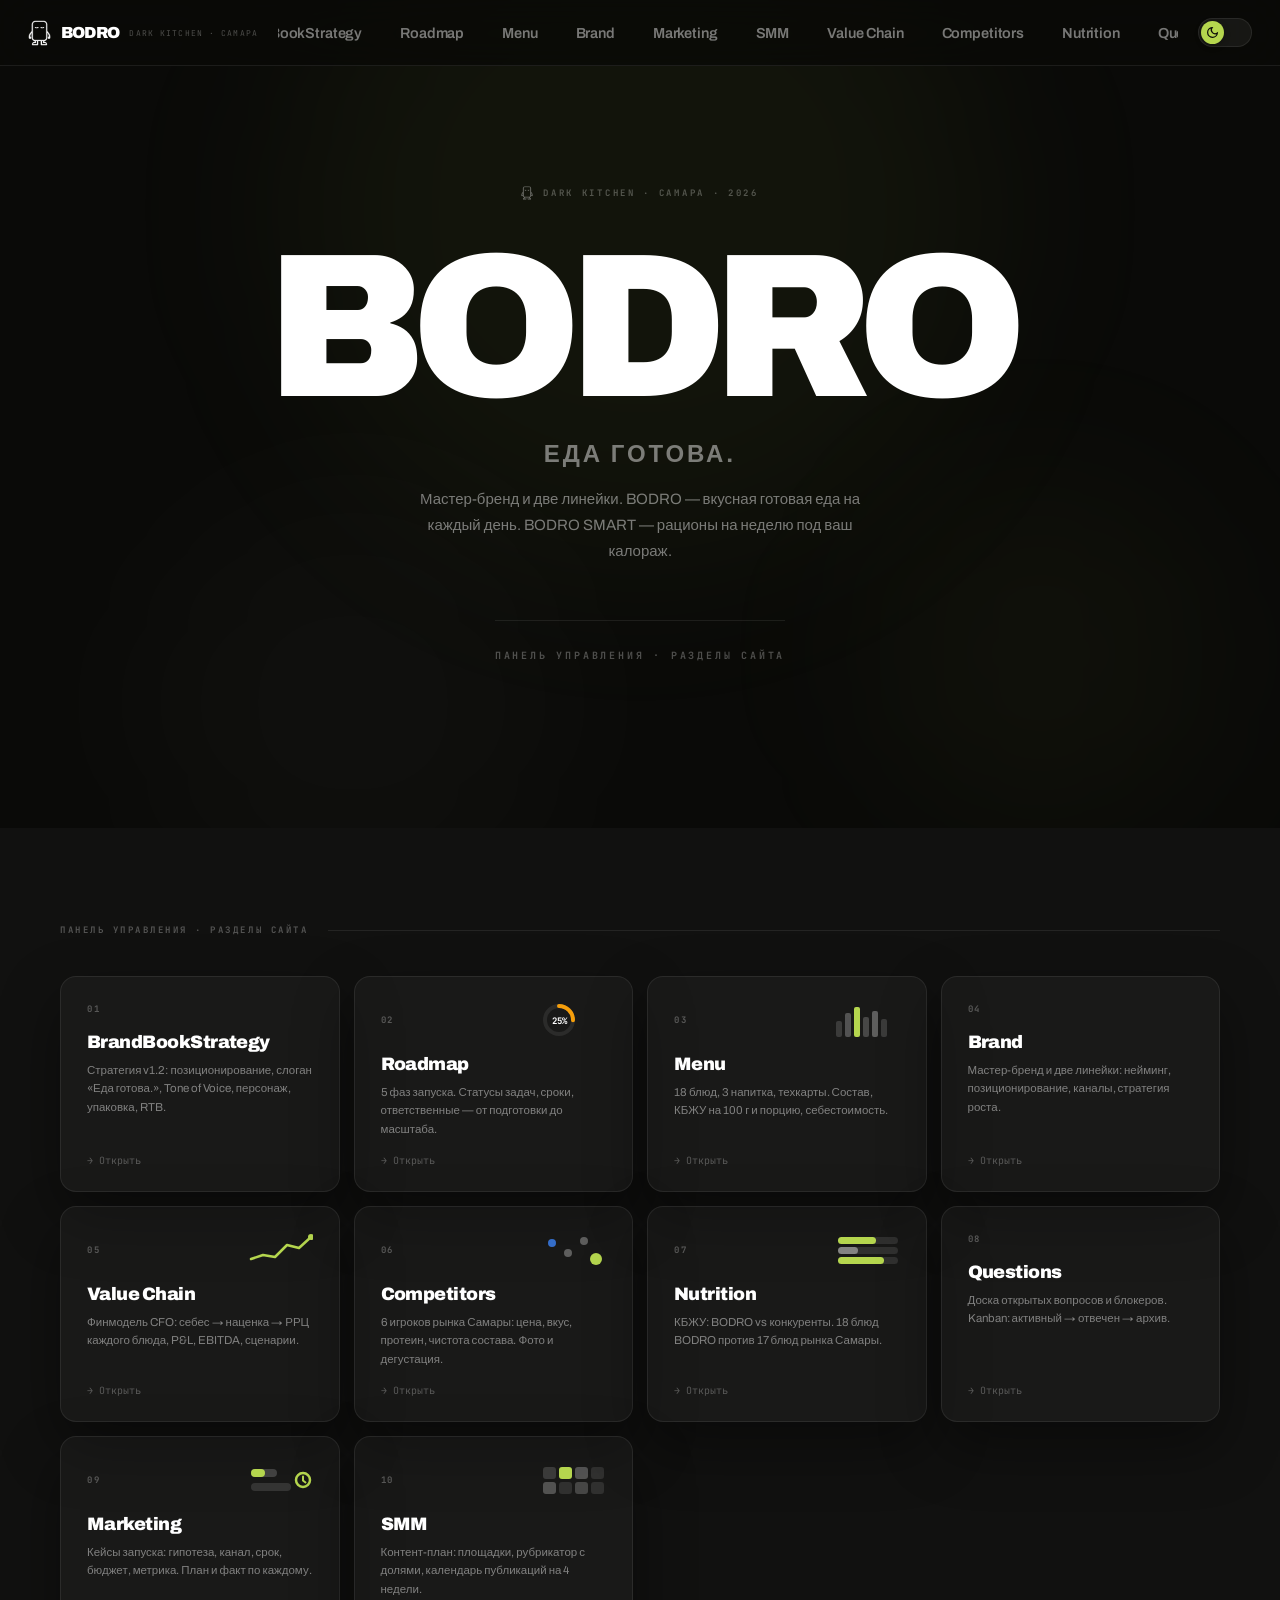
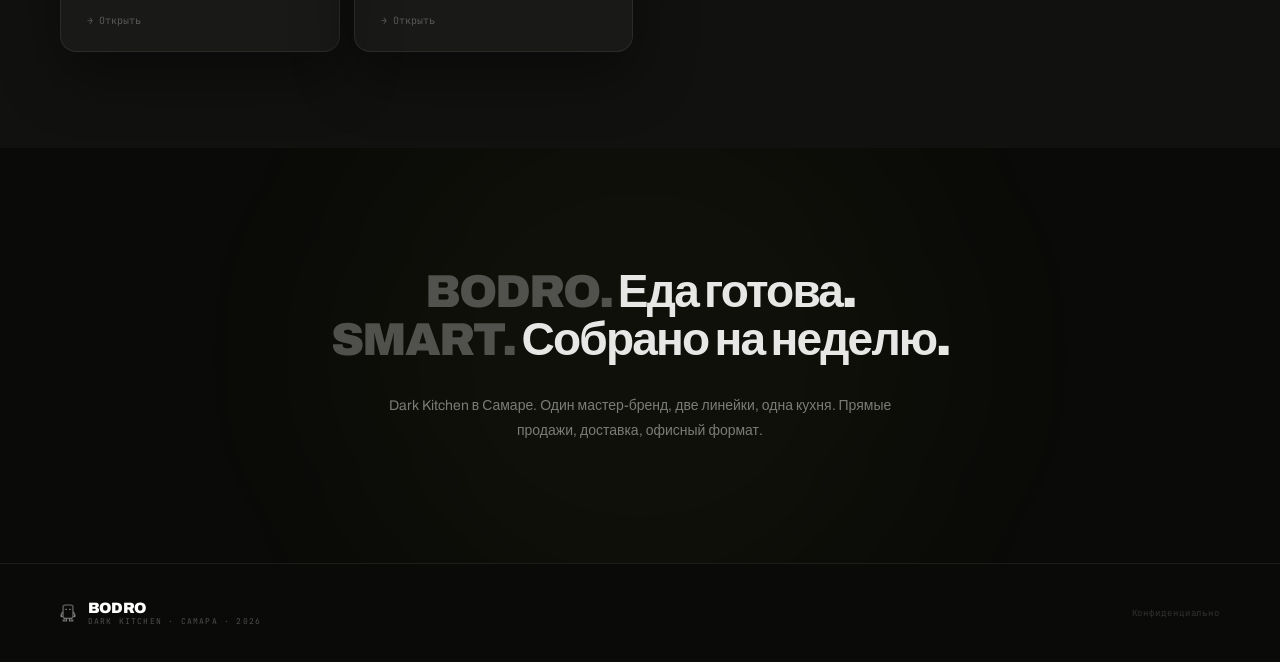
<file: index.html>
<!DOCTYPE html>
<html lang="ru">
<head>
<meta charset="UTF-8">
<meta name="viewport" content="width=device-width, initial-scale=1.0">
<link rel="stylesheet" href="site-nav.css">
<script src="site-nav.js" defer></script>
<script>(function(){if(localStorage.getItem('bodro-theme')==='light')document.documentElement.setAttribute('data-theme','light');})();</script>
<title>BODRO — Dark Kitchen · Самара</title>
<link rel="preconnect" href="https://fonts.googleapis.com">
<link href="https://fonts.googleapis.com/css2?family=Archivo:wght@300;400;500;600;700;900&family=JetBrains+Mono:wght@400;500;700&display=swap" rel="stylesheet">
<style>
*,*::before,*::after{box-sizing:border-box;margin:0;padding:0;}
html{scroll-behavior:smooth;overflow-x:hidden;}
:root{
  --black:#0A0A08;--black-2:#111110;--sand:#F2EDE5;--lime:#B5D64E;--white:#FFFFFF;--ink:#0A0A08;
  --line:rgba(255,255,255,.08);--sub:rgba(255,255,255,.45);--muted:rgba(255,255,255,.28);
  --glass:rgba(255,255,255,.035);--glass-2:rgba(255,255,255,.06);
  --red:#EF4444;--amber:#F59E0B;--green:#22C55E;--blue:#3B82F6;
  --gs:0 24px 60px rgba(0,0,0,.4);
  --mono:'JetBrains Mono',monospace;
  transition:background .25s,color .25s;
}
[data-theme="light"]{
  --black:#FFFFFF;--black-2:#F5F3EF;--white:#0A0A08;
  --line:rgba(10,10,8,.1);--sub:rgba(10,10,8,.55);--muted:rgba(10,10,8,.35);
  --glass:rgba(10,10,8,.03);--glass-2:rgba(10,10,8,.055);
  --gs:0 18px 40px rgba(10,10,8,.08);
}
body{font-family:'Archivo',sans-serif;background:var(--black);color:var(--white);overflow-x:hidden;transition:background .25s,color .25s;}
.u-nav{transition:background .25s,border-color .25s;}
[data-theme="light"] .u-nav{background:rgba(255,255,255,.85);}

/* ─ UNIVERSAL NAV ─ */
.u-nav{position:fixed;top:0;left:0;right:0;width:100%;max-width:100vw;overflow:hidden;z-index:900;height:66px;display:grid;grid-template-columns:auto 1fr auto;align-items:center;gap:20px;padding:0 28px;background:rgba(10,10,8,.85);backdrop-filter:blur(28px) saturate(200%);-webkit-backdrop-filter:blur(28px) saturate(200%);border-bottom:1px solid var(--line);}
.u-logo{display:flex;align-items:center;gap:10px;text-decoration:none;flex-shrink:0;}
.u-logo img{height:26px;width:auto;display:block;}
.u-wordmark{font-size:16px;font-weight:900;letter-spacing:-.04em;color:var(--white);}
.u-sub{font-family:var(--mono);font-size:8px;color:var(--muted);letter-spacing:.14em;text-transform:uppercase;white-space:nowrap;}
.u-links{min-width:0;display:flex;gap:4px;overflow-x:auto;scrollbar-width:none;-ms-overflow-style:none;justify-content:flex-start;}
.u-links::-webkit-scrollbar{display:none;}
.u-link{font-size:14.5px;font-weight:600;color:var(--sub);text-decoration:none;padding:10px 17px;border-radius:9px;transition:all .15s;letter-spacing:-.01em;white-space:nowrap;flex-shrink:0;}
.u-link:hover{color:var(--white);background:var(--glass-2);}
.u-link.active{color:var(--ink);background:var(--lime);}
@media(min-width:901px){.u-links{justify-content:center;}}

/* ─ THEME TOGGLE ─ */
.theme-toggle{position:relative;display:flex;align-items:center;width:54px;height:29px;border-radius:20px;background:var(--glass-2);border:1px solid var(--line);cursor:pointer;flex-shrink:0;padding:0;}
.tt-knob{position:absolute;top:2px;left:2px;width:23px;height:23px;border-radius:50%;background:var(--lime);display:flex;align-items:center;justify-content:center;transition:transform .25s cubic-bezier(.4,0,.2,1);box-shadow:0 2px 6px rgba(0,0,0,.25);}
.tt-knob svg{width:13px;height:13px;stroke:var(--ink);}
[data-theme="light"] .tt-knob{transform:translateX(25px);}

/* ─ HERO ─ */
.hero{
  min-height:92vh;display:flex;flex-direction:column;justify-content:center;align-items:center;
  text-align:center;padding:80px 40px 60px;position:relative;overflow:hidden;
  background:var(--black);
}
.hero-orb{position:absolute;border-radius:50%;pointer-events:none;filter:blur(90px);}
.orb1{width:700px;height:700px;background:rgba(181,214,78,.05);top:-140px;left:50%;transform:translateX(-50%);}
.orb2{width:450px;height:450px;background:rgba(242,237,229,.025);bottom:-100px;left:10%;}
.orb3{width:350px;height:350px;background:rgba(181,214,78,.035);bottom:0;right:5%;}

.hero-tag{font-family:var(--mono);font-size:9px;font-weight:700;letter-spacing:.3em;text-transform:uppercase;color:var(--muted);margin-bottom:44px;display:flex;align-items:center;gap:10px;}
.hero-tag img{height:14px;width:auto;opacity:.5;}
.hero-wordmark{font-size:clamp(100px,16vw,230px);font-weight:900;letter-spacing:-.07em;line-height:.82;position:relative;z-index:1;}
.hero-slogan{font-size:clamp(16px,2vw,24px);font-weight:700;letter-spacing:.12em;text-transform:uppercase;color:var(--sub);margin-top:28px;position:relative;z-index:1;}
.hero-desc{font-size:15px;color:var(--sub);line-height:1.75;max-width:480px;margin:18px auto 0;position:relative;z-index:1;}

.hero-eyebrow-bottom{font-family:var(--mono);font-size:10px;font-weight:700;letter-spacing:.28em;text-transform:uppercase;color:var(--muted);margin-top:56px;padding-top:28px;border-top:1px solid var(--line);position:relative;z-index:1;}

/* ─ DASHBOARD GRID ─ */
.pages-section{padding:96px 60px;background:var(--black-2);}
.pages-eyebrow{font-family:var(--mono);font-size:9px;font-weight:700;letter-spacing:.28em;text-transform:uppercase;color:var(--muted);display:flex;align-items:center;gap:20px;margin-bottom:40px;max-width:1400px;margin-left:auto;margin-right:auto;}
.pages-eyebrow::after{content:'';flex:1;height:1px;background:var(--line);}

.pages-grid{display:grid;grid-template-columns:repeat(4,1fr);gap:14px;max-width:1400px;margin:0 auto;}
.page-card{
  padding:26px 26px 24px;background:var(--glass);
  border:1px solid var(--line);border-radius:16px;
  text-decoration:none;color:var(--white);
  transition:background .2s,border-color .2s,transform .2s;
  display:flex;flex-direction:column;gap:0;
  position:relative;overflow:hidden;box-shadow:var(--gs);
}
.page-card:hover{background:var(--glass-2);border-color:rgba(255,255,255,.16);transform:translateY(-3px);}
.page-card::before{content:'';position:absolute;top:0;left:0;right:0;height:2px;background:var(--accent, rgba(255,255,255,.14));transform:scaleX(0);transition:transform .2s;transform-origin:left;}
.page-card:hover::before{transform:scaleX(1);}

.pc-top{display:flex;align-items:center;justify-content:space-between;margin-bottom:18px;}
.pc-num{font-family:var(--mono);font-size:9px;font-weight:700;letter-spacing:.2em;color:var(--muted);}
.pc-viz{height:34px;}
.pc-title{font-size:18px;font-weight:900;letter-spacing:-.03em;margin-bottom:8px;line-height:1.1;}
.pc-desc{font-size:11.5px;color:var(--sub);line-height:1.6;flex:1;margin-bottom:16px;}
.pc-arrow{font-family:var(--mono);font-size:10px;color:var(--muted);transition:color .2s;display:flex;align-items:center;gap:6px;}
.page-card:hover .pc-arrow{color:rgba(255,255,255,.7);}

.card-brand{--accent:rgba(242,237,229,.6);}
.card-lime{--accent:var(--lime);}
.card-white{--accent:rgba(255,255,255,.4);}
.card-blue{--accent:var(--blue);}
.card-amber{--accent:var(--amber);}

/* ─ MANIFESTO ─ */
.manifesto{padding:120px 60px;background:var(--black);position:relative;overflow:hidden;}
.manifesto-inner{max-width:880px;margin:0 auto;text-align:center;position:relative;z-index:1;}
.m-quote{font-size:clamp(26px,3.6vw,50px);font-weight:900;letter-spacing:-.04em;line-height:1.05;color:rgba(255,255,255,.9);}
.m-quote span{color:var(--muted);}
.m-sub{font-size:14px;color:var(--sub);margin-top:28px;line-height:1.8;max-width:560px;margin-left:auto;margin-right:auto;}

/* ─ FOOTER ─ */
footer{padding:36px 60px;border-top:1px solid var(--line);display:flex;align-items:center;justify-content:space-between;}
.ft-left{display:flex;align-items:center;gap:12px;}
.ft-left img{height:18px;width:auto;opacity:.6;}
.ft-logo{font-size:15px;font-weight:900;letter-spacing:-.04em;}
.ft-tag{font-family:var(--mono);font-size:8px;color:var(--muted);letter-spacing:.15em;text-transform:uppercase;}
.ft-right{font-family:var(--mono);font-size:9px;color:rgba(255,255,255,.16);letter-spacing:.1em;}

/* ─ ANIM ─ */
.au{opacity:0;transform:translateY(24px);transition:opacity .8s cubic-bezier(.16,1,.3,1),transform .8s cubic-bezier(.16,1,.3,1);}
.au.in{opacity:1;transform:none;}
.d1{transition-delay:.1s!important;}.d2{transition-delay:.2s!important;}.d3{transition-delay:.3s!important;}.d4{transition-delay:.4s!important;}.d5{transition-delay:.5s!important;}.d6{transition-delay:.6s!important;}.d7{transition-delay:.7s!important;}

@media(max-width:1100px){.pages-grid{grid-template-columns:1fr 1fr;}.pages-section,.manifesto{padding:72px 32px;}.hero{padding:80px 24px 48px;}.u-nav{padding:0 20px;}.u-sub{display:none;}}
@media(max-width:640px){.pages-grid{grid-template-columns:1fr;}}

/* ─ LIGHT THEME OVERRIDES ─ */
[data-theme="light"] .page-card:hover{border-color:rgba(10,10,8,.14);}
[data-theme="light"] .page-card::before{background:var(--accent, rgba(10,10,8,.12));}
[data-theme="light"] .page-card:hover .pc-arrow{color:rgba(10,10,8,.6);}
[data-theme="light"] .card-white{--accent:rgba(10,10,8,.3);}
[data-theme="light"] .m-quote{color:rgba(10,10,8,.85);}
[data-theme="light"] .ft-right{color:rgba(10,10,8,.2);}
[data-theme="light"] .pc-viz [fill="rgba(255,255,255,.15)"]{fill:rgba(10,10,8,.18);}
[data-theme="light"] .pc-viz [fill="rgba(255,255,255,.25)"]{fill:rgba(10,10,8,.28);}
[data-theme="light"] .pc-viz [fill="rgba(255,255,255,.2)"]{fill:rgba(10,10,8,.22);}
[data-theme="light"] .pc-viz [fill="rgba(255,255,255,.3)"]{fill:rgba(10,10,8,.32);}
[data-theme="light"] .pc-viz [fill="rgba(255,255,255,.1)"]{fill:rgba(10,10,8,.12);}
[data-theme="light"] .pc-viz [fill="rgba(255,255,255,.4)"]{fill:rgba(10,10,8,.4);}
[data-theme="light"] .pc-viz [stroke="rgba(255,255,255,.08)"]{stroke:rgba(10,10,8,.1);}
[data-theme="light"] .pc-viz text[fill="#fff"]{fill:#0A0A08;}
[data-theme="light"] .u-logo img,[data-theme="light"] .hero-tag img,[data-theme="light"] .ft-left img{filter:invert(1);}
</style>
</head>
<body>

<!-- NAV -->
<nav class="u-nav">
  <a href="index.html" class="u-logo">
    <img src="images/icon-mascot.png" alt="BODRO">
    <span class="u-wordmark">BODRO</span>
    <span class="u-sub">Dark Kitchen · Самара</span>
  </a>
  <div class="u-links">
    <a href="BrandBookStrategy.html" class="u-link">BrandBookStrategy</a>
    <a href="roadmap.html" class="u-link">Roadmap</a>
    <a href="menu.html" class="u-link">Menu</a>
    <a href="brand.html" class="u-link">Brand</a>
    <a href="marketing.html" class="u-link">Marketing</a>
    <a href="smm.html" class="u-link">SMM</a>
    <a href="valuechain.html" class="u-link">Value Chain</a>
    <a href="competitor-analysis.html" class="u-link">Competitors</a>
    <a href="nutrition-table.html" class="u-link">Nutrition</a>
    <a href="questions.html" class="u-link">Questions</a>
  </div>
  <button class="theme-toggle" id="themeToggle" aria-label="Переключить тему" onclick="toggleTheme()">
    <span class="tt-knob">
      <svg id="ttIconSun" viewBox="0 0 24 24" fill="none" stroke="currentColor" stroke-width="2.2" stroke-linecap="round" style="display:none"><circle cx="12" cy="12" r="4"/><path d="M12 2v2M12 20v2M4.93 4.93l1.4 1.4M17.66 17.66l1.4 1.4M2 12h2M20 12h2M4.93 19.07l1.4-1.4M17.66 6.34l1.4-1.4"/></svg>
      <svg id="ttIconMoon" viewBox="0 0 24 24" fill="none" stroke="currentColor" stroke-width="2.2" stroke-linecap="round"><path d="M21 12.79A9 9 0 1111.21 3 7 7 0 0021 12.79z"/></svg>
    </span>
  </button>
</nav>

<!-- HERO -->
<section class="hero">
  <div class="hero-orb orb1"></div>
  <div class="hero-orb orb2"></div>
  <div class="hero-orb orb3"></div>
  <div class="hero-tag au" id="t1"><img src="images/icon-mascot.png" alt="">Dark Kitchen · Самара · 2026</div>
  <div class="hero-wordmark au" id="t2">BODRO</div>
  <div class="hero-slogan au" id="t3">Еда готова.</div>
  <div class="hero-desc au" id="t4">Мастер-бренд и две линейки. BODRO — вкусная готовая еда на каждый день. BODRO SMART — рационы на неделю под ваш калораж.</div>
  <div class="hero-eyebrow-bottom au" id="t5">Панель управления · Разделы сайта</div>
</section>

<!-- PAGES -->
<section class="pages-section">
  <div class="pages-eyebrow">Панель управления · Разделы сайта</div>
  <div class="pages-grid">

    <a href="BrandBookStrategy.html" class="page-card card-brand au d1">
      <div class="pc-top"><div class="pc-num">01</div></div>
      <div class="pc-title">BrandBookStrategy</div>
      <div class="pc-desc">Стратегия v1.2: позиционирование, слоган «Еда готова.», Tone of Voice, персонаж, упаковка, RTB.</div>
      <div class="pc-arrow">→ Открыть</div>
    </a>

    <a href="roadmap.html" class="page-card card-amber au d3">
      <div class="pc-top"><div class="pc-num">02</div>
        <svg class="pc-viz" viewBox="0 0 64 34" fill="none"><circle cx="17" cy="17" r="14" stroke="rgba(255,255,255,.08)" stroke-width="4"/><circle cx="17" cy="17" r="14" stroke="#F59E0B" stroke-width="4" stroke-dasharray="88" stroke-dashoffset="66" stroke-linecap="round" transform="rotate(-90 17 17)"/><text x="17" y="21" text-anchor="middle" font-family="JetBrains Mono" font-size="9" fill="#fff" font-weight="700">25%</text></svg>
      </div>
      <div class="pc-title">Roadmap</div>
      <div class="pc-desc">5 фаз запуска. Статусы задач, сроки, ответственные — от подготовки до масштаба.</div>
      <div class="pc-arrow">→ Открыть</div>
    </a>

    <a href="menu.html" class="page-card card-white au d4">
      <div class="pc-top"><div class="pc-num">03</div>
        <svg class="pc-viz" viewBox="0 0 64 34" fill="none"><rect x="0" y="18" width="6" height="16" rx="2" fill="rgba(255,255,255,.15)"/><rect x="9" y="10" width="6" height="24" rx="2" fill="rgba(255,255,255,.25)"/><rect x="18" y="4" width="6" height="30" rx="2" fill="#B5D64E"/><rect x="27" y="14" width="6" height="20" rx="2" fill="rgba(255,255,255,.2)"/><rect x="36" y="8" width="6" height="26" rx="2" fill="rgba(255,255,255,.3)"/><rect x="45" y="16" width="6" height="18" rx="2" fill="rgba(255,255,255,.15)"/></svg>
      </div>
      <div class="pc-title">Menu</div>
      <div class="pc-desc">18 блюд, 3 напитка, техкарты. Состав, КБЖУ на 100 г и порцию, себестоимость.</div>
      <div class="pc-arrow">→ Открыть</div>
    </a>

    <a href="brand.html" class="page-card card-brand au d5">
      <div class="pc-top"><div class="pc-num">04</div></div>
      <div class="pc-title">Brand</div>
      <div class="pc-desc">Мастер-бренд и две линейки: нейминг, позиционирование, каналы, стратегия роста.</div>
      <div class="pc-arrow">→ Открыть</div>
    </a>

    <a href="valuechain.html" class="page-card card-lime au d6">
      <div class="pc-top"><div class="pc-num">05</div>
        <svg class="pc-viz" viewBox="0 0 64 34" fill="none"><path d="M2 26 L14 22 L26 24 L38 12 L50 15 L62 4" stroke="#B5D64E" stroke-width="2.5" fill="none" stroke-linecap="round" stroke-linejoin="round"/><circle cx="62" cy="4" r="3" fill="#B5D64E"/></svg>
      </div>
      <div class="pc-title">Value Chain</div>
      <div class="pc-desc">Финмодель CFO: себес → наценка → РРЦ каждого блюда, P&L, EBITDA, сценарии.</div>
      <div class="pc-arrow">→ Открыть</div>
    </a>

    <a href="competitor-analysis.html" class="page-card card-blue au d7">
      <div class="pc-top"><div class="pc-num">06</div>
        <svg class="pc-viz" viewBox="0 0 64 34" fill="none"><circle cx="10" cy="10" r="4" fill="#3B82F6" opacity=".8"/><circle cx="26" cy="20" r="4" fill="rgba(255,255,255,.3)"/><circle cx="42" cy="8" r="4" fill="rgba(255,255,255,.3)"/><circle cx="54" cy="26" r="6" fill="#B5D64E"/></svg>
      </div>
      <div class="pc-title">Competitors</div>
      <div class="pc-desc">6 игроков рынка Самары: цена, вкус, протеин, чистота состава. Фото и дегустация.</div>
      <div class="pc-arrow">→ Открыть</div>
    </a>

    <a href="nutrition-table.html" class="page-card card-white au d7">
      <div class="pc-top"><div class="pc-num">07</div>
        <svg class="pc-viz" viewBox="0 0 64 34" fill="none"><rect x="2" y="4" width="60" height="7" rx="3.5" fill="rgba(255,255,255,.1)"/><rect x="2" y="4" width="38" height="7" rx="3.5" fill="#B5D64E"/><rect x="2" y="14" width="60" height="7" rx="3.5" fill="rgba(255,255,255,.1)"/><rect x="2" y="14" width="20" height="7" rx="3.5" fill="rgba(255,255,255,.4)"/><rect x="2" y="24" width="60" height="7" rx="3.5" fill="rgba(255,255,255,.1)"/><rect x="2" y="24" width="46" height="7" rx="3.5" fill="#B5D64E"/></svg>
      </div>
      <div class="pc-title">Nutrition</div>
      <div class="pc-desc">КБЖУ: BODRO vs конкуренты. 18 блюд BODRO против 17 блюд рынка Самары.</div>
      <div class="pc-arrow">→ Открыть</div>
    </a>

    <a href="questions.html" class="page-card card-amber au d1">
      <div class="pc-top"><div class="pc-num">08</div></div>
      <div class="pc-title">Questions</div>
      <div class="pc-desc">Доска открытых вопросов и блокеров. Kanban: активный → отвечен → архив.</div>
      <div class="pc-arrow">→ Открыть</div>
    </a>

    <a href="marketing.html" class="page-card card-lime au d3">
      <div class="pc-top"><div class="pc-num">09</div>
        <svg class="pc-viz" viewBox="0 0 64 34" fill="none"><rect x="2" y="6" width="26" height="8" rx="4" fill="rgba(255,255,255,.18)"/><rect x="2" y="20" width="40" height="8" rx="4" fill="rgba(255,255,255,.12)"/><rect x="2" y="6" width="14" height="8" rx="4" fill="#B5D64E"/><circle cx="54" cy="17" r="7" stroke="#B5D64E" stroke-width="2.5"/><path d="M54 13.5v4l2.5 2" stroke="#B5D64E" stroke-width="2" stroke-linecap="round"/></svg>
      </div>
      <div class="pc-title">Marketing</div>
      <div class="pc-desc">Кейсы запуска: гипотеза, канал, срок, бюджет, метрика. План и факт по каждому.</div>
      <div class="pc-arrow">→ Открыть</div>
    </a>

    <a href="smm.html" class="page-card card-white au d4">
      <div class="pc-top"><div class="pc-num">10</div>
        <svg class="pc-viz" viewBox="0 0 64 34" fill="none"><rect x="1" y="4" width="13" height="12" rx="3" fill="rgba(255,255,255,.15)"/><rect x="17" y="4" width="13" height="12" rx="3" fill="#B5D64E"/><rect x="33" y="4" width="13" height="12" rx="3" fill="rgba(255,255,255,.25)"/><rect x="49" y="4" width="13" height="12" rx="3" fill="rgba(255,255,255,.1)"/><rect x="1" y="19" width="13" height="12" rx="3" fill="rgba(255,255,255,.25)"/><rect x="17" y="19" width="13" height="12" rx="3" fill="rgba(255,255,255,.1)"/><rect x="33" y="19" width="13" height="12" rx="3" fill="rgba(255,255,255,.2)"/><rect x="49" y="19" width="13" height="12" rx="3" fill="rgba(255,255,255,.1)"/></svg>
      </div>
      <div class="pc-title">SMM</div>
      <div class="pc-desc">Контент-план: площадки, рубрикатор с долями, календарь публикаций на 4 недели.</div>
      <div class="pc-arrow">→ Открыть</div>
    </a>

  </div>
</section>

<!-- MANIFESTO -->
<section class="manifesto">
  <div class="hero-orb" style="width:600px;height:600px;background:rgba(181,214,78,.03);top:50%;left:50%;transform:translate(-50%,-50%);"></div>
  <div class="manifesto-inner">
    <div class="m-quote au"><span>BODRO. </span>Еда готова.<br><span>SMART. </span>Собрано на неделю.</div>
    <div class="m-sub au d1">Dark Kitchen в Самаре. Один мастер-бренд, две линейки, одна кухня. Прямые продажи, доставка, офисный формат.</div>
  </div>
</section>

<!-- FOOTER -->
<footer>
  <div class="ft-left">
    <img src="images/icon-mascot.png" alt="">
    <div>
      <div class="ft-logo">BODRO</div>
      <div class="ft-tag">Dark Kitchen · Самара · 2026</div>
    </div>
  </div>
  <div class="ft-right">Конфиденциально</div>
</footer>

<script>
document.querySelectorAll('.u-link').forEach(l=>l.classList.remove('active'));
const io = new IntersectionObserver(e=>{e.forEach(x=>{if(x.isIntersecting){x.target.classList.add('in');io.unobserve(x.target);}});},{threshold:.07,rootMargin:'0px 0px -20px 0px'});
document.querySelectorAll('.au').forEach(el=>io.observe(el));
setTimeout(()=>{
  ['t1','t2','t3','t4','t5'].forEach((id,i)=>{
    const el=document.getElementById(id);
    if(el){setTimeout(()=>el.classList.add('in'),i*80);}
  });
},60);

function updateThemeIcon(){
  const isLight = document.documentElement.getAttribute('data-theme') === 'light';
  const sun = document.getElementById('ttIconSun'), moon = document.getElementById('ttIconMoon');
  if (sun && moon) { sun.style.display = isLight ? 'block' : 'none'; moon.style.display = isLight ? 'none' : 'block'; }
}
function toggleTheme(){
  const html = document.documentElement;
  const isLight = html.getAttribute('data-theme') === 'light';
  if (isLight) { html.removeAttribute('data-theme'); localStorage.setItem('bodro-theme','dark'); }
  else { html.setAttribute('data-theme','light'); localStorage.setItem('bodro-theme','light'); }
  updateThemeIcon();
}
updateThemeIcon();
</script>
</body>
</html>
</file>
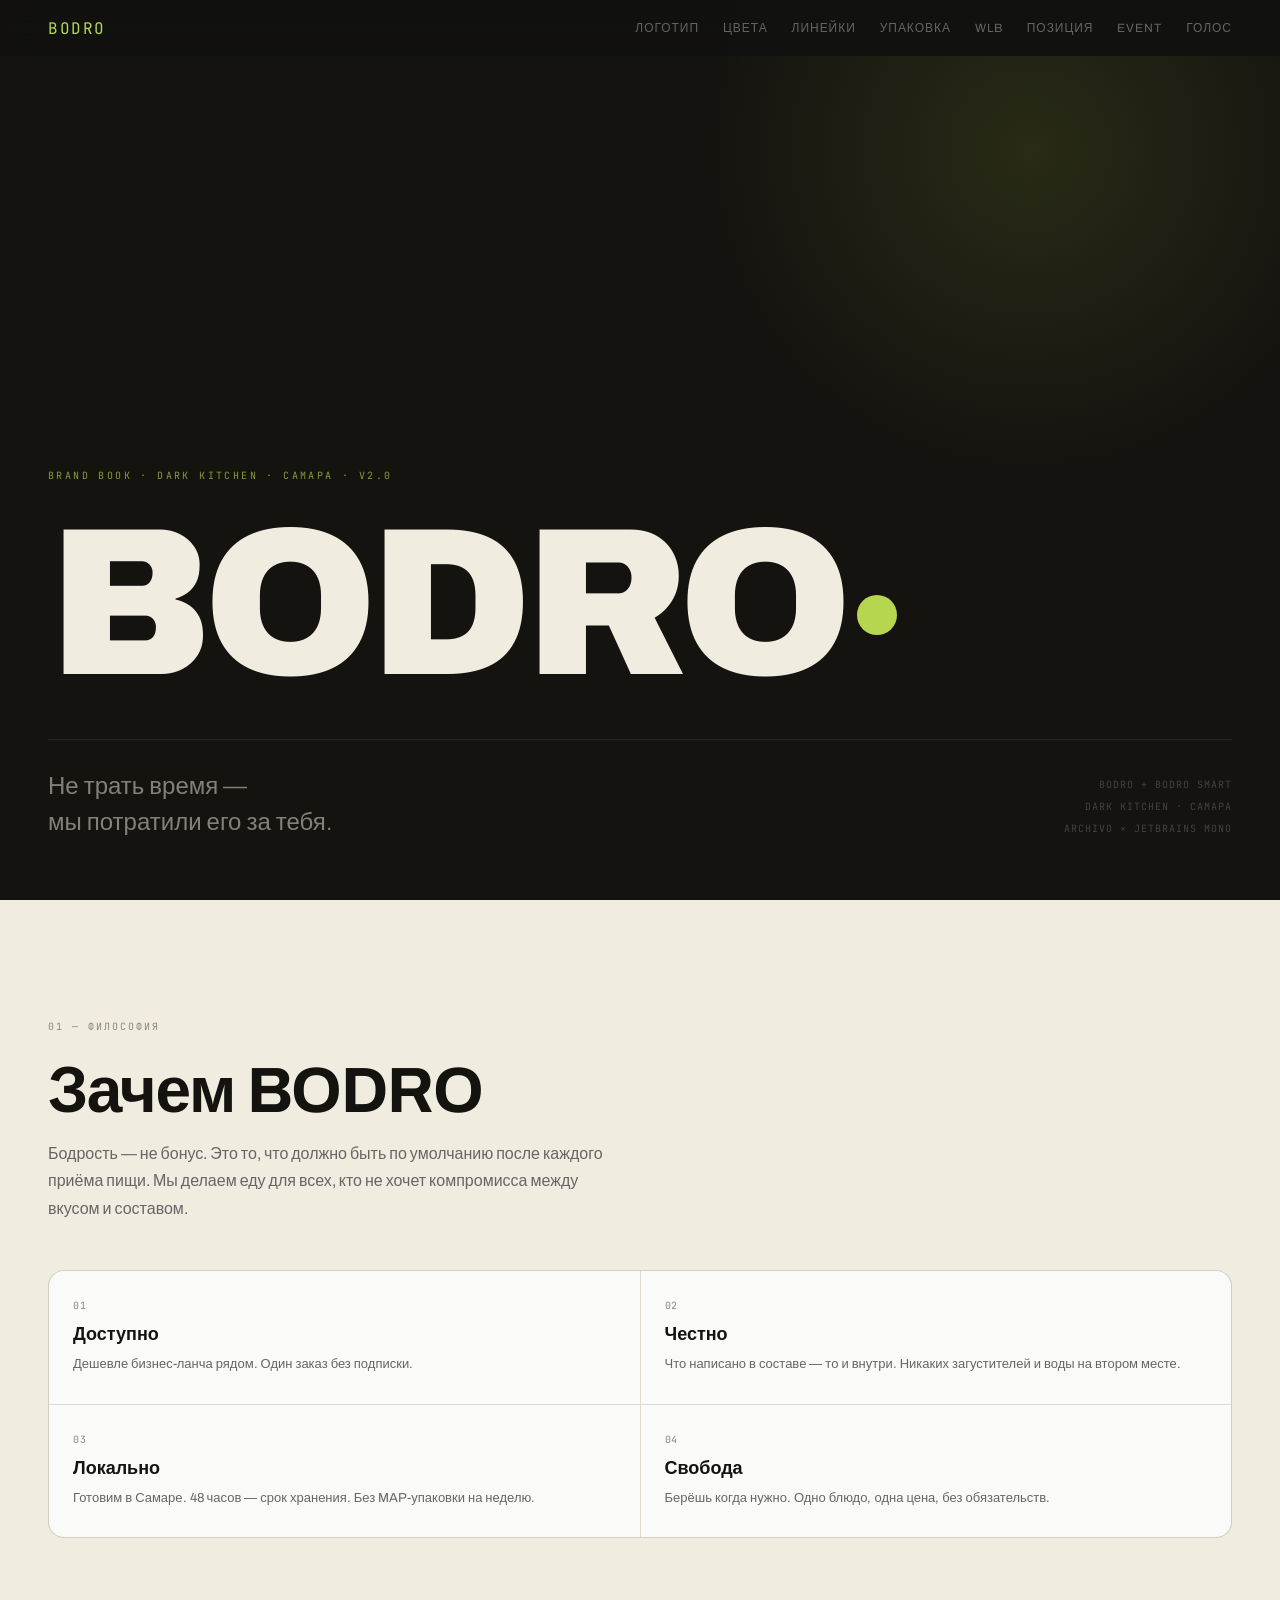
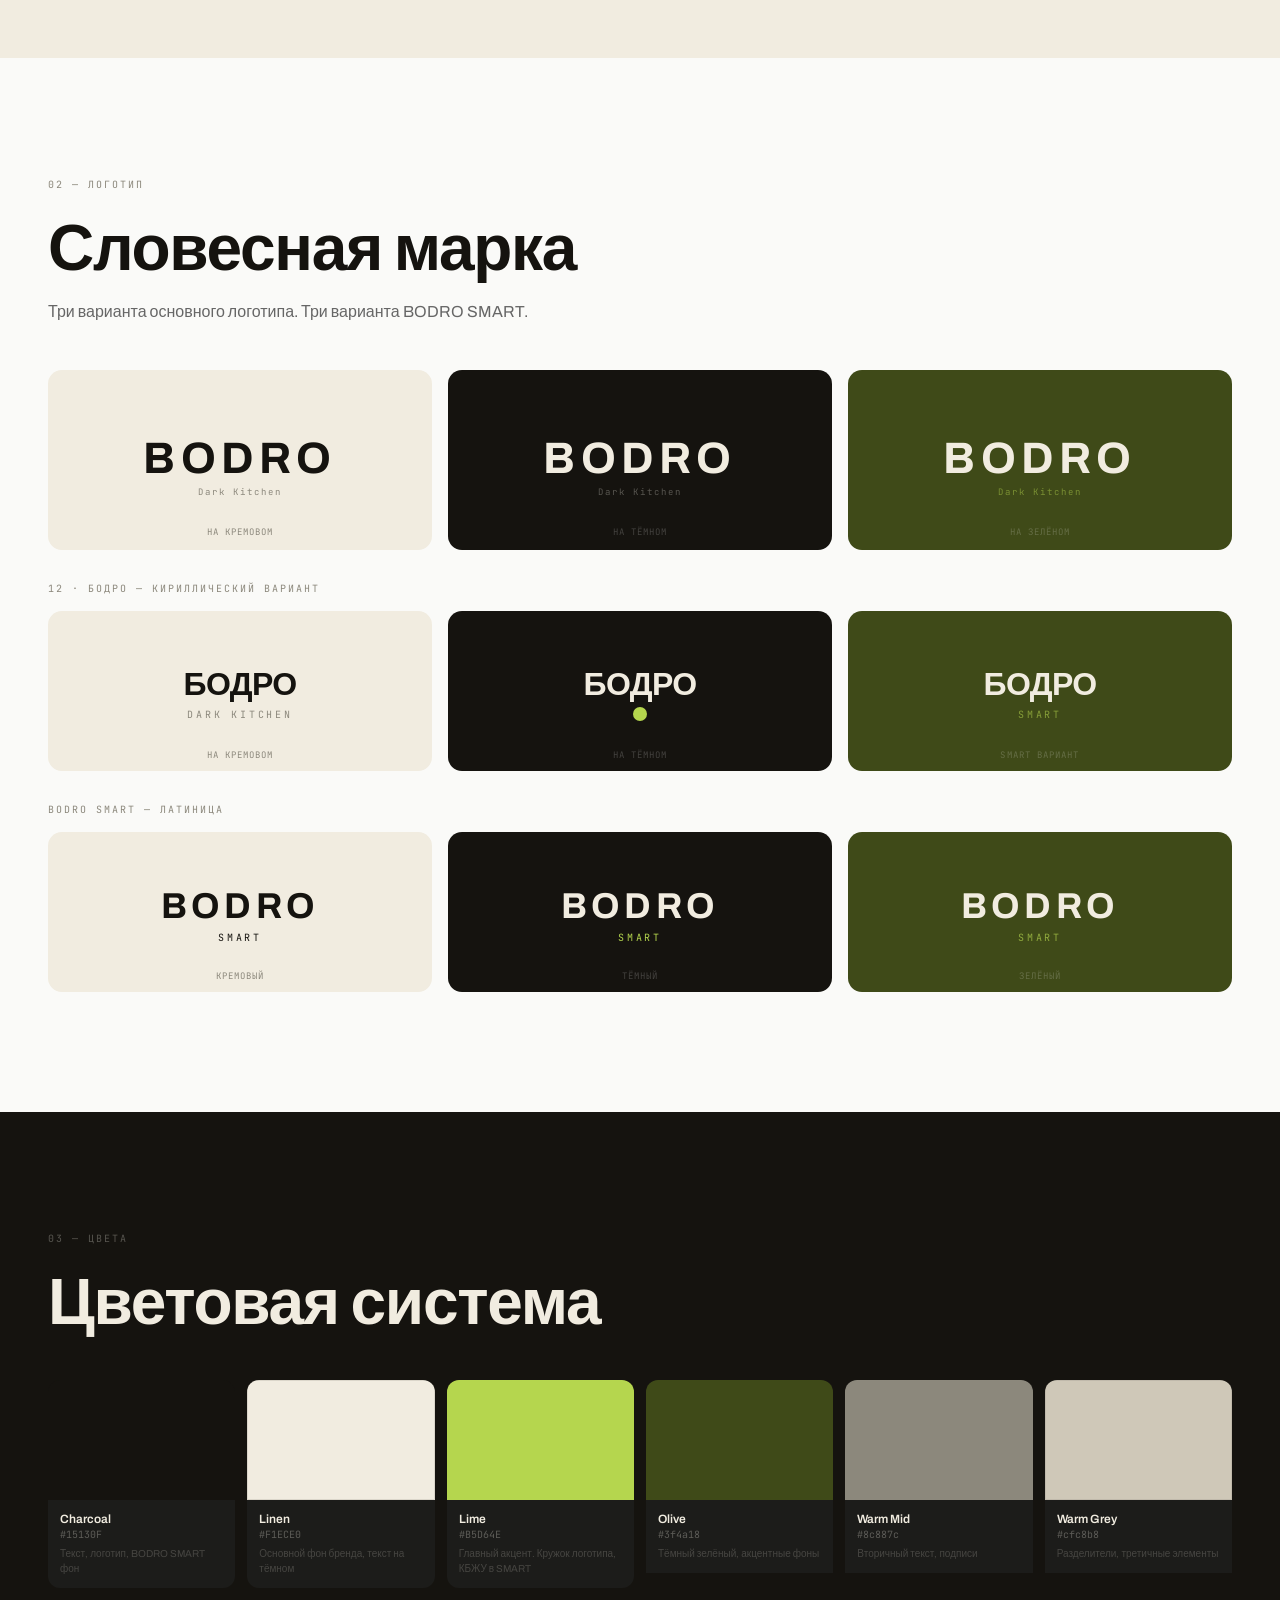
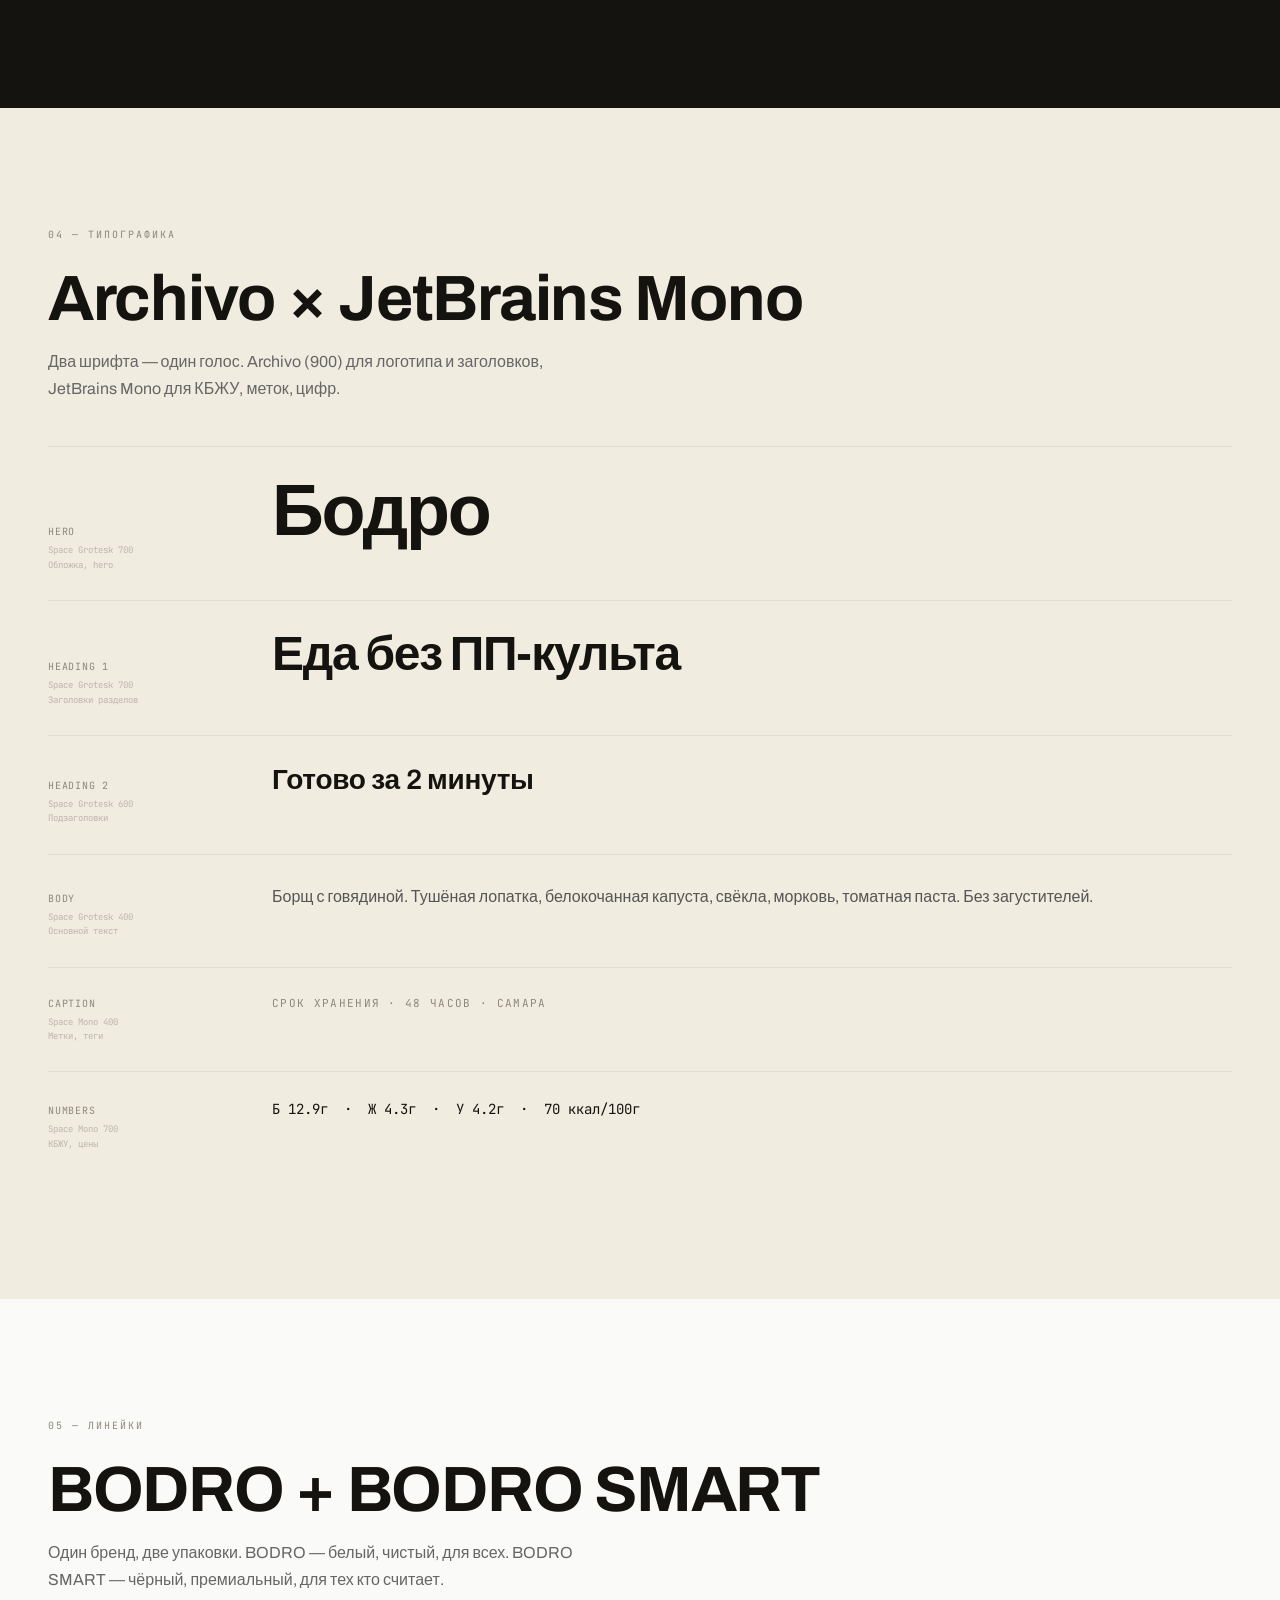
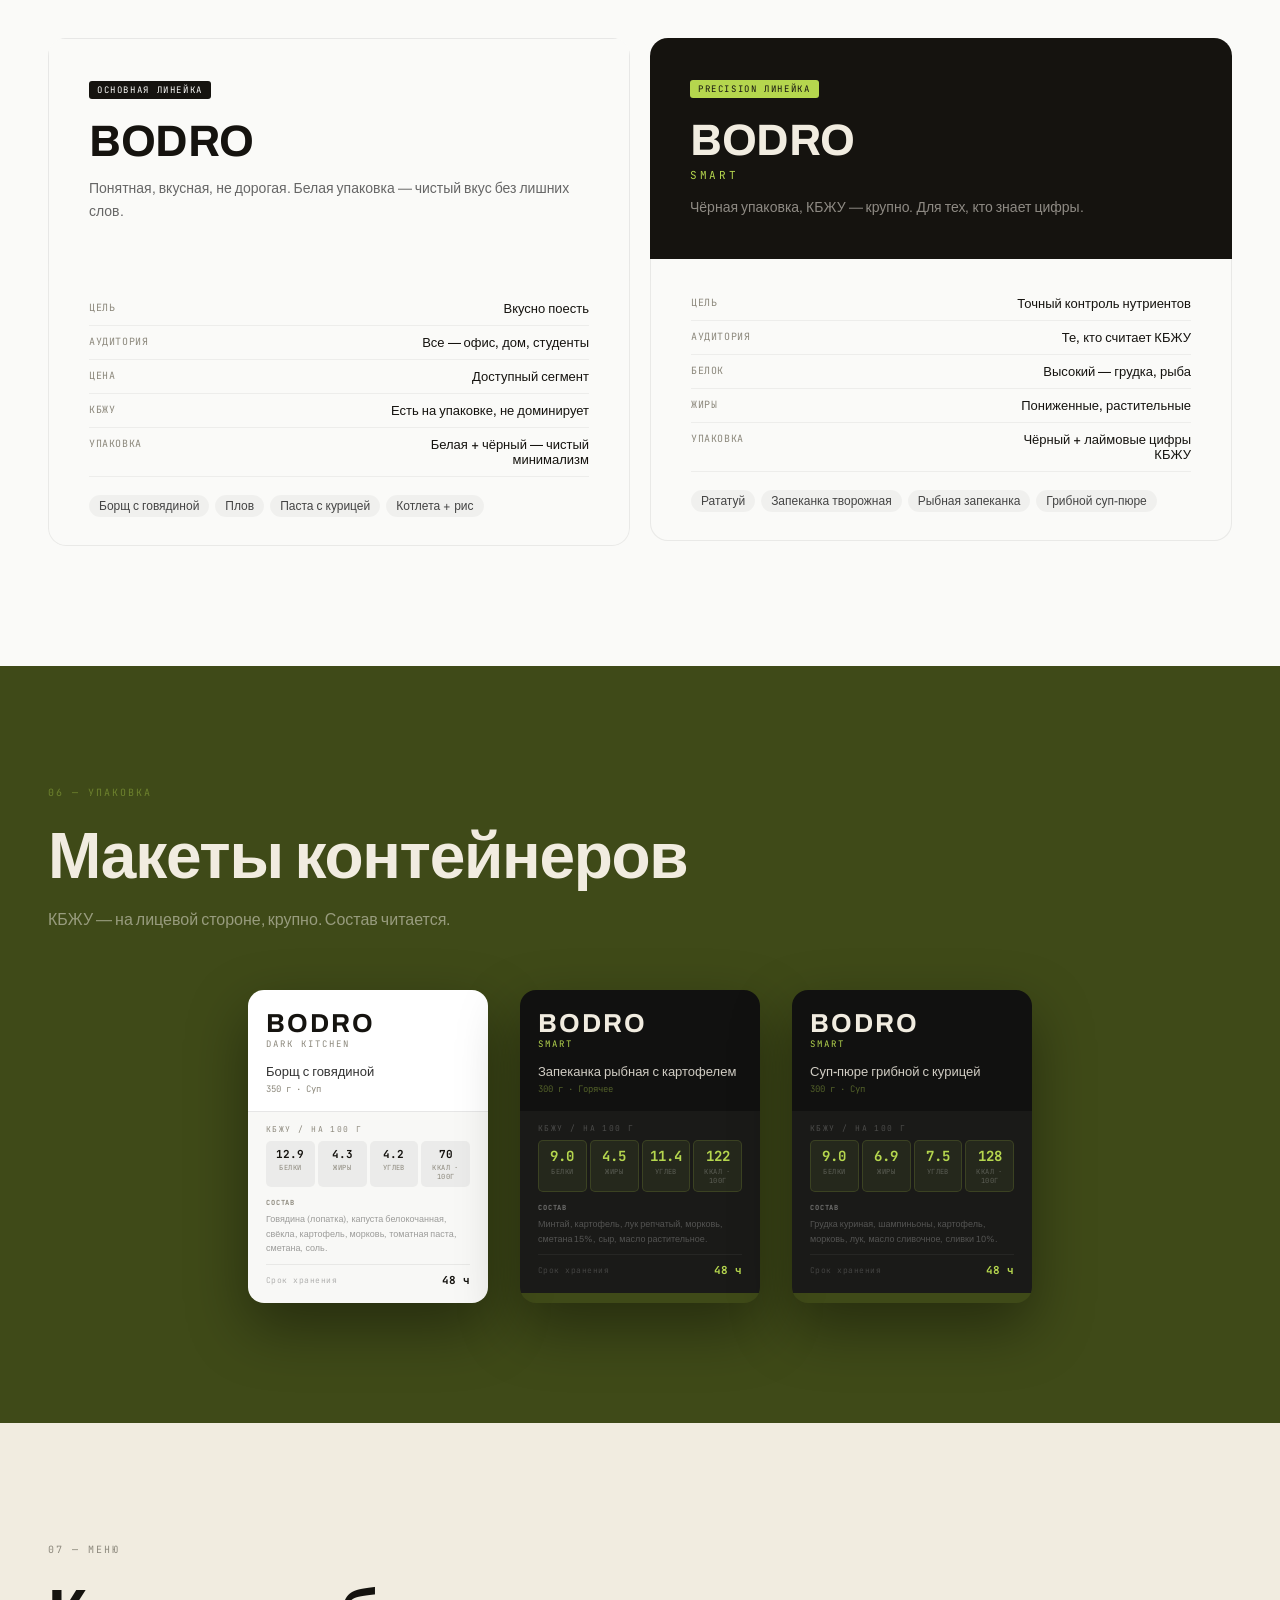
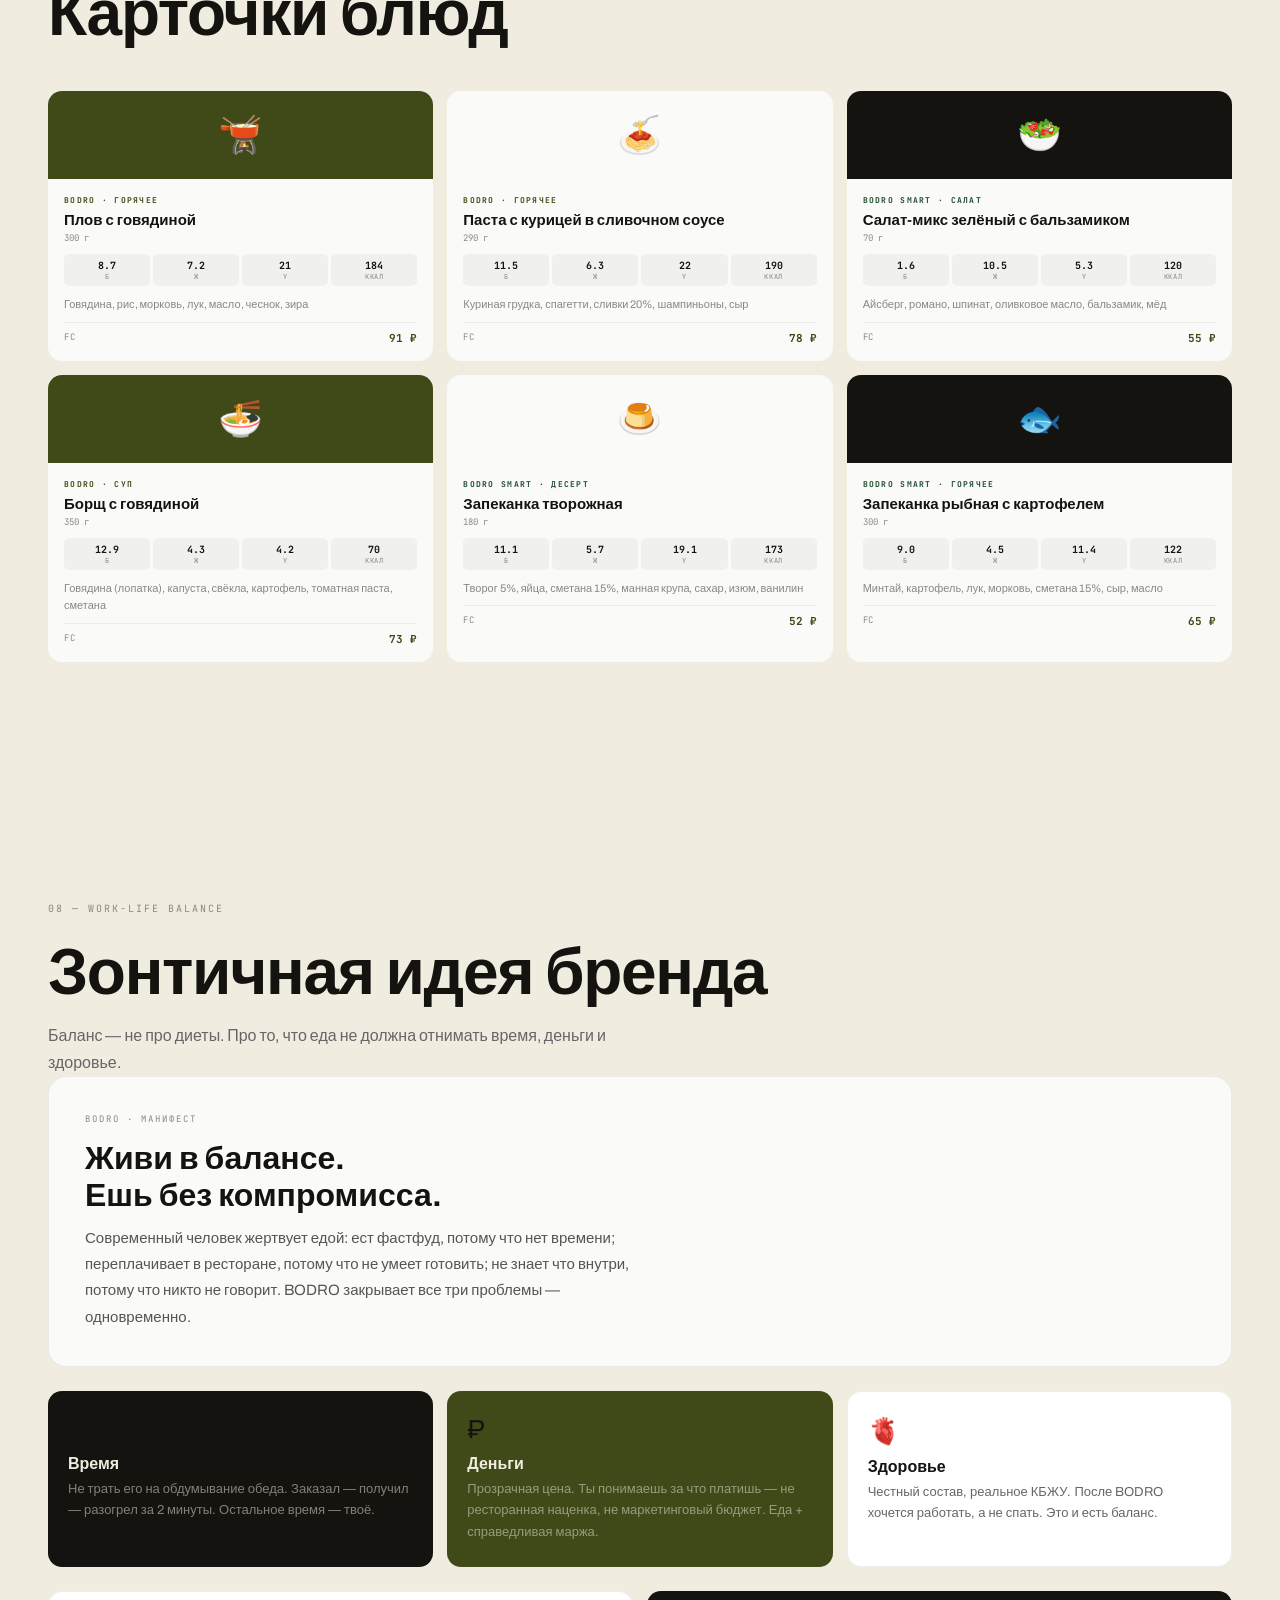
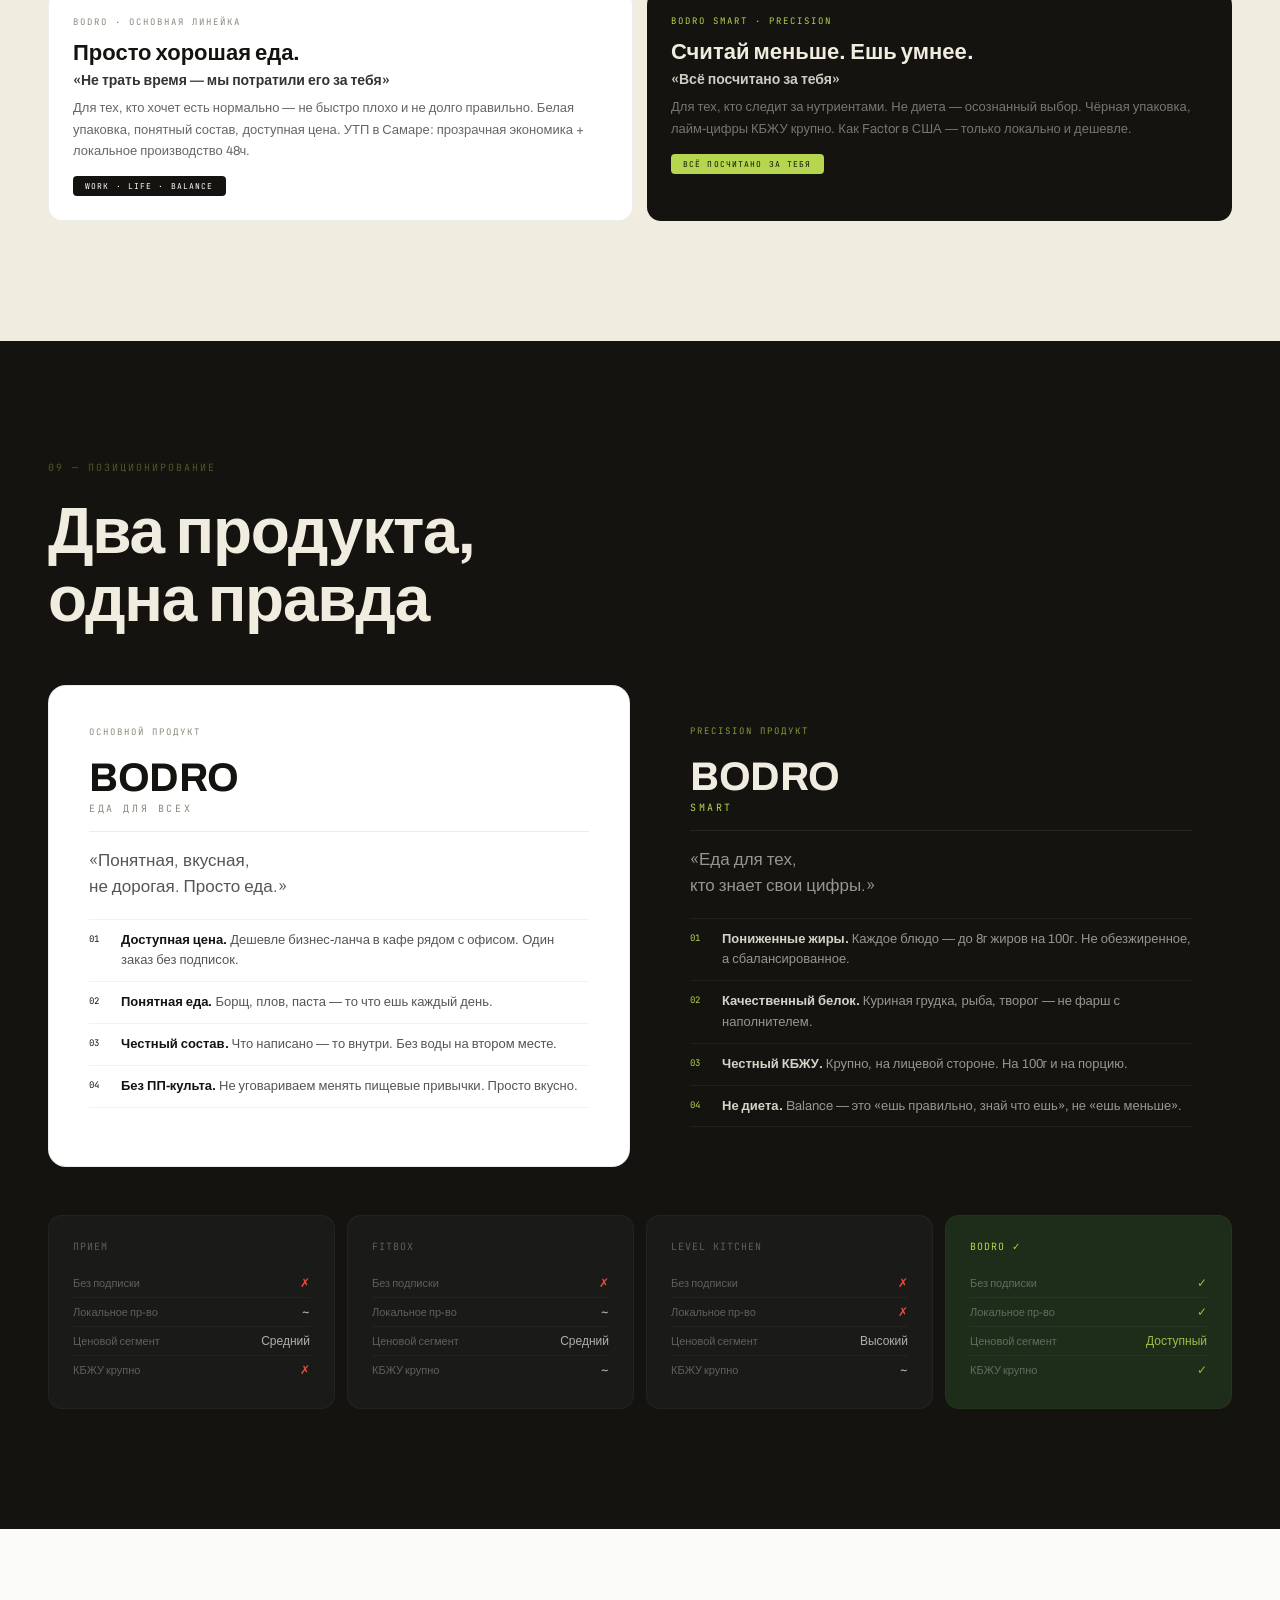
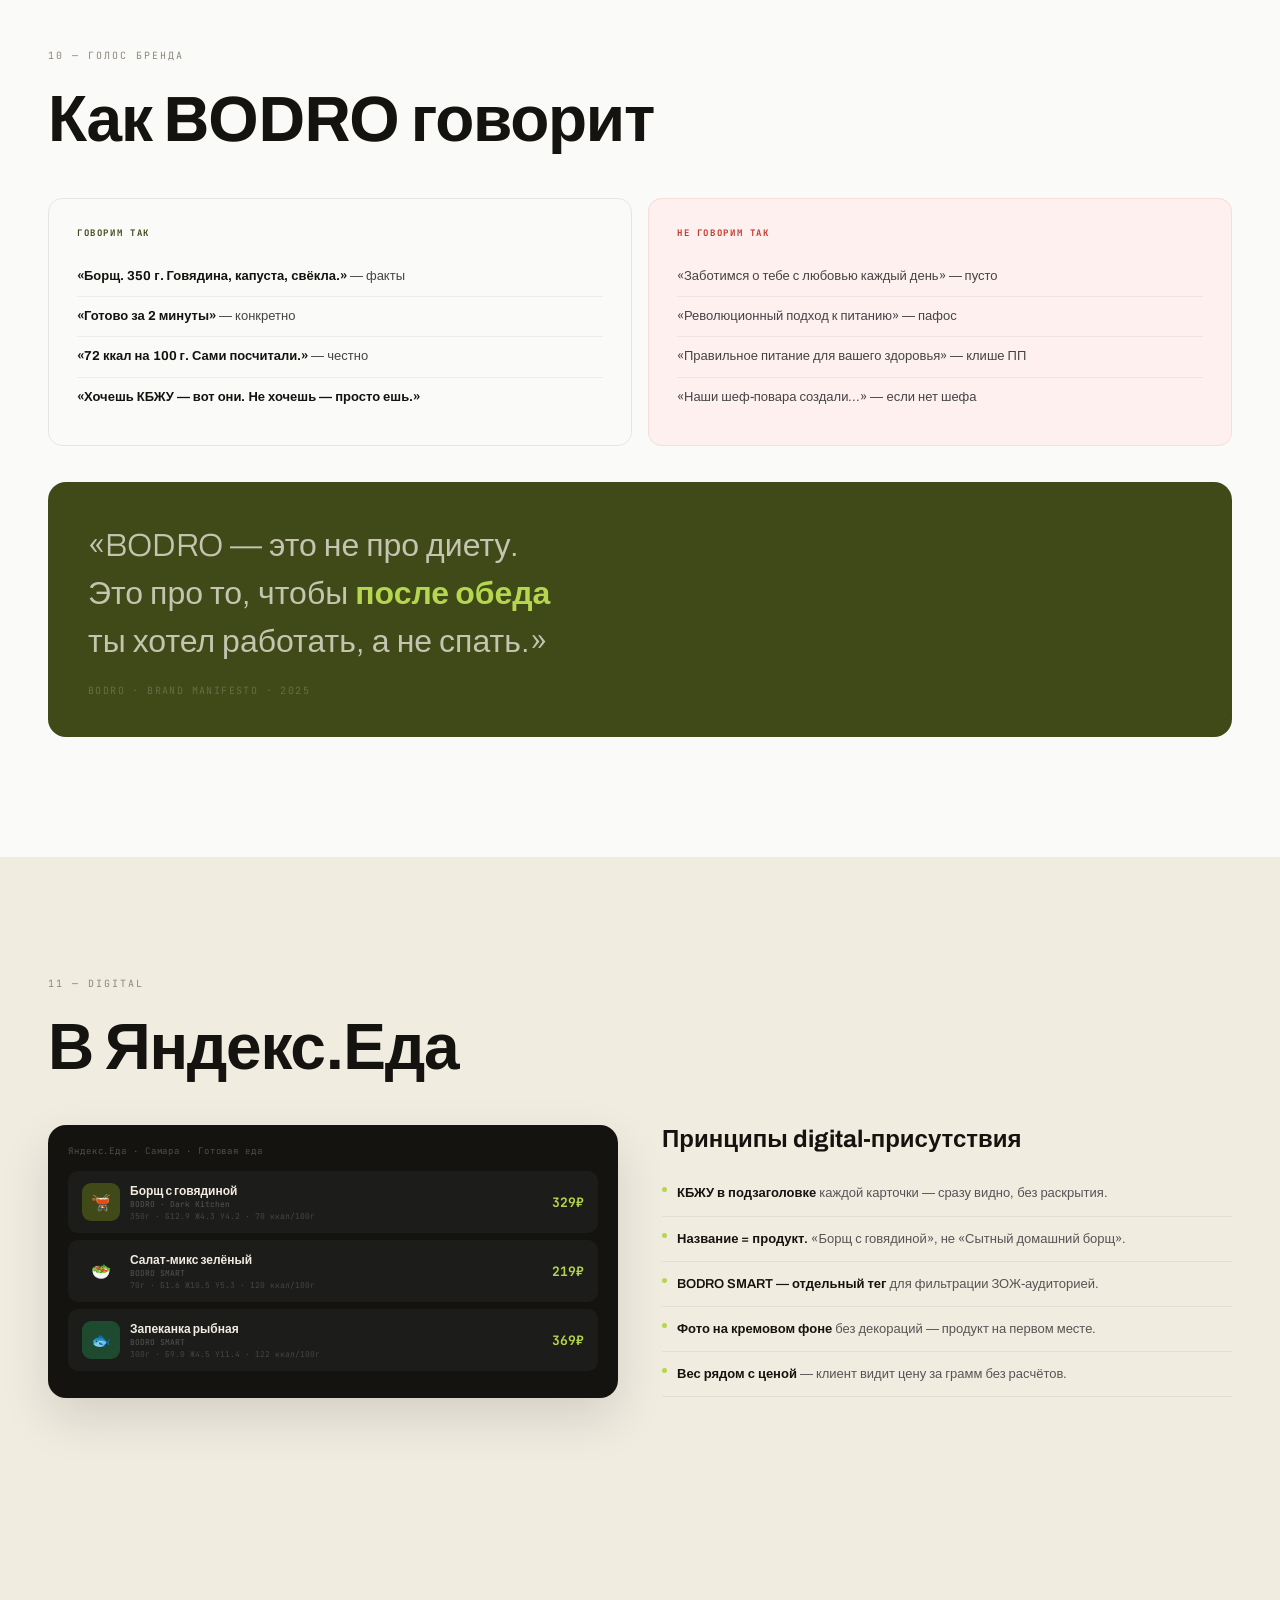
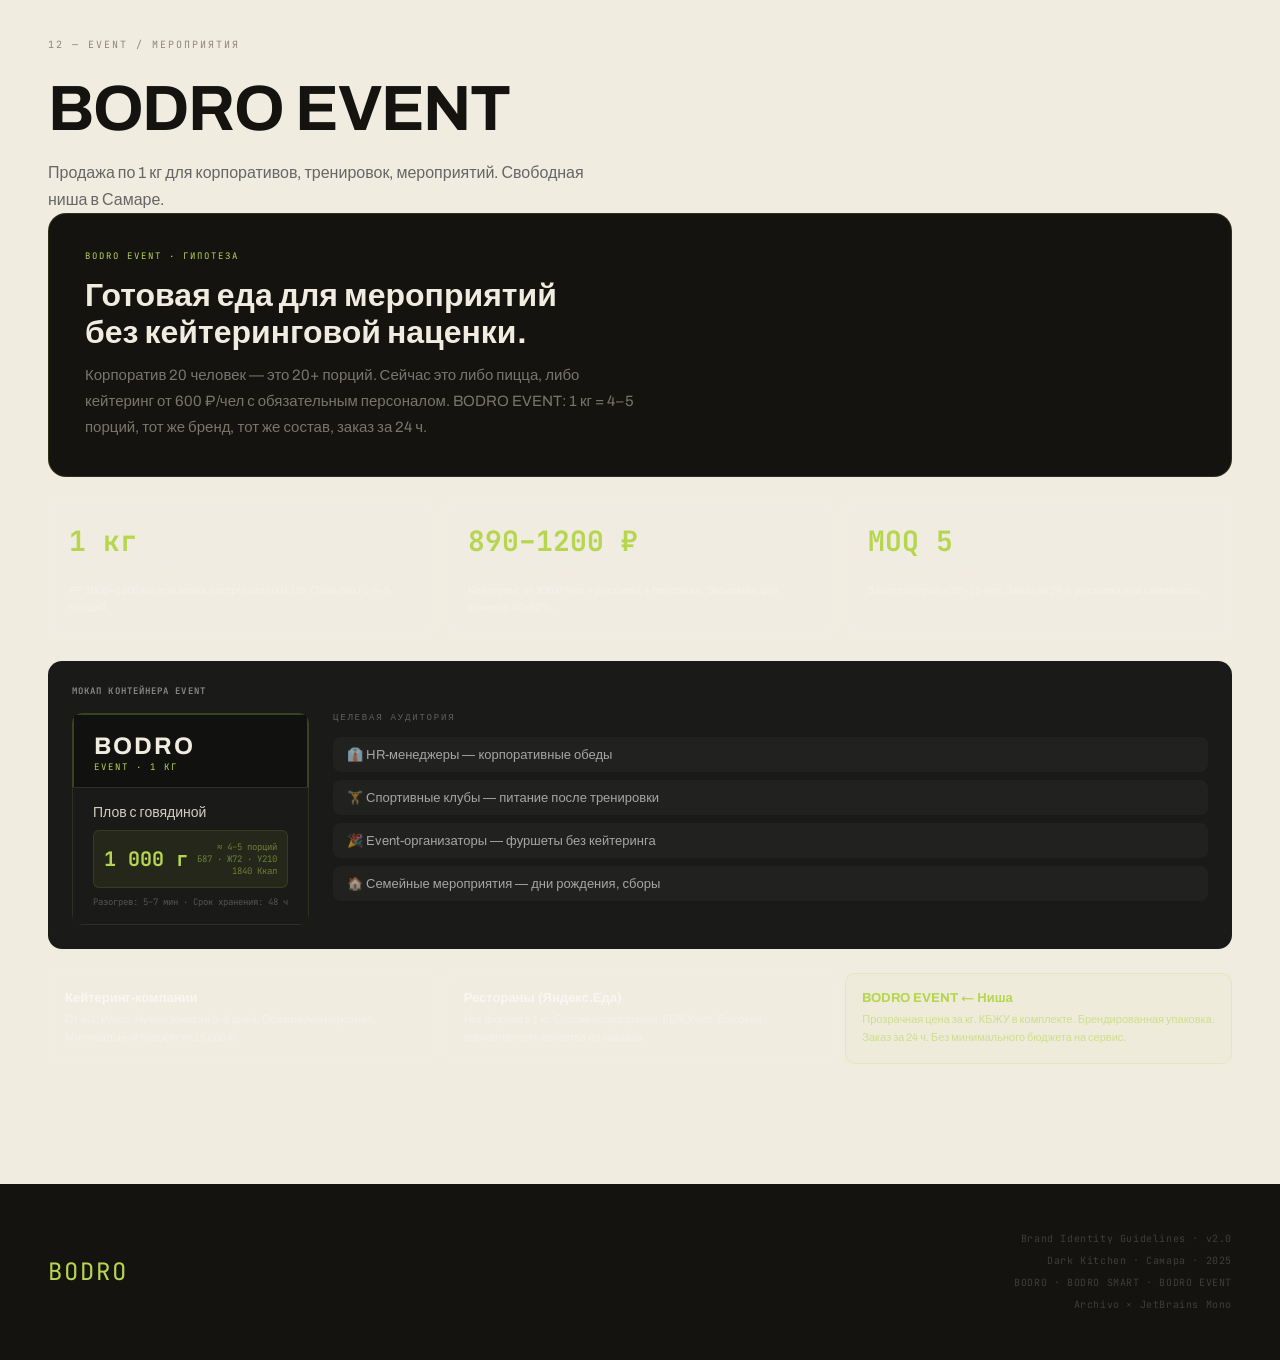
<file: BODRO_BrandBook.html>
<!DOCTYPE html>
<html lang="ru">
<head>
  <meta charset="UTF-8">
  <meta name="viewport" content="width=device-width, initial-scale=1.0">
  <title>BODRO — Brand Book v2</title>
  <link href="https://fonts.googleapis.com/css2?family=Archivo:wght@400;500;600;700;900&family=Archivo+Expanded:wght@700;900&family=JetBrains+Mono:wght@400;500;700&display=swap" rel="stylesheet">
  <style>
    *, *::before, *::after { box-sizing: border-box; margin: 0; padding: 0; }

    :root {
      --black:  #15130F;
      --cream:  #F1ECE0;
      --green:  #3f4a18;
      --lime:   #B5D64E;
      --mid:    #8c887c;
      --warm:   #cfc8b8;
      --dim:    #6f6c61;
      --white:  #FAFAF8;
    }

    html { scroll-behavior: smooth; }
    body { font-family: 'Archivo', sans-serif; background: var(--cream); color: var(--black); }

    /* NAV */
    nav {
      position: fixed; top: 0; left: 0; right: 0; z-index: 100;
      background: rgba(17,17,16,0.95); backdrop-filter: blur(12px);
      display: flex; align-items: center; justify-content: space-between;
      padding: 0 48px; height: 56px;
    }
    .nav-logo { font-family: 'JetBrains Mono', monospace; color: var(--lime); font-size: 16px; letter-spacing: 0.1em; }
    .nav-links { display: flex; gap: 24px; }
    .nav-links a { color: rgba(255,255,255,0.35); text-decoration: none; font-size: 12px; letter-spacing: 0.08em; transition: color .2s; text-transform: uppercase; }
    .nav-links a:hover { color: #fff; }

    /* SECTIONS */
    section { padding: 120px 48px; }
    .section-label {
      font-family: 'JetBrains Mono', monospace; font-size: 10px; letter-spacing: 0.2em;
      text-transform: uppercase; color: var(--mid); margin-bottom: 24px;
    }
    h2 { font-size: clamp(36px, 5.5vw, 64px); font-weight: 700; line-height: 1.05; letter-spacing: -0.02em; }
    p.lead { font-size: 16px; font-weight: 400; line-height: 1.7; color: #666; max-width: 560px; margin-top: 16px; }

    /* COVER */
    #cover {
      background: var(--black); color: var(--cream);
      min-height: 100vh; display: flex; flex-direction: column;
      justify-content: flex-end; padding: 80px 48px 60px;
      position: relative; overflow: hidden;
    }
    .cover-glow {
      position: absolute; top: -200px; right: -100px;
      width: 700px; height: 700px; border-radius: 50%;
      background: radial-gradient(circle, rgba(181,214,78,0.12) 0%, transparent 65%);
      pointer-events: none;
    }
    .cover-tag { font-family: 'JetBrains Mono', monospace; font-size: 10px; letter-spacing: 0.24em; text-transform: uppercase; color: var(--lime); margin-bottom: 28px; opacity: 0.7; }
    .cover-wordmark {
      font-family: 'Archivo', sans-serif;
      font-size: clamp(96px, 17vw, 210px); font-weight: 900; line-height: 0.9;
      letter-spacing: -0.04em; position: relative; z-index: 1;
    }
    .cover-wordmark span { color: var(--lime); }
    .cover-lime-dot {
      width: 40px; height: 40px; border-radius: 50%;
      background: var(--lime); display: inline-block;
      margin-left: 12px; vertical-align: middle; margin-bottom: 8px;
    }
    .cover-bottom {
      margin-top: 40px; display: flex; align-items: flex-end;
      justify-content: space-between; position: relative; z-index: 1;
      border-top: 1px solid rgba(242,237,227,0.08); padding-top: 28px;
    }
    .cover-claim { font-size: clamp(16px,2.2vw,24px); font-weight: 300; color: rgba(242,237,227,0.5); max-width: 400px; line-height: 1.5; }
    .cover-meta p { font-family: 'JetBrains Mono', monospace; font-size: 10px; color: rgba(255,255,255,0.2); letter-spacing: 0.1em; line-height: 2.2; text-align: right; }

    /* PHILOSOPHY */
    #philosophy { background: var(--cream); }
    .pillars { display: grid; grid-template-columns: 1fr 1fr; gap: 1px; background: rgba(17,17,16,0.07); border: 1px solid rgba(17,17,16,0.07); border-radius: 16px; overflow: hidden; margin-top: 48px; }
    .pillar { padding: 28px 24px; background: var(--white); }
    .pillar-num { font-family: 'JetBrains Mono', monospace; font-size: 10px; color: var(--mid); margin-bottom: 12px; letter-spacing: 0.08em; }
    .pillar h3 { font-size: 18px; font-weight: 600; margin-bottom: 8px; }
    .pillar p { font-size: 13px; line-height: 1.75; color: #666; }

    /* LOGO */
    #logo { background: var(--white); }
    .logo-wordmarks { display: grid; grid-template-columns: repeat(3,1fr); gap: 16px; margin-top: 44px; }
    .logo-cell {
      border-radius: 14px; display: flex; flex-direction: column;
      align-items: center; justify-content: center;
      padding: 44px 24px 32px; min-height: 180px; position: relative;
    }
    .logo-cell.on-cream  { background: var(--cream); }
    .logo-cell.on-dark   { background: var(--black); }
    .logo-cell.on-green  { background: var(--green); }
    .wordmark {
      font-size: 44px; font-weight: 700; letter-spacing: 0.12em;
      text-transform: uppercase;
    }
    .on-cream .wordmark  { color: var(--black); }
    .on-dark  .wordmark  { color: var(--cream); }
    .on-green .wordmark  { color: var(--cream); }
    .wm-sub {
      font-family: 'JetBrains Mono', monospace; font-size: 9px;
      letter-spacing: 0.22em; margin-top: 4px;
    }
    .on-cream  .wm-sub { color: var(--mid); }
    .on-dark   .wm-sub { color: rgba(242,237,227,0.3); }
    .on-green  .wm-sub { color: rgba(181,214,78,0.5); }
    .logo-cell-label {
      position: absolute; bottom: 12px; left: 0; right: 0; text-align: center;
      font-family: 'JetBrains Mono', monospace; font-size: 9px; letter-spacing: 0.12em; text-transform: uppercase;
    }
    .on-cream  .logo-cell-label { color: var(--mid); }
    .on-dark   .logo-cell-label,
    .on-green  .logo-cell-label { color: rgba(255,255,255,0.2); }

    /* SMART variant cells */
    .logo-balance-row { display: grid; grid-template-columns: repeat(3,1fr); gap: 16px; margin-top: 16px; }
    .lb-cell {
      border-radius: 14px; display: flex; flex-direction: column;
      align-items: center; justify-content: center;
      padding: 36px 24px 30px; min-height: 160px; position: relative;
    }
    .lb-cell.on-cream  { background: var(--cream); }
    .lb-cell.on-dark   { background: var(--black); }
    .lb-cell.on-green  { background: var(--green); }
    .lb-main { font-size: 36px; font-weight: 700; letter-spacing: 0.12em; text-transform: uppercase; }
    .on-cream .lb-main { color: var(--black); }
    .on-dark  .lb-main { color: var(--cream); }
    .on-green .lb-main { color: var(--cream); }
    .lb-sub { font-family: 'JetBrains Mono', monospace; font-size: 10px; letter-spacing: 0.28em; text-transform: uppercase; margin-top: 5px; }
    .on-cream .lb-sub  { color: var(--black); }
    .on-dark  .lb-sub  { color: var(--lime); }
    .on-green .lb-sub  { color: rgba(181,214,78,0.7); }
    .lb-cell .logo-cell-label { position: absolute; bottom: 10px; }
    .on-cream .lb-cell .logo-cell-label { color: var(--mid); }

    /* COLORS */
    #colors { background: var(--black); color: var(--cream); }
    #colors .section-label { color: rgba(242,237,227,0.3); }
    #colors h2 { color: var(--cream); }
    .palette { display: grid; grid-template-columns: repeat(6,1fr); gap: 12px; margin-top: 44px; }
    .swatch { border-radius: 12px; overflow: hidden; }
    .swatch-color { height: 120px; }
    .swatch-info { padding: 12px; background: #1C1C1A; }
    .swatch-name { font-size: 12px; font-weight: 600; color: var(--cream); margin-bottom: 2px; }
    .swatch-hex { font-family: 'JetBrains Mono', monospace; font-size: 10px; color: rgba(242,237,227,0.3); }
    .swatch-use { font-size: 10px; color: rgba(242,237,227,0.2); margin-top: 5px; line-height: 1.5; }

    /* TYPOGRAPHY */
    #typography { background: var(--cream); }
    .type-grid { margin-top: 44px; }
    .type-row {
      display: grid; grid-template-columns: 200px 1fr;
      gap: 24px; align-items: baseline;
      padding: 28px 0; border-top: 1px solid rgba(17,17,16,0.07);
    }
    .type-meta-name { font-family: 'JetBrains Mono', monospace; font-size: 10px; color: var(--mid); text-transform: uppercase; letter-spacing: 0.08em; }
    .type-meta-spec { font-family: 'JetBrains Mono', monospace; font-size: 9px; color: rgba(136,130,128,0.5); margin-top: 5px; line-height: 1.6; }
    .t-hero  { font-size: 72px; font-weight: 700; letter-spacing: -0.03em; line-height: 1; }
    .t-h1    { font-size: 48px; font-weight: 700; letter-spacing: -0.025em; line-height: 1.05; }
    .t-h2    { font-size: 28px; font-weight: 600; letter-spacing: -0.01em; }
    .t-body  { font-size: 16px; font-weight: 400; line-height: 1.75; color: #555; }
    .t-cap   { font-family: 'JetBrains Mono', monospace; font-size: 11px; letter-spacing: 0.12em; text-transform: uppercase; color: var(--mid); }
    .t-num   { font-family: 'JetBrains Mono', monospace; font-size: 14px; }

    /* LINES */
    #lines { background: var(--white); }
    .lines-grid { display: grid; grid-template-columns: 1fr 1fr; gap: 20px; margin-top: 44px; }
    .line-card { border-radius: 18px; overflow: hidden; }
    .line-header { padding: 40px; }
    .lh-main  { background: var(--white); border: 1px solid rgba(17,17,16,0.08); border-bottom: none; }
    .lh-smart { background: var(--black); }
    .line-badge {
      display: inline-block; font-family: 'JetBrains Mono', monospace;
      font-size: 9px; font-weight: 400; letter-spacing: 0.18em;
      text-transform: uppercase; padding: 3px 8px; border-radius: 3px; margin-bottom: 20px;
    }
    .lh-main  .line-badge { background: var(--black); color: var(--white); }
    .lh-smart .line-badge { background: var(--lime); color: var(--black); }
    .line-name { font-size: 44px; font-weight: 700; letter-spacing: -0.01em; line-height: 1; margin-bottom: 6px; }
    .lh-main  .line-name { color: var(--black); }
    .lh-smart .line-name { color: var(--cream); }
    .line-sub { font-family: 'JetBrains Mono', monospace; font-size: 11px; letter-spacing: 0.24em; text-transform: uppercase; }
    .lh-main  .line-sub { color: var(--mid); }
    .lh-smart .line-sub { color: var(--lime); }
    .line-tagline { font-size: 14px; font-weight: 400; line-height: 1.7; margin-top: 14px; }
    .lh-main  .line-tagline { color: #666; }
    .lh-smart .line-tagline { color: rgba(242,237,227,0.55); }
    .line-body { padding: 28px 40px; border: 1px solid rgba(17,17,16,0.07); border-top: none; border-radius: 0 0 18px 18px; background: var(--white); }
    .line-attr-item { display: flex; justify-content: space-between; padding: 9px 0; border-bottom: 1px solid rgba(17,17,16,0.05); font-size: 13px; }
    .line-attr-item:last-child { border-bottom: none; }
    .attr-k { color: var(--mid); font-family: 'JetBrains Mono', monospace; font-size: 10px; letter-spacing: 0.06em; text-transform: uppercase; }
    .attr-v { font-weight: 500; text-align: right; max-width: 200px; }
    .line-tags { display: flex; flex-wrap: wrap; gap: 6px; margin-top: 18px; }
    .tag { font-size: 12px; padding: 4px 10px; background: rgba(17,17,16,0.04); border-radius: 100px; color: #444; }

    /* PACKAGING */
    #packaging { background: var(--green); color: var(--cream); }
    #packaging .section-label { color: rgba(181,214,78,0.4); }
    #packaging h2 { color: var(--cream); }
    .packaging-stage { display: flex; justify-content: center; gap: 32px; flex-wrap: wrap; margin-top: 56px; }
    .pkg { width: 240px; border-radius: 16px; overflow: hidden; box-shadow: 0 24px 60px rgba(0,0,0,0.4); }
    .pkg-top { padding: 20px 18px 16px; }
    /* BODRO main = белый + чёрный, чистый */
    .pt-main  { background: #FFFFFF; border-bottom: 1px solid rgba(17,17,16,0.1); }
    /* BODRO SMART = почти чёрный, КБЖУ доминирует */
    .pt-smart { background: #111110; }

    .pkg-brand { font-size: 26px; font-weight: 700; letter-spacing: 0.08em; line-height: 1; }
    .pt-main  .pkg-brand { color: var(--black); }
    .pt-smart .pkg-brand { color: var(--cream); }
    .pkg-line { font-family: 'JetBrains Mono', monospace; font-size: 9px; letter-spacing: 0.22em; text-transform: uppercase; margin-top: 2px; }
    .pt-main  .pkg-line { color: var(--mid); }
    .pt-smart .pkg-line { color: var(--lime); }
    .pkg-dish { font-size: 13px; font-weight: 500; line-height: 1.35; margin-top: 14px; }
    .pt-main  .pkg-dish { color: #333; }
    .pt-smart .pkg-dish { color: rgba(242,237,227,0.85); }
    .pkg-weight { font-family: 'JetBrains Mono', monospace; font-size: 9px; margin-top: 2px; }
    .pt-main  .pkg-weight { color: var(--mid); }
    .pt-smart .pkg-weight { color: rgba(181,214,78,0.4); }

    .pkg-body { padding: 12px 18px 16px; }
    .pt-main  + .pkg-body { background: #F8F8F6; }
    .pt-smart + .pkg-body { background: #1A1A18; }

    .kbzhu-title { font-family: 'JetBrains Mono', monospace; font-size: 8px; letter-spacing: 0.18em; text-transform: uppercase; margin-bottom: 7px; }
    .pt-main  + .pkg-body .kbzhu-title { color: var(--mid); }
    .pt-smart + .pkg-body .kbzhu-title { color: rgba(255,255,255,0.22); }

    /* BODRO SMART — КБЖУ крупнее, ярче */
    .kbzhu-row { display: grid; grid-template-columns: repeat(4,1fr); gap: 3px; margin-bottom: 10px; }
    .kc { border-radius: 5px; padding: 6px 3px; text-align: center; }
    .pt-main  + .pkg-body .kc { background: rgba(17,17,16,0.05); }
    .pt-smart + .pkg-body .kc { background: rgba(181,214,78,0.08); border: 1px solid rgba(181,214,78,0.15); }

    .kc-v { font-family: 'JetBrains Mono', monospace; font-weight: 700; display: block; }
    .pt-main  + .pkg-body .kc-v { font-size: 11px; color: var(--black); }
    .pt-smart + .pkg-body .kc-v { font-size: 14px; color: var(--lime); }

    .kc-k { font-family: 'JetBrains Mono', monospace; font-size: 7px; text-transform: uppercase; letter-spacing: 0.06em; display: block; margin-top: 2px; }
    .pt-main  + .pkg-body .kc-k { color: var(--mid); }
    .pt-smart + .pkg-body .kc-k { color: rgba(255,255,255,0.25); }

    .pkg-ingr { font-size: 9px; line-height: 1.65; }
    .pt-main  + .pkg-body .pkg-ingr { color: rgba(17,17,16,0.4); }
    .pt-smart + .pkg-body .pkg-ingr { color: rgba(255,255,255,0.25); }

    .ingr-label { font-family: 'JetBrains Mono', monospace; font-size: 7px; text-transform: uppercase; letter-spacing: 0.12em; font-weight: 700; margin-bottom: 3px; }
    .pt-main  + .pkg-body .ingr-label { color: var(--mid); }
    .pt-smart + .pkg-body .ingr-label { color: rgba(255,255,255,0.38); }

    .pkg-shelf { display: flex; justify-content: space-between; align-items: center; margin-top: 8px; padding-top: 8px; }
    .pt-main  + .pkg-body .pkg-shelf { border-top: 1px solid rgba(17,17,16,0.07); }
    .pt-smart + .pkg-body .pkg-shelf { border-top: 1px solid rgba(255,255,255,0.05); }
    .shelf-t { font-family: 'JetBrains Mono', monospace; font-size: 8px; letter-spacing: 0.06em; }
    .pt-main  + .pkg-body .shelf-t { color: rgba(17,17,16,0.3); }
    .pt-smart + .pkg-body .shelf-t { color: rgba(255,255,255,0.18); }
    .shelf-v { font-family: 'JetBrains Mono', monospace; font-size: 11px; font-weight: 700; }
    .pt-main  + .pkg-body .shelf-v { color: var(--black); }
    .pt-smart + .pkg-body .shelf-v { color: var(--lime); }

    /* MENU */
    #menu { background: var(--cream); }
    .menu-grid { display: grid; grid-template-columns: repeat(3,1fr); gap: 14px; margin-top: 44px; }
    .dish-card { background: var(--white); border-radius: 14px; overflow: hidden; }
    .dish-img { height: 88px; display: flex; align-items: center; justify-content: center; font-size: 36px; }
    .di-green { background: var(--green); }
    .di-light { background: var(--light); }
    .di-black { background: var(--black); }
    .dish-body { padding: 16px; }
    .dish-line-tag { font-family: 'JetBrains Mono', monospace; font-size: 8px; font-weight: 700; letter-spacing: 0.16em; text-transform: uppercase; margin-bottom: 6px; }
    .dlt-main    { color: var(--green); }
    .dlt-smart { color: #1E4A2F; }
    .dish-name { font-size: 15px; font-weight: 600; line-height: 1.25; margin-bottom: 2px; }
    .dish-w { font-family: 'JetBrains Mono', monospace; font-size: 9px; color: var(--mid); margin-bottom: 10px; }
    .macros { display: grid; grid-template-columns: repeat(4,1fr); gap: 3px; margin-bottom: 10px; }
    .mc { background: rgba(17,17,16,0.04); border-radius: 5px; padding: 5px 3px; text-align: center; }
    .mc-v { font-family: 'JetBrains Mono', monospace; font-size: 10px; font-weight: 700; display: block; }
    .mc-k { font-family: 'JetBrains Mono', monospace; font-size: 7px; text-transform: uppercase; letter-spacing: 0.08em; color: var(--mid); display: block; }
    .dish-ingr { font-size: 11px; color: #888; line-height: 1.6; margin-bottom: 8px; }
    .dish-fc { display: flex; justify-content: space-between; font-size: 11px; padding-top: 8px; border-top: 1px solid rgba(17,17,16,0.05); }
    .fc-l { color: var(--mid); font-family: 'JetBrains Mono', monospace; text-transform: uppercase; letter-spacing: 0.08em; font-size: 9px; }
    .fc-v { font-family: 'JetBrains Mono', monospace; font-weight: 700; color: var(--green); }

    /* POSITIONING */
    #positioning { background: var(--black); color: var(--cream); }
    #positioning .section-label { color: rgba(181,214,78,0.35); }
    #positioning h2 { color: var(--cream); }
    .pos-two-col { display: grid; grid-template-columns: 1fr 1fr; gap: 20px; margin-top: 52px; }
    .pos-card { border-radius: 18px; padding: 40px; }
    .pos-main  { background: #FFFFFF; border: 1px solid rgba(17,17,16,0.08); }
    .pos-smart { background: var(--black); }
    .pos-tag { font-family: 'JetBrains Mono', monospace; font-size: 9px; letter-spacing: 0.22em; text-transform: uppercase; margin-bottom: 20px; }
    .pos-main  .pos-tag { color: var(--mid); }
    .pos-smart .pos-tag { color: var(--lime); opacity: 0.7; }
    .pos-name { font-size: 40px; font-weight: 700; letter-spacing: -0.01em; line-height: 1; }
    .pos-main  .pos-name { color: var(--black); }
    .pos-smart .pos-name { color: var(--cream); }
    .pos-sub { font-family: 'JetBrains Mono', monospace; font-size: 10px; letter-spacing: 0.26em; text-transform: uppercase; margin-top: 4px; margin-bottom: 16px; }
    .pos-main  .pos-sub { color: var(--mid); }
    .pos-smart .pos-sub { color: var(--lime); }
    .pos-divider { height: 1px; margin-bottom: 16px; }
    .pos-main  .pos-divider { background: rgba(17,17,16,0.08); }
    .pos-smart .pos-divider { background: rgba(255,255,255,0.08); }
    .pos-claim { font-size: 17px; font-weight: 300; line-height: 1.55; margin-bottom: 18px; }
    .pos-main  .pos-claim { color: #555; }
    .pos-smart .pos-claim { color: rgba(242,237,227,0.6); }
    .pos-attrs { display: flex; flex-direction: column; gap: 0; }
    .pos-attr { display: flex; gap: 12px; padding: 10px 0; font-size: 13px; line-height: 1.6; }
    .pos-main  .pos-attr { border-top: 1px solid rgba(17,17,16,0.05); }
    .pos-smart .pos-attr { border-top: 1px solid rgba(255,255,255,0.05); }
    .pos-attr:last-child { border-bottom: inherit; }
    .pos-main  .pos-attr:last-child { border-bottom: 1px solid rgba(17,17,16,0.05); }
    .pos-smart .pos-attr:last-child { border-bottom: 1px solid rgba(255,255,255,0.05); }
    .pos-attr-num { font-family: 'JetBrains Mono', monospace; font-size: 9px; min-width: 20px; margin-top: 2px; }
    .pos-main  .pos-attr-num { color: var(--black); }
    .pos-smart .pos-attr-num { color: var(--lime); }
    .pos-attr-body { }
    .pos-main  .pos-attr-body { color: #555; }
    .pos-smart .pos-attr-body { color: rgba(242,237,227,0.6); }
    .pos-main  .pos-attr-body strong { color: var(--black); }
    .pos-smart .pos-attr-body strong { color: rgba(242,237,227,0.88); }

    /* vs grid */
    .vs-grid { display: grid; grid-template-columns: repeat(4,1fr); gap: 12px; margin-top: 48px; }
    .vs-card { background: #1A1A18; border-radius: 14px; padding: 24px; border: 1px solid rgba(255,255,255,0.04); }
    .vs-card.ours { background: #1E2D1A; border-color: rgba(42,72,25,0.4); }
    .vs-brand { font-family: 'JetBrains Mono', monospace; font-size: 10px; letter-spacing: 0.1em; text-transform: uppercase; color: rgba(255,255,255,0.3); margin-bottom: 16px; }
    .vs-card.ours .vs-brand { color: var(--lime); }
    .vs-item { display: flex; justify-content: space-between; align-items: center; padding: 7px 0; border-bottom: 1px solid rgba(255,255,255,0.04); font-size: 12px; }
    .vs-item:last-child { border-bottom: none; }
    .vs-key { color: rgba(255,255,255,0.3); font-size: 11px; }
    .vs-val { font-weight: 500; color: rgba(255,255,255,0.65); text-align: right; max-width: 120px; }
    .vs-card.ours .vs-val { color: rgba(181,214,78,0.85); }

    /* VOICE */
    #voice { background: var(--white); }
    .voice-grid { display: grid; grid-template-columns: 1fr 1fr; gap: 16px; margin-top: 44px; }
    .voice-do   { background: var(--light); border: 1px solid rgba(42,72,25,0.1); border-radius: 14px; padding: 28px; }
    .voice-dont { background: #FDF0EF; border: 1px solid rgba(192,57,43,0.1); border-radius: 14px; padding: 28px; }
    .vc-title { font-family: 'JetBrains Mono', monospace; font-size: 9px; font-weight: 700; letter-spacing: 0.18em; text-transform: uppercase; margin-bottom: 18px; }
    .voice-do   .vc-title { color: var(--green); }
    .voice-dont .vc-title { color: #C0392B; }
    .vc-item { font-size: 13px; line-height: 1.65; padding: 9px 0; border-bottom: 1px solid rgba(17,17,16,0.05); color: #444; }
    .vc-item:last-child { border: none; }
    .vc-item strong { color: var(--black); }
    .voice-quote { margin-top: 36px; background: var(--green); border-radius: 18px; padding: 40px; }
    .vq-text { font-size: clamp(20px,2.8vw,32px); font-weight: 300; line-height: 1.5; color: rgba(242,237,227,0.75); max-width: 640px; }
    .vq-text em { color: var(--lime); font-style: normal; font-weight: 700; }
    .vq-attr { font-family: 'JetBrains Mono', monospace; font-size: 10px; color: rgba(242,237,227,0.22); letter-spacing: 0.14em; margin-top: 18px; }

    /* DIGITAL */
    #digital { background: var(--cream); }
    .digital-grid { display: grid; grid-template-columns: 1fr 1fr; gap: 44px; margin-top: 44px; align-items: start; }
    .app-mock { background: var(--black); border-radius: 18px; padding: 20px; box-shadow: 0 20px 50px rgba(0,0,0,0.12); }
    .app-header { font-family: 'JetBrains Mono', monospace; font-size: 9px; color: rgba(255,255,255,0.25); letter-spacing: 0.1em; margin-bottom: 14px; }
    .app-item { background: #1C1C1A; border-radius: 10px; padding: 12px 14px; display: flex; gap: 10px; align-items: center; margin-bottom: 7px; }
    .app-icon { width: 38px; height: 38px; border-radius: 9px; display: flex; align-items: center; justify-content: center; font-size: 16px; flex-shrink: 0; }
    .ai-green   { background: var(--green); }
    .ai-light   { background: var(--light); }
    .ai-smart { background: #1E4A2F; }
    .app-info { flex: 1; }
    .app-name  { font-size: 12px; font-weight: 600; color: var(--cream); margin-bottom: 1px; }
    .app-brand { font-family: 'JetBrains Mono', monospace; font-size: 8px; color: rgba(255,255,255,0.25); }
    .app-kbzhu { font-family: 'JetBrains Mono', monospace; font-size: 8px; color: rgba(255,255,255,0.18); margin-top: 2px; }
    .app-price { font-family: 'JetBrains Mono', monospace; font-size: 13px; font-weight: 700; color: var(--lime); }
    .digital-rules { }
    .digital-rules h3 { font-size: 24px; font-weight: 700; margin-bottom: 18px; }
    .drule { display: flex; gap: 10px; padding: 11px 0; border-bottom: 1px solid rgba(17,17,16,0.06); }
    .drule-dot { width: 5px; height: 5px; background: var(--lime); border-radius: 50%; margin-top: 5px; flex-shrink: 0; }
    .drule-text { font-size: 13px; line-height: 1.7; color: #555; }
    .drule-text strong { color: var(--black); font-weight: 600; }

    /* FOOTER */
    footer { background: var(--black); padding: 44px 48px; display: flex; justify-content: space-between; align-items: center; }
    .ft-logo { font-family: 'JetBrains Mono', monospace; font-size: 24px; color: var(--lime); letter-spacing: 0.08em; }
    .ft-meta { font-family: 'JetBrains Mono', monospace; font-size: 10px; text-align: right; line-height: 2.2; color: rgba(255,255,255,0.18); letter-spacing: 0.06em; }

    /* === WLB SECTION === */
    .wlb-hero { background: var(--white); border: 1px solid rgba(17,17,16,0.07); border-radius: 18px; padding: 36px; margin-bottom: 24px; }
    .wlb-hero-tag { font-family: 'JetBrains Mono', monospace; font-size: 9px; letter-spacing: 0.22em; text-transform: uppercase; color: var(--mid); margin-bottom: 16px; }
    .wlb-hero-title { font-size: 32px; font-weight: 700; color: var(--black); line-height: 1.15; margin-bottom: 10px; }
    .wlb-hero-desc { font-size: 15px; color: #555; line-height: 1.75; max-width: 560px; }
    .wlb-pillars { display: grid; grid-template-columns: repeat(3, 1fr); gap: 14px; margin-bottom: 24px; }
    .wlb-pillar { border-radius: 14px; padding: 24px 20px; }
    .wlb-pillar.wp-time  { background: var(--black); }
    .wlb-pillar.wp-money { background: var(--green); }
    .wlb-pillar.wp-body  { background: #FFFFFF; border: 1px solid rgba(17,17,16,0.07); }
    .wlb-icon { font-size: 26px; margin-bottom: 12px; }
    .wlb-pillar-title { font-size: 16px; font-weight: 700; margin-bottom: 6px; }
    .wp-time  .wlb-pillar-title { color: var(--cream); }
    .wp-money .wlb-pillar-title { color: var(--cream); }
    .wp-body  .wlb-pillar-title { color: var(--black); }
    .wlb-pillar-text { font-size: 13px; line-height: 1.65; }
    .wp-time  .wlb-pillar-text { color: rgba(242,237,227,0.5); }
    .wp-money .wlb-pillar-text { color: rgba(242,237,227,0.5); }
    .wp-body  .wlb-pillar-text { color: #666; }
    .wlb-utp-row { display: grid; grid-template-columns: 1fr 1fr; gap: 14px; }
    .wlb-utp { border-radius: 14px; padding: 24px; }
    .wlb-utp.wu-base  { background: #FFFFFF; border: 1px solid rgba(17,17,16,0.07); }
    .wlb-utp.wu-smart { background: var(--black); }
    .wu-line { font-family: 'JetBrains Mono', monospace; font-size: 9px; letter-spacing: 0.22em; text-transform: uppercase; margin-bottom: 12px; }
    .wu-base  .wu-line { color: var(--mid); }
    .wu-smart .wu-line { color: var(--lime); }
    .wu-name { font-size: 22px; font-weight: 700; margin-bottom: 6px; }
    .wu-base  .wu-name { color: var(--black); }
    .wu-smart .wu-name { color: var(--cream); }
    .wu-slogan { font-size: 14px; font-weight: 600; margin-bottom: 10px; }
    .wu-base  .wu-slogan { color: #333; }
    .wu-smart .wu-slogan { color: rgba(242,237,227,0.85); }
    .wu-desc { font-size: 13px; line-height: 1.65; }
    .wu-base  .wu-desc { color: #666; }
    .wu-smart .wu-desc { color: rgba(242,237,227,0.45); }
    .wu-badge { display: inline-block; margin-top: 14px; padding: 5px 12px; border-radius: 4px; font-family: 'JetBrains Mono', monospace; font-size: 8px; letter-spacing: 0.14em; text-transform: uppercase; }
    .wu-base  .wu-badge { background: var(--black); color: #fff; }
    .wu-smart .wu-badge { background: var(--lime); color: var(--black); }

    /* === EVENT SECTION === */
    .event-hero { background: var(--black); border-radius: 18px; padding: 36px; margin-bottom: 24px; border: 1px solid rgba(181,214,78,0.15); }
    .event-hero-tag { font-family: 'JetBrains Mono', monospace; font-size: 9px; letter-spacing: 0.22em; text-transform: uppercase; color: var(--lime); margin-bottom: 16px; }
    .event-hero-title { font-size: 32px; font-weight: 700; color: var(--cream); line-height: 1.15; margin-bottom: 10px; }
    .event-hero-desc { font-size: 15px; color: rgba(242,237,227,0.45); line-height: 1.75; max-width: 560px; }
    .event-stats { display: grid; grid-template-columns: repeat(3, 1fr); gap: 14px; margin-bottom: 24px; }
    .ev-stat { background: rgba(255,255,255,0.03); border: 1px solid rgba(255,255,255,0.05); border-radius: 12px; padding: 20px; }
    .ev-stat-num { font-family: 'JetBrains Mono', monospace; font-size: 28px; font-weight: 700; color: var(--lime); }
    .ev-stat-label { font-size: 13px; font-weight: 600; color: var(--cream); margin-top: 4px; }
    .ev-stat-desc { font-size: 11px; color: rgba(255,255,255,0.3); margin-top: 4px; line-height: 1.55; }
    .event-pkg-mock { background: #1A1A18; border-radius: 14px; padding: 24px; margin-bottom: 24px; }
    .event-pkg-mock h3 { font-size: 14px; font-weight: 600; color: rgba(255,255,255,0.5); margin-bottom: 16px; font-family: 'JetBrains Mono', monospace; letter-spacing: 0.12em; text-transform: uppercase; font-size: 9px; }
    .epkg-cont { border-radius: 10px; overflow: hidden; max-width: 280px; }
    .epkg-lid { background: #111110; border: 2px solid rgba(181,214,78,0.25); border-bottom: none; padding: 18px 20px 14px; }
    .epkg-brand { font-size: 24px; font-weight: 700; color: var(--cream); letter-spacing: 0.08em; }
    .epkg-sub { font-family: 'JetBrains Mono', monospace; font-size: 9px; letter-spacing: 0.22em; color: var(--lime); margin-top: 2px; }
    .epkg-body { background: #1A1A18; border: 1px solid rgba(181,214,78,0.12); padding: 16px 20px; }
    .epkg-dish { font-size: 14px; font-weight: 500; color: rgba(242,237,227,0.85); margin-bottom: 10px; }
    .epkg-kg { display: flex; align-items: center; justify-content: space-between; padding: 10px; background: rgba(181,214,78,0.07); border-radius: 6px; border: 1px solid rgba(181,214,78,0.12); margin-bottom: 8px; }
    .epkg-kg-v { font-family: 'JetBrains Mono', monospace; font-size: 20px; font-weight: 700; color: var(--lime); }
    .epkg-kg-info { font-family: 'JetBrains Mono', monospace; font-size: 9px; color: rgba(181,214,78,0.5); text-align: right; }
    .epkg-portions { font-family: 'JetBrains Mono', monospace; font-size: 9px; color: rgba(255,255,255,0.25); }
    .event-comp { display: grid; grid-template-columns: repeat(3, 1fr); gap: 12px; }
    .ecomp { border-radius: 10px; padding: 16px; border: 1px solid rgba(255,255,255,0.05); }
    .ecomp.winner { border-color: rgba(181,214,78,0.2); background: rgba(181,214,78,0.04); }
    .ecomp-name { font-size: 13px; font-weight: 700; margin-bottom: 6px; }
    .ecomp.winner .ecomp-name { color: var(--lime); }
    .ecomp:not(.winner) .ecomp-name { color: rgba(255,255,255,0.6); }
    .ecomp-pts { font-size: 11px; color: rgba(255,255,255,0.3); line-height: 1.6; }
    .ecomp.winner .ecomp-pts { color: rgba(181,214,78,0.55); }

    @media (max-width:900px) {
      section { padding: 80px 24px; }
      nav { padding: 0 24px; }
      .nav-links { display: none; }
      .logo-wordmarks, .logo-balance-row, .palette,
      .lines-grid, .menu-grid, .pillars,
      .pos-two-col, .vs-grid, .voice-grid, .digital-grid { grid-template-columns: 1fr; }
      .palette { grid-template-columns: repeat(3,1fr); }
      .vs-grid  { grid-template-columns: repeat(2,1fr); }
    }
  </style>
</head>
<body>

<!-- NAV -->
<nav>
  <div class="nav-logo">BODRO</div>
  <div class="nav-links">
    <a href="#logo">Логотип</a>
    <a href="#colors">Цвета</a>
    <a href="#lines">Линейки</a>
    <a href="#packaging">Упаковка</a>
    <a href="#wlb">WLB</a>
    <a href="#positioning">Позиция</a>
    <a href="#event">Event</a>
    <a href="#voice">Голос</a>
  </div>
</nav>

<!-- COVER -->
<section id="cover">
  <div class="cover-glow"></div>
  <div class="cover-tag">Brand Book · Dark Kitchen · Самара · v2.0</div>
  <div class="cover-wordmark">BODRO<span class="cover-lime-dot"></span></div>
  <div class="cover-bottom">
    <div class="cover-claim">Не трать время —<br>мы потратили его за тебя.</div>
    <div class="cover-meta">
      <p>BODRO + BODRO SMART</p>
      <p>DARK KITCHEN · САМАРА</p>
      <p>ARCHIVO × JETBRAINS MONO</p>
    </div>
  </div>
</section>

<!-- PHILOSOPHY -->
<section id="philosophy">
  <div class="section-label">01 — Философия</div>
  <h2>Зачем BODRO</h2>
  <p class="lead">Бодрость — не бонус. Это то, что должно быть по умолчанию после каждого приёма пищи. Мы делаем еду для всех, кто не хочет компромисса между вкусом и составом.</p>
  <div class="pillars">
    <div class="pillar">
      <div class="pillar-num">01</div>
      <h3>Доступно</h3>
      <p>Дешевле бизнес-ланча рядом. Один заказ без подписки.</p>
    </div>
    <div class="pillar">
      <div class="pillar-num">02</div>
      <h3>Честно</h3>
      <p>Что написано в составе — то и внутри. Никаких загустителей и воды на втором месте.</p>
    </div>
    <div class="pillar">
      <div class="pillar-num">03</div>
      <h3>Локально</h3>
      <p>Готовим в Самаре. 48 часов — срок хранения. Без MAP-упаковки на неделю.</p>
    </div>
    <div class="pillar">
      <div class="pillar-num">04</div>
      <h3>Свобода</h3>
      <p>Берёшь когда нужно. Одно блюдо, одна цена, без обязательств.</p>
    </div>
  </div>
</section>

<!-- LOGO -->
<section id="logo">
  <div class="section-label">02 — Логотип</div>
  <h2>Словесная марка</h2>
  <p class="lead">Три варианта основного логотипа. Три варианта BODRO SMART.</p>

  <div class="logo-wordmarks">
    <div class="logo-cell on-cream">
      <div class="wordmark">BODRO</div>
      <div class="wm-sub">Dark Kitchen</div>
      <div class="logo-cell-label">На кремовом</div>
    </div>
    <div class="logo-cell on-dark">
      <div class="wordmark">BODRO</div>
      <div class="wm-sub">Dark Kitchen</div>
      <div class="logo-cell-label">На тёмном</div>
    </div>
    <div class="logo-cell on-green">
      <div class="wordmark">BODRO</div>
      <div class="wm-sub">Dark Kitchen</div>
      <div class="logo-cell-label">На зелёном</div>
    </div>
  </div>

  <div style="margin-top:32px;">
    <div class="section-label" style="margin-bottom:16px;">12 · БОДРО — кириллический вариант</div>
    <div class="logo-balance-row" style="margin-bottom:32px;">
      <div class="lb-cell on-cream">
        <div class="lb-main" style="font-family:'Archivo',sans-serif;font-weight:900;letter-spacing:-0.02em;font-size:32px;">БОДРО</div>
        <div class="lb-sub" style="color:var(--mid);">Dark Kitchen</div>
        <div class="logo-cell-label" style="color:var(--mid);">На кремовом</div>
      </div>
      <div class="lb-cell on-dark">
        <div class="lb-main" style="font-family:'Archivo',sans-serif;font-weight:900;letter-spacing:-0.02em;font-size:32px;">БОДРО</div>
        <div style="width:14px;height:14px;border-radius:50%;background:var(--lime);margin-top:4px;"></div>
        <div class="logo-cell-label" style="color:rgba(255,255,255,0.2);">На тёмном</div>
      </div>
      <div class="lb-cell on-green">
        <div class="lb-main" style="font-family:'Archivo',sans-serif;font-weight:900;letter-spacing:-0.02em;font-size:32px;">БОДРО</div>
        <div class="lb-sub" style="color:rgba(181,214,78,0.6);">SMART</div>
        <div class="logo-cell-label" style="color:rgba(255,255,255,0.2);">SMART вариант</div>
      </div>
    </div>
  </div>

  <div style="margin-top:0;">
    <div class="section-label" style="margin-bottom:16px;">BODRO SMART — латиница</div>
    <div class="logo-balance-row">
      <div class="lb-cell on-cream">
        <div class="lb-main">BODRO</div>
        <div class="lb-sub">SMART</div>
        <div class="logo-cell-label" style="color:var(--mid);">Кремовый</div>
      </div>
      <div class="lb-cell on-dark">
        <div class="lb-main">BODRO</div>
        <div class="lb-sub">SMART</div>
        <div class="logo-cell-label" style="color:rgba(255,255,255,0.2);">Тёмный</div>
      </div>
      <div class="lb-cell on-green">
        <div class="lb-main">BODRO</div>
        <div class="lb-sub">SMART</div>
        <div class="logo-cell-label" style="color:rgba(255,255,255,0.2);">Зелёный</div>
      </div>
    </div>
  </div>
</section>

<!-- COLORS -->
<section id="colors">
  <div class="section-label">03 — Цвета</div>
  <h2>Цветовая система</h2>
  <div class="palette">
    <div class="swatch">
      <div class="swatch-color" style="background:#15130F;"></div>
      <div class="swatch-info">
        <div class="swatch-name">Charcoal</div>
        <div class="swatch-hex">#15130F</div>
        <div class="swatch-use">Текст, логотип, BODRO SMART фон</div>
      </div>
    </div>
    <div class="swatch">
      <div class="swatch-color" style="background:#F1ECE0; border:1px solid rgba(21,19,15,0.1);"></div>
      <div class="swatch-info">
        <div class="swatch-name">Linen</div>
        <div class="swatch-hex">#F1ECE0</div>
        <div class="swatch-use">Основной фон бренда, текст на тёмном</div>
      </div>
    </div>
    <div class="swatch">
      <div class="swatch-color" style="background:#B5D64E;"></div>
      <div class="swatch-info">
        <div class="swatch-name">Lime</div>
        <div class="swatch-hex">#B5D64E</div>
        <div class="swatch-use">Главный акцент. Кружок логотипа, КБЖУ в SMART</div>
      </div>
    </div>
    <div class="swatch">
      <div class="swatch-color" style="background:#3f4a18;"></div>
      <div class="swatch-info">
        <div class="swatch-name">Olive</div>
        <div class="swatch-hex">#3f4a18</div>
        <div class="swatch-use">Тёмный зелёный, акцентные фоны</div>
      </div>
    </div>
    <div class="swatch">
      <div class="swatch-color" style="background:#8c887c;"></div>
      <div class="swatch-info">
        <div class="swatch-name">Warm Mid</div>
        <div class="swatch-hex">#8c887c</div>
        <div class="swatch-use">Вторичный текст, подписи</div>
      </div>
    </div>
    <div class="swatch">
      <div class="swatch-color" style="background:#cfc8b8; border:1px solid rgba(21,19,15,0.08);"></div>
      <div class="swatch-info">
        <div class="swatch-name">Warm Grey</div>
        <div class="swatch-hex">#cfc8b8</div>
        <div class="swatch-use">Разделители, третичные элементы</div>
      </div>
    </div>
  </div>
</section>

<!-- TYPOGRAPHY -->
<section id="typography">
  <div class="section-label">04 — Типографика</div>
  <h2>Archivo × JetBrains Mono</h2>
  <p class="lead">Два шрифта — один голос. Archivo (900) для логотипа и заголовков, JetBrains Mono для КБЖУ, меток, цифр.</p>
  <div class="type-grid">
    <div class="type-row">
      <div><div class="type-meta-name">Hero</div><div class="type-meta-spec">Space Grotesk 700<br>Обложка, hero</div></div>
      <div class="t-hero">Бодро</div>
    </div>
    <div class="type-row">
      <div><div class="type-meta-name">Heading 1</div><div class="type-meta-spec">Space Grotesk 700<br>Заголовки разделов</div></div>
      <div class="t-h1">Еда без ПП-культа</div>
    </div>
    <div class="type-row">
      <div><div class="type-meta-name">Heading 2</div><div class="type-meta-spec">Space Grotesk 600<br>Подзаголовки</div></div>
      <div class="t-h2">Готово за 2 минуты</div>
    </div>
    <div class="type-row">
      <div><div class="type-meta-name">Body</div><div class="type-meta-spec">Space Grotesk 400<br>Основной текст</div></div>
      <div class="t-body">Борщ с говядиной. Тушёная лопатка, белокочанная капуста, свёкла, морковь, томатная паста. Без загустителей.</div>
    </div>
    <div class="type-row">
      <div><div class="type-meta-name">Caption</div><div class="type-meta-spec">Space Mono 400<br>Метки, теги</div></div>
      <div class="t-cap">СРОК ХРАНЕНИЯ · 48 ЧАСОВ · САМАРА</div>
    </div>
    <div class="type-row">
      <div><div class="type-meta-name">Numbers</div><div class="type-meta-spec">Space Mono 700<br>КБЖУ, цены</div></div>
      <div class="t-num">Б 12.9г &nbsp;·&nbsp; Ж 4.3г &nbsp;·&nbsp; У 4.2г &nbsp;·&nbsp; 70 ккал/100г</div>
    </div>
  </div>
</section>

<!-- LINES -->
<section id="lines">
  <div class="section-label">05 — Линейки</div>
  <h2>BODRO + BODRO SMART</h2>
  <p class="lead">Один бренд, две упаковки. BODRO — белый, чистый, для всех. BODRO SMART — чёрный, премиальный, для тех кто считает.</p>
  <div class="lines-grid">
    <div class="line-card">
      <div class="line-header lh-main">
        <div class="line-badge">Основная линейка</div>
        <div class="line-name">BODRO</div>
        <div class="line-tagline">Понятная, вкусная, не дорогая. Белая упаковка — чистый вкус без лишних слов.</div>
      </div>
      <div class="line-body">
        <div class="line-attr-item"><span class="attr-k">Цель</span><span class="attr-v">Вкусно поесть</span></div>
        <div class="line-attr-item"><span class="attr-k">Аудитория</span><span class="attr-v">Все — офис, дом, студенты</span></div>
        <div class="line-attr-item"><span class="attr-k">Цена</span><span class="attr-v">Доступный сегмент</span></div>
        <div class="line-attr-item"><span class="attr-k">КБЖУ</span><span class="attr-v">Есть на упаковке, не доминирует</span></div>
        <div class="line-attr-item"><span class="attr-k">Упаковка</span><span class="attr-v">Белая + чёрный — чистый минимализм</span></div>
        <div class="line-tags">
          <span class="tag">Борщ с говядиной</span><span class="tag">Плов</span>
          <span class="tag">Паста с курицей</span><span class="tag">Котлета + рис</span>
        </div>
      </div>
    </div>
    <div class="line-card">
      <div class="line-header lh-smart">
        <div class="line-badge">Precision линейка</div>
        <div class="line-name">BODRO</div>
        <div class="line-sub">SMART</div>
        <div class="line-tagline">Чёрная упаковка, КБЖУ — крупно. Для тех, кто знает цифры.</div>
      </div>
      <div class="line-body">
        <div class="line-attr-item"><span class="attr-k">Цель</span><span class="attr-v">Точный контроль нутриентов</span></div>
        <div class="line-attr-item"><span class="attr-k">Аудитория</span><span class="attr-v">Те, кто считает КБЖУ</span></div>
        <div class="line-attr-item"><span class="attr-k">Белок</span><span class="attr-v">Высокий — грудка, рыба</span></div>
        <div class="line-attr-item"><span class="attr-k">Жиры</span><span class="attr-v">Пониженные, растительные</span></div>
        <div class="line-attr-item"><span class="attr-k">Упаковка</span><span class="attr-v">Чёрный + лаймовые цифры КБЖУ</span></div>
        <div class="line-tags">
          <span class="tag">Рататуй</span><span class="tag">Запеканка творожная</span>
          <span class="tag">Рыбная запеканка</span><span class="tag">Грибной суп-пюре</span>
        </div>
      </div>
    </div>
  </div>
</section>

<!-- PACKAGING -->
<section id="packaging">
  <div class="section-label">06 — Упаковка</div>
  <h2>Макеты контейнеров</h2>
  <p class="lead" style="color:rgba(242,237,227,0.5);">КБЖУ — на лицевой стороне, крупно. Состав читается.</p>
  <div class="packaging-stage">
    <div class="pkg">
      <div class="pkg-top pt-main">
        <div class="pkg-brand">BODRO</div>
        <div class="pkg-line">Dark Kitchen</div>
        <div class="pkg-dish">Борщ с говядиной</div>
        <div class="pkg-weight">350 г · Суп</div>
      </div>
      <div class="pkg-body">
        <div class="kbzhu-title">КБЖУ / на 100 г</div>
        <div class="kbzhu-row">
          <div class="kc"><span class="kc-v">12.9</span><span class="kc-k">Белки</span></div>
          <div class="kc"><span class="kc-v">4.3</span><span class="kc-k">Жиры</span></div>
          <div class="kc"><span class="kc-v">4.2</span><span class="kc-k">Углев</span></div>
          <div class="kc"><span class="kc-v">70</span><span class="kc-k">Ккал · 100г</span></div>
        </div>
        <div class="pkg-ingr"><div class="ingr-label">Состав</div>Говядина (лопатка), капуста белокочанная, свёкла, картофель, морковь, томатная паста, сметана, соль.</div>
        <div class="pkg-shelf"><span class="shelf-t">Срок хранения</span><span class="shelf-v">48 ч</span></div>
      </div>
    </div>
    <div class="pkg">
      <div class="pkg-top pt-smart">
        <div class="pkg-brand">BODRO</div>
        <div class="pkg-line">SMART</div>
        <div class="pkg-dish">Запеканка рыбная с картофелем</div>
        <div class="pkg-weight">300 г · Горячее</div>
      </div>
      <div class="pkg-body">
        <div class="kbzhu-title">КБЖУ / на 100 г</div>
        <div class="kbzhu-row">
          <div class="kc"><span class="kc-v">9.0</span><span class="kc-k">Белки</span></div>
          <div class="kc"><span class="kc-v">4.5</span><span class="kc-k">Жиры</span></div>
          <div class="kc"><span class="kc-v">11.4</span><span class="kc-k">Углев</span></div>
          <div class="kc"><span class="kc-v">122</span><span class="kc-k">Ккал · 100г</span></div>
        </div>
        <div class="pkg-ingr"><div class="ingr-label">Состав</div>Минтай, картофель, лук репчатый, морковь, сметана 15%, сыр, масло растительное.</div>
        <div class="pkg-shelf"><span class="shelf-t">Срок хранения</span><span class="shelf-v">48 ч</span></div>
      </div>
    </div>
    <div class="pkg">
      <div class="pkg-top pt-smart">
        <div class="pkg-brand">BODRO</div>
        <div class="pkg-line">SMART</div>
        <div class="pkg-dish">Суп-пюре грибной с курицей</div>
        <div class="pkg-weight">300 г · Суп</div>
      </div>
      <div class="pkg-body">
        <div class="kbzhu-title">КБЖУ / на 100 г</div>
        <div class="kbzhu-row">
          <div class="kc"><span class="kc-v">9.0</span><span class="kc-k">Белки</span></div>
          <div class="kc"><span class="kc-v">6.9</span><span class="kc-k">Жиры</span></div>
          <div class="kc"><span class="kc-v">7.5</span><span class="kc-k">Углев</span></div>
          <div class="kc"><span class="kc-v">128</span><span class="kc-k">Ккал · 100г</span></div>
        </div>
        <div class="pkg-ingr"><div class="ingr-label">Состав</div>Грудка куриная, шампиньоны, картофель, морковь, лук, масло сливочное, сливки 10%.</div>
        <div class="pkg-shelf"><span class="shelf-t">Срок хранения</span><span class="shelf-v">48 ч</span></div>
      </div>
    </div>
  </div>
</section>

<!-- MENU -->
<section id="menu">
  <div class="section-label">07 — Меню</div>
  <h2>Карточки блюд</h2>
  <div class="menu-grid">
    <div class="dish-card">
      <div class="dish-img di-green">🫕</div>
      <div class="dish-body">
        <div class="dish-line-tag dlt-main">BODRO · Горячее</div>
        <div class="dish-name">Плов с говядиной</div>
        <div class="dish-w">300 г</div>
        <div class="macros">
          <div class="mc"><span class="mc-v">8.7</span><span class="mc-k">Б</span></div>
          <div class="mc"><span class="mc-v">7.2</span><span class="mc-k">Ж</span></div>
          <div class="mc"><span class="mc-v">21</span><span class="mc-k">У</span></div>
          <div class="mc"><span class="mc-v">184</span><span class="mc-k">Ккал</span></div>
        </div>
        <div class="dish-ingr">Говядина, рис, морковь, лук, масло, чеснок, зира</div>
        <div class="dish-fc"><span class="fc-l">FC</span><span class="fc-v">91 ₽</span></div>
      </div>
    </div>
    <div class="dish-card">
      <div class="dish-img di-light">🍝</div>
      <div class="dish-body">
        <div class="dish-line-tag dlt-main">BODRO · Горячее</div>
        <div class="dish-name">Паста с курицей в сливочном соусе</div>
        <div class="dish-w">290 г</div>
        <div class="macros">
          <div class="mc"><span class="mc-v">11.5</span><span class="mc-k">Б</span></div>
          <div class="mc"><span class="mc-v">6.3</span><span class="mc-k">Ж</span></div>
          <div class="mc"><span class="mc-v">22</span><span class="mc-k">У</span></div>
          <div class="mc"><span class="mc-v">190</span><span class="mc-k">Ккал</span></div>
        </div>
        <div class="dish-ingr">Куриная грудка, спагетти, сливки 20%, шампиньоны, сыр</div>
        <div class="dish-fc"><span class="fc-l">FC</span><span class="fc-v">78 ₽</span></div>
      </div>
    </div>
    <div class="dish-card">
      <div class="dish-img di-black">🥗</div>
      <div class="dish-body">
        <div class="dish-line-tag dlt-smart">BODRO SMART · Салат</div>
        <div class="dish-name">Салат-микс зелёный с бальзамиком</div>
        <div class="dish-w">70 г</div>
        <div class="macros">
          <div class="mc"><span class="mc-v">1.6</span><span class="mc-k">Б</span></div>
          <div class="mc"><span class="mc-v">10.5</span><span class="mc-k">Ж</span></div>
          <div class="mc"><span class="mc-v">5.3</span><span class="mc-k">У</span></div>
          <div class="mc"><span class="mc-v">120</span><span class="mc-k">Ккал</span></div>
        </div>
        <div class="dish-ingr">Айсберг, романо, шпинат, оливковое масло, бальзамик, мёд</div>
        <div class="dish-fc"><span class="fc-l">FC</span><span class="fc-v">55 ₽</span></div>
      </div>
    </div>
    <div class="dish-card">
      <div class="dish-img di-green">🍜</div>
      <div class="dish-body">
        <div class="dish-line-tag dlt-main">BODRO · Суп</div>
        <div class="dish-name">Борщ с говядиной</div>
        <div class="dish-w">350 г</div>
        <div class="macros">
          <div class="mc"><span class="mc-v">12.9</span><span class="mc-k">Б</span></div>
          <div class="mc"><span class="mc-v">4.3</span><span class="mc-k">Ж</span></div>
          <div class="mc"><span class="mc-v">4.2</span><span class="mc-k">У</span></div>
          <div class="mc"><span class="mc-v">70</span><span class="mc-k">Ккал</span></div>
        </div>
        <div class="dish-ingr">Говядина (лопатка), капуста, свёкла, картофель, томатная паста, сметана</div>
        <div class="dish-fc"><span class="fc-l">FC</span><span class="fc-v">73 ₽</span></div>
      </div>
    </div>
    <div class="dish-card">
      <div class="dish-img di-light">🍮</div>
      <div class="dish-body">
        <div class="dish-line-tag dlt-smart">BODRO SMART · Десерт</div>
        <div class="dish-name">Запеканка творожная</div>
        <div class="dish-w">180 г</div>
        <div class="macros">
          <div class="mc"><span class="mc-v">11.1</span><span class="mc-k">Б</span></div>
          <div class="mc"><span class="mc-v">5.7</span><span class="mc-k">Ж</span></div>
          <div class="mc"><span class="mc-v">19.1</span><span class="mc-k">У</span></div>
          <div class="mc"><span class="mc-v">173</span><span class="mc-k">Ккал</span></div>
        </div>
        <div class="dish-ingr">Творог 5%, яйца, сметана 15%, манная крупа, сахар, изюм, ванилин</div>
        <div class="dish-fc"><span class="fc-l">FC</span><span class="fc-v">52 ₽</span></div>
      </div>
    </div>
    <div class="dish-card">
      <div class="dish-img di-black">🐟</div>
      <div class="dish-body">
        <div class="dish-line-tag dlt-smart">BODRO SMART · Горячее</div>
        <div class="dish-name">Запеканка рыбная с картофелем</div>
        <div class="dish-w">300 г</div>
        <div class="macros">
          <div class="mc"><span class="mc-v">9.0</span><span class="mc-k">Б</span></div>
          <div class="mc"><span class="mc-v">4.5</span><span class="mc-k">Ж</span></div>
          <div class="mc"><span class="mc-v">11.4</span><span class="mc-k">У</span></div>
          <div class="mc"><span class="mc-v">122</span><span class="mc-k">Ккал</span></div>
        </div>
        <div class="dish-ingr">Минтай, картофель, лук, морковь, сметана 15%, сыр, масло</div>
        <div class="dish-fc"><span class="fc-l">FC</span><span class="fc-v">65 ₽</span></div>
      </div>
    </div>
  </div>
</section>

<!-- WORK-LIFE BALANCE -->
<section id="wlb">
  <div class="section-label">08 — Work-Life Balance</div>
  <h2>Зонтичная идея бренда</h2>
  <p class="lead">Баланс — не про диеты. Про то, что еда не должна отнимать время, деньги и здоровье.</p>

  <div class="wlb-hero">
    <div class="wlb-hero-tag">BODRO · Манифест</div>
    <div class="wlb-hero-title">Живи в балансе.<br>Ешь без компромисса.</div>
    <div class="wlb-hero-desc">Современный человек жертвует едой: ест фастфуд, потому что нет времени; переплачивает в ресторане, потому что не умеет готовить; не знает что внутри, потому что никто не говорит. BODRO закрывает все три проблемы — одновременно.</div>
  </div>

  <div class="wlb-pillars">
    <div class="wlb-pillar wp-time">
      <div class="wlb-icon">⏱</div>
      <div class="wlb-pillar-title">Время</div>
      <div class="wlb-pillar-text">Не трать его на обдумывание обеда. Заказал — получил — разогрел за 2 минуты. Остальное время — твоё.</div>
    </div>
    <div class="wlb-pillar wp-money">
      <div class="wlb-icon">₽</div>
      <div class="wlb-pillar-title">Деньги</div>
      <div class="wlb-pillar-text">Прозрачная цена. Ты понимаешь за что платишь — не ресторанная наценка, не маркетинговый бюджет. Еда + справедливая маржа.</div>
    </div>
    <div class="wlb-pillar wp-body">
      <div class="wlb-icon">🫀</div>
      <div class="wlb-pillar-title">Здоровье</div>
      <div class="wlb-pillar-text">Честный состав, реальное КБЖУ. После BODRO хочется работать, а не спать. Это и есть баланс.</div>
    </div>
  </div>

  <div class="wlb-utp-row">
    <div class="wlb-utp wu-base">
      <div class="wu-line">BODRO · Основная линейка</div>
      <div class="wu-name">Просто хорошая еда.</div>
      <div class="wu-slogan">«Не трать время — мы потратили его за тебя»</div>
      <div class="wu-desc">Для тех, кто хочет есть нормально — не быстро плохо и не долго правильно. Белая упаковка, понятный состав, доступная цена. УТП в Самаре: прозрачная экономика + локальное производство 48ч.</div>
      <span class="wu-badge">Work · Life · Balance</span>
    </div>
    <div class="wlb-utp wu-smart">
      <div class="wu-line">BODRO SMART · Precision</div>
      <div class="wu-name">Считай меньше. Ешь умнее.</div>
      <div class="wu-slogan">«Всё посчитано за тебя»</div>
      <div class="wu-desc">Для тех, кто следит за нутриентами. Не диета — осознанный выбор. Чёрная упаковка, лайм-цифры КБЖУ крупно. Как Factor в США — только локально и дешевле.</div>
      <span class="wu-badge">Всё посчитано за тебя</span>
    </div>
  </div>
</section>

<!-- POSITIONING -->
<section id="positioning">
  <div class="section-label">09 — Позиционирование</div>
  <h2>Два продукта,<br>одна правда</h2>
  <div class="pos-two-col">
    <div class="pos-card pos-main">
      <div class="pos-tag">Основной продукт</div>
      <div class="pos-name">BODRO</div>
      <div class="pos-sub">Еда для всех</div>
      <div class="pos-divider"></div>
      <div class="pos-claim">«Понятная, вкусная,<br>не дорогая. Просто еда.»</div>
      <div class="pos-attrs">
        <div class="pos-attr"><div class="pos-attr-num">01</div><div class="pos-attr-body"><strong>Доступная цена.</strong> Дешевле бизнес-ланча в кафе рядом с офисом. Один заказ без подписок.</div></div>
        <div class="pos-attr"><div class="pos-attr-num">02</div><div class="pos-attr-body"><strong>Понятная еда.</strong> Борщ, плов, паста — то что ешь каждый день.</div></div>
        <div class="pos-attr"><div class="pos-attr-num">03</div><div class="pos-attr-body"><strong>Честный состав.</strong> Что написано — то внутри. Без воды на втором месте.</div></div>
        <div class="pos-attr"><div class="pos-attr-num">04</div><div class="pos-attr-body"><strong>Без ПП-культа.</strong> Не уговариваем менять пищевые привычки. Просто вкусно.</div></div>
      </div>
    </div>
    <div class="pos-card pos-smart">
      <div class="pos-tag">Precision продукт</div>
      <div class="pos-name">BODRO</div>
      <div class="pos-sub">SMART</div>
      <div class="pos-divider"></div>
      <div class="pos-claim">«Еда для тех,<br>кто знает свои цифры.»</div>
      <div class="pos-attrs">
        <div class="pos-attr"><div class="pos-attr-num">01</div><div class="pos-attr-body"><strong>Пониженные жиры.</strong> Каждое блюдо — до 8г жиров на 100г. Не обезжиренное, а сбалансированное.</div></div>
        <div class="pos-attr"><div class="pos-attr-num">02</div><div class="pos-attr-body"><strong>Качественный белок.</strong> Куриная грудка, рыба, творог — не фарш с наполнителем.</div></div>
        <div class="pos-attr"><div class="pos-attr-num">03</div><div class="pos-attr-body"><strong>Честный КБЖУ.</strong> Крупно, на лицевой стороне. На 100г и на порцию.</div></div>
        <div class="pos-attr"><div class="pos-attr-num">04</div><div class="pos-attr-body"><strong>Не диета.</strong> Balance — это «ешь правильно, знай что ешь», не «ешь меньше».</div></div>
      </div>
    </div>
  </div>

  <div class="vs-grid">
    <div class="vs-card">
      <div class="vs-brand">ПриЕм</div>
      <div class="vs-item"><span class="vs-key">Без подписки</span><span class="vs-val" style="color:#e74c3c;">✗</span></div>
      <div class="vs-item"><span class="vs-key">Локальное пр-во</span><span class="vs-val">~</span></div>
      <div class="vs-item"><span class="vs-key">Ценовой сегмент</span><span class="vs-val">Средний</span></div>
      <div class="vs-item"><span class="vs-key">КБЖУ крупно</span><span class="vs-val" style="color:#e74c3c;">✗</span></div>
    </div>
    <div class="vs-card">
      <div class="vs-brand">FitBox</div>
      <div class="vs-item"><span class="vs-key">Без подписки</span><span class="vs-val" style="color:#e74c3c;">✗</span></div>
      <div class="vs-item"><span class="vs-key">Локальное пр-во</span><span class="vs-val">~</span></div>
      <div class="vs-item"><span class="vs-key">Ценовой сегмент</span><span class="vs-val">Средний</span></div>
      <div class="vs-item"><span class="vs-key">КБЖУ крупно</span><span class="vs-val">~</span></div>
    </div>
    <div class="vs-card">
      <div class="vs-brand">Level Kitchen</div>
      <div class="vs-item"><span class="vs-key">Без подписки</span><span class="vs-val" style="color:#e74c3c;">✗</span></div>
      <div class="vs-item"><span class="vs-key">Локальное пр-во</span><span class="vs-val" style="color:#e74c3c;">✗</span></div>
      <div class="vs-item"><span class="vs-key">Ценовой сегмент</span><span class="vs-val">Высокий</span></div>
      <div class="vs-item"><span class="vs-key">КБЖУ крупно</span><span class="vs-val">~</span></div>
    </div>
    <div class="vs-card ours">
      <div class="vs-brand">BODRO ✓</div>
      <div class="vs-item"><span class="vs-key">Без подписки</span><span class="vs-val">✓</span></div>
      <div class="vs-item"><span class="vs-key">Локальное пр-во</span><span class="vs-val">✓</span></div>
      <div class="vs-item"><span class="vs-key">Ценовой сегмент</span><span class="vs-val">Доступный</span></div>
      <div class="vs-item"><span class="vs-key">КБЖУ крупно</span><span class="vs-val">✓</span></div>
    </div>
  </div>
</section>

<!-- VOICE -->
<section id="voice">
  <div class="section-label">10 — Голос бренда</div>
  <h2>Как BODRO говорит</h2>
  <div class="voice-grid">
    <div class="voice-do">
      <div class="vc-title">Говорим так</div>
      <div class="vc-item"><strong>«Борщ. 350 г. Говядина, капуста, свёкла.»</strong> — факты</div>
      <div class="vc-item"><strong>«Готово за 2 минуты»</strong> — конкретно</div>
      <div class="vc-item"><strong>«72 ккал на 100 г. Сами посчитали.»</strong> — честно</div>
      <div class="vc-item"><strong>«Хочешь КБЖУ — вот они. Не хочешь — просто ешь.»</strong></div>
    </div>
    <div class="voice-dont">
      <div class="vc-title">Не говорим так</div>
      <div class="vc-item">«Заботимся о тебе с любовью каждый день» — пусто</div>
      <div class="vc-item">«Революционный подход к питанию» — пафос</div>
      <div class="vc-item">«Правильное питание для вашего здоровья» — клише ПП</div>
      <div class="vc-item">«Наши шеф-повара создали...» — если нет шефа</div>
    </div>
  </div>
  <div class="voice-quote">
    <div class="vq-text">«BODRO — это не про диету.<br>Это про то, чтобы <em>после обеда</em><br>ты хотел работать, а не спать.»</div>
    <div class="vq-attr">BODRO · BRAND MANIFESTO · 2025</div>
  </div>
</section>

<!-- DIGITAL -->
<section id="digital">
  <div class="section-label">11 — Digital</div>
  <h2>В Яндекс.Еда</h2>
  <div class="digital-grid">
    <div class="app-mock">
      <div class="app-header">Яндекс.Еда · Самара · Готовая еда</div>
      <div class="app-item">
        <div class="app-icon ai-green">🫕</div>
        <div class="app-info">
          <div class="app-name">Борщ с говядиной</div>
          <div class="app-brand">BODRO · Dark Kitchen</div>
          <div class="app-kbzhu">350г · Б12.9 Ж4.3 У4.2 · 70 ккал/100г</div>
        </div>
        <div class="app-price">329₽</div>
      </div>
      <div class="app-item">
        <div class="app-icon ai-light">🥗</div>
        <div class="app-info">
          <div class="app-name">Салат-микс зелёный</div>
          <div class="app-brand">BODRO SMART</div>
          <div class="app-kbzhu">70г · Б1.6 Ж10.5 У5.3 · 120 ккал/100г</div>
        </div>
        <div class="app-price">219₽</div>
      </div>
      <div class="app-item">
        <div class="app-icon ai-smart">🐟</div>
        <div class="app-info">
          <div class="app-name">Запеканка рыбная</div>
          <div class="app-brand">BODRO SMART</div>
          <div class="app-kbzhu">300г · Б9.0 Ж4.5 У11.4 · 122 ккал/100г</div>
        </div>
        <div class="app-price">369₽</div>
      </div>
    </div>
    <div class="digital-rules">
      <h3>Принципы digital-присутствия</h3>
      <div class="drule"><div class="drule-dot"></div><div class="drule-text"><strong>КБЖУ в подзаголовке</strong> каждой карточки — сразу видно, без раскрытия.</div></div>
      <div class="drule"><div class="drule-dot"></div><div class="drule-text"><strong>Название = продукт.</strong> «Борщ с говядиной», не «Сытный домашний борщ».</div></div>
      <div class="drule"><div class="drule-dot"></div><div class="drule-text"><strong>BODRO SMART — отдельный тег</strong> для фильтрации ЗОЖ-аудиторией.</div></div>
      <div class="drule"><div class="drule-dot"></div><div class="drule-text"><strong>Фото на кремовом фоне</strong> без декораций — продукт на первом месте.</div></div>
      <div class="drule"><div class="drule-dot"></div><div class="drule-text"><strong>Вес рядом с ценой</strong> — клиент видит цену за грамм без расчётов.</div></div>
    </div>
  </div>
</section>

<!-- EVENT -->
<section id="event">
  <div class="section-label">12 — Event / Мероприятия</div>
  <h2>BODRO EVENT</h2>
  <p class="lead">Продажа по 1 кг для корпоративов, тренировок, мероприятий. Свободная ниша в Самаре.</p>

  <div class="event-hero">
    <div class="event-hero-tag">BODRO EVENT · Гипотеза</div>
    <div class="event-hero-title">Готовая еда для мероприятий<br>без кейтеринговой наценки.</div>
    <div class="event-hero-desc">Корпоратив 20 человек — это 20+ порций. Сейчас это либо пицца, либо кейтеринг от 600 ₽/чел с обязательным персоналом. BODRO EVENT: 1 кг = 4–5 порций, тот же бренд, тот же состав, заказ за 24 ч.</div>
  </div>

  <div class="event-stats">
    <div class="ev-stat">
      <div class="ev-stat-num">1 кг</div>
      <div class="ev-stat-label">Формат контейнера</div>
      <div class="ev-stat-desc">PP 1000–1200 мл или алюм. гастронорм GN 1/3. Одна SKU = 4–5 порций.</div>
    </div>
    <div class="ev-stat">
      <div class="ev-stat-num">890–1200 ₽</div>
      <div class="ev-stat-label">Ценовой диапазон</div>
      <div class="ev-stat-desc">Кейтеринг от 300 ₽/чел + доставка + персонал. Экономия для клиента 40–60%.</div>
    </div>
    <div class="ev-stat">
      <div class="ev-stat-num">MOQ 5</div>
      <div class="ev-stat-label">Минимальный заказ</div>
      <div class="ev-stat-desc">5 контейнеров ≈ 20–25 чел. Заказ за 24 ч, доставка или самовывоз.</div>
    </div>
  </div>

  <div class="event-pkg-mock">
    <h3>Мокап контейнера EVENT</h3>
    <div style="display:flex;gap:24px;align-items:flex-start;flex-wrap:wrap;">
      <div class="epkg-cont">
        <div class="epkg-lid">
          <div class="epkg-brand">BODRO</div>
          <div class="epkg-sub">EVENT · 1 КГ</div>
        </div>
        <div class="epkg-body">
          <div class="epkg-dish">Плов с говядиной</div>
          <div class="epkg-kg">
            <div class="epkg-kg-v">1 000 г</div>
            <div class="epkg-kg-info">≈ 4–5 порций<br>Б87 · Ж72 · У210<br>1840 Ккал</div>
          </div>
          <div class="epkg-portions">Разогрев: 5–7 мин · Срок хранения: 48 ч</div>
        </div>
      </div>
      <div style="flex:1;min-width:220px;">
        <div style="font-family:'Space Mono',monospace;font-size:9px;letter-spacing:0.2em;text-transform:uppercase;color:rgba(255,255,255,0.3);margin-bottom:14px;">Целевая аудитория</div>
        <div style="display:flex;flex-direction:column;gap:8px;">
          <div style="padding:10px 14px;background:rgba(255,255,255,0.03);border-radius:8px;font-size:13px;color:rgba(255,255,255,0.6);">👔 HR-менеджеры — корпоративные обеды</div>
          <div style="padding:10px 14px;background:rgba(255,255,255,0.03);border-radius:8px;font-size:13px;color:rgba(255,255,255,0.6);">🏋️ Спортивные клубы — питание после тренировки</div>
          <div style="padding:10px 14px;background:rgba(255,255,255,0.03);border-radius:8px;font-size:13px;color:rgba(255,255,255,0.6);">🎉 Event-организаторы — фуршеты без кейтеринга</div>
          <div style="padding:10px 14px;background:rgba(255,255,255,0.03);border-radius:8px;font-size:13px;color:rgba(255,255,255,0.6);">🏠 Семейные мероприятия — дни рождения, сборы</div>
        </div>
      </div>
    </div>
  </div>

  <div class="event-comp">
    <div class="ecomp">
      <div class="ecomp-name">Кейтеринг-компании</div>
      <div class="ecomp-pts">От 600 ₽/чел. Нужен заказ за 3–5 дней. Обязателен персонал. Минимальный бюджет от 15 000 ₽.</div>
    </div>
    <div class="ecomp">
      <div class="ecomp-name">Рестораны (Яндекс.Еда)</div>
      <div class="ecomp-pts">Нет формата 1 кг. Состав непрозрачен. КБЖУ нет. Высокая вариативность качества по заказам.</div>
    </div>
    <div class="ecomp winner">
      <div class="ecomp-name">BODRO EVENT ← Ниша</div>
      <div class="ecomp-pts">Прозрачная цена за кг. КБЖУ в комплекте. Брендированная упаковка. Заказ за 24 ч. Без минимального бюджета на сервис.</div>
    </div>
  </div>
</section>

<footer>
  <div class="ft-logo">BODRO</div>
  <div class="ft-meta">
    <div>Brand Identity Guidelines · v2.0</div>
    <div>Dark Kitchen · Самара · 2025</div>
    <div>BODRO · BODRO SMART · BODRO EVENT</div>
    <div>Archivo × JetBrains Mono</div>
  </div>
</footer>

</body>
</html>
</file>
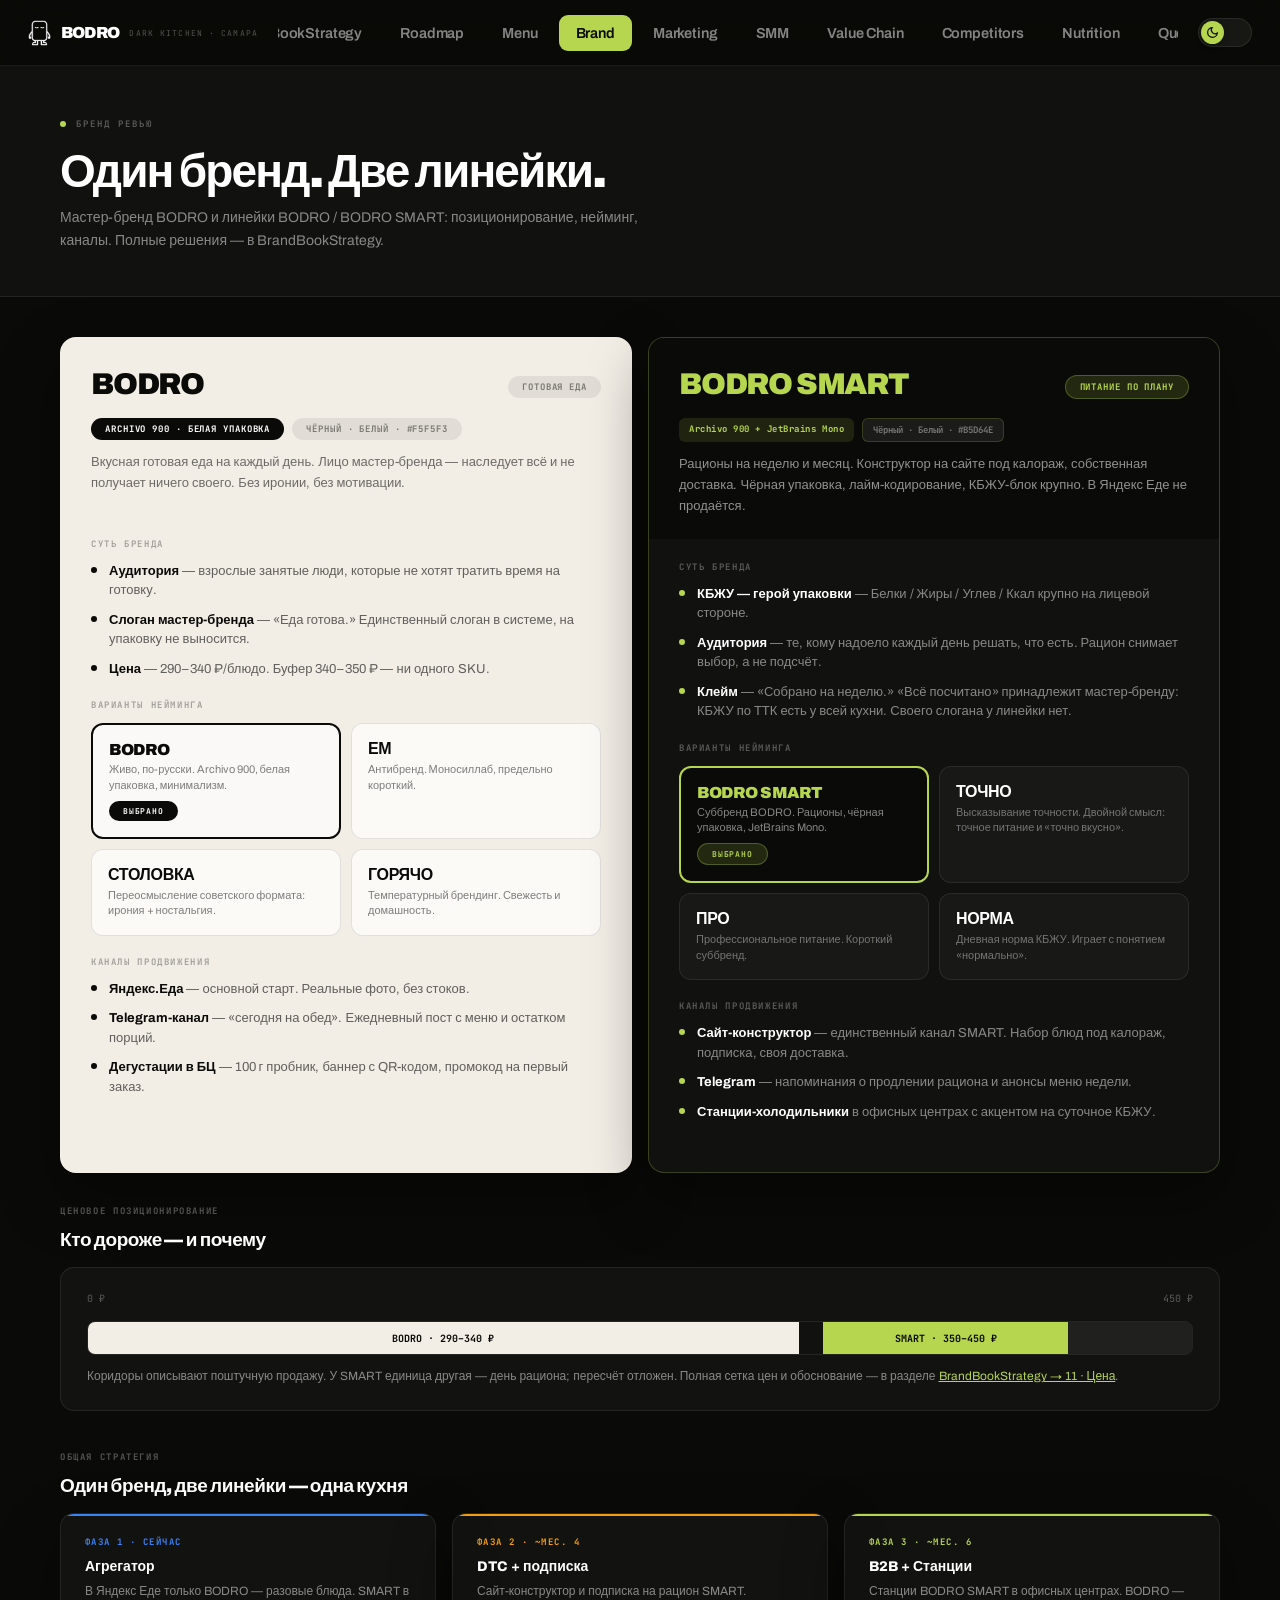
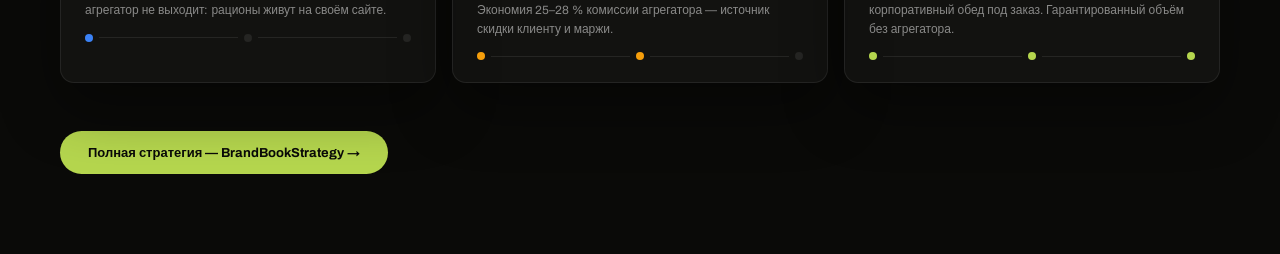
<file: brand.html>
<!DOCTYPE html>
<html lang="ru">
<head>
<meta charset="UTF-8">
<meta name="viewport" content="width=device-width, initial-scale=1.0">
<link rel="stylesheet" href="site-nav.css">
<script src="site-nav.js" defer></script>
<script>(function(){if(localStorage.getItem('bodro-theme')==='light')document.documentElement.setAttribute('data-theme','light');})();</script>
<title>Brand — BODRO Dark Kitchen</title>
<link href="https://fonts.googleapis.com/css2?family=Archivo:wght@400;600;700;900&family=JetBrains+Mono:wght@400;500;700&display=swap" rel="stylesheet">
<style>
*,*::before,*::after{box-sizing:border-box;margin:0;padding:0;}
html{overflow-x:hidden;}
:root{
  --black:#0A0A08;--black-2:#111110;--sand:#F2EDE5;--lime:#B5D64E;--white:#FFFFFF;--ink:#0A0A08;
  --line:rgba(255,255,255,.08);--sub:rgba(255,255,255,.5);--muted:rgba(255,255,255,.3);
  --glass:rgba(255,255,255,.035);--glass-2:rgba(255,255,255,.06);
  --gs:0 24px 60px rgba(0,0,0,.4);--mono:'JetBrains Mono',monospace;
}
[data-theme="light"]{
  --black:#FFFFFF;--black-2:#F5F3EF;--white:#0A0A08;
  --line:rgba(10,10,8,.1);--sub:rgba(10,10,8,.55);--muted:rgba(10,10,8,.35);
  --glass:rgba(10,10,8,.03);--glass-2:rgba(10,10,8,.055);
  --gs:0 18px 40px rgba(10,10,8,.08);
}
body{font-family:'Archivo',sans-serif;background:var(--black);color:var(--white);padding-top:66px;overflow-x:hidden;transition:background .25s,color .25s;}

/* NAV */
.u-nav{position:fixed;top:0;left:0;right:0;width:100%;max-width:100vw;overflow:hidden;z-index:900;height:66px;display:grid;grid-template-columns:auto 1fr auto;align-items:center;gap:20px;padding:0 28px;background:rgba(10,10,8,.85);backdrop-filter:blur(28px) saturate(200%);-webkit-backdrop-filter:blur(28px) saturate(200%);border-bottom:1px solid var(--line);transition:background .25s,border-color .25s;}
[data-theme="light"] .u-nav{background:rgba(255,255,255,.85);}
.u-logo{display:flex;align-items:center;gap:10px;text-decoration:none;flex-shrink:0;}
.u-logo img{height:26px;width:auto;display:block;}
[data-theme="light"] .u-logo img{filter:invert(1);}
.u-wordmark{font-size:16px;font-weight:900;letter-spacing:-.04em;color:var(--white);}
.u-sub{font-family:var(--mono);font-size:8px;color:var(--muted);letter-spacing:.14em;text-transform:uppercase;white-space:nowrap;}
.u-links{min-width:0;display:flex;gap:4px;overflow-x:auto;scrollbar-width:none;-ms-overflow-style:none;justify-content:flex-start;}
.u-links::-webkit-scrollbar{display:none;}
.u-link{font-size:14.5px;font-weight:600;color:var(--sub);text-decoration:none;padding:10px 17px;border-radius:9px;transition:all .15s;letter-spacing:-.01em;white-space:nowrap;flex-shrink:0;}
.u-link:hover{color:var(--white);background:var(--glass-2);}
.u-link.active{color:var(--ink);background:var(--lime);}
@media(min-width:901px){.u-links{justify-content:center;}}

.theme-toggle{position:relative;display:flex;align-items:center;width:54px;height:29px;border-radius:20px;background:var(--glass-2);border:1px solid var(--line);cursor:pointer;flex-shrink:0;padding:0;}
.tt-knob{position:absolute;top:2px;left:2px;width:23px;height:23px;border-radius:50%;background:var(--lime);display:flex;align-items:center;justify-content:center;transition:transform .25s cubic-bezier(.4,0,.2,1);box-shadow:0 2px 6px rgba(0,0,0,.25);}
.tt-knob svg{width:13px;height:13px;stroke:var(--ink);}
[data-theme="light"] .tt-knob{transform:translateX(25px);}

/* PAGE */
.page-head{background:var(--black-2);color:var(--white);padding:52px 60px 44px;border-bottom:1px solid var(--line);}
.page-eyebrow{display:flex;align-items:center;gap:10px;font-family:var(--mono);font-size:9px;font-weight:700;letter-spacing:.22em;text-transform:uppercase;color:var(--muted);margin-bottom:14px;}
.ey-dot{width:6px;height:6px;border-radius:50%;background:var(--lime);flex-shrink:0;}
.page-title{font-size:clamp(30px,3.6vw,46px);font-weight:900;letter-spacing:-.04em;margin-bottom:8px;}
.page-desc{font-size:14px;color:var(--sub);line-height:1.65;max-width:600px;}

.wrap{padding:40px 60px 80px;max-width:1400px;margin:0 auto;}

/* BRAND CARDS */
.brands-grid{display:grid;grid-template-columns:1fr 1fr;gap:16px;margin-bottom:32px;}
.brand-card{border-radius:16px;overflow:hidden;border:1px solid var(--line);box-shadow:var(--gs);}
.brand-card.on-sand{background:var(--sand);}
.brand-card.on-dark{background:#111110;border-color:rgba(181,214,78,.25);}
.brand-header{padding:30px 30px 22px;}
.brand-header.dark{background:#0A0A08;}
.brand-name{font-size:30px;font-weight:900;letter-spacing:-.04em;margin-bottom:6px;color:var(--ink);}
.brand-name.lime{color:var(--lime);}
.brand-pos{font-size:13px;line-height:1.6;margin-top:12px;}
.brand-pos.light{color:rgba(255,255,255,.55);}
.brand-pos.dark{color:rgba(0,0,0,.55);}
.tag{display:inline-block;padding:5px 14px;border-radius:999px;font-family:var(--mono);font-size:9px;font-weight:700;letter-spacing:.1em;text-transform:uppercase;}
.tag-b{background:#0A0A08;color:#fff;}
.tag-l{background:rgba(181,214,78,.15);color:var(--lime);border:1px solid rgba(181,214,78,.3);}
.tag-g{background:rgba(0,0,0,.07);color:rgba(0,0,0,.45);}
.brand-body{padding:22px 30px 30px;}
.sec-label{font-family:var(--mono);font-size:9px;font-weight:700;letter-spacing:.18em;text-transform:uppercase;color:var(--muted);margin-bottom:12px;}
.on-sand .sec-label{color:rgba(0,0,0,.32);}
.sec-title{font-size:19px;font-weight:900;letter-spacing:-.02em;margin-bottom:16px;color:var(--white);}
.promo-list{display:flex;flex-direction:column;gap:10px;margin-bottom:20px;}
.promo-item{display:flex;gap:12px;align-items:flex-start;font-size:13px;line-height:1.5;}
.on-sand .promo-item{color:rgba(0,0,0,.55);}
.on-dark .promo-item{color:rgba(255,255,255,.5);}
.promo-item strong{}
.on-sand .promo-item strong{color:var(--ink);}
.on-dark .promo-item strong{color:#fff;}
.promo-bullet{width:6px;height:6px;border-radius:50%;background:var(--ink);margin-top:5px;flex-shrink:0;}
.promo-bullet.lime{background:var(--lime);}

/* NAMING GRID */
.naming-grid{display:grid;grid-template-columns:1fr 1fr;gap:10px;margin-bottom:20px;}
.naming-card{padding:16px;border:1.5px solid rgba(0,0,0,.1);border-radius:12px;background:rgba(255,255,255,.7);}
.on-dark .naming-card{background:rgba(255,255,255,.03);border-color:var(--line);}
.naming-name{font-size:16px;font-weight:900;letter-spacing:-.02em;margin-bottom:4px;color:var(--ink);}
.on-dark .naming-name{color:#fff;}
.naming-name.lime{color:var(--lime);}
.naming-desc{font-size:11px;color:rgba(0,0,0,.5);line-height:1.4;}
.on-dark .naming-desc{color:rgba(255,255,255,.4);}
.naming-badge{margin-top:8px;display:inline-block;}

/* STRATEGY */
.strategy-grid{display:grid;grid-template-columns:repeat(3,1fr);gap:16px;margin-bottom:40px;}
.stat-card{background:var(--glass);border:1px solid var(--line);border-radius:14px;padding:22px 24px;box-shadow:var(--gs);position:relative;overflow:hidden;}
.stat-card::before{content:'';position:absolute;top:0;left:0;right:0;height:2px;background:var(--phase-color,var(--lime));}
.phase-num{font-family:var(--mono);font-size:9px;font-weight:700;color:var(--phase-color,var(--lime));letter-spacing:.16em;margin-bottom:10px;}
.stat-val-sm{font-size:14px;font-weight:800;margin-bottom:8px;color:var(--white);}
.stat-note{font-size:12px;color:var(--sub);line-height:1.55;}

/* CHANNEL TIMELINE */
.channel-flow{display:flex;align-items:center;gap:6px;margin-top:14px;}
.channel-dot{width:8px;height:8px;border-radius:50%;background:var(--line);flex-shrink:0;}
.channel-dot.on{background:var(--phase-color,var(--lime));}
.channel-line{flex:1;height:1px;background:var(--line);}

/* LINK TO BRANDBOOK */
.bb-link{display:inline-flex;align-items:center;gap:8px;padding:14px 28px;background:var(--lime);color:var(--ink);border-radius:999px;font-size:13px;font-weight:700;text-decoration:none;transition:opacity .15s;margin-top:8px;}
.bb-link:hover{opacity:.85;}

/* AUDIENCE COMPARISON BAR */
.audience-bar{display:flex;height:34px;border-radius:8px;overflow:hidden;margin-top:16px;border:1px solid var(--line);}
.audience-seg{display:flex;align-items:center;justify-content:center;font-family:var(--mono);font-size:10px;font-weight:700;color:var(--ink);}

@media(max-width:900px){.wrap{padding:32px 20px 60px;}.page-head{padding:44px 20px 36px;}.brands-grid,.strategy-grid,.naming-grid{grid-template-columns:1fr;}.u-nav{padding:0 20px;}.u-sub{display:none;}}
</style>
</head>
<body>
<nav class="u-nav">
  <a href="index.html" class="u-logo">
    <img src="images/icon-mascot.png" alt="BODRO">
    <span class="u-wordmark">BODRO</span>
    <span class="u-sub">Dark Kitchen · Самара</span>
  </a>
  <div class="u-links">
    <a href="BrandBookStrategy.html" class="u-link">BrandBookStrategy</a>
    <a href="roadmap.html" class="u-link">Roadmap</a>
    <a href="menu.html" class="u-link">Menu</a>
    <a href="brand.html" class="u-link active">Brand</a>
    <a href="marketing.html" class="u-link">Marketing</a>
    <a href="smm.html" class="u-link">SMM</a>
    <a href="valuechain.html" class="u-link">Value Chain</a>
    <a href="competitor-analysis.html" class="u-link">Competitors</a>
    <a href="nutrition-table.html" class="u-link">Nutrition</a>
    <a href="questions.html" class="u-link">Questions</a>
  </div>
  <button class="theme-toggle" id="themeToggle" aria-label="Переключить тему" onclick="toggleTheme()">
    <span class="tt-knob">
      <svg id="ttIconSun" viewBox="0 0 24 24" fill="none" stroke="currentColor" stroke-width="2.2" stroke-linecap="round" style="display:none"><circle cx="12" cy="12" r="4"/><path d="M12 2v2M12 20v2M4.93 4.93l1.4 1.4M17.66 17.66l1.4 1.4M2 12h2M20 12h2M4.93 19.07l1.4-1.4M17.66 6.34l1.4-1.4"/></svg>
      <svg id="ttIconMoon" viewBox="0 0 24 24" fill="none" stroke="currentColor" stroke-width="2.2" stroke-linecap="round"><path d="M21 12.79A9 9 0 1111.21 3 7 7 0 0021 12.79z"/></svg>
    </span>
  </button>
</nav>

<div class="page-head">
  <div class="page-eyebrow"><div class="ey-dot"></div>БРЕНД РЕВЬЮ</div>
  <div class="page-title">Один бренд. Две линейки.</div>
  <div class="page-desc">Мастер-бренд BODRO и линейки BODRO / BODRO SMART: позиционирование, нейминг, каналы. Полные решения — в BrandBookStrategy.</div>
</div>

<div class="wrap">

  <div class="brands-grid">
    <!-- BODRO -->
    <div class="brand-card on-sand">
      <div class="brand-header">
        <div style="display:flex;justify-content:space-between;align-items:center;margin-bottom:12px;">
          <div class="brand-name">BODRO</div>
          <span class="tag tag-g">Готовая еда</span>
        </div>
        <div style="display:flex;gap:8px;flex-wrap:wrap;margin-bottom:10px;">
          <span class="tag tag-b" style="font-size:9px;">Archivo 900 · Белая упаковка</span>
          <span class="tag tag-g" style="font-size:9px;">Чёрный · Белый · #F5F5F3</span>
        </div>
        <div class="brand-pos dark">Вкусная готовая еда на каждый день. Лицо мастер-бренда — наследует всё и не получает ничего своего. Без иронии, без мотивации.</div>
      </div>
      <div class="brand-body">
        <div class="sec-label" style="color:rgba(0,0,0,.32);">Суть бренда</div>
        <div class="promo-list" style="color:rgba(0,0,0,.55);">
          <div class="promo-item" style="color:rgba(0,0,0,.6);"><div class="promo-bullet"></div><div><strong style="color:#0A0A08;">Аудитория</strong> — взрослые занятые люди, которые не хотят тратить время на готовку.</div></div>
          <div class="promo-item" style="color:rgba(0,0,0,.6);"><div class="promo-bullet"></div><div><strong style="color:#0A0A08;">Слоган мастер-бренда</strong> — «Еда готова.» Единственный слоган в системе, на упаковку не выносится.</div></div>
          <div class="promo-item" style="color:rgba(0,0,0,.6);"><div class="promo-bullet"></div><div><strong style="color:#0A0A08;">Цена</strong> — 290–340 ₽/блюдо. Буфер 340–350 ₽ — ни одного SKU.</div></div>
        </div>

        <div class="sec-label" style="color:rgba(0,0,0,.32);">Варианты нейминга</div>
        <div class="naming-grid">
          <div class="naming-card" style="border-color:#0A0A08;border-width:2px;">
            <div class="naming-name">BODRO</div>
            <div class="naming-desc">Живо, по-русски. Archivo 900, белая упаковка, минимализм.</div>
            <span class="tag tag-b naming-badge" style="font-size:8px;margin-top:8px;">Выбрано</span>
          </div>
          <div class="naming-card"><div class="naming-name">ЕМ</div><div class="naming-desc">Антибренд. Моносиллаб, предельно короткий.</div></div>
          <div class="naming-card"><div class="naming-name">СТОЛОВКА</div><div class="naming-desc">Переосмысление советского формата: ирония + ностальгия.</div></div>
          <div class="naming-card"><div class="naming-name">ГОРЯЧО</div><div class="naming-desc">Температурный брендинг. Свежесть и домашность.</div></div>
        </div>

        <div class="sec-label" style="color:rgba(0,0,0,.32);">Каналы продвижения</div>
        <div class="promo-list">
          <div class="promo-item" style="color:rgba(0,0,0,.6);"><div class="promo-bullet"></div><div><strong style="color:#0A0A08;">Яндекс.Еда</strong> — основной старт. Реальные фото, без стоков.</div></div>
          <div class="promo-item" style="color:rgba(0,0,0,.6);"><div class="promo-bullet"></div><div><strong style="color:#0A0A08;">Telegram-канал</strong> — «сегодня на обед». Ежедневный пост с меню и остатком порций.</div></div>
          <div class="promo-item" style="color:rgba(0,0,0,.6);"><div class="promo-bullet"></div><div><strong style="color:#0A0A08;">Дегустации в БЦ</strong> — 100 г пробник, баннер с QR-кодом, промокод на первый заказ.</div></div>
        </div>
      </div>
    </div>

    <!-- BODRO SMART -->
    <div class="brand-card on-dark">
      <div class="brand-header dark">
        <div style="display:flex;justify-content:space-between;align-items:center;margin-bottom:12px;">
          <div class="brand-name lime">BODRO SMART</div>
          <span class="tag tag-l">Питание по плану</span>
        </div>
        <div style="display:flex;gap:8px;flex-wrap:wrap;margin-bottom:10px;">
          <span style="background:rgba(181,214,78,.12);border-radius:6px;padding:5px 10px;font-size:9px;font-weight:700;font-family:var(--mono);color:var(--lime);letter-spacing:.06em;">Archivo 900 + JetBrains Mono</span>
          <span style="background:rgba(255,255,255,.07);border:1px solid rgba(181,214,78,.2);border-radius:6px;padding:5px 10px;font-size:9px;font-weight:700;font-family:var(--mono);color:rgba(255,255,255,.4);">Чёрный · Белый · #B5D64E</span>
        </div>
        <div class="brand-pos light">Рационы на неделю и месяц. Конструктор на сайте под калораж, собственная доставка. Чёрная упаковка, лайм-кодирование, КБЖУ-блок крупно. В Яндекс Еде не продаётся.</div>
      </div>
      <div class="brand-body">
        <div class="sec-label">Суть бренда</div>
        <div class="promo-list">
          <div class="promo-item"><div class="promo-bullet lime"></div><div><strong>КБЖУ — герой упаковки</strong> — Белки / Жиры / Углев / Ккал крупно на лицевой стороне.</div></div>
          <div class="promo-item"><div class="promo-bullet lime"></div><div><strong>Аудитория</strong> — те, кому надоело каждый день решать, что есть. Рацион снимает выбор, а не подсчёт.</div></div>
          <div class="promo-item"><div class="promo-bullet lime"></div><div><strong>Клейм</strong> — «Собрано на неделю.» «Всё посчитано» принадлежит мастер-бренду: КБЖУ по ТТК есть у всей кухни. Своего слогана у линейки нет.</div></div>
        </div>

        <div class="sec-label">Варианты нейминга</div>
        <div class="naming-grid">
          <div class="naming-card" style="border-color:var(--lime);border-width:2px;background:#0A0A08;">
            <div class="naming-name lime">BODRO SMART</div>
            <div class="naming-desc" style="color:rgba(255,255,255,.5);">Суббренд BODRO. Рационы, чёрная упаковка, JetBrains Mono.</div>
            <span class="tag tag-l naming-badge" style="font-size:8px;margin-top:8px;">Выбрано</span>
          </div>
          <div class="naming-card"><div class="naming-name">ТОЧНО</div><div class="naming-desc">Высказывание точности. Двойной смысл: точное питание и «точно вкусно».</div></div>
          <div class="naming-card"><div class="naming-name">ПРО</div><div class="naming-desc">Профессиональное питание. Короткий суббренд.</div></div>
          <div class="naming-card"><div class="naming-name">НОРМА</div><div class="naming-desc">Дневная норма КБЖУ. Играет с понятием «нормально».</div></div>
        </div>

        <div class="sec-label">Каналы продвижения</div>
        <div class="promo-list">
          <div class="promo-item"><div class="promo-bullet lime"></div><div><strong>Сайт-конструктор</strong> — единственный канал SMART. Набор блюд под калораж, подписка, своя доставка.</div></div>
          <div class="promo-item"><div class="promo-bullet lime"></div><div><strong>Telegram</strong> — напоминания о продлении рациона и анонсы меню недели.</div></div>
          <div class="promo-item"><div class="promo-bullet lime"></div><div><strong>Станции-холодильники</strong> в офисных центрах с акцентом на суточное КБЖУ.</div></div>
        </div>
      </div>
    </div>
  </div>

  <!-- PRICE COMPARISON VISUAL -->
  <div class="sec-label">Ценовое позиционирование</div>
  <div class="sec-title">Кто дороже — и почему</div>
  <div style="background:var(--glass);border:1px solid var(--line);border-radius:14px;padding:24px 26px;margin-bottom:40px;">
    <div style="display:flex;justify-content:space-between;font-family:var(--mono);font-size:10px;color:var(--muted);margin-bottom:10px;"><span>0 ₽</span><span>450 ₽</span></div>
    <div class="audience-bar">
      <div class="audience-seg" style="width:64.4%;background:var(--sand);">BODRO · 290–340 ₽</div>
      <div class="audience-seg" style="width:2.2%;background:#111110;"></div>
      <div class="audience-seg" style="width:22.2%;background:var(--lime);">SMART · 350–450 ₽</div>
      <div class="audience-seg" style="width:11.2%;background:var(--glass-2);"></div>
    </div>
    <div style="font-size:12px;color:var(--sub);margin-top:12px;line-height:1.6;">Коридоры описывают поштучную продажу. У SMART единица другая — день рациона; пересчёт отложен. Полная сетка цен и обоснование — в разделе <a href="BrandBookStrategy.html" style="color:var(--lime);">BrandBookStrategy → 11 · Цена</a>.</div>
  </div>

  <!-- STRATEGY -->
  <div class="sec-label">Общая стратегия</div>
  <div class="sec-title">Один бренд, две линейки — одна кухня</div>
  <div class="strategy-grid">
    <div class="stat-card" style="--phase-color:#3B82F6;">
      <div class="phase-num">ФАЗА 1 · СЕЙЧАС</div>
      <div class="stat-val-sm">Агрегатор</div>
      <div class="stat-note">В Яндекс Еде только BODRO — разовые блюда. SMART в агрегатор не выходит: рационы живут на своём сайте.</div>
      <div class="channel-flow"><div class="channel-dot on" style="background:#3B82F6;"></div><div class="channel-line"></div><div class="channel-dot"></div><div class="channel-line"></div><div class="channel-dot"></div></div>
    </div>
    <div class="stat-card" style="--phase-color:#F59E0B;">
      <div class="phase-num">ФАЗА 2 · ~МЕС. 4</div>
      <div class="stat-val-sm">DTC + подписка</div>
      <div class="stat-note">Сайт-конструктор и подписка на рацион SMART. Экономия 25–28 % комиссии агрегатора — источник скидки клиенту и маржи.</div>
      <div class="channel-flow"><div class="channel-dot on" style="background:#F59E0B;"></div><div class="channel-line"></div><div class="channel-dot on" style="background:#F59E0B;"></div><div class="channel-line"></div><div class="channel-dot"></div></div>
    </div>
    <div class="stat-card" style="--phase-color:var(--lime);">
      <div class="phase-num">ФАЗА 3 · ~МЕС. 6</div>
      <div class="stat-val-sm">B2B + Станции</div>
      <div class="stat-note">Станции BODRO SMART в офисных центрах. BODRO — корпоративный обед под заказ. Гарантированный объём без агрегатора.</div>
      <div class="channel-flow"><div class="channel-dot on"></div><div class="channel-line"></div><div class="channel-dot on"></div><div class="channel-line"></div><div class="channel-dot on"></div></div>
    </div>
  </div>

  <a href="BrandBookStrategy.html" class="bb-link">Полная стратегия — BrandBookStrategy →</a>

</div>
<script>
function updateThemeIcon(){
  const isLight = document.documentElement.getAttribute('data-theme') === 'light';
  const sun = document.getElementById('ttIconSun'), moon = document.getElementById('ttIconMoon');
  if (sun && moon) { sun.style.display = isLight ? 'block' : 'none'; moon.style.display = isLight ? 'none' : 'block'; }
}
function toggleTheme(){
  const html = document.documentElement;
  const isLight = html.getAttribute('data-theme') === 'light';
  if (isLight) { html.removeAttribute('data-theme'); localStorage.setItem('bodro-theme','dark'); }
  else { html.setAttribute('data-theme','light'); localStorage.setItem('bodro-theme','light'); }
  updateThemeIcon();
}
updateThemeIcon();
</script>
</body>
</html>
</file>
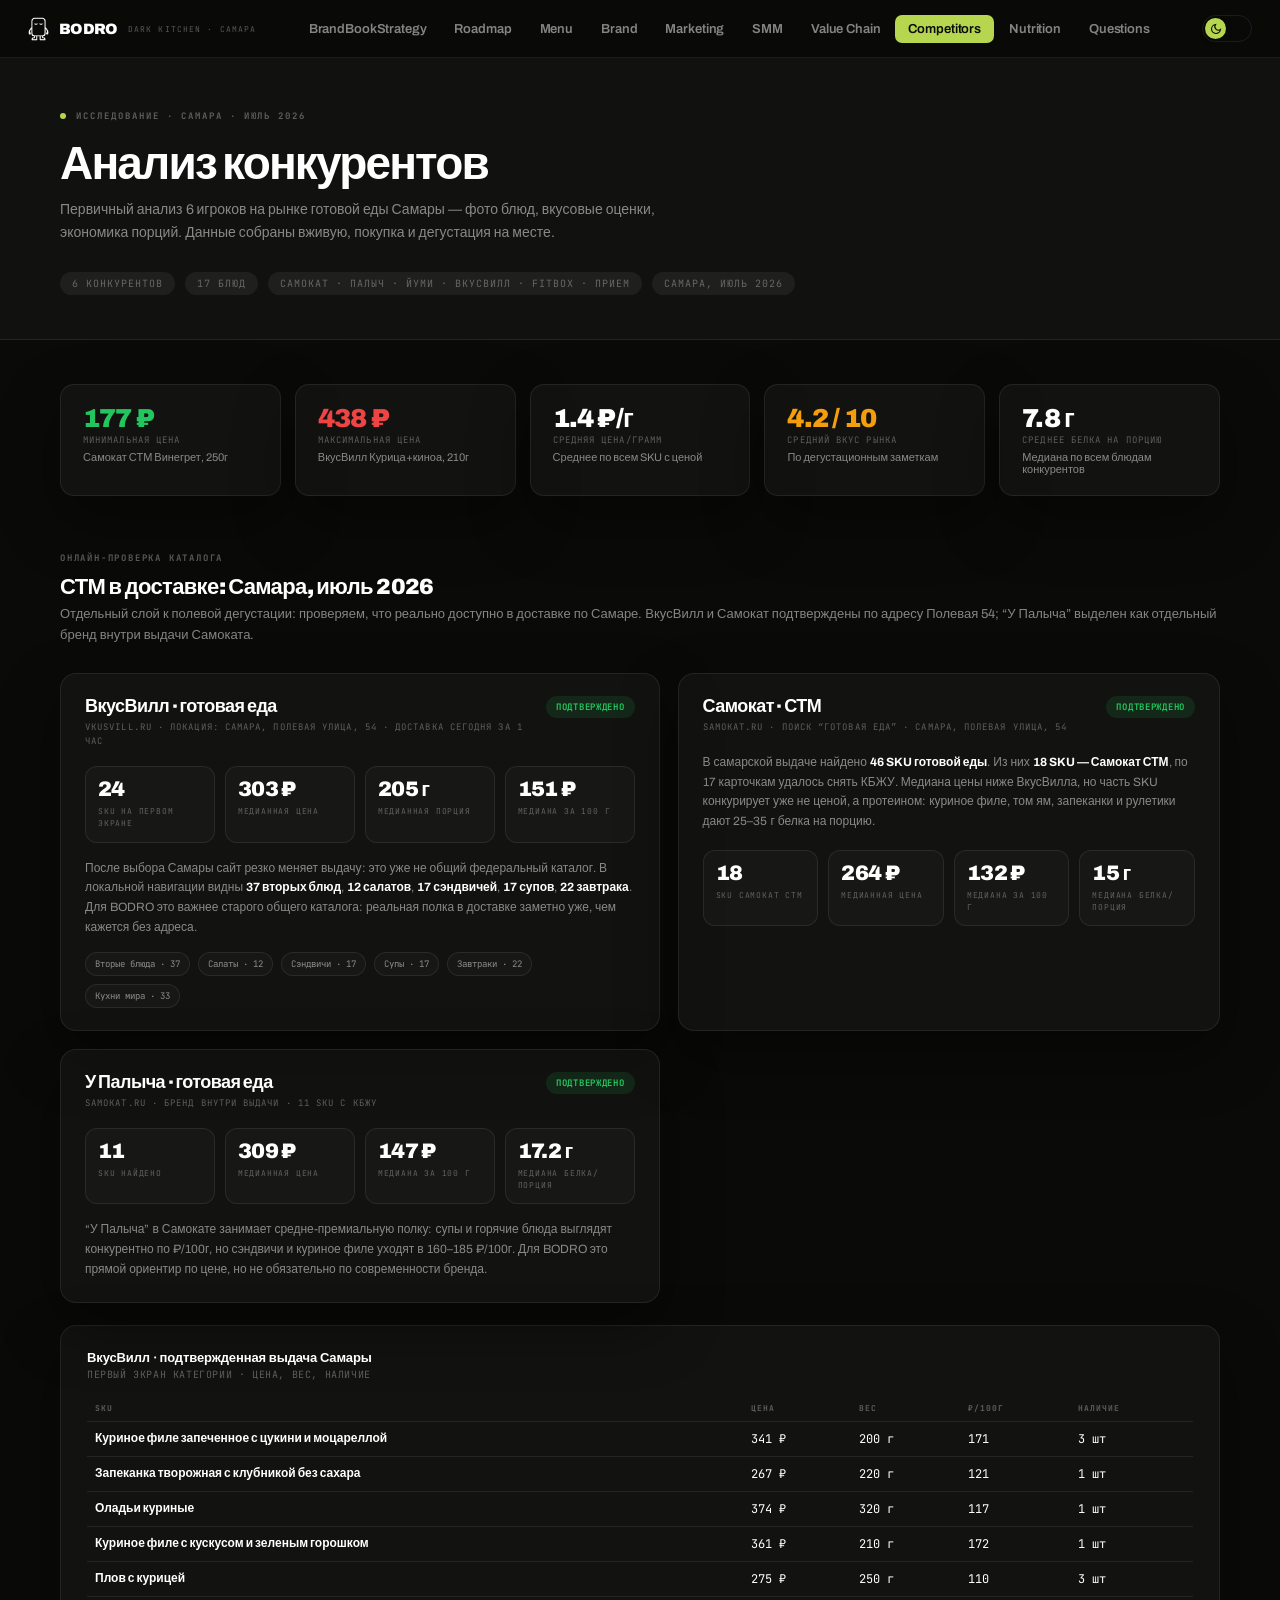
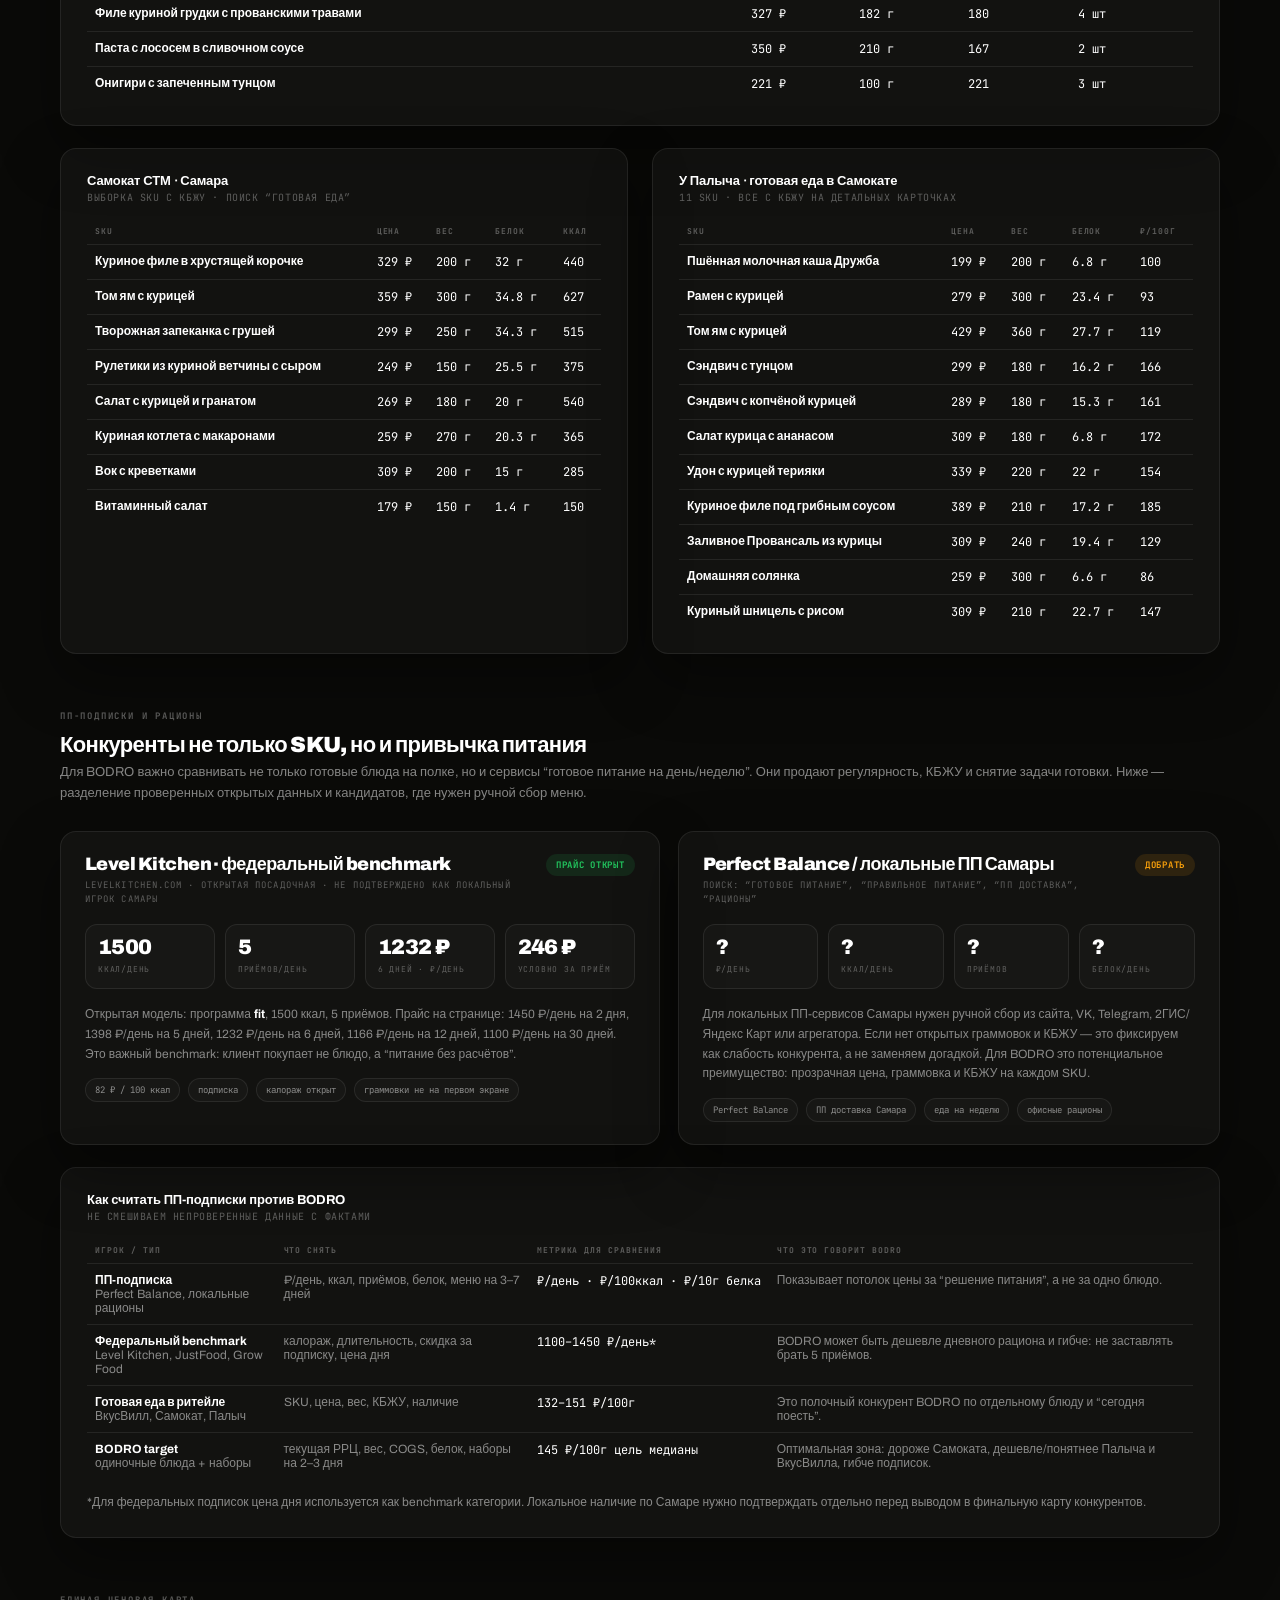
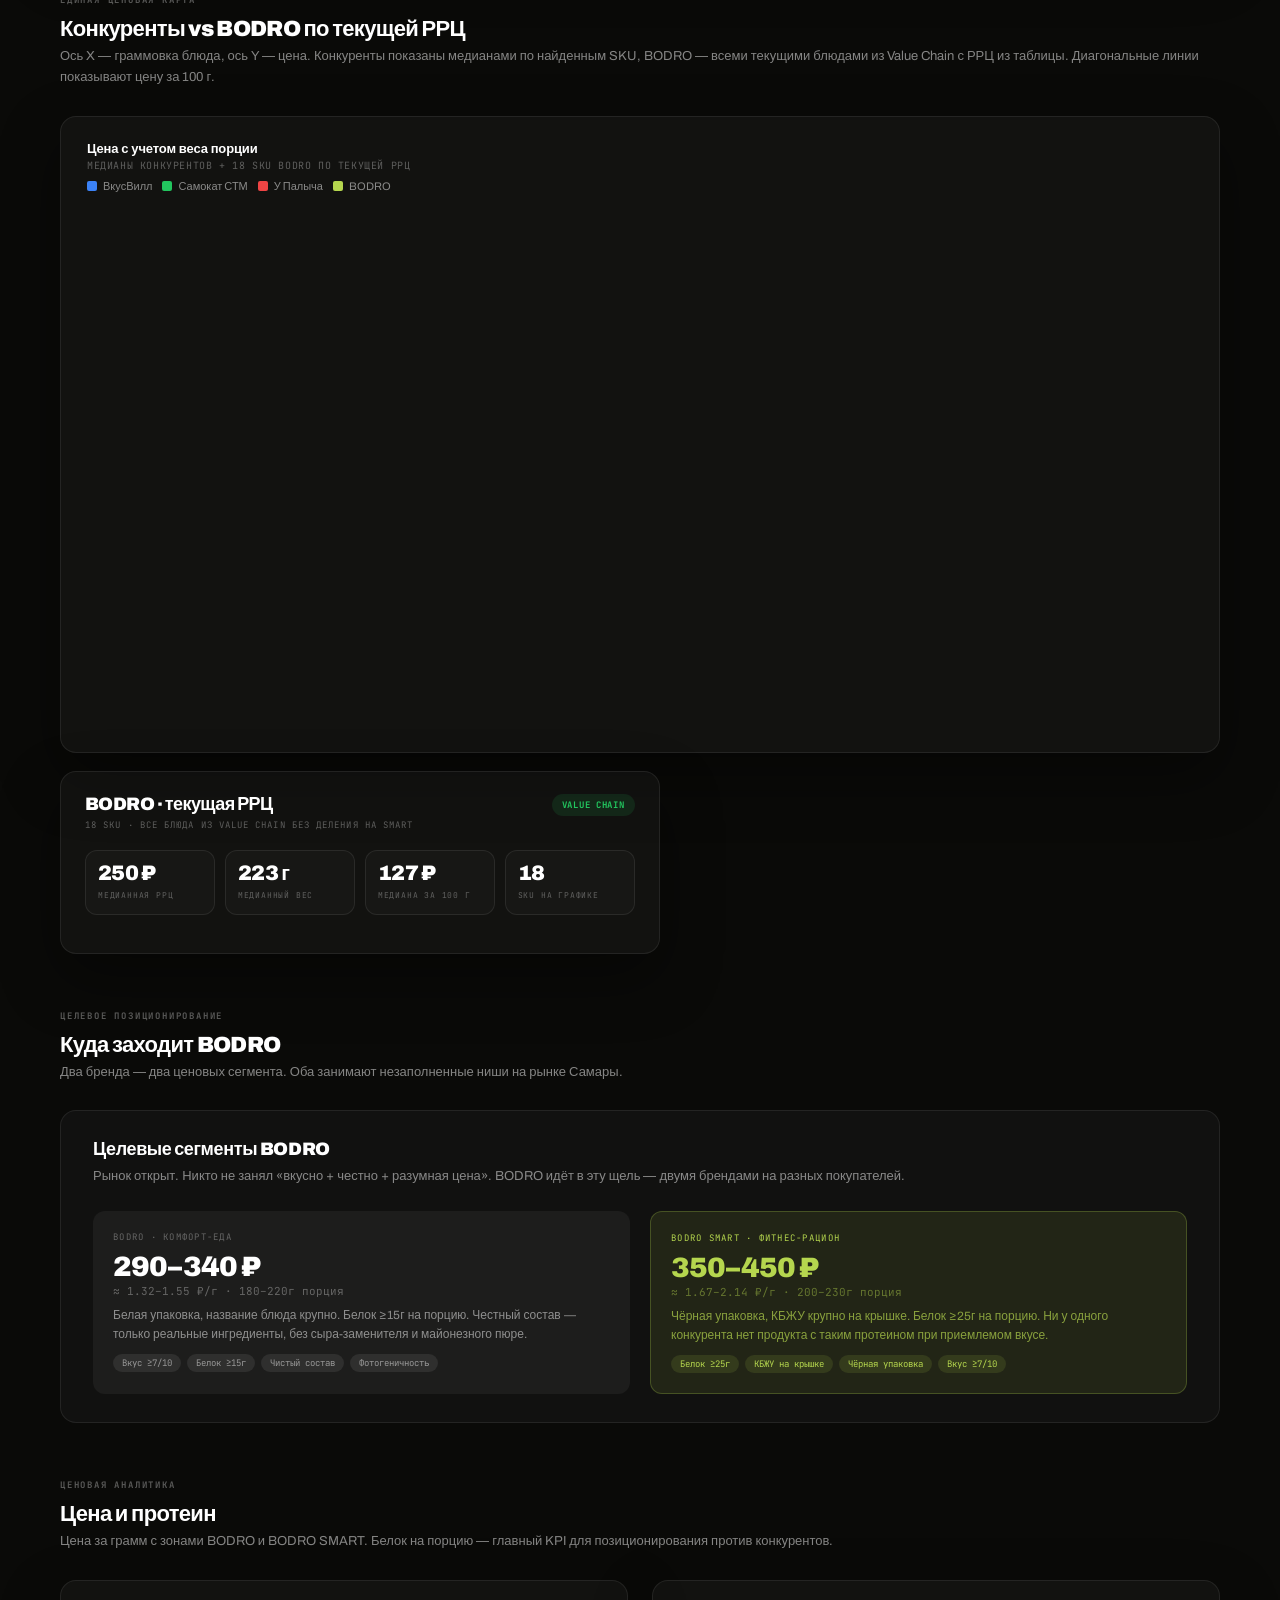
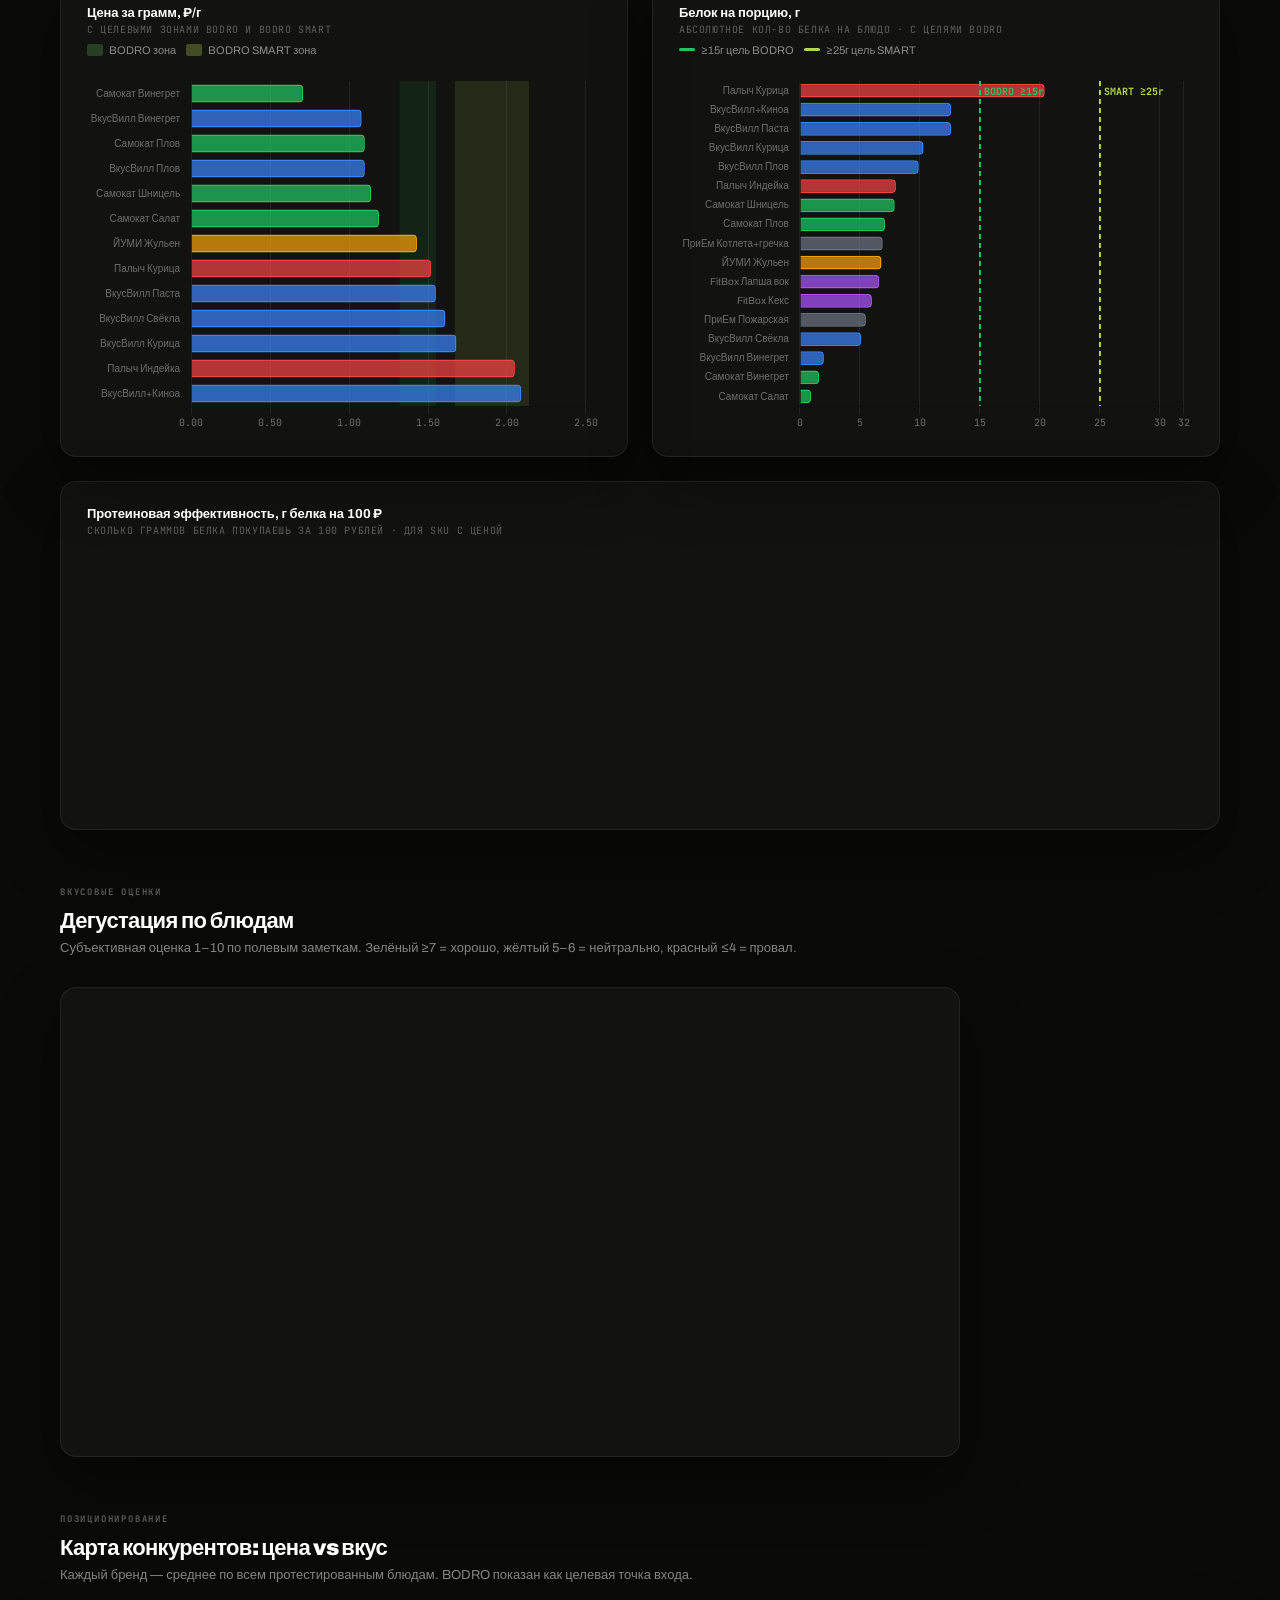
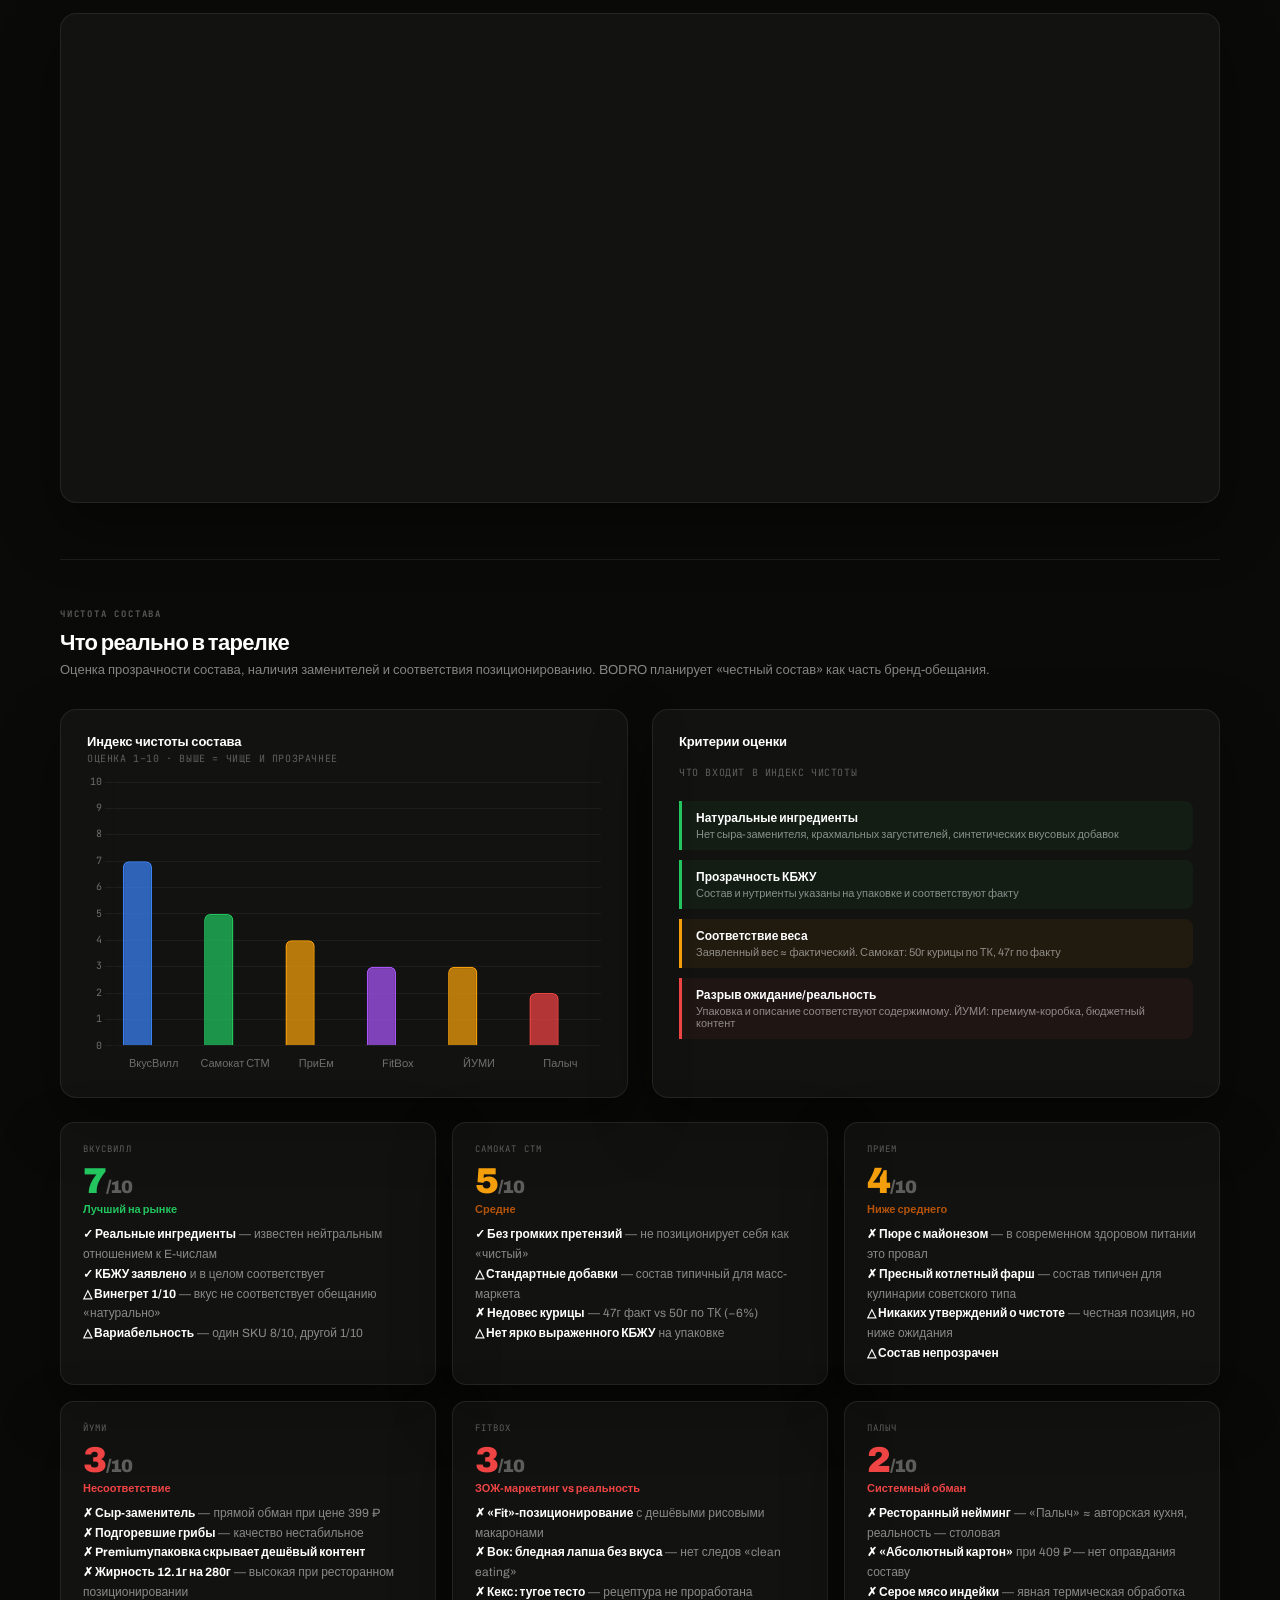
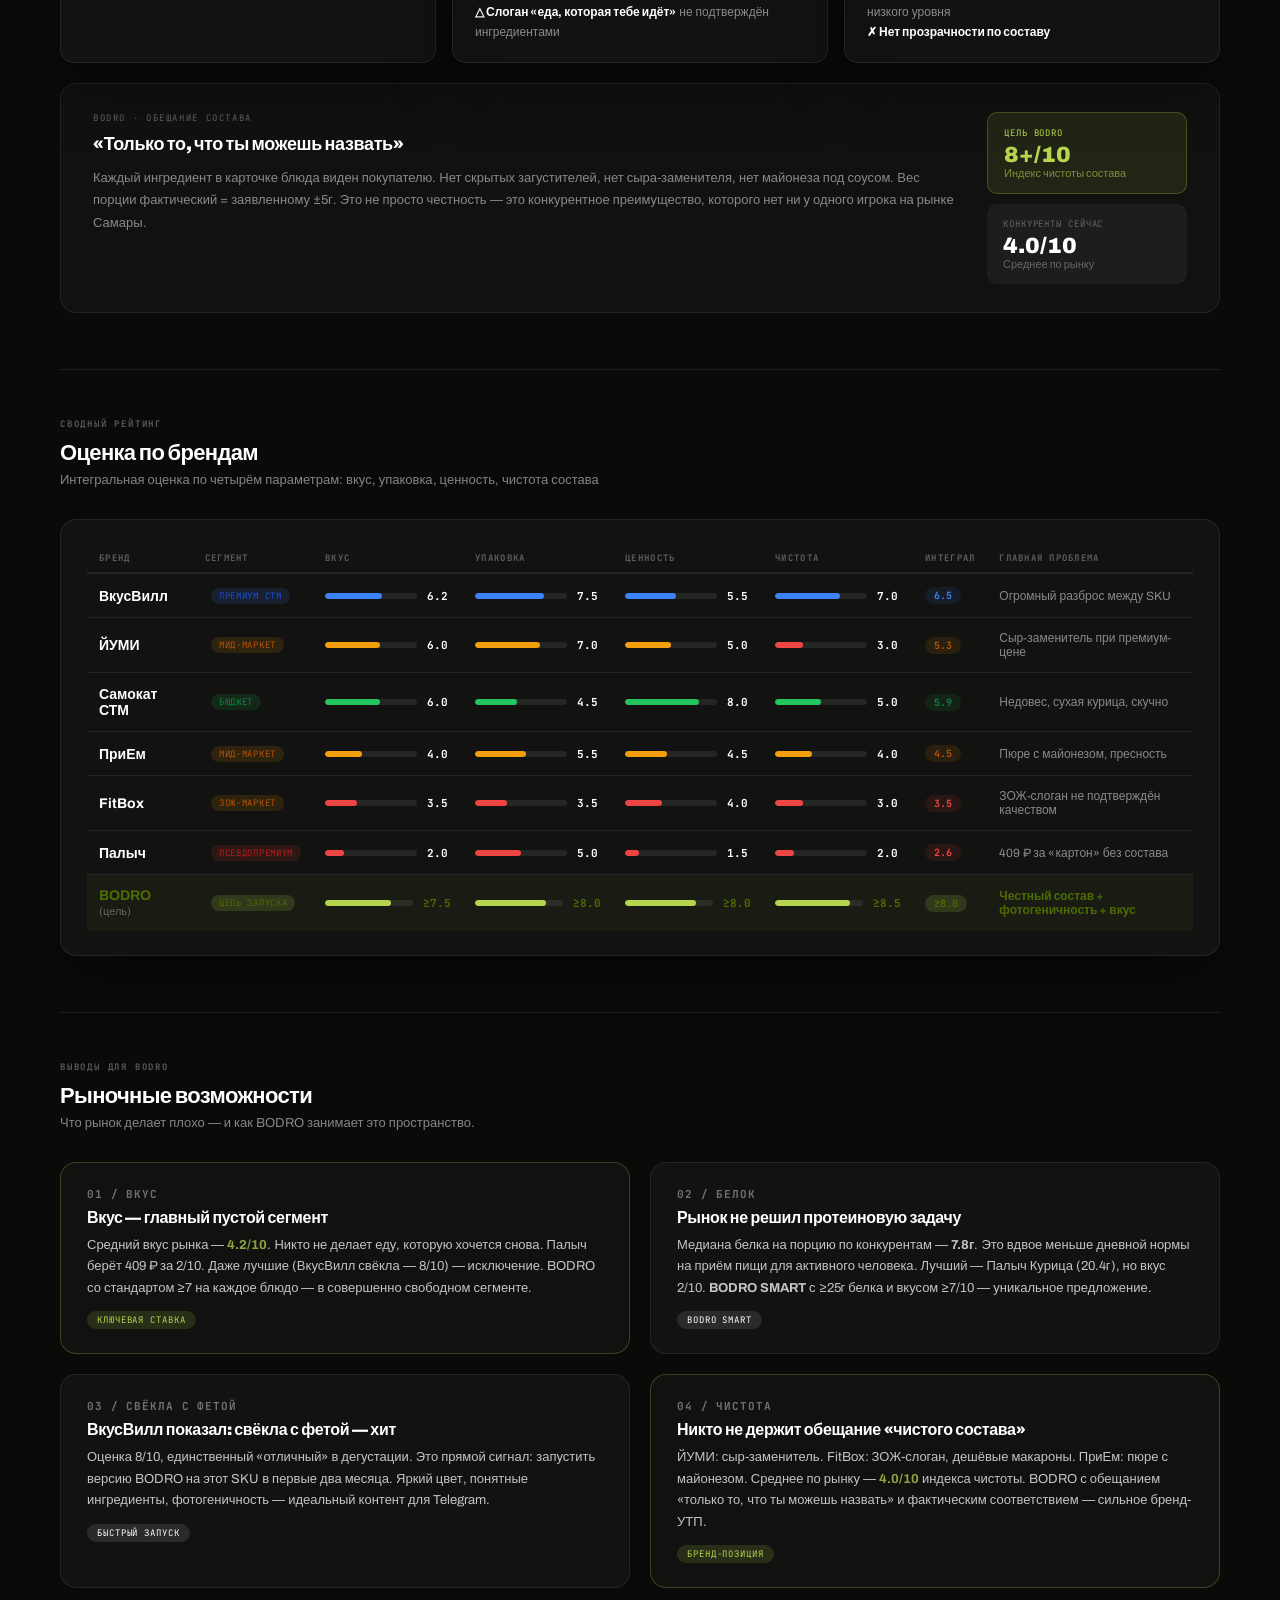
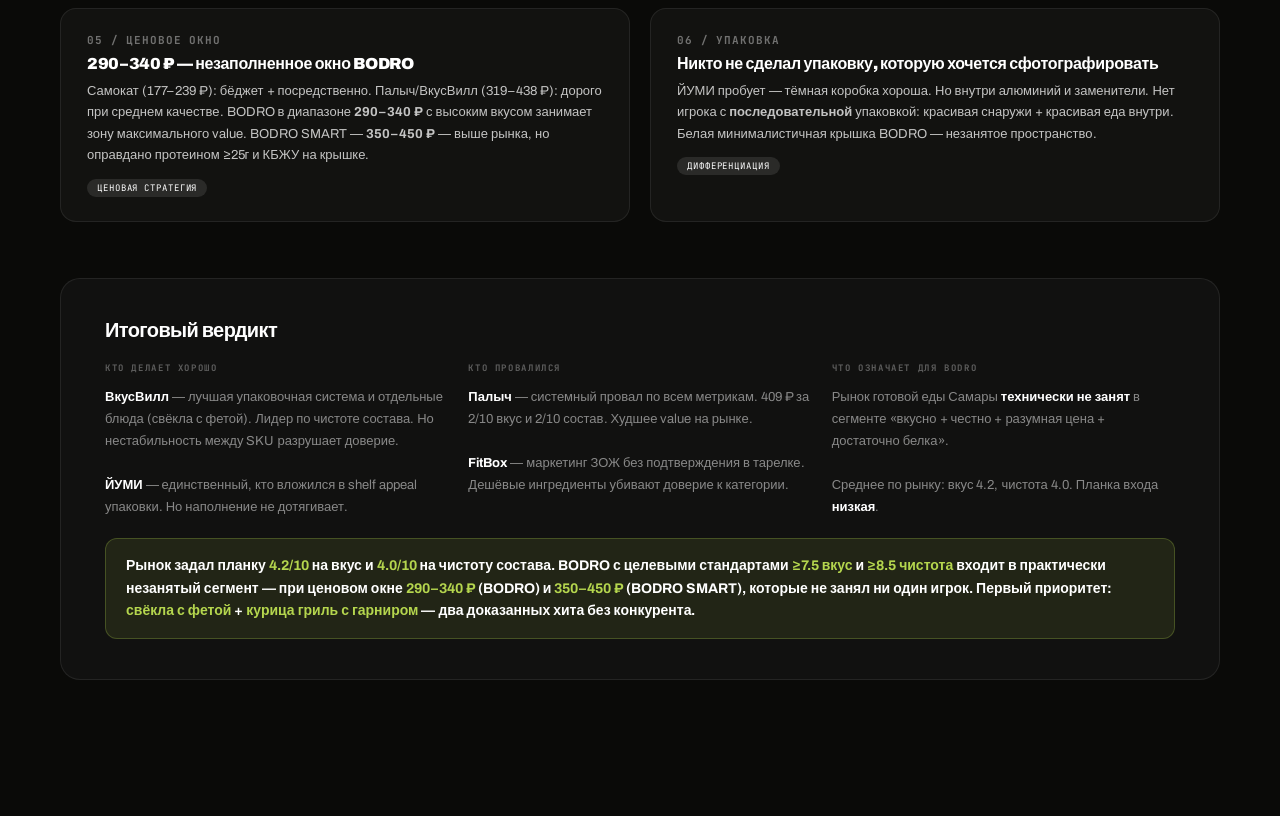
<file: competitor-analysis.html>
<!DOCTYPE html>
<html lang="ru">
<head>
<meta charset="UTF-8">
<meta name="viewport" content="width=device-width, initial-scale=1.0">
<link rel="stylesheet" href="site-nav.css">
<script src="site-nav.js" defer></script>
<script>(function(){if(localStorage.getItem('bodro-theme')==='light')document.documentElement.setAttribute('data-theme','light');})();</script>
<title>Анализ конкурентов — BODRO Dark Kitchen</title>
<link href="https://fonts.googleapis.com/css2?family=Archivo:wght@400;600;700;900&family=JetBrains+Mono:wght@400;500;700&display=swap" rel="stylesheet">
<script src="vendor/chart.umd.min.js"></script>
<style>
*,*::before,*::after{box-sizing:border-box;margin:0;padding:0;}
html{overflow-x:hidden;}
:root{
  --black:#0A0A08;--black-2:#111110;--sand:#F2EDE5;--lime:#B5D64E;--white:#FFFFFF;
  --bg:#0A0A08;--line:rgba(255,255,255,.08);--sub:rgba(255,255,255,.5);--muted:rgba(255,255,255,.32);
  --gb:rgba(255,255,255,.035);--gs:0 24px 60px rgba(0,0,0,.4);
  --mono:'JetBrains Mono',monospace;--ink:#0A0A08;
  --red:#EF4444;--amber:#F59E0B;--green:#22C55E;--blue:#3B82F6;
  --lime-rgb:181,214,78;
}
body{font-family:'Archivo',sans-serif;background:var(--bg);color:var(--white);padding-top:58px;overflow-x:hidden;transition:background .25s,color .25s;}
[data-theme="light"]{--black:#FFFFFF;--black-2:#F5F3EF;--bg:#FFFFFF;--white:#0A0A08;--line:rgba(10,10,8,.1);--sub:rgba(10,10,8,.55);--muted:rgba(10,10,8,.4);--glass:rgba(10,10,8,.03);--glass-2:rgba(10,10,8,.055);--gb:rgba(10,10,8,.03);--gs:0 18px 40px rgba(10,10,8,.08);--bodro:#0A0A08;}
.u-nav{transition:background .25s,border-color .25s;}
[data-theme="light"] .u-nav{background:rgba(255,255,255,.85);}
.theme-toggle{position:relative;display:flex;align-items:center;width:50px;height:27px;border-radius:20px;background:var(--glass-2);border:1px solid var(--line);cursor:pointer;flex-shrink:0;padding:0;}
.tt-knob{position:absolute;top:2px;left:2px;width:21px;height:21px;border-radius:50%;background:var(--lime);display:flex;align-items:center;justify-content:center;transition:transform .25s cubic-bezier(.4,0,.2,1);box-shadow:0 2px 6px rgba(0,0,0,.25);}
.tt-knob svg{width:12px;height:12px;stroke:var(--ink);}
[data-theme="light"] .tt-knob{transform:translateX(23px);}
[data-theme="light"] .u-logo img{filter:invert(1);}

/* NAV */
.u-nav{position:fixed;top:0;left:0;right:0;width:100%;max-width:100vw;overflow:hidden;z-index:900;height:58px;display:flex;align-items:center;gap:20px;padding:0 28px;background:rgba(10,10,8,.85);backdrop-filter:blur(28px) saturate(200%);-webkit-backdrop-filter:blur(28px) saturate(200%);border-bottom:1px solid var(--line);}
.u-logo{display:flex;align-items:center;gap:10px;text-decoration:none;flex-shrink:0;}
.u-logo img{height:24px;width:auto;display:block;}
.u-wordmark{font-size:15px;font-weight:900;letter-spacing:-.04em;color:var(--white);}
.u-sub{font-family:var(--mono);font-size:8px;color:var(--muted);letter-spacing:.14em;text-transform:uppercase;white-space:nowrap;}
.u-links{flex:1;display:flex;gap:2px;overflow-x:auto;scrollbar-width:none;-ms-overflow-style:none;justify-content:flex-start;min-width:0;}
.u-links::-webkit-scrollbar{display:none;}
.u-link{font-size:13px;font-weight:600;color:var(--sub);text-decoration:none;padding:7px 13px;border-radius:7px;transition:all .15s;letter-spacing:-.01em;white-space:nowrap;flex-shrink:0;}
.u-link:hover{color:var(--white);background:rgba(255,255,255,.06);}
.u-link.active{color:var(--ink);background:var(--lime);}
@media(min-width:901px){.u-links{justify-content:center;}}

/* PAGE HEADER */
.page-head{background:var(--black-2);color:var(--white);padding:52px 60px 44px;border-bottom:1px solid var(--line);}
.page-eyebrow{display:flex;align-items:center;gap:10px;font-family:var(--mono);font-size:9px;font-weight:700;letter-spacing:.22em;text-transform:uppercase;color:var(--muted);margin-bottom:14px;}
.ey-dot{width:6px;height:6px;border-radius:50%;background:var(--lime);flex-shrink:0;}
.page-title{font-size:clamp(30px,3.6vw,46px);font-weight:900;letter-spacing:-.04em;margin-bottom:8px;}
.page-desc{font-size:14px;color:var(--sub);line-height:1.65;max-width:640px;}
.head-meta{display:flex;flex-wrap:wrap;gap:10px;margin-top:28px;}
.head-pill{font-family:var(--mono);font-size:10px;letter-spacing:.1em;text-transform:uppercase;color:var(--muted);background:rgba(255,255,255,.06);padding:5px 12px;border-radius:20px;}

/* WRAP */
.wrap{padding:44px 60px 80px;max-width:1400px;margin:0 auto;}
.section{margin-bottom:56px;}
.section-eyebrow{font-family:var(--mono);font-size:9px;font-weight:700;letter-spacing:.2em;text-transform:uppercase;color:var(--muted);margin-bottom:10px;}
.section-title{font-size:22px;font-weight:900;letter-spacing:-.03em;margin-bottom:4px;color:var(--white);}
.section-desc{font-size:13px;color:var(--sub);margin-bottom:28px;line-height:1.6;}

/* STATS */
.stats-grid{display:grid;grid-template-columns:repeat(5,1fr);gap:14px;margin-bottom:44px;}
.stat-card{background:var(--gb);border:1px solid var(--line);border-radius:14px;padding:20px 22px;box-shadow:var(--gs);}
.stat-val{font-size:26px;font-weight:900;letter-spacing:-.03em;margin-bottom:3px;line-height:1;color:var(--white);}
.stat-lbl{font-family:var(--mono);font-size:9px;color:var(--muted);letter-spacing:.12em;text-transform:uppercase;line-height:1.4;}
.stat-note{font-size:11px;color:var(--sub);margin-top:4px;}

/* LIVE AUDIT */
.audit-grid{display:grid;grid-template-columns:1.05fr .95fr;gap:18px;margin-bottom:22px;}
.audit-card{background:var(--gb);border:1px solid var(--line);border-radius:16px;padding:22px 24px;box-shadow:var(--gs);}
.audit-top{display:flex;align-items:flex-start;justify-content:space-between;gap:14px;margin-bottom:18px;}
.audit-brand{font-size:18px;font-weight:900;letter-spacing:-.03em;color:var(--white);}
.audit-source{font-family:var(--mono);font-size:9px;letter-spacing:.12em;text-transform:uppercase;color:var(--muted);margin-top:4px;line-height:1.5;}
.audit-status{font-family:var(--mono);font-size:9px;font-weight:700;letter-spacing:.08em;text-transform:uppercase;border-radius:20px;padding:5px 10px;white-space:nowrap;}
.audit-status.ok{background:rgba(34,197,94,.12);color:#22C55E;}
.audit-status.wait{background:rgba(245,158,11,.12);color:#F59E0B;}
.audit-kpis{display:grid;grid-template-columns:repeat(4,1fr);gap:10px;margin-bottom:16px;}
.audit-kpi{border:1px solid var(--line);border-radius:12px;padding:12px;background:rgba(255,255,255,.025);}
.audit-kpi-val{font-size:21px;font-weight:900;letter-spacing:-.03em;color:var(--white);line-height:1;}
.audit-kpi-lbl{font-family:var(--mono);font-size:8px;letter-spacing:.1em;text-transform:uppercase;color:var(--muted);line-height:1.45;margin-top:6px;}
.audit-note{font-size:12px;line-height:1.65;color:var(--sub);}
.audit-note strong{color:var(--white);}
.audit-cats{display:flex;flex-wrap:wrap;gap:8px;margin-top:14px;}
.audit-cat{font-family:var(--mono);font-size:9px;color:var(--sub);border:1px solid var(--line);border-radius:20px;padding:5px 9px;background:rgba(255,255,255,.025);}
.audit-table{width:100%;border-collapse:collapse;margin-top:14px;}
.audit-table th{font-family:var(--mono);font-size:8px;letter-spacing:.12em;text-transform:uppercase;color:var(--muted);text-align:left;padding:8px 8px;border-bottom:1px solid var(--line);}
.audit-table td{font-size:12px;color:var(--sub);padding:9px 8px;border-bottom:1px solid var(--line);vertical-align:top;}
.audit-table tr:last-child td{border-bottom:none;}
.audit-table strong{color:var(--white);font-weight:700;}
.audit-table .num{font-family:var(--mono);color:var(--white);white-space:nowrap;}

/* CARDS */
.chart-grid-2{display:grid;grid-template-columns:1fr 1fr;gap:24px;}
.chart-grid-3{display:grid;grid-template-columns:1fr 1fr 1fr;gap:20px;}
.chart-card{background:var(--gb);border:1px solid var(--line);border-radius:16px;padding:24px 26px;box-shadow:var(--gs);}
.chart-title{font-size:13px;font-weight:700;letter-spacing:-.01em;margin-bottom:3px;color:var(--white);}
.chart-sub{font-family:var(--mono);font-size:10px;color:var(--muted);margin-bottom:8px;letter-spacing:.06em;}
.chart-legend{display:flex;flex-wrap:wrap;gap:10px;margin-bottom:16px;}
.cl-item{display:flex;align-items:center;gap:6px;font-size:11px;color:var(--sub);}
.cl-dot{width:10px;height:10px;border-radius:2px;flex-shrink:0;}
.cl-line{width:24px;height:3px;border-radius:2px;flex-shrink:0;}
.cl-dash{width:24px;height:0;border-top:2px dashed;flex-shrink:0;}

/* BRAND TABLE */
.brand-table{width:100%;border-collapse:collapse;}
.brand-table th{font-family:var(--mono);font-size:9px;letter-spacing:.14em;text-transform:uppercase;color:var(--muted);padding:8px 12px;text-align:left;border-bottom:2px solid var(--line);}
.brand-table td{padding:13px 12px;border-bottom:1px solid var(--line);font-size:13px;vertical-align:middle;color:var(--white);}
.brand-table tr:last-child td{border-bottom:none;}
.brand-table tr:hover td{background:rgba(255,255,255,.02);}
.brand-name{font-weight:700;font-size:14px;}
.brand-tag{display:inline-block;font-family:var(--mono);font-size:9px;letter-spacing:.08em;text-transform:uppercase;padding:2px 8px;border-radius:10px;margin-left:6px;}
.tag-budget{background:rgba(34,197,94,.12);color:#15803D;}
.tag-premium{background:rgba(59,130,246,.12);color:#1D4ED8;}
.tag-mid{background:rgba(245,158,11,.12);color:#B45309;}
.tag-fail{background:rgba(239,68,68,.12);color:#B91C1C;}

/* SCORE BAR */
.score-bar-wrap{display:flex;align-items:center;gap:10px;}
.score-bar-bg{flex:1;height:6px;background:var(--line);border-radius:3px;overflow:hidden;}
.score-bar-fill{height:100%;border-radius:3px;}
.score-num{font-family:var(--mono);font-size:11px;font-weight:700;min-width:24px;}
.score-pill{display:inline-flex;align-items:center;padding:2px 9px;border-radius:20px;font-family:var(--mono);font-size:10px;font-weight:700;}
.sp-red{background:rgba(239,68,68,.1);color:var(--red);}
.sp-amber{background:rgba(245,158,11,.1);color:#B45309;}
.sp-green{background:rgba(34,197,94,.1);color:#15803D;}
.sp-blue{background:rgba(59,130,246,.1);color:var(--blue);}
.sp-lime{background:rgba(181,214,78,.15);color:#4D6B00;}

/* CLEAN COMPOSITION */
.clean-grid{display:grid;grid-template-columns:repeat(3,1fr);gap:16px;}
.clean-card{background:var(--gb);border:1px solid var(--line);border-radius:14px;padding:20px 22px;box-shadow:var(--gs);}
.clean-brand{font-family:var(--mono);font-size:9px;letter-spacing:.12em;text-transform:uppercase;color:var(--muted);margin-bottom:8px;}
.clean-score{font-size:36px;font-weight:900;letter-spacing:-.04em;line-height:1;margin-bottom:4px;}
.clean-label{font-size:11px;font-weight:700;margin-bottom:10px;}
.clean-issues{font-size:12px;color:var(--sub);line-height:1.65;}
.clean-issues b{font-weight:700;color:var(--white);}

.bodro-zone-card{background:var(--black-2);border:1px solid var(--line);color:var(--white);border-radius:16px;padding:28px 32px;margin-bottom:24px;}
.bodro-zone-title{font-size:18px;font-weight:900;letter-spacing:-.02em;margin-bottom:6px;}
.bodro-zone-sub{font-size:13px;color:var(--sub);margin-bottom:24px;line-height:1.55;}
.bz-grid{display:grid;grid-template-columns:1fr 1fr;gap:20px;}
.bz-col{background:rgba(255,255,255,.05);border-radius:12px;padding:20px;}
.bz-col-lime{background:rgba(181,214,78,.1);border:1px solid rgba(181,214,78,.25);}
.bz-label{font-family:var(--mono);font-size:9px;letter-spacing:.14em;text-transform:uppercase;color:var(--muted);margin-bottom:8px;}
.bz-label-lime{color:var(--lime);}
.bz-val{font-size:28px;font-weight:900;letter-spacing:-.03em;color:var(--white);margin-bottom:2px;}
.bz-val-lime{color:var(--lime);}
.bz-desc{font-size:12px;color:var(--sub);line-height:1.6;margin-top:8px;}
.bz-desc-lime{color:rgba(181,214,78,.7);}
.bz-tags{display:flex;flex-wrap:wrap;gap:6px;margin-top:10px;}
.bz-tag{font-family:var(--mono);font-size:9px;padding:3px 9px;border-radius:20px;background:rgba(255,255,255,.08);color:var(--sub);}
.bz-tag-lime{background:rgba(181,214,78,.12);color:var(--lime);}

/* PACKAGING */
.pack-grid{display:grid;grid-template-columns:repeat(3,1fr);gap:16px;}
.pack-card{border-radius:14px;padding:20px 22px;background:var(--gb);border:1px solid var(--line);}
.pack-score-big{font-size:38px;font-weight:900;letter-spacing:-.04em;line-height:1;}
.pack-brand{font-family:var(--mono);font-size:9px;letter-spacing:.12em;text-transform:uppercase;margin-bottom:8px;color:var(--muted);}
.pack-attr{font-size:12px;margin-top:10px;line-height:1.7;color:var(--sub);}
.pack-attr strong{color:var(--white);font-weight:600;}

/* OPPORTUNITIES */
.opp-grid{display:grid;grid-template-columns:1fr 1fr;gap:20px;}
.opp-card{border-radius:16px;padding:24px 26px;}
.opp-num{font-family:var(--mono);font-size:11px;font-weight:700;letter-spacing:.08em;opacity:.4;margin-bottom:8px;}
.opp-title{font-size:16px;font-weight:900;letter-spacing:-.02em;margin-bottom:8px;}
.opp-body{font-size:13px;line-height:1.65;opacity:.75;}
.opp-tag{display:inline-block;font-family:var(--mono);font-size:9px;letter-spacing:.1em;text-transform:uppercase;padding:3px 10px;border-radius:20px;margin-top:12px;background:rgba(255,255,255,.1);}

/* VERDICT */
.verdict-wrap{background:var(--black-2);border:1px solid var(--line);color:var(--white);border-radius:20px;padding:40px 44px;}
.verdict-title{font-size:20px;font-weight:900;letter-spacing:-.03em;margin-bottom:20px;}
.verdict-grid{display:grid;grid-template-columns:1fr 1fr 1fr;gap:20px;}
.verdict-col h4{font-family:var(--mono);font-size:9px;letter-spacing:.18em;text-transform:uppercase;color:var(--muted);margin-bottom:12px;}
.verdict-col p{font-size:13px;line-height:1.7;color:var(--sub);}
.verdict-col strong{color:var(--white);}
.verdict-highlight{background:rgba(181,214,78,.1);border:1px solid rgba(181,214,78,.25);border-radius:12px;padding:16px 20px;margin-top:20px;}
.verdict-highlight p{font-size:14px;font-weight:700;color:var(--white);line-height:1.6;}
.verdict-highlight span{color:var(--lime);}

.divider{height:1px;background:var(--line);margin:48px 0;}

@media(max-width:1100px){
  .stats-grid{grid-template-columns:repeat(3,1fr);}
  .chart-grid-2{grid-template-columns:1fr;}
  .clean-grid{grid-template-columns:1fr 1fr;}
  .pack-grid{grid-template-columns:1fr 1fr;}
  .opp-grid{grid-template-columns:1fr;}
  .verdict-grid{grid-template-columns:1fr;}
  .bz-grid{grid-template-columns:1fr;}
  .audit-grid{grid-template-columns:1fr;}
  .audit-kpis{grid-template-columns:1fr 1fr;}
}
@media(max-width:900px){
  .wrap{padding:32px 24px 60px;}
  .page-head{padding:44px 24px 36px;}
  .u-nav{padding:0 24px;}
  .u-sub{display:none;}
  .stats-grid{grid-template-columns:1fr 1fr;}
  .clean-grid{grid-template-columns:1fr;}
  .pack-grid{grid-template-columns:1fr;}
  .audit-table{min-width:620px;}
  .chart-card:has(.audit-table){overflow-x:auto;}
}
</style>
</head>
<body>

<nav class="u-nav">
  <a href="index.html" class="u-logo">
    <img src="images/icon-mascot.png" alt="BODRO">
    <span class="u-wordmark">BODRO</span>
    <span class="u-sub">Dark Kitchen · Самара</span>
  </a>
  <div class="u-links">
    <a href="BrandBookStrategy.html" class="u-link">BrandBookStrategy</a>
    <a href="roadmap.html" class="u-link">Roadmap</a>
    <a href="menu.html" class="u-link">Menu</a>
    <a href="brand.html" class="u-link">Brand</a>
    <a href="marketing.html" class="u-link">Marketing</a>
    <a href="smm.html" class="u-link">SMM</a>
    <a href="valuechain.html" class="u-link">Value Chain</a>
    <a href="competitor-analysis.html" class="u-link active">Competitors</a>
    <a href="nutrition-table.html" class="u-link">Nutrition</a>
    <a href="questions.html" class="u-link">Questions</a>
  </div>
  <button class="theme-toggle" aria-label="Переключить тему" onclick="toggleTheme()">
    <span class="tt-knob">
      <svg id="ttIconSun" viewBox="0 0 24 24" fill="none" stroke="currentColor" stroke-width="2.2" stroke-linecap="round" style="display:none"><circle cx="12" cy="12" r="4"/><path d="M12 2v2M12 20v2M4.93 4.93l1.4 1.4M17.66 17.66l1.4 1.4M2 12h2M20 12h2M4.93 19.07l1.4-1.4M17.66 6.34l1.4-1.4"/></svg>
      <svg id="ttIconMoon" viewBox="0 0 24 24" fill="none" stroke="currentColor" stroke-width="2.2" stroke-linecap="round"><path d="M21 12.79A9 9 0 1111.21 3 7 7 0 0021 12.79z"/></svg>
    </span>
  </button>
</nav>

<div class="page-head">
  <div class="page-eyebrow"><div class="ey-dot"></div>ИССЛЕДОВАНИЕ · САМАРА · ИЮЛЬ 2026</div>
  <div class="page-title">Анализ конкурентов</div>
  <div class="page-desc">Первичный анализ 6 игроков на рынке готовой еды Самары — фото блюд, вкусовые оценки, экономика порций. Данные собраны вживую, покупка и дегустация на месте.</div>
  <div class="head-meta">
    <div class="head-pill">6 конкурентов</div>
    <div class="head-pill">17 блюд</div>
    <div class="head-pill">Самокат · Палыч · ЙУМИ · ВкусВилл · FitBox · ПриЕм</div>
    <div class="head-pill">Самара, июль 2026</div>
  </div>
</div>

<div class="wrap">

  <!-- SUMMARY STATS -->
  <div class="section">
    <div class="stats-grid">
      <div class="stat-card">
        <div class="stat-val" style="color:var(--green);">177 ₽</div>
        <div class="stat-lbl">Минимальная цена</div>
        <div class="stat-note">Самокат СТМ Винегрет, 250г</div>
      </div>
      <div class="stat-card">
        <div class="stat-val" style="color:var(--red);">438 ₽</div>
        <div class="stat-lbl">Максимальная цена</div>
        <div class="stat-note">ВкусВилл Курица+киноа, 210г</div>
      </div>
      <div class="stat-card">
        <div class="stat-val">1.4 ₽/г</div>
        <div class="stat-lbl">Средняя цена/грамм</div>
        <div class="stat-note">Среднее по всем SKU с ценой</div>
      </div>
      <div class="stat-card">
        <div class="stat-val" style="color:var(--amber);">4.2 / 10</div>
        <div class="stat-lbl">Средний вкус рынка</div>
        <div class="stat-note">По дегустационным заметкам</div>
      </div>
      <div class="stat-card">
        <div class="stat-val">7.8 г</div>
        <div class="stat-lbl">Среднее белка на порцию</div>
        <div class="stat-note">Медиана по всем блюдам конкурентов</div>
      </div>
    </div>
  </div>

  <!-- LIVE CATALOG AUDIT -->
  <div class="section">
    <div class="section-eyebrow">Онлайн-проверка каталога</div>
    <div class="section-title">СТМ в доставке: Самара, июль 2026</div>
    <div class="section-desc">Отдельный слой к полевой дегустации: проверяем, что реально доступно в доставке по Самаре. ВкусВилл и Самокат подтверждены по адресу Полевая 54; “У Палыча” выделен как отдельный бренд внутри выдачи Самоката.</div>

    <div class="audit-grid">
      <div class="audit-card">
        <div class="audit-top">
          <div>
            <div class="audit-brand">ВкусВилл · готовая еда</div>
            <div class="audit-source">vkusvill.ru · локация: Самара, Полевая улица, 54 · доставка сегодня за 1 час</div>
          </div>
          <div class="audit-status ok">Подтверждено</div>
        </div>
        <div class="audit-kpis">
          <div class="audit-kpi">
            <div class="audit-kpi-val">24</div>
            <div class="audit-kpi-lbl">SKU на первом экране</div>
          </div>
          <div class="audit-kpi">
            <div class="audit-kpi-val">303 ₽</div>
            <div class="audit-kpi-lbl">Медианная цена</div>
          </div>
          <div class="audit-kpi">
            <div class="audit-kpi-val">205 г</div>
            <div class="audit-kpi-lbl">Медианная порция</div>
          </div>
          <div class="audit-kpi">
            <div class="audit-kpi-val">151 ₽</div>
            <div class="audit-kpi-lbl">Медиана за 100 г</div>
          </div>
        </div>
        <div class="audit-note">
          После выбора Самары сайт резко меняет выдачу: это уже не общий федеральный каталог. В локальной навигации видны <strong>37 вторых блюд</strong>, <strong>12 салатов</strong>, <strong>17 сэндвичей</strong>, <strong>17 супов</strong>, <strong>22 завтрака</strong>. Для BODRO это важнее старого общего каталога: реальная полка в доставке заметно уже, чем кажется без адреса.
        </div>
        <div class="audit-cats">
          <span class="audit-cat">Вторые блюда · 37</span>
          <span class="audit-cat">Салаты · 12</span>
          <span class="audit-cat">Сэндвичи · 17</span>
          <span class="audit-cat">Супы · 17</span>
          <span class="audit-cat">Завтраки · 22</span>
          <span class="audit-cat">Кухни мира · 33</span>
        </div>
      </div>

      <div class="audit-card">
        <div class="audit-top">
          <div>
            <div class="audit-brand">Самокат · СТМ</div>
            <div class="audit-source">samokat.ru · поиск “Готовая еда” · Самара, Полевая улица, 54</div>
          </div>
          <div class="audit-status ok">Подтверждено</div>
        </div>
        <div class="audit-note">
          В самарской выдаче найдено <strong>46 SKU готовой еды</strong>. Из них <strong>18 SKU — Самокат СТМ</strong>, по 17 карточкам удалось снять КБЖУ. Медиана цены ниже ВкусВилла, но часть SKU конкурирует уже не ценой, а протеином: куриное филе, том ям, запеканки и рулетики дают 25–35 г белка на порцию.
        </div>
        <div class="audit-kpis" style="margin-top:18px;">
          <div class="audit-kpi">
            <div class="audit-kpi-val">18</div>
            <div class="audit-kpi-lbl">SKU Самокат СТМ</div>
          </div>
          <div class="audit-kpi">
            <div class="audit-kpi-val">264 ₽</div>
            <div class="audit-kpi-lbl">медианная цена</div>
          </div>
          <div class="audit-kpi">
            <div class="audit-kpi-val">132 ₽</div>
            <div class="audit-kpi-lbl">медиана за 100 г</div>
          </div>
          <div class="audit-kpi">
            <div class="audit-kpi-val">15 г</div>
            <div class="audit-kpi-lbl">медиана белка/порция</div>
          </div>
        </div>
      </div>

      <div class="audit-card">
        <div class="audit-top">
          <div>
            <div class="audit-brand">У Палыча · готовая еда</div>
            <div class="audit-source">samokat.ru · бренд внутри выдачи · 11 SKU с КБЖУ</div>
          </div>
          <div class="audit-status ok">Подтверждено</div>
        </div>
        <div class="audit-kpis">
          <div class="audit-kpi">
            <div class="audit-kpi-val">11</div>
            <div class="audit-kpi-lbl">SKU найдено</div>
          </div>
          <div class="audit-kpi">
            <div class="audit-kpi-val">309 ₽</div>
            <div class="audit-kpi-lbl">медианная цена</div>
          </div>
          <div class="audit-kpi">
            <div class="audit-kpi-val">147 ₽</div>
            <div class="audit-kpi-lbl">медиана за 100 г</div>
          </div>
          <div class="audit-kpi">
            <div class="audit-kpi-val">17.2 г</div>
            <div class="audit-kpi-lbl">медиана белка/порция</div>
          </div>
        </div>
        <div class="audit-note">
          “У Палыча” в Самокате занимает средне-премиальную полку: супы и горячие блюда выглядят конкурентно по ₽/100г, но сэндвичи и куриное филе уходят в 160–185 ₽/100г. Для BODRO это прямой ориентир по цене, но не обязательно по современности бренда.
        </div>
      </div>
    </div>

    <div class="chart-card">
      <div class="chart-title">ВкусВилл · подтвержденная выдача Самары</div>
      <div class="chart-sub">ПЕРВЫЙ ЭКРАН КАТЕГОРИИ · ЦЕНА, ВЕС, НАЛИЧИЕ</div>
      <table class="audit-table">
        <thead>
          <tr>
            <th>SKU</th>
            <th>Цена</th>
            <th>Вес</th>
            <th>₽/100г</th>
            <th>Наличие</th>
          </tr>
        </thead>
        <tbody>
          <tr><td><strong>Куриное филе запеченное с цукини и моцареллой</strong></td><td class="num">341 ₽</td><td class="num">200 г</td><td class="num">171</td><td class="num">3 шт</td></tr>
          <tr><td><strong>Запеканка творожная с клубникой без сахара</strong></td><td class="num">267 ₽</td><td class="num">220 г</td><td class="num">121</td><td class="num">1 шт</td></tr>
          <tr><td><strong>Оладьи куриные</strong></td><td class="num">374 ₽</td><td class="num">320 г</td><td class="num">117</td><td class="num">1 шт</td></tr>
          <tr><td><strong>Куриное филе с кускусом и зеленым горошком</strong></td><td class="num">361 ₽</td><td class="num">210 г</td><td class="num">172</td><td class="num">1 шт</td></tr>
          <tr><td><strong>Плов с курицей</strong></td><td class="num">275 ₽</td><td class="num">250 г</td><td class="num">110</td><td class="num">3 шт</td></tr>
          <tr><td><strong>Филе куриной грудки с прованскими травами</strong></td><td class="num">327 ₽</td><td class="num">182 г</td><td class="num">180</td><td class="num">4 шт</td></tr>
          <tr><td><strong>Паста с лососем в сливочном соусе</strong></td><td class="num">350 ₽</td><td class="num">210 г</td><td class="num">167</td><td class="num">2 шт</td></tr>
          <tr><td><strong>Онигири с запеченным тунцом</strong></td><td class="num">221 ₽</td><td class="num">100 г</td><td class="num">221</td><td class="num">3 шт</td></tr>
        </tbody>
      </table>
    </div>

    <div class="chart-grid-2" style="margin-top:22px;">
      <div class="chart-card">
        <div class="chart-title">Самокат СТМ · Самара</div>
        <div class="chart-sub">ВЫБОРКА SKU С КБЖУ · ПОИСК “ГОТОВАЯ ЕДА”</div>
        <table class="audit-table">
          <thead>
            <tr>
              <th>SKU</th>
              <th>Цена</th>
              <th>Вес</th>
              <th>Белок</th>
              <th>Ккал</th>
            </tr>
          </thead>
          <tbody>
            <tr><td><strong>Куриное филе в хрустящей корочке</strong></td><td class="num">329 ₽</td><td class="num">200 г</td><td class="num">32 г</td><td class="num">440</td></tr>
            <tr><td><strong>Том ям с курицей</strong></td><td class="num">359 ₽</td><td class="num">300 г</td><td class="num">34.8 г</td><td class="num">627</td></tr>
            <tr><td><strong>Творожная запеканка с грушей</strong></td><td class="num">299 ₽</td><td class="num">250 г</td><td class="num">34.3 г</td><td class="num">515</td></tr>
            <tr><td><strong>Рулетики из куриной ветчины с сыром</strong></td><td class="num">249 ₽</td><td class="num">150 г</td><td class="num">25.5 г</td><td class="num">375</td></tr>
            <tr><td><strong>Салат с курицей и гранатом</strong></td><td class="num">269 ₽</td><td class="num">180 г</td><td class="num">20 г</td><td class="num">540</td></tr>
            <tr><td><strong>Куриная котлета с макаронами</strong></td><td class="num">259 ₽</td><td class="num">270 г</td><td class="num">20.3 г</td><td class="num">365</td></tr>
            <tr><td><strong>Вок с креветками</strong></td><td class="num">309 ₽</td><td class="num">200 г</td><td class="num">15 г</td><td class="num">285</td></tr>
            <tr><td><strong>Витаминный салат</strong></td><td class="num">179 ₽</td><td class="num">150 г</td><td class="num">1.4 г</td><td class="num">150</td></tr>
          </tbody>
        </table>
      </div>

      <div class="chart-card">
        <div class="chart-title">У Палыча · готовая еда в Самокате</div>
        <div class="chart-sub">11 SKU · ВСЕ С КБЖУ НА ДЕТАЛЬНЫХ КАРТОЧКАХ</div>
        <table class="audit-table">
          <thead>
            <tr>
              <th>SKU</th>
              <th>Цена</th>
              <th>Вес</th>
              <th>Белок</th>
              <th>₽/100г</th>
            </tr>
          </thead>
          <tbody>
            <tr><td><strong>Пшённая молочная каша Дружба</strong></td><td class="num">199 ₽</td><td class="num">200 г</td><td class="num">6.8 г</td><td class="num">100</td></tr>
            <tr><td><strong>Рамен с курицей</strong></td><td class="num">279 ₽</td><td class="num">300 г</td><td class="num">23.4 г</td><td class="num">93</td></tr>
            <tr><td><strong>Том ям с курицей</strong></td><td class="num">429 ₽</td><td class="num">360 г</td><td class="num">27.7 г</td><td class="num">119</td></tr>
            <tr><td><strong>Сэндвич с тунцом</strong></td><td class="num">299 ₽</td><td class="num">180 г</td><td class="num">16.2 г</td><td class="num">166</td></tr>
            <tr><td><strong>Сэндвич с копчёной курицей</strong></td><td class="num">289 ₽</td><td class="num">180 г</td><td class="num">15.3 г</td><td class="num">161</td></tr>
            <tr><td><strong>Салат курица с ананасом</strong></td><td class="num">309 ₽</td><td class="num">180 г</td><td class="num">6.8 г</td><td class="num">172</td></tr>
            <tr><td><strong>Удон с курицей терияки</strong></td><td class="num">339 ₽</td><td class="num">220 г</td><td class="num">22 г</td><td class="num">154</td></tr>
            <tr><td><strong>Куриное филе под грибным соусом</strong></td><td class="num">389 ₽</td><td class="num">210 г</td><td class="num">17.2 г</td><td class="num">185</td></tr>
            <tr><td><strong>Заливное Провансаль из курицы</strong></td><td class="num">309 ₽</td><td class="num">240 г</td><td class="num">19.4 г</td><td class="num">129</td></tr>
            <tr><td><strong>Домашняя солянка</strong></td><td class="num">259 ₽</td><td class="num">300 г</td><td class="num">6.6 г</td><td class="num">86</td></tr>
            <tr><td><strong>Куриный шницель с рисом</strong></td><td class="num">309 ₽</td><td class="num">210 г</td><td class="num">22.7 г</td><td class="num">147</td></tr>
          </tbody>
        </table>
      </div>
    </div>
  </div>

  <!-- SUBSCRIPTION / PP RATIONS -->
  <div class="section">
    <div class="section-eyebrow">ПП-подписки и рационы</div>
    <div class="section-title">Конкуренты не только SKU, но и привычка питания</div>
    <div class="section-desc">Для BODRO важно сравнивать не только готовые блюда на полке, но и сервисы “готовое питание на день/неделю”. Они продают регулярность, КБЖУ и снятие задачи готовки. Ниже — разделение проверенных открытых данных и кандидатов, где нужен ручной сбор меню.</div>

    <div class="audit-grid">
      <div class="audit-card">
        <div class="audit-top">
          <div>
            <div class="audit-brand">Level Kitchen · федеральный benchmark</div>
            <div class="audit-source">levelkitchen.com · открытая посадочная · не подтверждено как локальный игрок Самары</div>
          </div>
          <div class="audit-status ok">Прайс открыт</div>
        </div>
        <div class="audit-kpis">
          <div class="audit-kpi"><div class="audit-kpi-val">1500</div><div class="audit-kpi-lbl">ккал/день</div></div>
          <div class="audit-kpi"><div class="audit-kpi-val">5</div><div class="audit-kpi-lbl">приёмов/день</div></div>
          <div class="audit-kpi"><div class="audit-kpi-val">1232 ₽</div><div class="audit-kpi-lbl">6 дней · ₽/день</div></div>
          <div class="audit-kpi"><div class="audit-kpi-val">246 ₽</div><div class="audit-kpi-lbl">условно за приём</div></div>
        </div>
        <div class="audit-note">
          Открытая модель: программа <strong>fit</strong>, 1500 ккал, 5 приёмов. Прайс на странице: 1450 ₽/день на 2 дня, 1398 ₽/день на 5 дней, 1232 ₽/день на 6 дней, 1166 ₽/день на 12 дней, 1100 ₽/день на 30 дней. Это важный benchmark: клиент покупает не блюдо, а “питание без расчётов”.
        </div>
        <div class="audit-cats">
          <div class="audit-cat">82 ₽ / 100 ккал</div>
          <div class="audit-cat">подписка</div>
          <div class="audit-cat">калораж открыт</div>
          <div class="audit-cat">граммовки не на первом экране</div>
        </div>
      </div>

      <div class="audit-card">
        <div class="audit-top">
          <div>
            <div class="audit-brand">Perfect Balance / локальные ПП Самары</div>
            <div class="audit-source">поиск: “готовое питание”, “правильное питание”, “ПП доставка”, “рационы”</div>
          </div>
          <div class="audit-status wait">Добрать</div>
        </div>
        <div class="audit-kpis">
          <div class="audit-kpi"><div class="audit-kpi-val">?</div><div class="audit-kpi-lbl">₽/день</div></div>
          <div class="audit-kpi"><div class="audit-kpi-val">?</div><div class="audit-kpi-lbl">ккал/день</div></div>
          <div class="audit-kpi"><div class="audit-kpi-val">?</div><div class="audit-kpi-lbl">приёмов</div></div>
          <div class="audit-kpi"><div class="audit-kpi-val">?</div><div class="audit-kpi-lbl">белок/день</div></div>
        </div>
        <div class="audit-note">
          Для локальных ПП-сервисов Самары нужен ручной сбор из сайта, VK, Telegram, 2ГИС/Яндекс Карт или агрегатора. Если нет открытых граммовок и КБЖУ — это фиксируем как слабость конкурента, а не заменяем догадкой. Для BODRO это потенциальное преимущество: прозрачная цена, граммовка и КБЖУ на каждом SKU.
        </div>
        <div class="audit-cats">
          <div class="audit-cat">Perfect Balance</div>
          <div class="audit-cat">ПП доставка Самара</div>
          <div class="audit-cat">еда на неделю</div>
          <div class="audit-cat">офисные рационы</div>
        </div>
      </div>
    </div>

    <div class="chart-card">
      <div class="chart-title">Как считать ПП-подписки против BODRO</div>
      <div class="chart-sub">НЕ СМЕШИВАЕМ НЕПРОВЕРЕННЫЕ ДАННЫЕ С ФАКТАМИ</div>
      <table class="audit-table">
        <thead>
          <tr>
            <th>Игрок / тип</th>
            <th>Что снять</th>
            <th>Метрика для сравнения</th>
            <th>Что это говорит BODRO</th>
          </tr>
        </thead>
        <tbody>
          <tr>
            <td><strong>ПП-подписка</strong><br>Perfect Balance, локальные рационы</td>
            <td>₽/день, ккал, приёмов, белок, меню на 3–7 дней</td>
            <td class="num">₽/день · ₽/100ккал · ₽/10г белка</td>
            <td>Показывает потолок цены за “решение питания”, а не за одно блюдо.</td>
          </tr>
          <tr>
            <td><strong>Федеральный benchmark</strong><br>Level Kitchen, JustFood, Grow Food</td>
            <td>калораж, длительность, скидка за подписку, цена дня</td>
            <td class="num">1100–1450 ₽/день*</td>
            <td>BODRO может быть дешевле дневного рациона и гибче: не заставлять брать 5 приёмов.</td>
          </tr>
          <tr>
            <td><strong>Готовая еда в ритейле</strong><br>ВкусВилл, Самокат, Палыч</td>
            <td>SKU, цена, вес, КБЖУ, наличие</td>
            <td class="num">132–151 ₽/100г</td>
            <td>Это полочный конкурент BODRO по отдельному блюду и “сегодня поесть”.</td>
          </tr>
          <tr>
            <td><strong>BODRO target</strong><br>одиночные блюда + наборы</td>
            <td>текущая РРЦ, вес, COGS, белок, наборы на 2–3 дня</td>
            <td class="num">145 ₽/100г цель медианы</td>
            <td>Оптимальная зона: дороже Самоката, дешевле/понятнее Палыча и ВкусВилла, гибче подписок.</td>
          </tr>
        </tbody>
      </table>
      <div class="audit-note" style="margin-top:14px;">
        *Для федеральных подписок цена дня используется как benchmark категории. Локальное наличие по Самаре нужно подтверждать отдельно перед выводом в финальную карту конкурентов.
      </div>
    </div>
  </div>

  <!-- PRICE MAP -->
  <div class="section">
    <div class="section-eyebrow">Единая ценовая карта</div>
    <div class="section-title">Конкуренты vs BODRO по текущей РРЦ</div>
    <div class="section-desc">Ось X — граммовка блюда, ось Y — цена. Конкуренты показаны медианами по найденным SKU, BODRO — всеми текущими блюдами из Value Chain с РРЦ из таблицы. Диагональные линии показывают цену за 100 г.</div>

    <div class="chart-card">
      <div class="chart-title">Цена с учетом веса порции</div>
      <div class="chart-sub">МЕДИАНЫ КОНКУРЕНТОВ + 18 SKU BODRO ПО ТЕКУЩЕЙ РРЦ</div>
      <div class="chart-legend">
        <div class="cl-item"><div class="cl-dot" style="background:#3B82F6;"></div>ВкусВилл</div>
        <div class="cl-item"><div class="cl-dot" style="background:#22C55E;"></div>Самокат СТМ</div>
        <div class="cl-item"><div class="cl-dot" style="background:#EF4444;"></div>У Палыча</div>
        <div class="cl-item"><div class="cl-dot" style="background:#B5D64E;"></div>BODRO</div>
      </div>
      <div style="position:relative;height:520px;">
        <canvas id="priceWeightMapChart"></canvas>
      </div>
    </div>

    <div class="audit-grid" style="margin-top:18px;">
      <div class="audit-card">
        <div class="audit-top">
          <div>
            <div class="audit-brand">BODRO · текущая РРЦ</div>
            <div class="audit-source">18 SKU · все блюда из Value Chain без деления на SMART</div>
          </div>
          <div class="audit-status ok">Value Chain</div>
        </div>
        <div class="audit-kpis">
          <div class="audit-kpi"><div class="audit-kpi-val">250 ₽</div><div class="audit-kpi-lbl">медианная РРЦ</div></div>
          <div class="audit-kpi"><div class="audit-kpi-val">223 г</div><div class="audit-kpi-lbl">медианный вес</div></div>
          <div class="audit-kpi"><div class="audit-kpi-val">127 ₽</div><div class="audit-kpi-lbl">медиана за 100 г</div></div>
          <div class="audit-kpi"><div class="audit-kpi-val">18</div><div class="audit-kpi-lbl">SKU на графике</div></div>
        </div>
      </div>
    </div>
  </div>

  <!-- BODRO POSITIONING ZONE -->
  <div class="section">
    <div class="section-eyebrow">Целевое позиционирование</div>
    <div class="section-title">Куда заходит BODRO</div>
    <div class="section-desc">Два бренда — два ценовых сегмента. Оба занимают незаполненные ниши на рынке Самары.</div>

    <div class="bodro-zone-card">
      <div class="bodro-zone-title">Целевые сегменты BODRO</div>
      <div class="bodro-zone-sub">Рынок открыт. Никто не занял «вкусно + честно + разумная цена». BODRO идёт в эту щель — двумя брендами на разных покупателей.</div>
      <div class="bz-grid">
        <div class="bz-col">
          <div class="bz-label">BODRO · Комфорт-еда</div>
          <div class="bz-val">290–340 ₽</div>
          <div style="font-family:var(--mono);font-size:11px;color:var(--muted);">≈ 1.32–1.55 ₽/г · 180–220г порция</div>
          <div class="bz-desc">Белая упаковка, название блюда крупно. Белок ≥15г на порцию. Честный состав — только реальные ингредиенты, без сыра-заменителя и майонезного пюре.</div>
          <div class="bz-tags">
            <span class="bz-tag">Вкус ≥7/10</span>
            <span class="bz-tag">Белок ≥15г</span>
            <span class="bz-tag">Чистый состав</span>
            <span class="bz-tag">Фотогеничность</span>
          </div>
        </div>
        <div class="bz-col bz-col-lime">
          <div class="bz-label bz-label-lime">BODRO SMART · Фитнес-рацион</div>
          <div class="bz-val bz-val-lime">350–450 ₽</div>
          <div style="font-family:var(--mono);font-size:11px;color:rgba(181,214,78,.45);">≈ 1.67–2.14 ₽/г · 200–230г порция</div>
          <div class="bz-desc bz-desc-lime">Чёрная упаковка, КБЖУ крупно на крышке. Белок ≥25г на порцию. Ни у одного конкурента нет продукта с таким протеином при приемлемом вкусе.</div>
          <div class="bz-tags">
            <span class="bz-tag-lime bz-tag">Белок ≥25г</span>
            <span class="bz-tag-lime bz-tag">КБЖУ на крышке</span>
            <span class="bz-tag-lime bz-tag">Чёрная упаковка</span>
            <span class="bz-tag-lime bz-tag">Вкус ≥7/10</span>
          </div>
        </div>
      </div>
    </div>
  </div>

  <!-- CHARTS: PRICE + PROTEIN -->
  <div class="section">
    <div class="section-eyebrow">Ценовая аналитика</div>
    <div class="section-title">Цена и протеин</div>
    <div class="section-desc">Цена за грамм с зонами BODRO и BODRO SMART. Белок на порцию — главный KPI для позиционирования против конкурентов.</div>

    <div class="chart-grid-2" style="margin-bottom:24px;">
      <div class="chart-card">
        <div class="chart-title">Цена за грамм, ₽/г</div>
        <div class="chart-sub">С ЦЕЛЕВЫМИ ЗОНАМИ BODRO И BODRO SMART</div>
        <div class="chart-legend">
          <div class="cl-item"><div class="cl-dash" style="border-color:var(--sub);background:rgba(100,200,100,.25);height:12px;width:16px;border:none;border-radius:2px;"></div>BODRO зона</div>
          <div class="cl-item"><div style="width:16px;height:12px;background:rgba(181,214,78,.3);border-radius:2px;flex-shrink:0;"></div>BODRO SMART зона</div>
        </div>
        <div style="position:relative;height:360px;">
          <canvas id="pricePerGramChart"></canvas>
        </div>
      </div>
      <div class="chart-card">
        <div class="chart-title">Белок на порцию, г</div>
        <div class="chart-sub">АБСОЛЮТНОЕ КОЛ-ВО БЕЛКА НА БЛЮДО · С ЦЕЛЯМИ BODRO</div>
        <div class="chart-legend">
          <div class="cl-item"><div style="width:16px;height:3px;background:#22C55E;border-radius:2px;flex-shrink:0;"></div>≥15г цель BODRO</div>
          <div class="cl-item"><div style="width:16px;height:3px;background:var(--lime);border-radius:2px;flex-shrink:0;"></div>≥25г цель SMART</div>
        </div>
        <div style="position:relative;height:360px;">
          <canvas id="proteinAbsChart"></canvas>
        </div>
      </div>
    </div>

    <div class="chart-card">
      <div class="chart-title">Протеиновая эффективность, г белка на 100 ₽</div>
      <div class="chart-sub">СКОЛЬКО ГРАММОВ БЕЛКА ПОКУПАЕШЬ ЗА 100 РУБЛЕЙ · ДЛЯ SKU С ЦЕНОЙ</div>
      <div style="position:relative;height:260px;">
        <canvas id="proteinEffChart"></canvas>
      </div>
    </div>
  </div>

  <!-- TASTE CHART -->
  <div class="section">
    <div class="section-eyebrow">Вкусовые оценки</div>
    <div class="section-title">Дегустация по блюдам</div>
    <div class="section-desc">Субъективная оценка 1–10 по полевым заметкам. Зелёный ≥7 = хорошо, жёлтый 5–6 = нейтрально, красный ≤4 = провал.</div>
    <div class="chart-card" style="max-width:900px;">
      <div style="position:relative;height:420px;">
        <canvas id="tasteChart"></canvas>
      </div>
    </div>
  </div>

  <!-- POSITIONING MAP -->
  <div class="section">
    <div class="section-eyebrow">Позиционирование</div>
    <div class="section-title">Карта конкурентов: цена vs вкус</div>
    <div class="section-desc">Каждый бренд — среднее по всем протестированным блюдам. BODRO показан как целевая точка входа.</div>
    <div class="chart-card">
      <div style="position:relative;height:440px;">
        <canvas id="scatterChart"></canvas>
      </div>
    </div>
  </div>

  <div class="divider"></div>

  <!-- CLEAN COMPOSITION -->
  <div class="section">
    <div class="section-eyebrow">Чистота состава</div>
    <div class="section-title">Что реально в тарелке</div>
    <div class="section-desc">Оценка прозрачности состава, наличия заменителей и соответствия позиционированию. BODRO планирует «честный состав» как часть бренд-обещания.</div>

    <div class="chart-grid-2" style="margin-bottom:24px;">
      <div class="chart-card">
        <div class="chart-title">Индекс чистоты состава</div>
        <div class="chart-sub">ОЦЕНКА 1–10 · ВЫШЕ = ЧИЩЕ И ПРОЗРАЧНЕЕ</div>
        <div style="position:relative;height:300px;">
          <canvas id="cleanChart"></canvas>
        </div>
      </div>
      <div class="chart-card" style="display:flex;flex-direction:column;gap:14px;">
        <div class="chart-title">Критерии оценки</div>
        <div class="chart-sub">ЧТО ВХОДИТ В ИНДЕКС ЧИСТОТЫ</div>
        <div style="display:flex;flex-direction:column;gap:10px;flex:1;">
          <div style="background:rgba(34,197,94,.06);border-left:3px solid #22C55E;padding:10px 14px;border-radius:0 8px 8px 0;">
            <div style="font-size:12px;font-weight:700;margin-bottom:3px;">Натуральные ингредиенты</div>
            <div style="font-size:11px;color:var(--sub);">Нет сыра-заменителя, крахмальных загустителей, синтетических вкусовых добавок</div>
          </div>
          <div style="background:rgba(34,197,94,.06);border-left:3px solid #22C55E;padding:10px 14px;border-radius:0 8px 8px 0;">
            <div style="font-size:12px;font-weight:700;margin-bottom:3px;">Прозрачность КБЖУ</div>
            <div style="font-size:11px;color:var(--sub);">Состав и нутриенты указаны на упаковке и соответствуют факту</div>
          </div>
          <div style="background:rgba(245,158,11,.06);border-left:3px solid #F59E0B;padding:10px 14px;border-radius:0 8px 8px 0;">
            <div style="font-size:12px;font-weight:700;margin-bottom:3px;">Соответствие веса</div>
            <div style="font-size:11px;color:var(--sub);">Заявленный вес ≈ фактический. Самокат: 50г курицы по ТК, 47г по факту</div>
          </div>
          <div style="background:rgba(239,68,68,.06);border-left:3px solid #EF4444;padding:10px 14px;border-radius:0 8px 8px 0;">
            <div style="font-size:12px;font-weight:700;margin-bottom:3px;">Разрыв ожидание/реальность</div>
            <div style="font-size:11px;color:var(--sub);">Упаковка и описание соответствуют содержимому. ЙУМИ: премиум-коробка, бюджетный контент</div>
          </div>
        </div>
      </div>
    </div>

    <div class="clean-grid">
      <div class="clean-card">
        <div class="clean-brand">ВкусВилл</div>
        <div class="clean-score" style="color:#22C55E;">7<span style="font-size:18px;color:var(--muted);">/10</span></div>
        <div class="clean-label" style="color:#22C55E;">Лучший на рынке</div>
        <div class="clean-issues">
          <b>✓ Реальные ингредиенты</b> — известен нейтральным отношением к E-числам<br>
          <b>✓ КБЖУ заявлено</b> и в целом соответствует<br>
          <b>△ Винегрет 1/10</b> — вкус не соответствует обещанию «натурально»<br>
          <b>△ Вариабельность</b> — один SKU 8/10, другой 1/10
        </div>
      </div>
      <div class="clean-card">
        <div class="clean-brand">Самокат СТМ</div>
        <div class="clean-score" style="color:#F59E0B;">5<span style="font-size:18px;color:var(--muted);">/10</span></div>
        <div class="clean-label" style="color:#B45309;">Средне</div>
        <div class="clean-issues">
          <b>✓ Без громких претензий</b> — не позиционирует себя как «чистый»<br>
          <b>△ Стандартные добавки</b> — состав типичный для масс-маркета<br>
          <b>✗ Недовес курицы</b> — 47г факт vs 50г по ТК (−6%)<br>
          <b>△ Нет ярко выраженного КБЖУ</b> на упаковке
        </div>
      </div>
      <div class="clean-card">
        <div class="clean-brand">ПриЕм</div>
        <div class="clean-score" style="color:#F59E0B;">4<span style="font-size:18px;color:var(--muted);">/10</span></div>
        <div class="clean-label" style="color:#B45309;">Ниже среднего</div>
        <div class="clean-issues">
          <b>✗ Пюре с майонезом</b> — в современном здоровом питании это провал<br>
          <b>✗ Пресный котлетный фарш</b> — состав типичен для кулинарии советского типа<br>
          <b>△ Никаких утверждений о чистоте</b> — честная позиция, но ниже ожидания<br>
          <b>△ Состав непрозрачен</b>
        </div>
      </div>
      <div class="clean-card">
        <div class="clean-brand">ЙУМИ</div>
        <div class="clean-score" style="color:#EF4444;">3<span style="font-size:18px;color:var(--muted);">/10</span></div>
        <div class="clean-label" style="color:var(--red);">Несоответствие</div>
        <div class="clean-issues">
          <b>✗ Сыр-заменитель</b> — прямой обман при цене 399 ₽<br>
          <b>✗ Подгоревшие грибы</b> — качество нестабильное<br>
          <b>✗ Premiumупаковка скрывает дешёвый контент</b><br>
          <b>✗ Жирность 12.1г на 280г</b> — высокая при ресторанном позиционировании
        </div>
      </div>
      <div class="clean-card">
        <div class="clean-brand">FitBox</div>
        <div class="clean-score" style="color:#EF4444;">3<span style="font-size:18px;color:var(--muted);">/10</span></div>
        <div class="clean-label" style="color:var(--red);">ЗОЖ-маркетинг vs реальность</div>
        <div class="clean-issues">
          <b>✗ «Fit»-позиционирование</b> с дешёвыми рисовыми макаронами<br>
          <b>✗ Вок: бледная лапша без вкуса</b> — нет следов «clean eating»<br>
          <b>✗ Кекс: тугое тесто</b> — рецептура не проработана<br>
          <b>△ Слоган «еда, которая тебе идёт»</b> не подтверждён ингредиентами
        </div>
      </div>
      <div class="clean-card">
        <div class="clean-brand">Палыч</div>
        <div class="clean-score" style="color:#EF4444;">2<span style="font-size:18px;color:var(--muted);">/10</span></div>
        <div class="clean-label" style="color:var(--red);">Системный обман</div>
        <div class="clean-issues">
          <b>✗ Ресторанный нейминг</b> — «Палыч» ≈ авторская кухня, реальность — столовая<br>
          <b>✗ «Абсолютный картон»</b> при 409 ₽ — нет оправдания составу<br>
          <b>✗ Серое мясо индейки</b> — явная термическая обработка низкого уровня<br>
          <b>✗ Нет прозрачности по составу</b>
        </div>
      </div>
    </div>

    <!-- BODRO clean promise -->
    <div style="background:var(--black-2);border:1px solid var(--line);border-radius:16px;padding:28px 32px;margin-top:20px;display:flex;gap:32px;align-items:flex-start;">
      <div style="flex:1;">
        <div style="font-family:var(--mono);font-size:9px;letter-spacing:.18em;text-transform:uppercase;color:var(--muted);margin-bottom:10px;">BODRO · ОБЕЩАНИЕ СОСТАВА</div>
        <div style="font-size:18px;font-weight:900;color:var(--white);margin-bottom:12px;letter-spacing:-.02em;">«Только то, что ты можешь назвать»</div>
        <div style="font-size:13px;color:var(--sub);line-height:1.7;">Каждый ингредиент в карточке блюда виден покупателю. Нет скрытых загустителей, нет сыра-заменителя, нет майонеза под соусом. Вес порции фактический = заявленному ±5г. Это не просто честность — это конкурентное преимущество, которого нет ни у одного игрока на рынке Самары.</div>
      </div>
      <div style="display:flex;flex-direction:column;gap:10px;min-width:200px;">
        <div style="background:rgba(181,214,78,.1);border:1px solid rgba(181,214,78,.25);border-radius:10px;padding:14px 16px;">
          <div style="font-family:var(--mono);font-size:9px;color:var(--lime);letter-spacing:.1em;text-transform:uppercase;margin-bottom:4px;">Цель BODRO</div>
          <div style="font-size:22px;font-weight:900;color:var(--lime);">8+/10</div>
          <div style="font-size:11px;color:rgba(181,214,78,.6);">Индекс чистоты состава</div>
        </div>
        <div style="background:rgba(255,255,255,.05);border-radius:10px;padding:14px 16px;">
          <div style="font-family:var(--mono);font-size:9px;color:var(--muted);letter-spacing:.1em;text-transform:uppercase;margin-bottom:4px;">Конкуренты сейчас</div>
          <div style="font-size:22px;font-weight:900;color:var(--white);">4.0/10</div>
          <div style="font-size:11px;color:var(--muted);">Среднее по рынку</div>
        </div>
      </div>
    </div>
  </div>

  <div class="divider"></div>

  <!-- BRAND SCORES TABLE -->
  <div class="section">
    <div class="section-eyebrow">Сводный рейтинг</div>
    <div class="section-title">Оценка по брендам</div>
    <div class="section-desc">Интегральная оценка по четырём параметрам: вкус, упаковка, ценность, чистота состава</div>
    <div class="chart-card">
      <table class="brand-table">
        <thead>
          <tr>
            <th>Бренд</th>
            <th>Сегмент</th>
            <th style="width:150px;">Вкус</th>
            <th style="width:150px;">Упаковка</th>
            <th style="width:150px;">Ценность</th>
            <th style="width:150px;">Чистота</th>
            <th>Интеграл</th>
            <th>Главная проблема</th>
          </tr>
        </thead>
        <tbody>
          <tr>
            <td><div class="brand-name">ВкусВилл</div></td>
            <td><span class="brand-tag tag-premium">Премиум СТМ</span></td>
            <td><div class="score-bar-wrap"><div class="score-bar-bg"><div class="score-bar-fill" style="width:62%;background:#3B82F6;"></div></div><span class="score-num">6.2</span></div></td>
            <td><div class="score-bar-wrap"><div class="score-bar-bg"><div class="score-bar-fill" style="width:75%;background:#3B82F6;"></div></div><span class="score-num">7.5</span></div></td>
            <td><div class="score-bar-wrap"><div class="score-bar-bg"><div class="score-bar-fill" style="width:55%;background:#3B82F6;"></div></div><span class="score-num">5.5</span></div></td>
            <td><div class="score-bar-wrap"><div class="score-bar-bg"><div class="score-bar-fill" style="width:70%;background:#3B82F6;"></div></div><span class="score-num">7.0</span></div></td>
            <td><span class="score-pill sp-blue">6.5</span></td>
            <td style="font-size:12px;color:var(--sub);">Огромный разброс между SKU</td>
          </tr>
          <tr>
            <td><div class="brand-name">ЙУМИ</div></td>
            <td><span class="brand-tag tag-mid">Мид-маркет</span></td>
            <td><div class="score-bar-wrap"><div class="score-bar-bg"><div class="score-bar-fill" style="width:60%;background:#F59E0B;"></div></div><span class="score-num">6.0</span></div></td>
            <td><div class="score-bar-wrap"><div class="score-bar-bg"><div class="score-bar-fill" style="width:70%;background:#F59E0B;"></div></div><span class="score-num">7.0</span></div></td>
            <td><div class="score-bar-wrap"><div class="score-bar-bg"><div class="score-bar-fill" style="width:50%;background:#F59E0B;"></div></div><span class="score-num">5.0</span></div></td>
            <td><div class="score-bar-wrap"><div class="score-bar-bg"><div class="score-bar-fill" style="width:30%;background:#EF4444;"></div></div><span class="score-num">3.0</span></div></td>
            <td><span class="score-pill sp-amber">5.3</span></td>
            <td style="font-size:12px;color:var(--sub);">Сыр-заменитель при премиум-цене</td>
          </tr>
          <tr>
            <td><div class="brand-name">Самокат СТМ</div></td>
            <td><span class="brand-tag tag-budget">Бюджет</span></td>
            <td><div class="score-bar-wrap"><div class="score-bar-bg"><div class="score-bar-fill" style="width:60%;background:#22C55E;"></div></div><span class="score-num">6.0</span></div></td>
            <td><div class="score-bar-wrap"><div class="score-bar-bg"><div class="score-bar-fill" style="width:45%;background:#22C55E;"></div></div><span class="score-num">4.5</span></div></td>
            <td><div class="score-bar-wrap"><div class="score-bar-bg"><div class="score-bar-fill" style="width:80%;background:#22C55E;"></div></div><span class="score-num">8.0</span></div></td>
            <td><div class="score-bar-wrap"><div class="score-bar-bg"><div class="score-bar-fill" style="width:50%;background:#22C55E;"></div></div><span class="score-num">5.0</span></div></td>
            <td><span class="score-pill sp-green">5.9</span></td>
            <td style="font-size:12px;color:var(--sub);">Недовес, сухая курица, скучно</td>
          </tr>
          <tr>
            <td><div class="brand-name">ПриЕм</div></td>
            <td><span class="brand-tag tag-mid">Мид-маркет</span></td>
            <td><div class="score-bar-wrap"><div class="score-bar-bg"><div class="score-bar-fill" style="width:40%;background:#F59E0B;"></div></div><span class="score-num">4.0</span></div></td>
            <td><div class="score-bar-wrap"><div class="score-bar-bg"><div class="score-bar-fill" style="width:55%;background:#F59E0B;"></div></div><span class="score-num">5.5</span></div></td>
            <td><div class="score-bar-wrap"><div class="score-bar-bg"><div class="score-bar-fill" style="width:45%;background:#F59E0B;"></div></div><span class="score-num">4.5</span></div></td>
            <td><div class="score-bar-wrap"><div class="score-bar-bg"><div class="score-bar-fill" style="width:40%;background:#F59E0B;"></div></div><span class="score-num">4.0</span></div></td>
            <td><span class="score-pill sp-amber">4.5</span></td>
            <td style="font-size:12px;color:var(--sub);">Пюре с майонезом, пресность</td>
          </tr>
          <tr>
            <td><div class="brand-name">FitBox</div></td>
            <td><span class="brand-tag tag-mid">ЗОЖ-маркет</span></td>
            <td><div class="score-bar-wrap"><div class="score-bar-bg"><div class="score-bar-fill" style="width:35%;background:#EF4444;"></div></div><span class="score-num">3.5</span></div></td>
            <td><div class="score-bar-wrap"><div class="score-bar-bg"><div class="score-bar-fill" style="width:35%;background:#EF4444;"></div></div><span class="score-num">3.5</span></div></td>
            <td><div class="score-bar-wrap"><div class="score-bar-bg"><div class="score-bar-fill" style="width:40%;background:#EF4444;"></div></div><span class="score-num">4.0</span></div></td>
            <td><div class="score-bar-wrap"><div class="score-bar-bg"><div class="score-bar-fill" style="width:30%;background:#EF4444;"></div></div><span class="score-num">3.0</span></div></td>
            <td><span class="score-pill sp-red">3.5</span></td>
            <td style="font-size:12px;color:var(--sub);">ЗОЖ-слоган не подтверждён качеством</td>
          </tr>
          <tr>
            <td><div class="brand-name">Палыч</div></td>
            <td><span class="brand-tag tag-fail">Псевдопремиум</span></td>
            <td><div class="score-bar-wrap"><div class="score-bar-bg"><div class="score-bar-fill" style="width:20%;background:#EF4444;"></div></div><span class="score-num">2.0</span></div></td>
            <td><div class="score-bar-wrap"><div class="score-bar-bg"><div class="score-bar-fill" style="width:50%;background:#EF4444;"></div></div><span class="score-num">5.0</span></div></td>
            <td><div class="score-bar-wrap"><div class="score-bar-bg"><div class="score-bar-fill" style="width:15%;background:#EF4444;"></div></div><span class="score-num">1.5</span></div></td>
            <td><div class="score-bar-wrap"><div class="score-bar-bg"><div class="score-bar-fill" style="width:20%;background:#EF4444;"></div></div><span class="score-num">2.0</span></div></td>
            <td><span class="score-pill sp-red">2.6</span></td>
            <td style="font-size:12px;color:var(--sub);">409 ₽ за «картон» без состава</td>
          </tr>
          <!-- BODRO target row -->
          <tr style="background:rgba(181,214,78,.05);">
            <td><div class="brand-name" style="color:#4D6B00;">BODRO <span style="font-size:11px;color:var(--muted);font-weight:400;">(цель)</span></div></td>
            <td><span class="brand-tag" style="background:rgba(181,214,78,.15);color:#4D6B00;">Цель запуска</span></td>
            <td><div class="score-bar-wrap"><div class="score-bar-bg"><div class="score-bar-fill" style="width:75%;background:var(--lime);"></div></div><span class="score-num" style="color:#4D6B00;">≥7.5</span></div></td>
            <td><div class="score-bar-wrap"><div class="score-bar-bg"><div class="score-bar-fill" style="width:80%;background:var(--lime);"></div></div><span class="score-num" style="color:#4D6B00;">≥8.0</span></div></td>
            <td><div class="score-bar-wrap"><div class="score-bar-bg"><div class="score-bar-fill" style="width:80%;background:var(--lime);"></div></div><span class="score-num" style="color:#4D6B00;">≥8.0</span></div></td>
            <td><div class="score-bar-wrap"><div class="score-bar-bg"><div class="score-bar-fill" style="width:85%;background:var(--lime);"></div></div><span class="score-num" style="color:#4D6B00;">≥8.5</span></div></td>
            <td><span class="score-pill sp-lime">≥8.0</span></td>
            <td style="font-size:12px;color:#4D6B00;font-weight:600;">Честный состав + фотогеничность + вкус</td>
          </tr>
        </tbody>
      </table>
    </div>
  </div>

  <div class="divider"></div>

  <!-- OPPORTUNITIES -->
  <div class="section">
    <div class="section-eyebrow">Выводы для BODRO</div>
    <div class="section-title">Рыночные возможности</div>
    <div class="section-desc">Что рынок делает плохо — и как BODRO занимает это пространство.</div>
    <div class="opp-grid">
      <div class="opp-card" style="background:var(--black-2);color:var(--white);border:1px solid rgba(181,214,78,.25);">
        <div class="opp-num">01 / ВКУС</div>
        <div class="opp-title" style="color:var(--white);">Вкус — главный пустой сегмент</div>
        <div class="opp-body">Средний вкус рынка — <strong style="color:var(--lime);">4.2/10</strong>. Никто не делает еду, которую хочется снова. Палыч берёт 409 ₽ за 2/10. Даже лучшие (ВкусВилл свёкла — 8/10) — исключение. BODRO со стандартом ≥7 на каждое блюдо — в совершенно свободном сегменте.</div>
        <div class="opp-tag" style="background:rgba(181,214,78,.15);color:var(--lime);">Ключевая ставка</div>
      </div>
      <div class="opp-card" style="background:var(--gb);border:1px solid var(--line);">
        <div class="opp-num">02 / БЕЛОК</div>
        <div class="opp-title">Рынок не решил протеиновую задачу</div>
        <div class="opp-body">Медиана белка на порцию по конкурентам — <strong>7.8г</strong>. Это вдвое меньше дневной нормы на приём пищи для активного человека. Лучший — Палыч Курица (20.4г), но вкус 2/10. <strong>BODRO SMART</strong> с ≥25г белка и вкусом ≥7/10 — уникальное предложение.</div>
        <div class="opp-tag">BODRO SMART</div>
      </div>
      <div class="opp-card" style="background:var(--gb);border:1px solid var(--line);">
        <div class="opp-num">03 / СВЁКЛА С ФЕТОЙ</div>
        <div class="opp-title">ВкусВилл показал: свёкла с фетой — хит</div>
        <div class="opp-body">Оценка 8/10, единственный «отличный» в дегустации. Это прямой сигнал: запустить версию BODRO на этот SKU в первые два месяца. Яркий цвет, понятные ингредиенты, фотогеничность — идеальный контент для Telegram.</div>
        <div class="opp-tag">Быстрый запуск</div>
      </div>
      <div class="opp-card" style="background:var(--black-2);color:var(--white);border:1px solid rgba(181,214,78,.25);">
        <div class="opp-num">04 / ЧИСТОТА</div>
        <div class="opp-title" style="color:var(--white);">Никто не держит обещание «чистого состава»</div>
        <div class="opp-body">ЙУМИ: сыр-заменитель. FitBox: ЗОЖ-слоган, дешёвые макароны. ПриЕм: пюре с майонезом. Среднее по рынку — <strong style="color:var(--lime);">4.0/10</strong> индекса чистоты. BODRO с обещанием «только то, что ты можешь назвать» и фактическим соответствием — сильное бренд-УТП.</div>
        <div class="opp-tag" style="background:rgba(181,214,78,.15);color:var(--lime);">Бренд-позиция</div>
      </div>
      <div class="opp-card" style="background:var(--gb);border:1px solid var(--line);">
        <div class="opp-num">05 / ЦЕНОВОЕ ОКНО</div>
        <div class="opp-title">290–340 ₽ — незаполненное окно BODRO</div>
        <div class="opp-body">Самокат (177–239 ₽): бёджет + посредственно. Палыч/ВкусВилл (319–438 ₽): дорого при среднем качестве. BODRO в диапазоне <strong>290–340 ₽</strong> с высоким вкусом занимает зону максимального value. BODRO SMART — <strong>350–450 ₽</strong> — выше рынка, но оправдано протеином ≥25г и КБЖУ на крышке.</div>
        <div class="opp-tag">Ценовая стратегия</div>
      </div>
      <div class="opp-card" style="background:var(--gb);border:1px solid var(--line);">
        <div class="opp-num">06 / УПАКОВКА</div>
        <div class="opp-title">Никто не сделал упаковку, которую хочется сфотографировать</div>
        <div class="opp-body">ЙУМИ пробует — тёмная коробка хороша. Но внутри алюминий и заменители. Нет игрока с <strong>последовательной</strong> упаковкой: красивая снаружи + красивая еда внутри. Белая минималистичная крышка BODRO — незанятое пространство.</div>
        <div class="opp-tag">Дифференциация</div>
      </div>
    </div>
  </div>

  <!-- VERDICT -->
  <div class="section">
    <div class="verdict-wrap">
      <div class="verdict-title">Итоговый вердикт</div>
      <div class="verdict-grid">
        <div class="verdict-col">
          <h4>Кто делает хорошо</h4>
          <p><strong>ВкусВилл</strong> — лучшая упаковочная система и отдельные блюда (свёкла с фетой). Лидер по чистоте состава. Но нестабильность между SKU разрушает доверие.<br><br><strong>ЙУМИ</strong> — единственный, кто вложился в shelf appeal упаковки. Но наполнение не дотягивает.</p>
        </div>
        <div class="verdict-col">
          <h4>Кто провалился</h4>
          <p><strong>Палыч</strong> — системный провал по всем метрикам. 409 ₽ за 2/10 вкус и 2/10 состав. Худшее value на рынке.<br><br><strong>FitBox</strong> — маркетинг ЗОЖ без подтверждения в тарелке. Дешёвые ингредиенты убивают доверие к категории.</p>
        </div>
        <div class="verdict-col">
          <h4>Что означает для BODRO</h4>
          <p>Рынок готовой еды Самары <strong>технически не занят</strong> в сегменте «вкусно + честно + разумная цена + достаточно белка».<br><br>Среднее по рынку: вкус 4.2, чистота 4.0. Планка входа <strong>низкая</strong>.</p>
        </div>
      </div>
      <div class="verdict-highlight">
        <p>Рынок задал планку <span>4.2/10</span> на вкус и <span>4.0/10</span> на чистоту состава. BODRO с целевыми стандартами <span>≥7.5 вкус</span> и <span>≥8.5 чистота</span> входит в практически незанятый сегмент — при ценовом окне <span>290–340 ₽</span> (BODRO) и <span>350–450 ₽</span> (BODRO SMART), которые не занял ни один игрок. Первый приоритет: <span>свёкла с фетой</span> + <span>курица гриль с гарниром</span> — два доказанных хита без конкурента.</p>
      </div>
    </div>
  </div>

</div>

<script>
const MONO = "'JetBrains Mono', monospace";
Chart.defaults.font.family = "'Archivo', sans-serif";
Chart.defaults.color = 'rgba(120,120,120,.9)';

const C = {
  samocat: '#22C55E', palych: '#EF4444', yumi: '#F59E0B',
  vv: '#3B82F6', fitbox: '#A855F7', priem: '#6B7280',
  bodro: '#B5D64E', bodroSmart: '#B5D64E',
};

// ─── Custom zone plugin ───
const zonePlugin = {
  id: 'zoneBands',
  beforeDraw(chart, args, opts) {
    if (!opts || !opts.bands) return;
    const { ctx, chartArea, scales } = chart;
    const xScale = scales.x || scales.r;
    if (!xScale) return;
    ctx.save();
    opts.bands.forEach(b => {
      const x1 = xScale.getPixelForValue(b.from);
      const x2 = xScale.getPixelForValue(b.to);
      ctx.fillStyle = b.color;
      ctx.fillRect(x1, chartArea.top, x2 - x1, chartArea.bottom - chartArea.top);
    });
    ctx.restore();
  }
};
Chart.register(zonePlugin);

// ─── 0. PRICE × WEIGHT MAP: competitors vs current BODRO RRP ───
const competitorMedianMap = [
  { label:'ВкусВилл · 24 SKU', brand:'ВкусВилл', sku:24, x:205, y:303, rub100:151, color:C.vv },
  { label:'Самокат СТМ · 18 SKU', brand:'Самокат СТМ', sku:18, x:200, y:264, rub100:132, color:C.samocat },
  { label:'У Палыча · 11 SKU', brand:'У Палыча', sku:11, x:220, y:309, rub100:147, color:C.palych },
];

const bodroRrpMap = [
  { label:'Борщ с говядиной', brand:'BODRO', x:350, y:280, rub100:80 },
  { label:'Суп-пюре грибной с курицей', brand:'BODRO', x:300, y:350, rub100:117 },
  { label:'Суп томатный с печёными перцами', brand:'BODRO', x:300, y:400, rub100:133 },
  { label:'Куриное филе гриль, булгур, овощи', brand:'BODRO', x:277, y:250, rub100:90 },
  { label:'Оладьи куриные из грудки', brand:'BODRO', x:151, y:250, rub100:166 },
  { label:'Бризоль куриная с рисом', brand:'BODRO', x:230, y:190, rub100:83 },
  { label:'Тальятелле, грудка, сычуанский перец', brand:'BODRO', x:240, y:340, rub100:142 },
  { label:'Говядина наршараб, мятый картофель', brand:'BODRO', x:230, y:400, rub100:174 },
  { label:'Бефстроганов с картофельным пюре', brand:'BODRO', x:220, y:300, rub100:136 },
  { label:'Грудка су-вид в специях, бурый рис', brand:'BODRO', x:225, y:240, rub100:107 },
  { label:'Биточки куриные паровые, киноа', brand:'BODRO', x:225, y:220, rub100:98 },
  { label:'Овощи бланшированные', brand:'BODRO', x:150, y:180, rub100:120 },
  { label:'Салат-микс зелёный с бальзамиком', brand:'BODRO', x:70, y:220, rub100:314 },
  { label:'Витаминный салат с заправкой кимчи', brand:'BODRO', x:150, y:150, rub100:100 },
  { label:'Винегрет с горчичной заправкой', brand:'BODRO', x:175, y:140, rub100:80 },
  { label:'Зелёный салат, грудка су-вид, кукуруза', brand:'BODRO', x:95, y:230, rub100:242 },
  { label:'Сырники со сметаной', brand:'BODRO', x:175, y:400, rub100:229 },
  { label:'Протеиновый брауни с бананом', brand:'BODRO', x:120, y:280, rub100:233 },
];

const bodroMedianMap = [
  { label:'BODRO медиана · 18 SKU', brand:'BODRO медиана', sku:18, x:223, y:250, rub100:127, color:C.bodro },
];

const priceDensityLines = [100,150,200,250,300].map(v => ({
  label:`${v} ₽/100г`,
  data:[{x:50,y:50*v/100},{x:380,y:380*v/100}],
  showLine:true,
  fill:false,
  pointRadius:0,
  borderWidth:v===150?1.5:1,
  borderDash:[5,5],
  borderColor:v===150?'rgba(181,214,78,.45)':'rgba(160,160,160,.22)',
  order:20,
}));

new Chart(document.getElementById('priceWeightMapChart'), {
  type: 'scatter',
  data: {
    datasets: [
      ...priceDensityLines,
      {
        label:'BODRO SKU · текущая РРЦ',
        data: bodroRrpMap,
        parsing:{ xAxisKey:'x', yAxisKey:'y' },
        pointRadius:5,
        pointHoverRadius:8,
        pointStyle:'circle',
        backgroundColor:'rgba(181,214,78,.75)',
        borderColor:'#B5D64E',
        borderWidth:1.5,
        order:3,
      },
      {
        label:'BODRO · медиана',
        data: bodroMedianMap,
        parsing:{ xAxisKey:'x', yAxisKey:'y' },
        pointRadius:ctx => 9 + (ctx.raw.sku || 0) * .25,
        pointHoverRadius:14,
        pointStyle:'triangle',
        backgroundColor:ctx => ctx.raw.color + 'DD',
        borderColor:ctx => ctx.raw.color,
        borderWidth:2,
        order:2,
      },
      {
        label:'Конкуренты · медианы',
        data: competitorMedianMap,
        parsing:{ xAxisKey:'x', yAxisKey:'y' },
        pointRadius:ctx => 9 + Math.sqrt(ctx.raw.sku || 1) * 1.2,
        pointHoverRadius:16,
        pointStyle:'rectRounded',
        backgroundColor:ctx => ctx.raw.color + 'DD',
        borderColor:ctx => ctx.raw.color,
        borderWidth:2,
        order:1,
      },
    ]
  },
  options: {
    responsive:true,
    maintainAspectRatio:false,
    plugins:{
      legend:{ labels:{ color:getComputedStyle(document.documentElement).getPropertyValue('--sub'), font:{ family:MONO, size:10 }, usePointStyle:true } },
      tooltip:{
        callbacks:{
          title:items => items[0].raw.label || items[0].dataset.label,
          label:ctx => {
            const r=ctx.raw;
            if(r.x==null || r.y==null) return ctx.dataset.label;
            const sku=r.sku ? ` · ${r.sku} SKU` : '';
            return ` ${r.brand || ctx.dataset.label}${sku}: ${r.y} ₽ · ${r.x} г · ${r.rub100} ₽/100г`;
          }
        }
      }
    },
    scales:{
      x:{
        title:{ display:true, text:'Вес порции, г', color:'rgba(160,160,160,.75)', font:{ family:MONO, size:11 } },
        min:50, max:380,
        ticks:{ font:{ family:MONO, size:10 }, callback:v=>`${v}г` },
        grid:{ color:'rgba(120,120,120,.16)' }
      },
      y:{
        title:{ display:true, text:'Цена / РРЦ, ₽', color:'rgba(160,160,160,.75)', font:{ family:MONO, size:11 } },
        min:100, max:520,
        ticks:{ font:{ family:MONO, size:10 }, callback:v=>`${v}₽` },
        grid:{ color:'rgba(120,120,120,.16)' }
      }
    }
  }
});

// ─── 1. PRICE PER GRAM ───
const ppgRaw = [
  { l:'Самокат Винегрет',  v:0.71, b:'samocat' },
  { l:'ВкусВилл Винегрет', v:1.08, b:'vv'      },
  { l:'Самокат Плов',      v:1.10, b:'samocat' },
  { l:'ВкусВилл Плов',     v:1.10, b:'vv'      },
  { l:'Самокат Шницель',   v:1.14, b:'samocat' },
  { l:'Самокат Салат',     v:1.19, b:'samocat' },
  { l:'ЙУМИ Жульен',       v:1.43, b:'yumi'    },
  { l:'Палыч Курица',      v:1.52, b:'palych'  },
  { l:'ВкусВилл Паста',    v:1.55, b:'vv'      },
  { l:'ВкусВилл Свёкла',   v:1.61, b:'vv'      },
  { l:'ВкусВилл Курица',   v:1.68, b:'vv'      },
  { l:'Палыч Индейка',     v:2.05, b:'palych'  },
  { l:'ВкусВилл+Киноа',    v:2.09, b:'vv'      },
].sort((a,b) => a.v - b.v);

new Chart(document.getElementById('pricePerGramChart'), {
  type: 'bar',
  data: {
    labels: ppgRaw.map(d => d.l),
    datasets: [{
      data: ppgRaw.map(d => d.v),
      backgroundColor: ppgRaw.map(d => C[d.b] + 'BB'),
      borderColor:     ppgRaw.map(d => C[d.b]),
      borderWidth: 1.5, borderRadius: 4,
    }]
  },
  options: {
    indexAxis: 'y', responsive: true, maintainAspectRatio: false,
    plugins: {
      legend: { display: false },
      tooltip: { callbacks: { label: ctx => ` ${ctx.parsed.x.toFixed(2)} ₽/г` } },
      zoneBands: {
        bands: [
          { from: 1.32, to: 1.55, color: 'rgba(34,197,94,.10)' },   // BODRO 290–340₽
          { from: 1.67, to: 2.14, color: 'rgba(181,214,78,.12)' },   // BODRO SMART 350–450₽
        ]
      }
    },
    scales: {
      x: {
        ticks: { font:{ family:MONO, size:10 }, callback: v => v.toFixed(2) },
        grid: { color:'rgba(120,120,120,.18)' }
      },
      y: { ticks: { font:{ size:10 } }, grid: { display:false } }
    }
  }
});

// ─── 2. PROTEIN PER DISH (absolute g) ───
const protAbs = [
  { l:'Палыч Курица',        v:20.4, b:'palych'  },
  { l:'ВкусВилл+Киноа',      v:12.6, b:'vv'      },
  { l:'ВкусВилл Паста',      v:12.6, b:'vv'      },
  { l:'ВкусВилл Курица',     v:10.3, b:'vv'      },
  { l:'ВкусВилл Плов',       v: 9.9, b:'vv'      },
  { l:'Палыч Индейка',       v: 8.0, b:'palych'  },
  { l:'Самокат Шницель',     v: 7.9, b:'samocat' },
  { l:'ПриЕм Котлета+гречка',v: 6.9, b:'priem'   },
  { l:'FitBox Лапша вок',    v: 6.61,b:'fitbox'  },
  { l:'FitBox Кекс',         v: 6.0, b:'fitbox'  },
  { l:'ВкусВилл Свёкла',     v: 5.1, b:'vv'      },
  { l:'ПриЕм Пожарская',     v: 5.5, b:'priem'   },
  { l:'Самокат Плов',        v: 7.1, b:'samocat' },
  { l:'ЙУМИ Жульен',         v: 6.8, b:'yumi'    },
  { l:'ВкусВилл Винегрет',   v: 2.0, b:'vv'      },
  { l:'Самокат Салат',       v: 0.93,b:'samocat' },
  { l:'Самокат Винегрет',    v: 1.6, b:'samocat' },
].sort((a,b) => b.v - a.v);

// line plugin for target markers
const refLinesPlugin = {
  id: 'refLines',
  afterDraw(chart, args, opts) {
    if (!opts || !opts.lines) return;
    const { ctx, chartArea, scales } = chart;
    const xScale = scales.x;
    if (!xScale) return;
    ctx.save();
    opts.lines.forEach(line => {
      const px = xScale.getPixelForValue(line.v);
      ctx.beginPath();
      ctx.strokeStyle = line.color;
      ctx.lineWidth = 2;
      ctx.setLineDash([5, 4]);
      ctx.moveTo(px, chartArea.top);
      ctx.lineTo(px, chartArea.bottom);
      ctx.stroke();
      ctx.setLineDash([]);
      ctx.fillStyle = line.color;
      ctx.font = `700 10px ${MONO}`;
      ctx.textAlign = 'left';
      ctx.fillText(line.label, px + 4, chartArea.top + 14);
    });
    ctx.restore();
  }
};
Chart.register(refLinesPlugin);

new Chart(document.getElementById('proteinAbsChart'), {
  type: 'bar',
  data: {
    labels: protAbs.map(d => d.l),
    datasets: [{
      data: protAbs.map(d => d.v),
      backgroundColor: protAbs.map(d => C[d.b] + 'BB'),
      borderColor:     protAbs.map(d => C[d.b]),
      borderWidth: 1.5, borderRadius: 4,
    }]
  },
  options: {
    indexAxis: 'y', responsive: true, maintainAspectRatio: false,
    plugins: {
      legend: { display: false },
      tooltip: { callbacks: { label: ctx => ` ${ctx.parsed.x} г белка на порцию` } },
      refLines: {
        lines: [
          { v: 15, color: '#22C55E', label: 'BODRO ≥15г' },
          { v: 25, color: '#B5D64E', label: 'SMART ≥25г' },
        ]
      }
    },
    scales: {
      x: {
        max: 32,
        ticks: { font:{ family:MONO, size:10 } },
        grid: { color:'rgba(120,120,120,.18)' }
      },
      y: { ticks: { font:{ size:10 } }, grid: { display:false } }
    }
  }
});

// ─── 3. PROTEIN EFFICIENCY ───
const protEff = [
  { l:'Палыч Курица',     v:6.4, b:'palych'  },
  { l:'ВкусВилл Паста',   v:3.7, b:'vv'      },
  { l:'ВкусВилл Плов',    v:3.6, b:'vv'      },
  { l:'Самокат Шницель',  v:3.3, b:'samocat' },
  { l:'Самокат Плов',     v:3.2, b:'samocat' },
  { l:'ВкусВилл+Киноа',   v:2.9, b:'vv'      },
  { l:'ВкусВилл Курица',  v:2.9, b:'vv'      },
  { l:'Палыч Индейка',    v:2.0, b:'palych'  },
  { l:'ЙУМИ Жульен',      v:1.7, b:'yumi'    },
  { l:'ВкусВилл Винегрет',v:1.0, b:'vv'      },
].sort((a,b) => b.v - a.v);

new Chart(document.getElementById('proteinEffChart'), {
  type: 'bar',
  data: {
    labels: protEff.map(d => d.l),
    datasets: [{
      data: protEff.map(d => d.v),
      backgroundColor: protEff.map(d => C[d.b] + 'BB'),
      borderColor:     protEff.map(d => C[d.b]),
      borderWidth: 1.5, borderRadius: 4,
    }]
  },
  options: {
    indexAxis: 'y', responsive: true, maintainAspectRatio: false,
    plugins: {
      legend: { display: false },
      tooltip: { callbacks: { label: ctx => ` ${ctx.parsed.x.toFixed(1)} г белка на 100 ₽` } },
    },
    scales: {
      x: { ticks: { font:{ family:MONO, size:10 } }, grid: { color:'rgba(120,120,120,.18)' } },
      y: { ticks: { font:{ size:10 } }, grid: { display:false } }
    }
  }
});

// ─── 4. TASTE CHART ───
const taste = [
  { d:'ВкусВилл Свёкла+фета',   s:8, b:'vv'      },
  { d:'Самокат Шницель',         s:7, b:'samocat' },
  { d:'Самокат Винегрет',        s:7, b:'samocat' },
  { d:'ВкусВилл+Киноа',          s:7, b:'vv'      },
  { d:'ЙУМИ Жульен',             s:6, b:'yumi'    },
  { d:'ВкусВилл Плов',           s:6, b:'vv'      },
  { d:'ВкусВилл Курица',         s:6, b:'vv'      },
  { d:'Самокат Плов',            s:5, b:'samocat' },
  { d:'Самокат Салат',           s:5, b:'samocat' },
  { d:'ВкусВилл Паста',          s:5, b:'vv'      },
  { d:'ПриЕм Пожарская',         s:5, b:'priem'   },
  { d:'FitBox Кекс',             s:4, b:'fitbox'  },
  { d:'ПриЕм Котлета+гречка',    s:3, b:'priem'   },
  { d:'FitBox Вок с курицей',    s:3, b:'fitbox'  },
  { d:'Палыч Индейка',           s:2, b:'palych'  },
  { d:'Палыч Куриное филе',      s:2, b:'palych'  },
  { d:'ВкусВилл Винегрет',       s:1, b:'vv'      },
].sort((a,b) => b.s - a.s);

new Chart(document.getElementById('tasteChart'), {
  type:'bar',
  data:{
    labels: taste.map(d => d.d),
    datasets:[{
      data: taste.map(d => d.s),
      backgroundColor: taste.map(d => d.s>=7?'#22C55EBB':d.s>=5?'#F59E0BBB':'#EF4444BB'),
      borderColor:     taste.map(d => d.s>=7?'#22C55E':d.s>=5?'#F59E0B':'#EF4444'),
      borderWidth:1.5, borderRadius:4,
    }]
  },
  options:{
    indexAxis:'y', responsive:true, maintainAspectRatio:false,
    plugins:{
      legend:{display:false},
      tooltip:{ callbacks:{ label: ctx => ` ${ctx.parsed.x}/10 — ${taste[ctx.dataIndex].d}` } },
      refLines:{
        lines:[{ v:7, color:'rgba(34,197,94,.5)', label:'Цель BODRO ≥7' }]
      }
    },
    scales:{
      x:{ min:0, max:10, ticks:{font:{family:MONO,size:10},stepSize:1}, grid:{color:'rgba(255,255,255,.05)'} },
      y:{ ticks:{font:{size:11}}, grid:{display:false} }
    }
  }
});

// ─── 5. SCATTER POSITIONING ───
const brands = [
  { name:'ВкусВилл',    x:307, y:6.2, b:'vv'      },
  { name:'ЙУМИ',        x:399, y:6.0, b:'yumi'    },
  { name:'Самокат СТМ', x:204, y:6.0, b:'samocat' },
  { name:'ПриЕм',       x:210, y:4.0, b:'priem'   },
  { name:'FitBox',      x:220, y:3.5, b:'fitbox'  },
  { name:'Палыч',       x:364, y:2.0, b:'palych'  },
  { name:'BODRO',       x:315, y:7.5, b:'bodro'   },
  { name:'BODRO SMART', x:400, y:8.0, b:'bodro'   },
];

// Custom label plugin for scatter
const scatterLabelPlugin = {
  id:'scatterLabels',
  afterDatasetsDraw(chart){
    const ctx = chart.ctx;
    chart.data.datasets.forEach((ds,i)=>{
      const meta = chart.getDatasetMeta(i);
      meta.data.forEach(pt=>{
        ctx.save();
        ctx.font = ds.label.startsWith('BODRO') ? `700 11px Archivo,sans-serif` : `600 10px Archivo,sans-serif`;
        ctx.fillStyle = ds.label.startsWith('BODRO') ? '#0D0D0B' : '#5C5A57';
        ctx.textAlign='center';
        ctx.fillText(ds.label, pt.x, pt.y - 16);
        ctx.restore();
      });
    });
  }
};

new Chart(document.getElementById('scatterChart'), {
  type:'scatter',
  data:{
    datasets: brands.map(b=>({
      label: b.name,
      data:[{x:b.x, y:b.y}],
      backgroundColor: b.b==='bodro' ? '#B5D64E' : C[b.b]+'CC',
      borderColor:     b.b==='bodro' ? '#B5D64E' : C[b.b],
      pointRadius: b.b==='bodro' ? 14 : 11,
      pointHoverRadius: b.b==='bodro' ? 16 : 13,
      borderWidth: b.b==='bodro' ? 3 : 1.5,
    }))
  },
  options:{
    responsive:true, maintainAspectRatio:false,
    plugins:{
      legend:{ position:'bottom', labels:{font:{size:12},padding:16} },
      tooltip:{ callbacks:{
        label: ctx => ` ${ctx.dataset.label}: ${ctx.parsed.x}₽ ср. цена, вкус ${ctx.parsed.y}/10`
      }},
    },
    scales:{
      x:{ title:{display:true,text:'Средняя цена (₽)',font:{family:MONO,size:10}}, min:150, max:460, grid:{color:'rgba(255,255,255,.06)'}, ticks:{font:{family:MONO,size:10}} },
      y:{ title:{display:true,text:'Вкус (1–10)',font:{family:MONO,size:10}}, min:0, max:10, grid:{color:'rgba(255,255,255,.06)'}, ticks:{font:{family:MONO,size:10}} }
    }
  },
  plugins:[scatterLabelPlugin]
});

// ─── 6. CLEAN COMPOSITION CHART ───
new Chart(document.getElementById('cleanChart'), {
  type:'bar',
  data:{
    labels:['ВкусВилл','Самокат СТМ','ПриЕм','FitBox','ЙУМИ','Палыч'],
    datasets:[{
      data:[7,5,4,3,3,2],
      backgroundColor:['#3B82F6BB','#22C55EBB','#F59E0BBB','#A855F7BB','#F59E0BBB','#EF4444BB'],
      borderColor:    ['#3B82F6',  '#22C55E',  '#F59E0B',  '#A855F7',  '#F59E0B',  '#EF4444'  ],
      borderWidth:1.5, borderRadius:6,
    },{
      data:[null,null,null,null,null,null,8.5],
      label:'BODRO цель',
      backgroundColor:'#B5D64EBB',
      borderColor:'#B5D64E',
      borderWidth:2, borderRadius:6,
    }]
  },
  options:{
    responsive:true, maintainAspectRatio:false,
    plugins:{
      legend:{display:false},
      tooltip:{ callbacks:{ label: ctx => ` ${ctx.parsed.y}/10 чистота состава` } },
      refLines:{ lines:[{ v:8.5, color:'#B5D64EBB', label:'BODRO цель' }] }
    },
    scales:{
      x:{ grid:{display:false}, ticks:{font:{size:11}} },
      y:{ min:0, max:10, grid:{color:'rgba(255,255,255,.05)'}, ticks:{font:{family:MONO,size:10}} }
    }
  }
});
</script>
<script>
function updateThemeIcon(){var isLight=document.documentElement.getAttribute('data-theme')==='light';var s=document.getElementById('ttIconSun'),m=document.getElementById('ttIconMoon');if(s&&m){s.style.display=isLight?'block':'none';m.style.display=isLight?'none':'block';}}
function toggleTheme(){var h=document.documentElement;if(h.getAttribute('data-theme')==='light'){h.removeAttribute('data-theme');localStorage.setItem('bodro-theme','dark');}else{h.setAttribute('data-theme','light');localStorage.setItem('bodro-theme','light');}updateThemeIcon();}
updateThemeIcon();
</script>
</body>
</html>
</file>
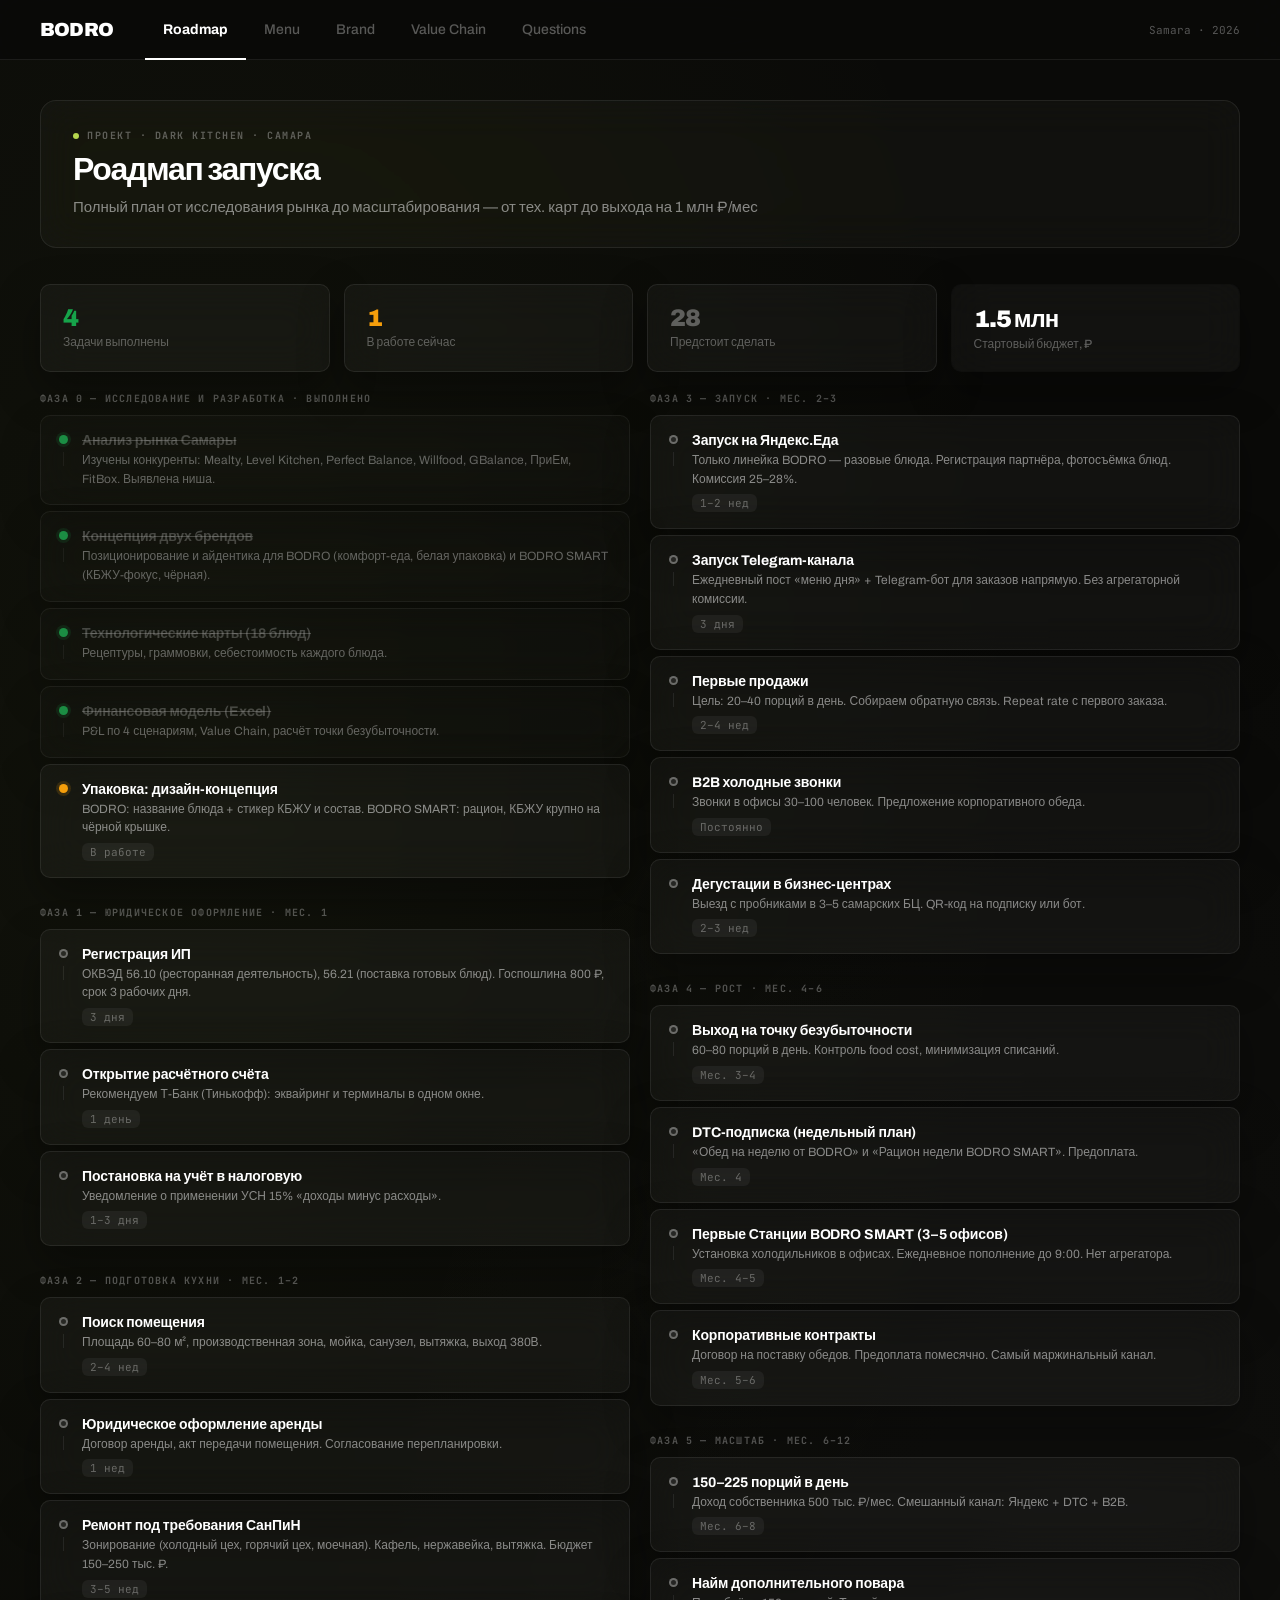
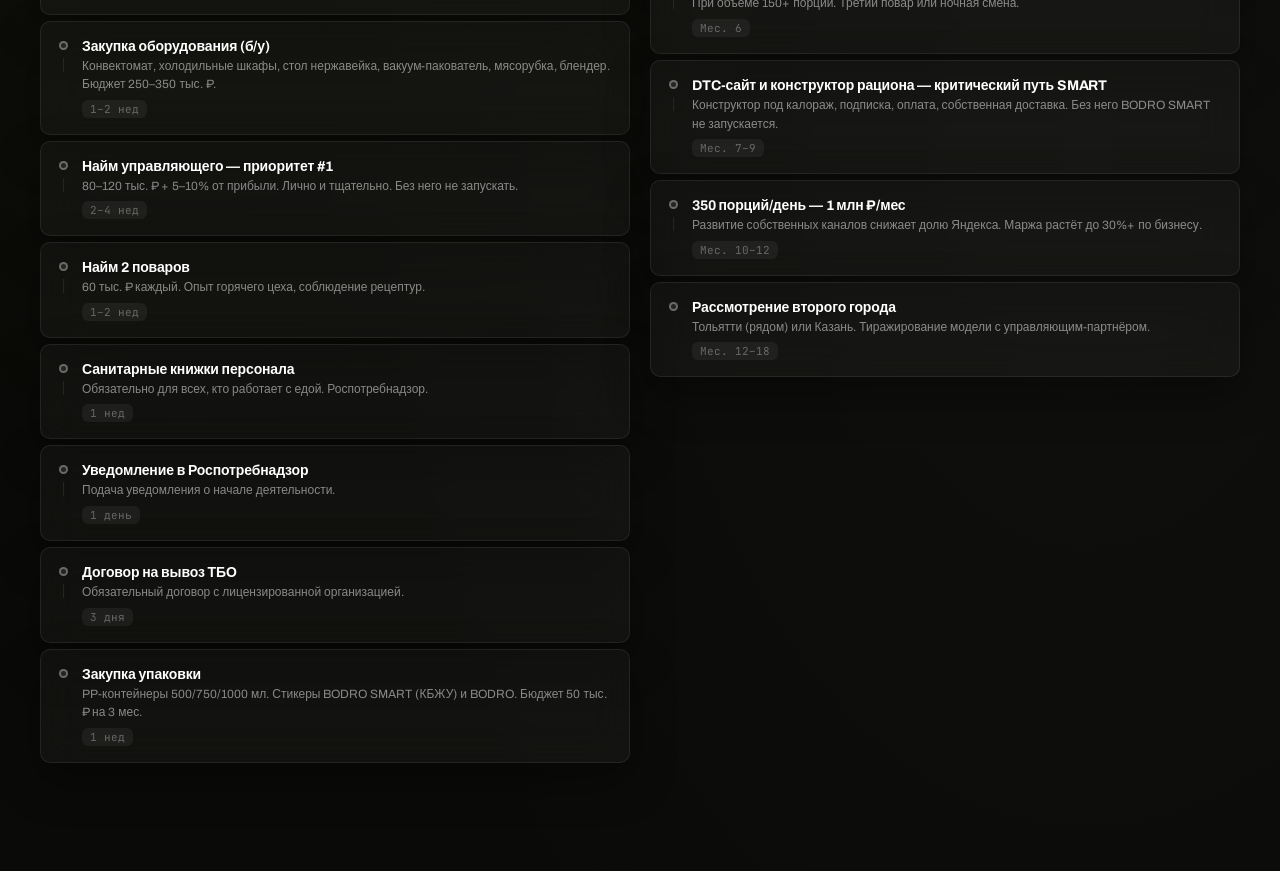
<file: DarkKitchen_Service_v4.html>
<!DOCTYPE html>
<html lang="ru">
<head>
<meta charset="UTF-8">
<meta name="viewport" content="width=device-width, initial-scale=1.0">
<script>(function(){document.documentElement.setAttribute('data-theme',localStorage.getItem('bodro-theme')==='light'?'light':'dark');})();</script>
<title>BODRO — Project Dashboard</title>
<link rel="icon" href="data:image/svg+xml,<svg xmlns='http://www.w3.org/2000/svg' viewBox='0 0 32 32'><rect width='32' height='32' rx='8' fill='%230D0D0B'/><text x='16' y='22' font-size='18' text-anchor='middle' fill='white' font-family='Arial' font-weight='900'>B</text></svg>">
<script src="vendor/chart.umd.min.js"></script>
<style>
@import url('https://fonts.googleapis.com/css2?family=Archivo:wght@400;500;600;700;900&family=JetBrains+Mono:wght@400;500;700&display=swap');

:root {
  --black:   #0D0D0B;
  --white:   #FFFFFF;
  --bg:      #F5F5F3;
  --line:    #E5E4E0;
  --sub:     #5C5C5A;
  --muted:   #9E9C96;
  --red:     #DC2626;
  --green-ok:#16A34A;
  --r:       16px;
  --r-sm:    10px;
  --gb:      rgba(255,255,255,0.78);
  --gbo:     rgba(255,255,255,0.95);
  --gs:      0 4px 24px rgba(0,0,0,0.07), 0 1px 2px rgba(0,0,0,0.04), inset 0 1px 0 rgba(255,255,255,1);
}
[data-theme="dark"] {
  --black:   #FFFFFF;
  --white:   #0A0A08;
  --bg:      #0A0A08;
  --line:    rgba(255,255,255,0.08);
  --sub:     rgba(255,255,255,0.5);
  --muted:   rgba(255,255,255,0.32);
  --gb:      rgba(255,255,255,0.035);
  --gbo:     rgba(255,255,255,0.08);
  --gs:      0 18px 44px rgba(0,0,0,0.35);
}

* { margin:0; padding:0; box-sizing:border-box; }
body {
  font-family:'Archivo',sans-serif; font-size:14px; color:var(--black);
  min-height:100vh; background:var(--bg);
  background-image:
    radial-gradient(ellipse at 15% 30%, rgba(0,0,0,0.03) 0%, transparent 55%),
    radial-gradient(ellipse at 85% 70%, rgba(0,0,0,0.02) 0%, transparent 50%);
}
[data-theme="dark"] body {
  background-image:
    radial-gradient(ellipse at 15% 30%, rgba(181,214,78,0.045) 0%, transparent 55%),
    radial-gradient(ellipse at 85% 70%, rgba(255,255,255,0.025) 0%, transparent 50%);
}

/* NAV */
nav {
  position:sticky; top:0; z-index:200;
  background:rgba(255,255,255,0.88);
  backdrop-filter:blur(24px) saturate(200%);
  -webkit-backdrop-filter:blur(24px) saturate(200%);
  border-bottom:1px solid rgba(0,0,0,0.07);
  box-shadow:0 1px 12px rgba(0,0,0,0.04);
  display:flex; align-items:center; padding:0 40px; height:60px;
}
[data-theme="dark"] nav {
  background:rgba(10,10,8,0.88);
  border-bottom-color:rgba(255,255,255,0.08);
  box-shadow:none;
}
.nav-brand {
  font-weight:900; font-size:19px; letter-spacing:-0.04em; color:var(--black);
  margin-right:32px; text-decoration:none; display:flex; align-items:center;
}
.nav-tabs { display:flex; gap:0; }
.nav-tab {
  padding:0 18px; height:60px; font-size:14px; font-weight:500;
  cursor:pointer; border:none; background:transparent; color:var(--muted);
  transition:color .15s; white-space:nowrap; position:relative;
  border-bottom:2px solid transparent; margin-bottom:-1px; font-family:inherit;
}
.nav-tab:hover { color:var(--black); }
.nav-tab.active { color:var(--black); font-weight:700; border-bottom:2px solid var(--black); }
.nav-meta { margin-left:auto; font-family:'JetBrains Mono',monospace; font-size:11px; color:var(--muted); }

/* LAYOUT */
.page { display:none; padding:40px 40px 80px; max-width:1320px; margin:0 auto; }
.page.active { display:block; }

/* GLASS CARD */
.card {
  background:var(--gb);
  backdrop-filter:blur(20px) saturate(180%);
  -webkit-backdrop-filter:blur(20px) saturate(180%);
  border:1px solid var(--gbo);
  border-radius:var(--r);
  box-shadow:var(--gs);
}
.card-p   { padding:24px; }
.card-p-lg{ padding:32px; }

/* PAGE HEADER */
.page-head { margin-bottom:36px; }
.page-head-inner {
  background:var(--gb); backdrop-filter:blur(20px) saturate(180%);
  border:1px solid var(--gbo); border-radius:var(--r);
  box-shadow:var(--gs); padding:28px 32px;
}
.page-eyebrow {
  font-family:'JetBrains Mono',monospace; font-size:10px; font-weight:700;
  letter-spacing:0.15em; text-transform:uppercase; color:var(--muted);
  display:flex; align-items:center; gap:8px; margin-bottom:10px;
}
.page-eyebrow-dot { width:6px; height:6px; background:var(--black); border-radius:50%; }
.page-title  { font-size:32px; font-weight:900; letter-spacing:-0.04em; line-height:1.1; }
.page-desc   { font-size:15px; color:var(--sub); margin-top:8px; font-weight:400; line-height:1.6; }

/* SECTION LABEL */
.sec-label {
  font-family:'JetBrains Mono',monospace; font-size:10px; font-weight:700;
  letter-spacing:0.15em; text-transform:uppercase; color:var(--muted);
  margin-bottom:14px;
}
.sec-title { font-size:20px; font-weight:800; letter-spacing:-0.03em; margin-bottom:4px; }

/* GRIDS */
.g2 { display:grid; grid-template-columns:1fr 1fr; gap:16px; }
.g3 { display:grid; grid-template-columns:1fr 1fr 1fr; gap:14px; }
.g4 { display:grid; grid-template-columns:repeat(4,1fr); gap:14px; }
.g-auto { display:grid; grid-template-columns:repeat(auto-fill,minmax(300px,1fr)); gap:14px; }
.mb8{margin-bottom:8px;} .mb12{margin-bottom:12px;} .mb16{margin-bottom:16px;}
.mb20{margin-bottom:20px;} .mt8{margin-top:8px;} .mt12{margin-top:12px;}
.mt16{margin-top:16px;} .mt20{margin-top:20px;} .mt24{margin-top:24px;}
.flex{display:flex;} .items-center{align-items:center;} .items-start{align-items:flex-start;}
.justify-between{justify-content:space-between;} .gap8{gap:8px;} .gap12{gap:12px;}
.flex1{flex:1;} .fw700{font-weight:700;} .fw800{font-weight:800;} .fw900{font-weight:900;}
.fs10{font-size:10px;} .fs11{font-size:11px;} .fs12{font-size:12px;} .fs13{font-size:13px;}
.c-muted{color:var(--muted);} .c-red{color:var(--red);} .c-green{color:var(--green-ok);}
.mono{font-family:'JetBrains Mono',monospace;}

/* STAT */
.stat {
  padding:20px 22px; background:var(--gb);
  backdrop-filter:blur(20px); border:1px solid var(--gbo);
  border-radius:var(--r-sm); box-shadow:var(--gs);
}
.stat-val  { font-size:24px; font-weight:900; letter-spacing:-0.04em; color:var(--black); }
.stat-lbl  { font-size:12px; color:var(--muted); margin-top:4px; font-weight:500; }
.stat-note { font-size:11px; color:var(--sub); margin-top:3px; line-height:1.4; }

/* CHIPS */
.chip { display:inline-flex; align-items:center; padding:3px 10px; border-radius:999px; font-size:11px; font-weight:700; background:rgba(13,13,11,0.06); color:var(--sub); border:1px solid var(--line); }
.chip-dark { background:var(--black); color:var(--white); border-color:var(--black); }

/* STATUS */
.s-dot      { width:9px; height:9px; border-radius:50%; flex-shrink:0; }
.s-done     { background:#22C55E; box-shadow:0 0 0 3px rgba(34,197,94,0.15); }
.s-progress { background:#F59E0B; box-shadow:0 0 0 3px rgba(245,158,11,0.15); }
.s-pending  { background:var(--line); border:2px solid var(--muted); }

/* TIMELINE */
.tl-phase { margin-bottom:28px; }
.tl-phase-label { font-family:'JetBrains Mono',monospace; font-size:10px; font-weight:700; text-transform:uppercase; letter-spacing:0.12em; color:var(--muted); margin-bottom:10px; }
.tl-item {
  display:flex; gap:14px; align-items:flex-start;
  padding:16px 18px; margin-bottom:6px;
  background:var(--gb); backdrop-filter:blur(20px);
  border:1px solid var(--gbo); border-radius:var(--r-sm);
  box-shadow:var(--gs); transition:border-color .15s;
}
.tl-item:hover { border-color:rgba(0,0,0,0.2); }
.tl-item.done { opacity:0.7; background:rgba(255,255,255,0.45); }
.tl-status { display:flex; flex-direction:column; align-items:center; gap:4px; margin-top:3px; }
.tl-line { width:1.5px; flex:1; min-height:14px; background:var(--line); margin:4px 0; }
.tl-body { flex:1; }
.tl-name { font-size:14px; font-weight:700; margin-bottom:3px; letter-spacing:-0.01em; }
.tl-name.done-text { text-decoration:line-through; color:var(--muted); }
.tl-desc { font-size:12px; color:var(--sub); line-height:1.55; }
.tl-meta { font-size:11px; color:var(--muted); margin-top:6px; }
.tl-dur  { display:inline-block; background:rgba(0,0,0,0.05); padding:2px 8px; border-radius:6px; font-family:'JetBrains Mono',monospace; }

/* PILLS */
.pills { display:flex; gap:8px; flex-wrap:wrap; margin-bottom:24px; }
.pill {
  padding:8px 18px; border-radius:999px; font-size:13px; font-weight:600;
  cursor:pointer; border:1.5px solid var(--line);
  background:var(--gb); backdrop-filter:blur(12px); color:var(--sub); transition:all .15s;
}
.pill:hover { border-color:var(--black); color:var(--black); }
.pill.active { background:var(--black); border-color:var(--black); color:#fff; }

/* MENU CARD */
.m-card {
  background:var(--gb); backdrop-filter:blur(20px) saturate(160%);
  border:1px solid var(--gbo); border-radius:var(--r);
  box-shadow:var(--gs); padding:20px; transition:border-color .15s;
}
.m-card:hover { border-color:rgba(0,0,0,0.2); }
.m-name { font-size:15px; font-weight:800; margin-bottom:4px; letter-spacing:-0.02em; }
.m-cat  { font-family:'JetBrains Mono',monospace; font-size:10px; font-weight:700; color:var(--muted); text-transform:uppercase; letter-spacing:0.1em; margin-bottom:12px; }
.m-ingr { font-size:12px; color:var(--sub); line-height:1.6; margin-bottom:14px; }
.m-ingr strong { color:var(--black); font-weight:600; }
.m-fc { font-size:12px; color:var(--muted); }
.m-fc strong { color:var(--black); font-weight:700; }
.divider { border:none; border-top:1px solid var(--line); margin:14px 0; }

/* KBJU */
.kbju-grid { display:grid; grid-template-columns:repeat(4,1fr); gap:6px; margin-bottom:10px; }
.kbju-cell { background:rgba(0,0,0,0.04); border-radius:8px; padding:10px 6px; text-align:center; border:1px solid var(--line); }
.kbju-v    { font-size:15px; font-weight:900; letter-spacing:-0.02em; color:var(--black); }
.kbju-l    { font-family:'JetBrains Mono',monospace; font-size:8px; font-weight:700; color:var(--muted); letter-spacing:0.1em; text-transform:uppercase; margin-top:3px; }
.kbju-red  { color:var(--red); }

/* INPUT / SLIDER */
.inp {
  width:100%; border:1.5px solid var(--line); border-radius:10px;
  padding:10px 14px; font-size:13px; color:var(--black);
  background:rgba(255,255,255,0.9); font-family:inherit; outline:none;
  transition:border-color .15s; font-weight:500;
}
.inp:focus { border-color:var(--black); background:#fff; }
.inp-label { font-size:11px; font-weight:700; color:var(--muted); margin-bottom:6px; text-transform:uppercase; letter-spacing:0.05em; }
input[type=range] { -webkit-appearance:none; width:100%; height:3px; background:var(--line); border-radius:2px; outline:none; cursor:pointer; }
input[type=range]::-webkit-slider-thumb { -webkit-appearance:none; width:20px; height:20px; background:#fff; border:2px solid var(--black); border-radius:50%; cursor:pointer; box-shadow:0 1px 4px rgba(0,0,0,0.15); }

/* BUTTONS */
.btn { display:inline-flex; align-items:center; gap:8px; padding:10px 22px; border-radius:999px; font-size:13px; font-weight:700; cursor:pointer; border:none; transition:all .15s; font-family:inherit; }
.btn-black { background:var(--black); color:var(--white); }
.btn-black:hover { background:#333; }
.btn-ghost { background:transparent; color:var(--black); border:1.5px solid var(--line); }
.btn-ghost:hover { border-color:var(--black); }

/* BRAND */
.brand-card { background:var(--gb); backdrop-filter:blur(20px) saturate(180%); border:1px solid var(--gbo); border-radius:var(--r); box-shadow:var(--gs); overflow:hidden; }
.brand-header { padding:28px 28px 24px; }
.brand-name { font-size:28px; font-weight:900; letter-spacing:-0.04em; }
.brand-pos  { font-size:14px; color:var(--sub); margin-top:8px; line-height:1.6; }
.brand-body { padding:24px 28px 28px; }
.brand-section { margin-bottom:22px; }
.brand-section-title { font-family:'JetBrains Mono',monospace; font-size:10px; font-weight:700; text-transform:uppercase; letter-spacing:0.12em; color:var(--muted); margin-bottom:12px; }
.naming-grid { display:grid; grid-template-columns:1fr 1fr; gap:10px; }
.naming-card { padding:14px; border-radius:var(--r-sm); background:rgba(255,255,255,0.5); border:1.5px solid var(--line); }
.naming-name { font-size:16px; font-weight:800; letter-spacing:-0.02em; }
.naming-desc { font-size:12px; color:var(--sub); margin-top:4px; line-height:1.5; }
.naming-badge { display:inline-block; margin-top:8px; }
.promo-list { display:flex; flex-direction:column; gap:6px; }
.promo-item { display:flex; align-items:flex-start; gap:12px; padding:12px 14px; border-radius:var(--r-sm); background:rgba(255,255,255,0.55); border:1px solid var(--line); }
.promo-bullet { width:6px; height:6px; border-radius:50%; flex-shrink:0; margin-top:5px; }
.promo-text { font-size:13px; color:var(--sub); line-height:1.5; }
.promo-text strong { color:var(--black); }

/* SCENARIO TABS */
.sc-tabs { display:flex; gap:4px; background:rgba(0,0,0,0.05); padding:4px; border-radius:12px; margin-bottom:18px; }
.sc-tab { flex:1; padding:9px; text-align:center; border-radius:9px; font-size:12px; font-weight:600; cursor:pointer; color:var(--muted); transition:all .15s; border:none; background:none; font-family:inherit; }
.sc-tab.active { background:#fff; color:var(--black); box-shadow:0 1px 6px rgba(0,0,0,0.08); }

/* VC */
.vc-section-header { display:flex; align-items:center; gap:10px; margin-bottom:16px; padding-bottom:12px; border-bottom:1px solid var(--line); }
.vc-section-icon { width:32px; height:32px; border-radius:8px; background:rgba(0,0,0,0.06); display:flex; align-items:center; justify-content:center; font-size:14px; flex-shrink:0; font-weight:900; font-family:'JetBrains Mono',monospace; color:var(--muted); }
.vc-section-title { font-size:14px; font-weight:800; letter-spacing:-0.02em; }
.vc-section-sub   { font-size:11px; color:var(--muted); margin-top:1px; }
.slider-row { margin-bottom:16px; }
.slider-row .slider-top { display:flex; justify-content:space-between; align-items:center; margin-bottom:6px; }
.slider-row .slider-label { font-size:12px; font-weight:600; color:var(--sub); }
.slider-row .slider-val   { font-family:'JetBrains Mono',monospace; font-size:13px; font-weight:700; }
.inp-row { display:flex; align-items:center; gap:12px; margin-bottom:10px; }
.inp-row .inp-label  { flex:1; margin-bottom:0; font-size:12px; }
.inp-row .inp-val    { font-family:'JetBrains Mono',monospace; font-size:13px; font-weight:700; min-width:80px; text-align:right; }
.inp-row .inp-small  { width:110px; text-align:right; padding:7px 10px; font-family:'JetBrains Mono',monospace; }

/* KPI */
.kpi-card { background:var(--gb); backdrop-filter:blur(20px); border:1px solid var(--gbo); border-radius:var(--r); box-shadow:var(--gs); padding:22px 24px; }
.kpi-num  { font-size:34px; font-weight:900; letter-spacing:-0.04em; line-height:1; }
.kpi-label{ font-size:12px; color:var(--muted); margin-top:6px; font-weight:500; }
.kpi-sub  { font-size:11px; color:var(--sub); margin-top:3px; line-height:1.4; }
.kpi-ok   { color:var(--green-ok); }
.kpi-bad  { color:var(--red); }

/* PNL */
.pl-row { display:flex; justify-content:space-between; align-items:center; padding:10px 14px; border-radius:8px; font-size:13px; }
.pl-row:nth-child(odd) { background:rgba(0,0,0,0.025); }
.pl-row.pl-total { background:rgba(0,0,0,0.07); font-weight:800; font-size:14px; border-radius:10px; margin-top:4px; padding:14px; }
.pl-name { color:var(--sub); font-weight:500; }
.pl-name.strong { color:var(--black); font-weight:700; }
.pl-amount { font-family:'JetBrains Mono',monospace; font-weight:700; }

/* WEEKLY */
.week-grid { display:grid; grid-template-columns:repeat(7,1fr); gap:8px; }
.day-bar-wrap { display:flex; flex-direction:column; align-items:center; gap:5px; }
.day-bar-outer { width:100%; background:rgba(0,0,0,0.06); border-radius:6px; height:80px; display:flex; align-items:flex-end; overflow:hidden; }
.day-bar-fill  { width:100%; border-radius:6px 6px 0 0; transition:height .4s; background:var(--black); }
.day-label { font-family:'JetBrains Mono',monospace; font-size:10px; font-weight:700; color:var(--muted); }
.day-val   { font-size:11px; font-weight:700; color:var(--black); font-family:'JetBrains Mono',monospace; }

/* FOOTNOTE */
.footnote { font-size:11px; color:var(--muted); line-height:1.5; margin-top:8px; padding:10px 12px; background:rgba(0,0,0,0.03); border-radius:8px; border-left:2px solid var(--line); }
.footnote strong { color:var(--sub); }

/* TABLE */
.sc-table { width:100%; border-collapse:collapse; }
.sc-table th { font-family:'JetBrains Mono',monospace; font-size:10px; font-weight:700; text-transform:uppercase; letter-spacing:.8px; color:var(--muted); padding:8px 10px; text-align:left; border-bottom:1.5px solid var(--line); }
.sc-table td { padding:10px; border-bottom:1px solid var(--line); font-size:13px; }
.sc-table tr:last-child td { border-bottom:none; }
.sc-table .num { font-weight:700; text-align:right; font-family:'JetBrains Mono',monospace; }

/* ── VALUE CHAIN PARAMS ──────────────────────────────── */
.param-row { display:flex; justify-content:space-between; align-items:center; gap:12px; padding:8px 0; border-bottom:1px solid rgba(0,0,0,0.05); }
.param-row:last-child { border-bottom:none; }
.param-label { display:flex; flex-direction:column; gap:2px; min-width:0; }
.param-name { font-size:13px; font-weight:600; color:var(--black); }
.param-hint { font-size:11px; color:var(--muted); }
.param-right { display:flex; align-items:center; gap:10px; flex-shrink:0; }
.param-val { font-family:'JetBrains Mono',monospace; font-weight:700; font-size:14px; }
.sl-wrap { display:flex; align-items:center; gap:8px; }
.sl-wrap input[type=range] { width:120px; accent-color:var(--black); }
.sl-val { font-family:'JetBrains Mono',monospace; font-size:13px; font-weight:700; min-width:44px; text-align:right; }
.fc-input { width:100px; padding:7px 10px; border:1.5px solid var(--line); border-radius:8px; font-family:'JetBrains Mono',monospace; font-size:13px; font-weight:700; text-align:right; background:var(--white); color:var(--black); }
.fc-tax { font-family:'JetBrains Mono',monospace; font-size:12px; font-weight:700; color:var(--sub); min-width:60px; }
.kpi-stat { text-align:center; padding:20px 16px; }
.stat-label-sm { font-size:10px; font-weight:700; text-transform:uppercase; letter-spacing:.08em; color:var(--muted); margin-bottom:8px; font-family:'JetBrains Mono',monospace; }

/* ── QUESTIONS BOARD ─────────────────────────────────── */
.board { display:grid; grid-template-columns:repeat(3,1fr); gap:20px; align-items:start; }
.board-col { background:rgba(0,0,0,0.03); border-radius:var(--r); border:1px solid var(--line); overflow:hidden; }
.board-col-header { padding:16px 20px; border-bottom:1px solid var(--line); display:flex; align-items:center; justify-content:space-between; background:var(--gb); backdrop-filter:blur(16px); }
.board-col-title  { font-size:13px; font-weight:800; letter-spacing:-0.01em; }
.board-col-count  { font-family:'JetBrains Mono',monospace; font-size:11px; font-weight:700; background:rgba(0,0,0,0.07); padding:3px 9px; border-radius:999px; color:var(--muted); }
.board-col-body   { padding:14px; display:flex; flex-direction:column; gap:10px; min-height:120px; }

.q-card { background:var(--gb); backdrop-filter:blur(20px) saturate(160%); border:1px solid var(--gbo); border-radius:var(--r-sm); box-shadow:var(--gs); overflow:hidden; transition:border-color .15s; }
.q-card:hover { border-color:rgba(0,0,0,0.2); }
.q-card-head { padding:14px 16px 10px; }
.q-tag { font-family:'JetBrains Mono',monospace; font-size:9px; font-weight:700; text-transform:uppercase; letter-spacing:0.1em; color:var(--muted); background:rgba(0,0,0,0.05); padding:2px 8px; border-radius:999px; display:inline-block; margin-bottom:8px; }
.q-title { font-size:13px; font-weight:800; letter-spacing:-0.01em; line-height:1.4; }
.q-date  { font-size:10px; color:var(--muted); margin-top:5px; font-family:'JetBrains Mono',monospace; }
.q-desc  { font-size:12px; color:var(--sub); line-height:1.6; padding:0 16px 12px; display:none; }
.q-desc.open { display:block; }
.q-section { border-top:1px solid var(--line); padding:12px 16px; }
.q-section-label { font-family:'JetBrains Mono',monospace; font-size:9px; font-weight:700; text-transform:uppercase; letter-spacing:0.1em; color:var(--muted); margin-bottom:8px; }
.q-section-text  { font-size:12px; color:var(--sub); line-height:1.6; }
.q-section-text.answer { color:var(--black); font-weight:500; }
.q-section-text.advice { color:var(--sub); font-style:italic; }
.q-actions { border-top:1px solid var(--line); padding:10px 14px; display:flex; gap:6px; flex-wrap:wrap; }
.q-btn { padding:5px 12px; border-radius:999px; font-size:11px; font-weight:700; cursor:pointer; border:1.5px solid var(--line); background:rgba(255,255,255,0.8); color:var(--sub); transition:all .15s; font-family:inherit; }
.q-btn:hover { border-color:var(--black); color:var(--black); }
.q-btn.primary { background:var(--black); color:#fff; border-color:var(--black); }
.q-btn.primary:hover { background:#333; }
.q-btn.danger  { color:var(--red); border-color:rgba(220,38,38,0.3); }
.q-btn.danger:hover  { background:var(--red); color:#fff; border-color:var(--red); }
.q-btn.green-btn { color:var(--green-ok); border-color:rgba(22,163,74,0.3); }
.q-btn.green-btn:hover { background:var(--green-ok); color:#fff; border-color:var(--green-ok); }
.q-empty { text-align:center; padding:32px 16px; font-size:12px; color:var(--muted); font-weight:500; }

/* PRIORITY BADGES */
.q-priority { display:inline-flex; align-items:center; gap:5px; padding:2px 9px; border-radius:999px; font-family:'JetBrains Mono',monospace; font-size:9px; font-weight:700; text-transform:uppercase; letter-spacing:0.08em; margin-bottom:6px; }
.q-priority-dot { width:6px; height:6px; border-radius:50%; flex-shrink:0; }
.q-priority.urgent { background:rgba(220,38,38,0.1); color:var(--red); border:1px solid rgba(220,38,38,0.25); }
.q-priority.urgent .q-priority-dot { background:var(--red); }
.q-priority.hold   { background:rgba(217,119,6,0.1); color:#D97706; border:1px solid rgba(217,119,6,0.25); }
.q-priority.hold .q-priority-dot   { background:#D97706; }

/* DRAG & DROP */
.q-card { cursor:grab; }
.q-card.dragging { opacity:0.35; cursor:grabbing; }
.board-col-body.drag-over { background:rgba(0,0,0,0.04); outline:2px dashed rgba(0,0,0,0.15); outline-offset:-6px; border-radius:var(--r-sm); }

/* PRIORITY SELECTOR IN MODAL */
.priority-opts { display:flex; gap:8px; flex-wrap:wrap; }
.priority-opt { padding:7px 16px; border-radius:999px; font-size:12px; font-weight:700; cursor:pointer; border:1.5px solid var(--line); background:rgba(255,255,255,0.8); color:var(--muted); transition:all .15s; display:flex; align-items:center; gap:6px; }
.priority-opt:hover { border-color:var(--black); color:var(--black); }
.priority-opt.sel-none   { border-color:var(--black); color:var(--black); background:#fff; }
.priority-opt.sel-urgent { border-color:var(--red); color:var(--red); background:rgba(220,38,38,0.07); }
.priority-opt.sel-hold   { border-color:#D97706; color:#D97706; background:rgba(217,119,6,0.07); }
.popt-dot { width:8px; height:8px; border-radius:50%; }

/* MODAL */
.modal-overlay { position:fixed; inset:0; background:rgba(0,0,0,0.4); backdrop-filter:blur(8px); z-index:1000; display:none; align-items:center; justify-content:center; padding:20px; }
.modal-overlay.open { display:flex; }
.modal { background:#fff; border-radius:var(--r); padding:32px; width:100%; max-width:560px; box-shadow:0 24px 80px rgba(0,0,0,0.2); max-height:90vh; overflow-y:auto; }
.modal-title { font-size:20px; font-weight:900; letter-spacing:-0.03em; margin-bottom:24px; }
.form-field   { margin-bottom:18px; }
.form-label   { font-size:11px; font-weight:700; text-transform:uppercase; letter-spacing:0.05em; color:var(--muted); margin-bottom:8px; display:block; }
.form-input   { width:100%; border:1.5px solid var(--line); border-radius:10px; padding:11px 14px; font-size:13px; color:var(--black); background:#fff; font-family:inherit; outline:none; transition:border-color .15s; font-weight:500; }
.form-input:focus { border-color:var(--black); }
textarea.form-input { resize:vertical; min-height:90px; }
.form-actions { display:flex; gap:10px; margin-top:24px; justify-content:flex-end; }

/* ══════════ DARK THEME OVERRIDES ══════════ */
[data-theme="dark"] .nav-tab:hover { color:#fff; }
[data-theme="dark"] .nav-tab.active { color:#fff; border-bottom-color:#fff; }
[data-theme="dark"] .page-head-inner { background:rgba(255,255,255,.03); border:1px solid rgba(255,255,255,.08); box-shadow:none; }
[data-theme="dark"] .page-eyebrow-dot { background:#B5D64E; }
[data-theme="dark"] .tl-item:hover,
[data-theme="dark"] .m-card:hover,
[data-theme="dark"] .q-card:hover { border-color:rgba(255,255,255,.2); }
[data-theme="dark"] .tl-item.done { background:rgba(255,255,255,0.025); }
[data-theme="dark"] .tl-dur,
[data-theme="dark"] .kbju-cell,
[data-theme="dark"] .vc-section-icon,
[data-theme="dark"] .board-col,
[data-theme="dark"] .q-tag { background:rgba(255,255,255,.05); }
[data-theme="dark"] .pill:hover,
[data-theme="dark"] .btn-ghost:hover,
[data-theme="dark"] .priority-opt:hover,
[data-theme="dark"] .q-btn:hover { border-color:#fff; color:#fff; }
[data-theme="dark"] .pill.active,
[data-theme="dark"] .btn-black,
[data-theme="dark"] .q-btn.primary { background:#B5D64E; border-color:#B5D64E; color:#0A0A08; }
[data-theme="dark"] .btn-black:hover,
[data-theme="dark"] .q-btn.primary:hover { background:#c5e56a; }
[data-theme="dark"] .inp,
[data-theme="dark"] .form-input,
[data-theme="dark"] .fc-input,
[data-theme="dark"] .sc-tab.active { background:rgba(255,255,255,.04); border-color:rgba(255,255,255,.12); color:#fff; }
[data-theme="dark"] .inp:focus,
[data-theme="dark"] .form-input:focus { border-color:#B5D64E; background:rgba(255,255,255,.06); }
[data-theme="dark"] input[type=range]::-webkit-slider-thumb { background:#0A0A08; border-color:#B5D64E; }
[data-theme="dark"] .naming-card,
[data-theme="dark"] .promo-item { background:rgba(255,255,255,0.035); }
[data-theme="dark"] .sc-tabs,
[data-theme="dark"] .day-bar-outer,
[data-theme="dark"] .footnote,
[data-theme="dark"] .board-col,
[data-theme="dark"] .board-col-header,
[data-theme="dark"] .board-col-count,
[data-theme="dark"] .q-btn,
[data-theme="dark"] .priority-opt { background:rgba(255,255,255,.04); border-color:rgba(255,255,255,.1); }
[data-theme="dark"] .board-col-body.drag-over { background:rgba(181,214,78,.06); outline-color:rgba(181,214,78,.3); }
[data-theme="dark"] .q-card { background:rgba(255,255,255,.04); border:1px solid rgba(255,255,255,.08); box-shadow:0 12px 30px rgba(0,0,0,.3); }
[data-theme="dark"] .modal-overlay { background:rgba(0,0,0,.6); }
[data-theme="dark"] .modal { background:#141410; color:#fff; box-shadow:0 24px 80px rgba(0,0,0,.6); border:1px solid rgba(255,255,255,.08); }
[data-theme="dark"] .btn-ghost { color:#fff; border-color:rgba(255,255,255,.15); }
</style>
</head>
<body>

<!-- ── NAV (hidden in embed mode) ─────────────────── -->
<nav id="svc-nav">
  <a class="nav-brand" href="index.html">BODRO</a>
  <div class="nav-tabs">
    <button class="nav-tab active" id="tab-roadmap" onclick="goPage('roadmap',this)">Roadmap</button>
    <button class="nav-tab" id="tab-menu" onclick="goPage('menu',this)">Menu</button>
    <button class="nav-tab" id="tab-brand" onclick="goPage('brand',this)">Brand</button>
    <button class="nav-tab" id="tab-vc" onclick="goPage('vc',this)">Value Chain</button>
    <button class="nav-tab" id="tab-questions" onclick="goPage('questions',this)">Questions</button>
  </div>
  <div class="nav-meta">Samara · 2026</div>
</nav>

<!-- ══════════ РОАДМАП ══════════ -->
<div id="page-roadmap" class="page active">
  <div class="page-head">
    <div class="page-head-inner">
      <div class="page-eyebrow"><div class="page-eyebrow-dot"></div>ПРОЕКТ · DARK KITCHEN · САМАРА</div>
      <div class="page-title">Роадмап запуска</div>
      <div class="page-desc">Полный план от исследования рынка до масштабирования — от тех. карт до выхода на 1 млн ₽/мес</div>
    </div>
  </div>

  <div class="g4 mb20">
    <div class="stat"><div class="stat-val" style="color:var(--green-ok)">4</div><div class="stat-lbl">Задачи выполнены</div></div>
    <div class="stat"><div class="stat-val" style="color:#F59E0B">1</div><div class="stat-lbl">В работе сейчас</div></div>
    <div class="stat"><div class="stat-val" style="color:var(--muted)">28</div><div class="stat-lbl">Предстоит сделать</div></div>
    <div class="stat" style="border-color:rgba(0,0,0,0.15);"><div class="stat-val">1.5 млн</div><div class="stat-lbl">Стартовый бюджет, ₽</div></div>
  </div>

  <div class="g2" style="align-items:start; gap:20px;">
    <div>
      <div class="tl-phase"><div class="tl-phase-label">Фаза 0 — Исследование и разработка · Выполнено</div><div id="phase0"></div></div>
      <div class="tl-phase"><div class="tl-phase-label">Фаза 1 — Юридическое оформление · Мес. 1</div><div id="phase1"></div></div>
      <div class="tl-phase"><div class="tl-phase-label">Фаза 2 — Подготовка кухни · Мес. 1–2</div><div id="phase2"></div></div>
    </div>
    <div>
      <div class="tl-phase"><div class="tl-phase-label">Фаза 3 — Запуск · Мес. 2–3</div><div id="phase3"></div></div>
      <div class="tl-phase"><div class="tl-phase-label">Фаза 4 — Рост · Мес. 4–6</div><div id="phase4"></div></div>
      <div class="tl-phase"><div class="tl-phase-label">Фаза 5 — Масштаб · Мес. 6–12</div><div id="phase5"></div></div>
    </div>
  </div>
</div>

<!-- ══════════ МЕНЮ ══════════ -->
<div id="page-menu" class="page">
  <div class="page-head">
    <div class="page-head-inner">
      <div class="page-eyebrow"><div class="page-eyebrow-dot"></div>ТЕХНОЛОГИЧЕСКИЕ КАРТЫ</div>
      <div class="page-title">Меню · 18 блюд</div>
      <div class="page-desc">Состав, себестоимость, КБЖУ на 100 г и на порцию. Данные для расчёта Value Chain.</div>
    </div>
  </div>
  <div class="pills" id="menuPills">
    <div class="pill active" onclick="filterMenu('all',this)">Все (22)</div>
    <div class="pill" onclick="filterMenu('Суп',this)">Супы</div>
    <div class="pill" onclick="filterMenu('Второе',this)">Вторые блюда</div>
    <div class="pill" onclick="filterMenu('Салат',this)">Салаты</div>
    <div class="pill" onclick="filterMenu('Гарнир',this)">Гарниры</div>
    <div class="pill" onclick="filterMenu('Десерт',this)">Десерты</div>
    <div class="pill" onclick="filterMenu('Напиток',this)">Напитки</div>
  </div>
  <div class="g-auto" id="menuGrid"></div>
</div>

<!-- ══════════ БРЕНД ══════════ -->
<div id="page-brand" class="page">
  <div class="page-head">
    <div class="page-head-inner">
      <div class="page-eyebrow"><div class="page-eyebrow-dot"></div>БРЕНД РЕВЬЮ</div>
      <div class="page-title">Два бренда. Одна кухня.</div>
      <div class="page-desc">Позиционирование, нейминг и стратегия развития BODRO и BODRO SMART</div>
    </div>
  </div>

  <div style="display:grid; grid-template-columns:1fr 1fr; gap:20px; align-items:stretch; margin-bottom:20px;">

    <!-- BODRO -->
    <div class="brand-card" style="display:flex; flex-direction:column;">
      <div class="brand-header" style="border-bottom:2px solid var(--black);">
        <div class="flex justify-between items-center mb8">
          <div class="brand-name" style="font-size:32px;">BODRO</div>
          <span class="chip">Комфорт-еда</span>
        </div>
        <div style="display:flex; gap:10px; margin-bottom:12px; flex-wrap:wrap;">
          <div style="background:var(--black); color:#fff; border-radius:8px; padding:8px 14px; font-size:11px; font-weight:700; font-family:'JetBrains Mono',monospace; letter-spacing:0.05em;">Archivo 900 · Белая упаковка</div>
          <div style="background:var(--bg); border:1px solid var(--line); border-radius:8px; padding:8px 14px; font-size:11px; font-weight:700; font-family:'JetBrains Mono',monospace; color:var(--sub);">Чёрный · Белый · #F5F5F3</div>
        </div>
        <div class="brand-pos">Просто хорошая еда. Без ЗОЖ-пафоса. Ресторанное качество по цене столовой.</div>
      </div>
      <div class="brand-body" style="flex:1; display:flex; flex-direction:column;">
        <div class="brand-section">
          <div class="brand-section-title">Суть бренда</div>
          <div class="promo-list">
            <div class="promo-item"><div class="promo-bullet" style="background:var(--black);"></div><div class="promo-text"><strong>Аудитория</strong> — офисный работник 25–40 лет. Не хочет тратить время на обед.</div></div>
            <div class="promo-item"><div class="promo-bullet" style="background:var(--black);"></div><div class="promo-text"><strong>Слоган</strong> — «Не трать время — мы потратили его за тебя.»</div></div>
            <div class="promo-item"><div class="promo-bullet" style="background:var(--black);"></div><div class="promo-text"><strong>Цена</strong> — 230–320 ₽/блюдо. Ресторанный уровень блюд по цене бизнес-ланча.</div></div>
          </div>
        </div>
        <div class="brand-section">
          <div class="brand-section-title">Варианты нейминга (рассматривались)</div>
          <div class="naming-grid">
            <div class="naming-card" style="border-color:var(--black); border-width:2px;">
              <div class="naming-name">BODRO</div>
              <div class="naming-desc">Живо, по-русски. Archivo 900, белая упаковка, минимализм.</div>
              <span class="chip chip-dark naming-badge">Выбрано</span>
            </div>
            <div class="naming-card">
              <div class="naming-name">ЕМ</div>
              <div class="naming-desc">Антибренд. Моносиллаб, предельно короткий.</div>
            </div>
            <div class="naming-card">
              <div class="naming-name">СТОЛОВКА</div>
              <div class="naming-desc">Переосмысление советского формата: ирония + ностальгия.</div>
            </div>
            <div class="naming-card">
              <div class="naming-name">ГОРЯЧО</div>
              <div class="naming-desc">Температурный брендинг. Свежесть и домашность.</div>
            </div>
          </div>
        </div>
        <div class="brand-section">
          <div class="brand-section-title">Каналы продвижения</div>
          <div class="promo-list">
            <div class="promo-item"><div class="promo-bullet" style="background:var(--black);"></div><div class="promo-text"><strong>Яндекс.Еда</strong> — основной старт. Реальные фото, без стоков.</div></div>
            <div class="promo-item"><div class="promo-bullet" style="background:var(--black);"></div><div class="promo-text"><strong>Telegram-канал</strong> — «сегодня на обед». Ежедневный пост с меню и остатком порций.</div></div>
            <div class="promo-item"><div class="promo-bullet" style="background:var(--black);"></div><div class="promo-text"><strong>Дегустации в БЦ</strong> — 100 г пробник, баннер с QR-кодом, промокод на первый заказ.</div></div>
          </div>
        </div>
        <div class="g2 mt8" style="gap:10px; margin-top:auto;">
          <div class="stat"><div class="stat-val">Repeat Rate</div><div class="stat-lbl">Ключевой KPI — повторный заказ</div></div>
          <div class="stat"><div class="stat-val">NPS</div><div class="stat-lbl">«Посоветуешь другу?»</div></div>
        </div>
      </div>
    </div>

    <!-- BODRO SMART -->
    <div class="brand-card" style="border-color:#B5D64E; border-width:2px; display:flex; flex-direction:column;">
      <div class="brand-header" style="background:var(--black); border-bottom:2px solid #B5D64E;">
        <div class="flex justify-between items-center mb8">
          <div class="brand-name" style="font-size:32px; color:#B5D64E;">BODRO SMART</div>
          <span class="chip" style="background:rgba(181,214,78,0.15); color:#B5D64E; border-color:rgba(181,214,78,0.35);">Точное питание</span>
        </div>
        <div style="display:flex; gap:10px; margin-bottom:12px; flex-wrap:wrap;">
          <div style="background:rgba(181,214,78,0.12); border-radius:8px; padding:8px 14px; font-size:11px; font-weight:700; font-family:'JetBrains Mono',monospace; color:#B5D64E; letter-spacing:0.05em;">Archivo 900 + JetBrains Mono</div>
          <div style="background:rgba(255,255,255,0.07); border:1px solid rgba(181,214,78,0.2); border-radius:8px; padding:8px 14px; font-size:11px; font-weight:700; font-family:'JetBrains Mono',monospace; color:rgba(255,255,255,0.5);">Чёрный · Белый · #B5D64E</div>
        </div>
        <div class="brand-pos" style="color:rgba(255,255,255,0.55);">Рационы на неделю и месяц. Конструктор на сайте под калораж, собственная доставка. Чёрная упаковка, КБЖУ крупно.</div>
      </div>
      <div class="brand-body" style="flex:1; display:flex; flex-direction:column;">
        <div class="brand-section">
          <div class="brand-section-title">Суть бренда</div>
          <div class="promo-list">
            <div class="promo-item"><div class="promo-bullet" style="background:var(--black);"></div><div class="promo-text"><strong>КБЖУ — герой упаковки</strong> — Белки / Жиры / Углев / Ккал крупно на лицевой стороне.</div></div>
            <div class="promo-item"><div class="promo-bullet" style="background:var(--black);"></div><div class="promo-text"><strong>Аудитория</strong> — считающие белок, фитнес, 23–35 лет. Тренеры, самозанятые, офис.</div></div>
            <div class="promo-item"><div class="promo-bullet" style="background:var(--black);"></div><div class="promo-text"><strong>Клейм</strong> — «Собрано на неделю.» Слоган только у мастер-бренда: «Еда готова.»</div></div>
          </div>
        </div>
        <div class="brand-section">
          <div class="brand-section-title">Варианты нейминга (рассматривались)</div>
          <div class="naming-grid">
            <div class="naming-card" style="border-color:#B5D64E; border-width:2px; background:var(--black);">
              <div class="naming-name" style="color:#B5D64E;">BODRO SMART</div>
              <div class="naming-desc" style="color:rgba(255,255,255,0.55);">Суббренд BODRO. КБЖУ-фокус, чёрная упаковка, JetBrains Mono.</div>
              <span class="chip naming-badge" style="background:rgba(181,214,78,0.15);color:#B5D64E;border-color:rgba(181,214,78,0.3);">Выбрано</span>
            </div>
            <div class="naming-card">
              <div class="naming-name">ТОЧНО</div>
              <div class="naming-desc">Точность КБЖУ, честность состава, измеримый результат.</div>
            </div>
            <div class="naming-card">
              <div class="naming-name">ККАЛ</div>
              <div class="naming-desc">Прямое функциональное название. Работает как в SEO, так и на полке.</div>
            </div>
            <div class="naming-card">
              <div class="naming-name">ПРОФИТ</div>
              <div class="naming-desc">Двойной смысл: выгодно и профит для тела. Игровой тон.</div>
            </div>
          </div>
        </div>
        <div class="brand-section">
          <div class="brand-section-title">Каналы продвижения</div>
          <div class="promo-list">
            <div class="promo-item"><div class="promo-bullet" style="background:var(--black);"></div><div class="promo-text"><strong>Яндекс.Еда</strong> — отдельный профиль рядом с BODRO. Фильтр «Правильное питание».</div></div>
            <div class="promo-item"><div class="promo-bullet" style="background:var(--black);"></div><div class="promo-text"><strong>Фитнес-комьюнити</strong> — Telegram ЗОЖ, спортзалы Самары, тренеры. Бартер / CPA.</div></div>
            <div class="promo-item"><div class="promo-bullet" style="background:var(--black);"></div><div class="promo-text"><strong>Станции BODRO SMART</strong> — брендированный холодильник в офисе/спортзале.</div></div>
          </div>
        </div>
        <div class="g2 mt8" style="gap:10px; margin-top:auto;">
          <div class="stat"><div class="stat-val">57–106к ₽</div><div class="stat-lbl">Capex одна станция</div></div>
          <div class="stat"><div class="stat-val">~1 мес</div><div class="stat-lbl">Окупаемость при 30 порц/день</div></div>
        </div>
      </div>
    </div>
  </div>

  <div class="card card-p-lg">
    <div class="sec-label">Общая стратегия</div>
    <div class="sec-title mb12">Два бренда — одна кухня</div>
    <div class="g3" style="gap:14px;">
      <div class="stat">
        <div class="stat-val fs13 fw700">Фаза 1 — Агрегатор</div>
        <div class="stat-note">В Яндекс Еде только BODRO — разовые блюда. SMART в агрегатор не выходит: рационы живут на своём сайте. Цель: 100+ порц/день.</div>
      </div>
      <div class="stat">
        <div class="stat-val fs13 fw700">Фаза 2 — DTC + подписка</div>
        <div class="stat-note">Сайт-конструктор и подписка на рацион SMART. Экономия 25–28 % комиссии агрегатора — источник скидки клиенту и маржи.</div>
      </div>
      <div class="stat">
        <div class="stat-val fs13 fw700">Фаза 3 — B2B + Станции</div>
        <div class="stat-note">Станции BODRO SMART в офисных центрах. BODRO — корпоративный обед под заказ. Гарантированный объём без агрегатора.</div>
      </div>
    </div>
  </div>
</div>

<!-- ══════════ VALUE CHAIN ══════════ -->
<div id="page-vc" class="page"><!-- content injected after auth --></div>
<!-- ══════════ QUESTIONS ══════════ -->
<div id="page-questions" class="page">
  <div class="page-head">
    <div class="page-head-inner">
      <div class="page-eyebrow"><div class="page-eyebrow-dot"></div>ОТКРЫТЫЕ ВОПРОСЫ · РЕШЕНИЯ · БЛОКЕРЫ</div>
      <div class="page-title">Доска вопросов</div>
      <div class="page-desc">Фиксируй открытые вопросы и решения. Добавляй ответ, получай рекомендацию, отправляй в архив когда закрыто.</div>
    </div>
  </div>

  <div class="flex justify-between items-center mb20">
    <div class="flex gap8" id="q-stats-row"></div>
    <button class="btn btn-black" onclick="openModal()">+ Новый вопрос</button>
  </div>

  <div class="board" id="board">
    <div class="board-col">
      <div class="board-col-header"><span class="board-col-title">Активный вопрос</span><span class="board-col-count" id="cnt-active">0</span></div>
      <div class="board-col-body" id="col-active" ondragover="colDragOver(event)" ondragleave="colDragLeave(event)" ondrop="colDrop(event,'active')"></div>
    </div>
    <div class="board-col">
      <div class="board-col-header"><span class="board-col-title">Вопрос / Ответ</span><span class="board-col-count" id="cnt-answered">0</span></div>
      <div class="board-col-body" id="col-answered" ondragover="colDragOver(event)" ondragleave="colDragLeave(event)" ondrop="colDrop(event,'answered')"></div>
    </div>
    <div class="board-col">
      <div class="board-col-header"><span class="board-col-title">Архив</span><span class="board-col-count" id="cnt-archive">0</span></div>
      <div class="board-col-body" id="col-archive" ondragover="colDragOver(event)" ondragleave="colDragLeave(event)" ondrop="colDrop(event,'archived')"></div>
    </div>
  </div>
</div>

<!-- MODAL: добавить/редактировать вопрос -->
<div class="modal-overlay" id="modal-add">
  <div class="modal">
    <div class="modal-title" id="modal-title">Новый вопрос</div>
    <div class="form-field">
      <label class="form-label">Вопрос *</label>
      <input type="text" class="form-input" id="q-input-title" placeholder="Что нужно решить?" maxlength="120">
    </div>
    <div class="form-field">
      <label class="form-label">Контекст / описание</label>
      <textarea class="form-input" id="q-input-desc" placeholder="Предпосылки, ограничения, какие варианты есть..."></textarea>
    </div>
    <div class="form-field">
      <label class="form-label">Тег / категория</label>
      <input type="text" class="form-input" id="q-input-tag" placeholder="Например: Упаковка, Финансы, Операции...">
    </div>
    <div class="form-field">
      <label class="form-label">Приоритет</label>
      <div class="priority-opts" id="priority-opts">
        <button type="button" class="priority-opt sel-none" data-p="" onclick="selectPriority(this,'')">
          <span class="popt-dot" style="background:var(--muted)"></span>Без приоритета
        </button>
        <button type="button" class="priority-opt" data-p="urgent" onclick="selectPriority(this,'urgent')">
          <span class="popt-dot" style="background:var(--red)"></span>Срочно
        </button>
        <button type="button" class="priority-opt" data-p="hold" onclick="selectPriority(this,'hold')">
          <span class="popt-dot" style="background:#D97706"></span>Холдер
        </button>
      </div>
    </div>
    <input type="hidden" id="q-input-priority" value="">
    <input type="hidden" id="q-edit-id">
    <div class="form-actions">
      <button class="btn btn-ghost" onclick="closeModal()">Отмена</button>
      <button class="btn btn-black" onclick="saveQuestion()">Сохранить</button>
    </div>
  </div>
</div>

<!-- MODAL: ответ -->
<div class="modal-overlay" id="modal-answer">
  <div class="modal">
    <div class="modal-title">Ответ / решение</div>
    <div style="font-size:13px; color:var(--sub); margin-bottom:20px;" id="answer-modal-title"></div>
    <div class="form-field">
      <label class="form-label">Твоё решение</label>
      <textarea class="form-input" id="answer-input" placeholder="Опиши принятое решение..." style="min-height:120px;"></textarea>
    </div>
    <div class="form-field">
      <label class="form-label">Рекомендация Claude (вставь из чата)</label>
      <textarea class="form-input" id="advice-input" placeholder="Скопируй рекомендацию из чата с Claude и вставь сюда..."></textarea>
    </div>
    <input type="hidden" id="answer-q-id">
    <div class="form-actions">
      <button class="btn btn-ghost" onclick="closeAnswerModal()">Отмена</button>
      <button class="btn btn-black" onclick="saveAnswer()">Сохранить и отметить отвеченным</button>
    </div>
  </div>
</div>

<!-- PASSWORD GATE -->
<div class="modal-overlay" id="modal-vc-lock">
  <div class="modal" style="max-width:380px; text-align:center;">
    <div style="width:48px;height:48px;background:var(--black);border-radius:12px;display:flex;align-items:center;justify-content:center;margin:0 auto 20px;">
      <svg width="20" height="20" viewBox="0 0 20 20" fill="none"><rect x="5" y="9" width="10" height="8" rx="2" fill="white"/><path d="M7 9V6.5a3 3 0 016 0V9" stroke="white" stroke-width="1.8" fill="none" stroke-linecap="round"/></svg>
    </div>
    <div class="modal-title" style="margin-bottom:8px;">Value Chain</div>
    <div style="font-size:13px;color:var(--muted);margin-bottom:24px;">Раздел защищён паролем</div>
    <input type="password" class="form-input" id="vc-password-input" placeholder="Введи пароль" style="text-align:center;letter-spacing:0.15em;font-size:16px;margin-bottom:8px;" maxlength="20">
    <div id="vc-password-error" style="font-size:12px;color:var(--red);min-height:18px;margin-bottom:12px;"></div>
    <div class="form-actions" style="justify-content:center;">
      <button class="btn btn-ghost" onclick="closeVcLock()">Отмена</button>
      <button class="btn btn-black" onclick="checkVcPassword()">Войти</button>
    </div>
  </div>
</div>

<!-- ══════════ JS ══════════ -->
<script>
const MENU_DATA = [
  {name:"Борщ с говядиной",cat:"Суп",weight:350,fc:73,kcal_p:245.7,b_p:12.9,f_p:15.2,c_p:14.7,ingr:"Говядина (лопатка), капуста белокочанная, свекла, картофель, морковь, лук репчатый, томатная паста, сметана",file:"ТК_Борщ_с_говядиной.xlsx"},
  {name:"Суп-пюре грибной с курицей",cat:"Суп",weight:300,fc:95,kcal_p:385.2,b_p:26.9,f_p:20.7,c_p:22.6,ingr:"Грудка куриная, шампиньоны, картофель, морковь, лук, масло сливочное, сливки 10%, гренки",file:"ТК_Суп_пюре_грибной_с_курицей.xlsx"},
  {name:"Суп томатный с печёными перцами",cat:"Суп",weight:300,fc:110,kcal_p:103.9,b_p:3.1,f_p:3.4,c_p:14.4,ingr:"Томаты Polpa, перец сладкий, лук, морковь, сельдерей, масло растительное, базилик, орегано",file:"ТК_Суп_томатный_с_перцами.xlsx"},
  {name:"Куриное филе гриль, булгур, овощи",cat:"Второе",weight:277,fc:65,kcal_p:460.4,b_p:31.9,f_p:14.1,c_p:48.2,ingr:"Грудка куриная, булгур, лук, морковь, петрушка, лимонный сок, чеснок",file:"ТК_Куриное_филе_булгур_овощи.xlsx"},
  {name:"Оладьи куриные из грудки",cat:"Второе",weight:151,fc:64,kcal_p:363.4,b_p:29.3,f_p:20.2,c_p:13.9,ingr:"Грудка куриная, хлеб пшеничный, молоко, лук, желток, мускатный орех",file:"ТК_Оладьи_куриные.xlsx"},
  {name:"Бризоль куриная с рисом",cat:"Второе",weight:230,fc:45,kcal_p:353.4,b_p:21.5,f_p:9.4,c_p:43.8,ingr:"Фарш куриный, яйцо (меланж), молоко, мука пшеничная, чеснок, рис длиннозерный, петрушка",file:"ТК_Бризоль_куриная_с_рисом.xlsx"},
  {name:"Тальятелле, грудка, сычуанский перец",cat:"Второе",weight:240,fc:91,kcal_p:462,b_p:36.4,f_p:11.2,c_p:53.1,ingr:"Грудка куриная, паста тальятелле, петрушка, масло зелёное, лимонный сок, перец сычуанский",file:"ТК_Тальятелле_с_грудкой_сычуанский_перец.xlsx"},
  {name:"Говядина наршараб, мятый картофель",cat:"Второе",weight:230,fc:110,kcal_p:305.5,b_p:27.7,f_p:8.4,c_p:30.0,ingr:"Говядина (лопатка), соус наршараб, картофель, молоко 2.5%, розмарин, тимьян",file:"ТК_Говядина_наршараб_мятый_картофель.xlsx"},
  {name:"Бефстроганов с картофельным пюре",cat:"Второе",weight:220,fc:78,kcal_p:341.7,b_p:18.6,f_p:17.4,c_p:27.2,ingr:"Говядина (лопатка), лук, сметана 20%, картофель, молоко 2.5%, масло сливочное",file:"ТК_Бефстроганов_с_пюре.xlsx"},
  {name:"Грудка су-вид в специях, бурый рис",cat:"Второе",weight:225,fc:60,kcal_p:329.2,b_p:26.8,f_p:3.0,c_p:46.7,ingr:"Грудка куриная, рис бурый, паприка копчёная, итальянские травы, чеснок сушёный",file:"ТК_Грудка_су_вид_бурый_рис.xlsx"},
  {name:"Биточки куриные паровые, киноа",cat:"Второе",weight:225,fc:54,kcal_p:348.4,b_p:21.3,f_p:11.9,c_p:36.0,ingr:"Грудка куриная, батон пшеничный, молоко 2.5%, лук, яйцо (меланж), крупа киноа, масло",file:"ТК_Биточки_куриные_паровые_киноа.xlsx"},
  {name:"Овощи бланшированные",cat:"Гарнир",weight:150,fc:40,kcal_p:50,b_p:3.4,f_p:0.5,c_p:8.4,ingr:"Морковь, цветная капуста, брокколи, фасоль стручковая замороженная",file:"ТК_Овощи_бланшированные.xlsx"},
  {name:"Салат-микс зелёный с бальзамиком",cat:"Салат",weight:70,fc:55,kcal_p:69.2,b_p:1.0,f_p:6.1,c_p:2.5,ingr:"Айсберг, романо, шпинат, мангольд, заправка бальзамическая",file:"ТК_Салат_микс_с_бальзамиком.xlsx"},
  {name:"Витаминный салат с заправкой кимчи",cat:"Салат",weight:150,fc:32,kcal_p:92.5,b_p:3.2,f_p:0.3,c_p:19.1,ingr:"Капуста белокочанная, морковь, перец сладкий красный, соус кимчи, лимон",file:"ТК_Салат_витаминный_кимчи.xlsx"},
  {name:"Винегрет с горчичной заправкой",cat:"Салат",weight:175,fc:28,kcal_p:163.6,b_p:3.0,f_p:9.2,c_p:17.0,ingr:"Свекла, картофель, морковь, огурцы солёные, капуста квашеная, горошек, горчица",file:"ТК_Винегрет.xlsx"},
  {name:"Зелёный салат, грудка су-вид, кукуруза",cat:"Салат",weight:95,fc:56,kcal_p:113,b_p:10.2,f_p:6.1,c_p:5.0,ingr:"Айсберг, романо, шпинат, кукуруза, грудка су-вид, мёд, соевый соус, горчица",file:"ТК_Зеленый_салат_кукуруза_грудка_су_вид.xlsx"},
  {name:"Сырники со сметаной",cat:"Десерт",weight:175,fc:112,kcal_p:639,b_p:37.0,f_p:22.2,c_p:73.2,ingr:"Творог 5%, крупа манная, сахар, яйцо (меланж), мука, сметана 15%",file:"ТК_Сырники_со_сметаной.xlsx"},
  {name:"Протеиновый брауни с бананом",cat:"Десерт",weight:120,fc:74,kcal_p:197.7,b_p:21.5,f_p:6.9,c_p:10.7,ingr:"Банан, яйцо, протеин сывороточный, какао-порошок, йогурт греческий, разрыхлитель",file:"ТК_Протеиновый_брауни.xlsx"},
  {name:"Морс из вишни",cat:"Напиток",weight:500,fc:48,kcal_p:72.8,b_p:1.12,f_p:0.28,c_p:14.84,ingr:"Вишня замороженная, вода питьевая, эритрит, сукралоза",file:"ТК_Морс_из_вишни.xlsx"},
  {name:"Морс из чёрной смородины",cat:"Напиток",weight:500,fc:40,kcal_p:55,b_p:1.26,f_p:0.49,c_p:8.97,ingr:"Смородина чёрная замороженная, лимон, вода питьевая, эритрит, сукралоза",file:"ТК_Морс_из_черной_смородины.xlsx"},
  {name:"Зелёный чай холодный с лимоном",cat:"Напиток",weight:500,fc:13,kcal_p:7.5,b_p:0,f_p:0,c_p:0.2,ingr:"Чай зелёный листовой, лимон, вода питьевая, эритрит, сукралоза",file:"ТК_Зеленый_чай_холодный_с_лимоном.xlsx"},
  {name:"Подсластитель (эритрит + сукралоза)",cat:"Напиток",weight:100,fc:73,kcal_p:0,b_p:0,f_p:0,c_p:0,ingr:"Эритрит 95%, сукралоза 5% · эквивалент сахара ×25",file:"ТК_Подсластитель.xlsx"},
];
const AVG_FC = Math.round(MENU_DATA.reduce((s,m)=>s+m.fc,0)/MENU_DATA.length);

// ── VALUE CHAIN AUTH ────────────────────────────────────
const _VC_HASH = '65dad6e7090344b1f7875b9ce52bc92220438350338fe40651fe82ad9f8f6a3e';
const _VC_DATA = '[base64]/[base64]/[base64]/[base64]/RgNC+0LTQsNC20LgpPC9zcGFuPgogICAgICAgIDxzcGFuIGNsYXNzPSJwYXJhbS1oaW50Ij7QoNC+0LfQvdC40YfQvdCw0Y8g0YbQtdC90LAg0LTQu9GPINC/0L7QutGD0L/[base64]/[base64]/[base64]/[base64]/[base64]/0YDQvtC40LfQstC+0LTRgdGC0LLQsDwvZGl2PgogIDxkaXYgY2xhc3M9InNlYy10aXRsZSBtYjE2Ij7Qn9C+0YDRhtC40Lgg0LIg0LTQtdC90Ywg0Lgg0LzQtdGB0Y/[base64]/0L7RgNGG0LjQuS/[base64]/[base64]/[base64]/[base64]/[base64]/[base64]/[base64]/[base64]/QvtGA0YY8L2J1dHRvbj4KICAgIDxidXR0b24gY2xhc3M9InNjLXRhYiIgb25jbGljaz0ic2hvd1NjKDQwLHRoaXMpIj40MCDQv9C+0YDRhjwvYnV0dG9uPgogICAgPGJ1dHRvbiBjbGFzcz0ic2MtdGFiIiBvbmNsaWNrPSJzaG93U2MoNjAsdGhpcykiPjYwINC/0L7RgNGGPC9idXR0b24+CiAgICA8YnV0dG9uIGNsYXNzPSJzYy10YWIiIG9uY2xpY2s9InNob3dTYyg4MCx0aGlzKSI+ODAg0L/QvtGA0YY8L2J1dHRvbj4KICAgIDxidXR0b24gY2xhc3M9InNjLXRhYiIgb25jbGljaz0ic2hvd1NjKDEwMCx0aGlzKSI+MTAwINC/[base64]/QvtGA0YY8L2J1dHRvbj4KICA8L2Rpdj4KICA8ZGl2IGlkPSJzY190YWJsZSI+PC9kaXY+CjwvZGl2Pg==';
let _vcPendingBtn = null;

async function _sha256(str){
  const buf = await crypto.subtle.digest('SHA-256', new TextEncoder().encode(str));
  return Array.from(new Uint8Array(buf)).map(b=>b.toString(16).padStart(2,'0')).join('');
}

function _injectVC(){
  const pg = document.getElementById('page-vc');
  if(pg.dataset.loaded) return;
  pg.dataset.loaded = '1';
  try {
    pg.innerHTML = decodeURIComponent(escape(atob(_VC_DATA)));
  } catch(e) { pg.innerHTML = atob(_VC_DATA); }
}

function goPage(id, btn) {
  if(id==='vc' && sessionStorage.getItem('_vcu')!=='ok'){
    _vcPendingBtn = btn;
    document.getElementById('vc-password-input').value='';
    document.getElementById('vc-password-error').textContent='';
    document.getElementById('modal-vc-lock').classList.add('open');
    setTimeout(()=>document.getElementById('vc-password-input').focus(), 80);
    return;
  }
  _activatePage(id, btn);
}

function _activatePage(id, btn){
  document.querySelectorAll('.page').forEach(p=>p.classList.remove('active'));
  document.querySelectorAll('.nav-tab').forEach(b=>b.classList.remove('active'));
  if(id==='vc') _injectVC();
  document.getElementById('page-'+id).classList.add('active');
  btn.classList.add('active');
  if(id==='menu'      && !window._menuBuilt) buildMenu();
  if(id==='vc'        && !window._vcBuilt)   { window._vcBuilt=true; calcVC(); }
  if(id==='questions' && !window._qBuilt)    { window._qBuilt=true; initDefaultQuestions(); renderBoard(); }
}

function checkVcPassword(){
  const val = document.getElementById('vc-password-input').value;
  const inp = document.getElementById('vc-password-input');
  _sha256(val).then(hash => {
    if(hash === _VC_HASH){
      sessionStorage.setItem('_vcu','ok');
      document.getElementById('modal-vc-lock').classList.remove('open');
      if(_vcPendingBtn){ _activatePage('vc', _vcPendingBtn); _vcPendingBtn=null; }
    } else {
      document.getElementById('vc-password-error').textContent='Неверный пароль';
      inp.style.borderColor='var(--red)'; inp.select();
      setTimeout(()=>{ inp.style.borderColor=''; document.getElementById('vc-password-error').textContent=''; },1400);
    }
  });
}

function closeVcLock(){
  document.getElementById('modal-vc-lock').classList.remove('open');
  _vcPendingBtn = null;
}

const ROADMAP = {
  phase0:[
    {done:true,name:"Анализ рынка Самары",desc:"Изучены конкуренты: Mealty, Level Kitchen, Perfect Balance, Willfood, GBalance, ПриЕм, FitBox. Выявлена ниша.",dur:""},
    {done:true,name:"Концепция двух брендов",desc:"Позиционирование и айдентика для BODRO (комфорт-еда, белая упаковка) и BODRO SMART (КБЖУ-фокус, чёрная).",dur:""},
    {done:true,name:"Технологические карты (18 блюд)",desc:"Рецептуры, граммовки, себестоимость каждого блюда.",dur:""},
    {done:true,name:"Финансовая модель (Excel)",desc:"P&L по 4 сценариям, Value Chain, расчёт точки безубыточности.",dur:""},
    {prog:true,name:"Упаковка: дизайн-концепция",desc:"BODRO: название блюда + стикер КБЖУ и состав. BODRO SMART: рацион, КБЖУ крупно на чёрной крышке.",dur:"В работе"},
  ],
  phase1:[
    {name:"Регистрация ИП",desc:"ОКВЭД 56.10 (ресторанная деятельность), 56.21 (поставка готовых блюд). Госпошлина 800 ₽, срок 3 рабочих дня.",dur:"3 дня"},
    {name:"Открытие расчётного счёта",desc:"Рекомендуем Т-Банк (Тинькофф): эквайринг и терминалы в одном окне.",dur:"1 день"},
    {name:"Постановка на учёт в налоговую",desc:"Уведомление о применении УСН 15% «доходы минус расходы».",dur:"1–3 дня"},
  ],
  phase2:[
    {name:"Поиск помещения",desc:"Площадь 60–80 м², производственная зона, мойка, санузел, вытяжка, выход 380В.",dur:"2–4 нед"},
    {name:"Юридическое оформление аренды",desc:"Договор аренды, акт передачи помещения. Согласование перепланировки.",dur:"1 нед"},
    {name:"Ремонт под требования СанПиН",desc:"Зонирование (холодный цех, горячий цех, моечная). Кафель, нержавейка, вытяжка. Бюджет 150–250 тыс. ₽.",dur:"3–5 нед"},
    {name:"Закупка оборудования (б/у)",desc:"Конвектомат, холодильные шкафы, стол нержавейка, вакуум-пакователь, мясорубка, блендер. Бюджет 250–350 тыс. ₽.",dur:"1–2 нед"},
    {name:"Найм управляющего — приоритет #1",desc:"80–120 тыс. ₽ + 5–10% от прибыли. Лично и тщательно. Без него не запускать.",dur:"2–4 нед"},
    {name:"Найм 2 поваров",desc:"60 тыс. ₽ каждый. Опыт горячего цеха, соблюдение рецептур.",dur:"1–2 нед"},
    {name:"Санитарные книжки персонала",desc:"Обязательно для всех, кто работает с едой. Роспотребнадзор.",dur:"1 нед"},
    {name:"Уведомление в Роспотребнадзор",desc:"Подача уведомления о начале деятельности.",dur:"1 день"},
    {name:"Договор на вывоз ТБО",desc:"Обязательный договор с лицензированной организацией.",dur:"3 дня"},
    {name:"Закупка упаковки",desc:"PP-контейнеры 500/750/1000 мл. Стикеры BODRO SMART (КБЖУ) и BODRO. Бюджет 50 тыс. ₽ на 3 мес.",dur:"1 нед"},
  ],
  phase3:[
    {name:"Запуск на Яндекс.Еда",desc:"Только линейка BODRO — разовые блюда. Регистрация партнёра, фотосъёмка блюд. Комиссия 25–28%.",dur:"1–2 нед"},
    {name:"Запуск Telegram-канала",desc:"Ежедневный пост «меню дня» + Telegram-бот для заказов напрямую. Без агрегаторной комиссии.",dur:"3 дня"},
    {name:"Первые продажи",desc:"Цель: 20–40 порций в день. Собираем обратную связь. Repeat rate с первого заказа.",dur:"2–4 нед"},
    {name:"B2B холодные звонки",desc:"Звонки в офисы 30–100 человек. Предложение корпоративного обеда.",dur:"Постоянно"},
    {name:"Дегустации в бизнес-центрах",desc:"Выезд с пробниками в 3–5 самарских БЦ. QR-код на подписку или бот.",dur:"2–3 нед"},
  ],
  phase4:[
    {name:"Выход на точку безубыточности",desc:"60–80 порций в день. Контроль food cost, минимизация списаний.",dur:"Мес. 3–4"},
    {name:"DTC-подписка (недельный план)",desc:"«Обед на неделю от BODRO» и «Рацион недели BODRO SMART». Предоплата.",dur:"Мес. 4"},
    {name:"Первые Станции BODRO SMART (3–5 офисов)",desc:"Установка холодильников в офисах. Ежедневное пополнение до 9:00. Нет агрегатора.",dur:"Мес. 4–5"},
    {name:"Корпоративные контракты",desc:"Договор на поставку обедов. Предоплата помесячно. Самый маржинальный канал.",dur:"Мес. 5–6"},
  ],
  phase5:[
    {name:"150–225 порций в день",desc:"Доход собственника 500 тыс. ₽/мес. Смешанный канал: Яндекс + DTC + B2B.",dur:"Мес. 6–8"},
    {name:"Найм дополнительного повара",desc:"При объёме 150+ порций. Третий повар или ночная смена.",dur:"Мес. 6"},
    {name:"DTC-сайт и конструктор рациона — критический путь SMART",desc:"Конструктор под калораж, подписка, оплата, собственная доставка. Без него BODRO SMART не запускается.",dur:"Мес. 7–9"},
    {name:"350 порций/день — 1 млн ₽/мес",desc:"Развитие собственных каналов снижает долю Яндекса. Маржа растёт до 30%+ по бизнесу.",dur:"Мес. 10–12"},
    {name:"Рассмотрение второго города",desc:"Тольятти (рядом) или Казань. Тиражирование модели с управляющим-партнёром.",dur:"Мес. 12–18"},
  ],
};

function renderPhase(phaseKey, elId) {
  const tasks=ROADMAP[phaseKey], el=document.getElementById(elId);
  el.innerHTML=tasks.map((t,i)=>`
    <div class="tl-item ${t.done?'done':''}">
      <div class="tl-status">
        <div class="s-dot ${t.done?'s-done':t.prog?'s-progress':'s-pending'}"></div>
        ${i<tasks.length-1?'<div class="tl-line"></div>':''}
      </div>
      <div class="tl-body">
        <div class="tl-name ${t.done?'done-text':''}">${t.name}</div>
        <div class="tl-desc">${t.desc}</div>
        ${t.dur?`<div class="tl-meta"><span class="tl-dur">${t.dur}</span></div>`:''}
      </div>
    </div>`).join('');
}
['phase0','phase1','phase2','phase3','phase4','phase5'].forEach(k=>renderPhase(k,k));

// MENU
function buildMenu(){ window._menuBuilt=true; renderMenuCards('all'); }
function filterMenu(filter,btn){ document.querySelectorAll('#menuPills .pill').forEach(p=>p.classList.remove('active')); btn.classList.add('active'); renderMenuCards(filter); }
function renderMenuCards(filter){
  const items=filter==='all'?MENU_DATA:MENU_DATA.filter(m=>m.cat===filter);
  document.getElementById('menuGrid').innerHTML=items.map(m=>{
    const w=m.weight;
    const k100=(m.kcal_p/w*100).toFixed(0), b100=(m.b_p/w*100).toFixed(1), f100=(m.f_p/w*100).toFixed(1), c100=(m.c_p/w*100).toFixed(1);
    const isLowCal = m.kcal_p < 100;
    const isHighProt = parseFloat(b100) >= 10;
    const fcPct = m.kcal_p > 0 ? Math.round(m.b_p*4/(m.kcal_p)*100) : 0; // % калорий из белка
    const fileBtn = m.file
      ? `<a href="${m.file}" target="_blank" style="display:inline-flex;align-items:center;gap:5px;padding:7px 14px;border-radius:999px;font-size:12px;font-weight:700;border:1.5px solid var(--line);background:rgba(255,255,255,0.8);color:var(--sub);text-decoration:none;transition:all .15s;" onmouseover="this.style.borderColor='var(--black)';this.style.color='var(--black)'" onmouseout="this.style.borderColor='var(--line)';this.style.color='var(--sub)'">
          <svg width="13" height="13" viewBox="0 0 14 14" fill="none"><path d="M2 2h7l3 3v7H2V2z" stroke="currentColor" stroke-width="1.5" stroke-linejoin="round"/><path d="M8 2v4h4" stroke="currentColor" stroke-width="1.5" stroke-linejoin="round"/></svg>
          ТК · Excel
        </a>`
      : '';
    return `<div class="m-card" style="display:flex;flex-direction:column;">
      <div class="flex justify-between items-start mb8">
        <span class="chip">${m.cat}</span>
        <div style="display:flex;gap:4px;align-items:center;">
          ${isHighProt?'<span class="chip chip-dark" style="font-size:9px;padding:2px 7px;">ПРОТЕИН</span>':''}
          ${isLowCal?'<span class="chip" style="font-size:9px;padding:2px 7px;background:rgba(34,197,94,.1);border-color:rgba(34,197,94,.3);color:#16A34A;">ЛЕГКОЕ</span>':''}
          <span class="fs12 c-muted">${m.weight} г</span>
        </div>
      </div>
      <div class="m-name">${m.name}</div>
      <div class="m-cat">Порция · ${m.weight} г</div>
      <div class="m-ingr"><strong>Состав:</strong> ${m.ingr}</div>
      <div class="divider"></div>
      <div class="mono fs10 c-muted mb8" style="text-transform:uppercase;letter-spacing:.08em;font-weight:700;">КБЖУ · 100 г</div>
      <div class="kbju-grid mb12">
        <div class="kbju-cell"><div class="kbju-v kbju-red">${k100}</div><div class="kbju-l">ККАЛ</div></div>
        <div class="kbju-cell"><div class="kbju-v">${b100}</div><div class="kbju-l">БЕЛКИ</div></div>
        <div class="kbju-cell"><div class="kbju-v">${f100}</div><div class="kbju-l">ЖИРЫ</div></div>
        <div class="kbju-cell"><div class="kbju-v">${c100}</div><div class="kbju-l">УГЛЕВ.</div></div>
      </div>
      <div class="mono fs10 c-muted mb8" style="text-transform:uppercase;letter-spacing:.08em;font-weight:700;">КБЖУ · порция ${w} г</div>
      <div class="kbju-grid mb12">
        <div class="kbju-cell"><div class="kbju-v kbju-red">${m.kcal_p}</div><div class="kbju-l">ККАЛ</div></div>
        <div class="kbju-cell"><div class="kbju-v">${m.b_p}</div><div class="kbju-l">БЕЛКИ</div></div>
        <div class="kbju-cell"><div class="kbju-v">${m.f_p}</div><div class="kbju-l">ЖИРЫ</div></div>
        <div class="kbju-cell"><div class="kbju-v">${m.c_p}</div><div class="kbju-l">УГЛЕВ.</div></div>
      </div>
      ${fcPct>0?`<div class="mono fs10 c-muted mb12" style="letter-spacing:.03em;">% калорий из белка: <strong style="color:var(--black)">${fcPct}%</strong></div>`:''}
      <div class="divider"></div>
      <div class="flex justify-between items-center" style="margin-top:auto;">
        <div class="m-fc">Себестоимость: <strong>${m.fc} ₽</strong></div>
        ${fileBtn}
      </div>
    </div>`;
  }).join('');
}

// VALUE CHAIN
let scDishes=40;
function v(id){ return parseFloat(document.getElementById(id).value)||0; }
function fmt(n){ return (n<0?'–':'')+Math.abs(Math.round(n)).toLocaleString('ru')+' ₽'; }
function fmtK(n){ return Math.round(n/1000)+'к'; }

function calcVC(){
  const pkg=v('sl_pkg'), avgFc=AVG_FC, cogsPerDish=avgFc+pkg;
  const salePrice=Math.max(cogsPerDish+1, Math.round(v('inp_rrp')));
  const markup=Math.round((salePrice/cogsPerDish-1)*100), fcPct=Math.round(cogsPerDish/salePrice*100);
  const yaComm=v('sl_ya')/100, dtcDisc=v('sl_dtc')/100, yaShare=v('sl_ya_share')/100, dtcShare=v('sl_dtc_share')/100;
  const b2bShare=Math.max(0,1-yaShare-dtcShare), wtdComm=yaShare*yaComm+dtcShare*dtcDisc+b2bShare*0.10;
  const netPerDish=salePrice*(1-wtdComm), marginDish=netPerDish-cogsPerDish;
  const wkday=v('sl_wkday'), wkendFactor=v('sl_wkend')/100, wkend=Math.round(wkday*wkendFactor);
  const monthDishes=Math.round(wkday*22+wkend*8);
  const revGross=monthDishes*salePrice, commLoss=monthDishes*salePrice*wtdComm;
  const revNet=revGross-commLoss, cogsTotal=monthDishes*cogsPerDish;
  const gp=revNet-cogsTotal, gpPct=revGross>0?Math.round(gp/revGross*100):0;
  const fot=(v('fot_manager')+v('fot_cook1')+v('fot_cook2')+v('fot_acc'))*1.3;
  const fixedOther=v('fc_rent')+v('fc_util')+v('fc_mkt')+v('fc_other');
  const allFixed=fot+fixedOther, ebitda=gp-allFixed;
  const ebitdaPct=revGross>0?Math.round(ebitda/revGross*100):0;
  const beMonthly=marginDish>0?Math.ceil(allFixed/marginDish):0;
  const beDaily=beMonthly>0?Math.ceil(beMonthly/(22+8*wkendFactor)):0;

  document.getElementById('lbl_pkg').textContent=pkg+' ₽';
  document.getElementById('res_avg_fc_display').textContent=avgFc+' ₽';
  document.getElementById('res_cogs_display').textContent=cogsPerDish+' ₽';
  document.getElementById('res_sale_price').textContent=salePrice+' ₽';
  document.getElementById('res_markup_display').textContent=markup+'%';
  document.getElementById('res_food_cost_pct').textContent=fcPct+'%';
  document.getElementById('lbl_ya').textContent=v('sl_ya')+'%';
  document.getElementById('lbl_ya_share').textContent=v('sl_ya_share')+'%';
  document.getElementById('lbl_dtc').textContent=v('sl_dtc')+'%';
  document.getElementById('lbl_dtc_share').textContent=v('sl_dtc_share')+'%';
  document.getElementById('b2b_share_txt').textContent=Math.round(b2bShare*100)+'%';
  document.getElementById('lbl_wkday').textContent=wkday;
  document.getElementById('lbl_wkend').textContent=v('sl_wkend')+'%';
  document.getElementById('wkend_dishes_txt').textContent=wkend+' порц/день';
  document.getElementById('res_monthly_dishes').textContent=monthDishes.toLocaleString('ru');
  document.getElementById('res_revenue_gross').textContent=fmtK(revGross)+'к ₽';
  document.getElementById('res_monthly_note').textContent=`${wkday}×22 + ${wkend}×8 дней`;
  ['manager','cook1','cook2','acc'].forEach(k=>{ const el=document.getElementById('fot_'+k+'_with_tax'); if(el) el.textContent=fmt(v('fot_'+k)*1.3); });
  document.getElementById('fot_total').textContent=fmt(fot);
  document.getElementById('fixed_total').textContent=fmt(fixedOther);

  const eEl=document.getElementById('kpi_ebitda');
  eEl.textContent=fmt(ebitda); eEl.className='kpi-num '+(ebitda>=0?'kpi-ok':'kpi-bad');
  document.getElementById('kpi_ebitda_pct').textContent=`${ebitdaPct>0?'+':''}${ebitdaPct}% от выручки`;
  const beEl=document.getElementById('kpi_breakeven');
  beEl.textContent=beDaily>0?beDaily+' порц':'—'; beEl.className='kpi-num '+(beDaily>0&&wkday>=beDaily?'kpi-ok':'kpi-bad');
  document.getElementById('kpi_gm').textContent=gpPct+'%';
  document.getElementById('kpi_gm').className='kpi-num '+(gpPct>=40?'kpi-ok':'kpi-bad');
  const mdEl=document.getElementById('kpi_margin_dish');
  mdEl.textContent=(marginDish>=0?'+':'')+Math.round(marginDish)+' ₽'; mdEl.className='kpi-num '+(marginDish>0?'kpi-ok':'kpi-bad');

  const rows=[
    {name:'Выручка (gross)',val:revGross},
    {name:'— Комиссии каналов',val:-commLoss,sub:true},
    {name:'Выручка нетто',val:revNet,bold:true,line:true},
    {name:'— COGS (ингред. + упаковка)',val:-cogsTotal,sub:true},
    {name:'Валовая прибыль (GP '+gpPct+'%)',val:gp,bold:true,line:true},
    {name:'— ФОТ с налогами',val:-fot,sub:true},
    {name:'— Аренда + коммуналка',val:-(v('fc_rent')+v('fc_util')),sub:true},
    {name:'— Маркетинг + прочее',val:-(v('fc_mkt')+v('fc_other')),sub:true},
    {name:'EBITDA ('+ebitdaPct+'%)',val:ebitda,bold:true,total:true},
  ];
  document.getElementById('pl_waterfall').innerHTML=rows.map(r=>{
    const color=r.val<0?'var(--red)':r.val===revGross||r.val===revNet?'var(--black)':r.val>=0?'var(--green-ok)':'var(--black)';
    return `<div class="${r.total?'pl-row pl-total':'pl-row'}" style="${r.line?'margin-top:4px;':''}">
      <span class="${r.bold?'pl-name strong':'pl-name'}">${r.name}</span>
      <span class="pl-amount" style="color:${color};">${fmt(r.val)}</span>
    </div>`;
  }).join('');

  const days=['Пн','Вт','Ср','Чт','Пт','Сб','Вс'];
  const factors=[1.0,1.0,0.98,0.95,0.90,wkendFactor,wkendFactor*0.85];
  const dayRevs=factors.map(f=>wkday*f*netPerDish), maxRev=Math.max(...dayRevs);
  document.getElementById('week_bars').innerHTML=days.map((d,i)=>{
    const hPct=maxRev>0?Math.round(dayRevs[i]/maxRev*100):0, isWk=i>=5;
    return `<div class="day-bar-wrap">
      <div class="day-val">${fmtK(dayRevs[i])}</div>
      <div class="day-bar-outer"><div class="day-bar-fill" style="height:${hPct}%;background:${isWk?'#ccc':'var(--black)'}"></div></div>
      <div class="day-label" style="color:${isWk?'var(--muted)':'var(--black)'}">${d}</div>
    </div>`;
  }).join('');

  const wkdayTotal=dayRevs.slice(0,5).reduce((a,b)=>a+b,0)*4.4, wkendTotal=dayRevs.slice(5).reduce((a,b)=>a+b,0)*4;
  const wkendShare=revNet>0?Math.round(wkendTotal/(wkdayTotal+wkendTotal)*100):0;
  const gapAmt=wkday*netPerDish*8-wkend*netPerDish*8;
  document.getElementById('week_footnote').innerHTML=`Выходные дают только <strong>${wkendShare}%</strong> выручки при ${Math.round(wkendFactor*100)}% от буднего объёма. Недобор за 8 выходных дней в месяц: ~<strong>${fmtK(gapAmt)}к ₽</strong>. При этом постоянные расходы <strong>${fmtK(allFixed/30*8)}к ₽</strong> за выходные не снижаются.`;

  renderScTable(scDishes,salePrice,cogsPerDish,wtdComm,wkendFactor,allFixed);
}

function showSc(dishes,btn){
  scDishes=dishes; document.querySelectorAll('.sc-tab').forEach(b=>b.classList.remove('active')); btn.classList.add('active');
  const pkg=v('sl_pkg'),avgFc=AVG_FC,cogs=avgFc+pkg,sp=Math.max(cogs+1,Math.round(v('inp_rrp')));
  const ya=v('sl_ya')/100,dtc=v('sl_dtc')/100,yaS=v('sl_ya_share')/100,dtcS=v('sl_dtc_share')/100;
  const b2b=Math.max(0,1-yaS-dtcS),wc=yaS*ya+dtcS*dtc+b2b*0.10,wf=v('sl_wkend')/100;
  const fot=(v('fot_manager')+v('fot_cook1')+v('fot_cook2')+v('fot_acc'))*1.3;
  renderScTable(dishes,sp,cogs,wc,wf,fot+v('fc_rent')+v('fc_util')+v('fc_mkt')+v('fc_other'));
}

function renderScTable(dailyWkday,salePrice,cogs,wtdComm,wkendF,allFixed){
  const wkend=Math.round(dailyWkday*wkendF),monthDishes=Math.round(dailyWkday*22+wkend*8);
  const revGross=monthDishes*salePrice,commLoss=revGross*wtdComm,revNet=revGross-commLoss;
  const cogsTotal=monthDishes*cogs,gp=revNet-cogsTotal,ebitda=gp-allFixed;
  const gpPct=revGross>0?Math.round(gp/revGross*100):0,ebPct=revGross>0?Math.round(ebitda/revGross*100):0;
  document.getElementById('sc_table').innerHTML=`
    <table class="sc-table">
      <thead><tr><th>Показатель</th><th class="num">₽ / мес</th></tr></thead>
      <tbody>
        <tr><td>Порций: будни / вых / месяц</td><td class="num fw700">${dailyWkday} / ${wkend} / ${monthDishes.toLocaleString('ru')}</td></tr>
        <tr><td>Выручка (gross)</td><td class="num">${fmt(revGross)}</td></tr>
        <tr><td>— Комиссии каналов</td><td class="num" style="color:var(--red);">– ${fmt(commLoss)}</td></tr>
        <tr><td>Выручка нетто</td><td class="num fw700">${fmt(revNet)}</td></tr>
        <tr><td>— COGS (ингред. + упаковка)</td><td class="num" style="color:var(--red);">– ${fmt(cogsTotal)}</td></tr>
        <tr><td>Валовая прибыль (GP)</td><td class="num fw700">${fmt(gp)} · ${gpPct}%</td></tr>
        <tr><td>— Все постоянные расходы</td><td class="num" style="color:var(--red);">– ${fmt(allFixed)}</td></tr>
        <tr style="background:rgba(0,0,0,0.04);"><td style="font-weight:800;">EBITDA</td><td class="num fw700" style="color:${ebitda>=0?'var(--green-ok)':'var(--red)'};">${ebitda>=0?'+':''}${fmt(ebitda)} · ${ebPct}%</td></tr>
      </tbody>
    </table>`;
}

// QUESTIONS BOARD
const LS_KEY='bodro_questions_v1';
function loadQs(){ try{ return JSON.parse(localStorage.getItem(LS_KEY)||'[]'); }catch(e){ return []; } }
function saveQs(qs){ localStorage.setItem(LS_KEY,JSON.stringify(qs)); }

function initDefaultQuestions(){
  if(localStorage.getItem('bodro_q_seeded_v1')) return; // уже добавляли — пропустить
  localStorage.setItem('bodro_q_seeded_v1','1');
  const now = new Date('2026-06-30T12:00:00.000Z').toISOString();
  const seed = [
    {id:'q0001',title:'Курьерская служба для DTC',desc:'Кто доставляет заказы с сайта/бота напрямую (не через агрегатор)? Своя курьерка, Яндекс Доставка или другой сервис? Дмитрий прямо спросил: "кто будет заказы с сайта доставлять".',tag:'Логистика',status:'active',answer:'',advice:'',createdAt:now,updatedAt:now},
    {id:'q0002',title:'Нужен ли штатный бухгалтер',desc:'Дмитрий усомнился в необходимости бухгалтера на старте: "А бухгалтер прямо точно нужен?" Можно ли обойтись аутсорсом или самозанятым бухгалтером за 5–10к/мес?',tag:'Команда',status:'active',answer:'',advice:'',createdAt:now,updatedAt:now},
    {id:'q0003',title:'Контрактное производство — КП от kulinar-63.ru / obed63.ru',desc:'Дмитрий запросил КП у kulinar-63.ru и obed63.ru. Возможна ли газомодифицированная упаковка (MAP)? Рентабельно ли отдавать производство на аутсорс vs своя кухня? Ждём ответа.',tag:'Производство',status:'active',answer:'',advice:'',createdAt:now,updatedAt:now},
    {id:'q0004',title:'Когда получать ХАССП',desc:'Стоимость сертификации ~50к ₽. Мораторий на проверки до 2029. Яндекс.Еда не требует сертификат, Самокат — требует. Получать до запуска или после достижения стабильного оборота?',tag:'Юридические',status:'active',answer:'',advice:'',createdAt:now,updatedAt:now},
    {id:'q0005',title:'MVP на арендованной кухне перед своей',desc:'Концепция: купить запайщик, взять тёмную кухню в аренду, проверить спрос на меню — и только потом открывать свою. Насколько сильно вырастет себестоимость? Стоит ли тратить время на промежуточный этап?',tag:'Стратегия',status:'active',answer:'',advice:'',createdAt:now,updatedAt:now},
    {id:'q0006',title:'Анализ конкурентов — заказ через Дмитрия',desc:'Самокат СТМ + Вкусвилл + Перфект Баланс: состав, КБЖУ, фото, упаковка. Дмитрий берётся за 20к ₽. Таблица уже создана в Google Sheets. Нужно согласовать сроки и формат финального отчёта.',tag:'Исследование',status:'active',answer:'',advice:'',createdAt:now,updatedAt:now},
    {id:'q0007',title:'Аутофсток — политика замены и управление остатками',desc:'Что делать когда блюдо заканчивается раньше конца дня? Как считать норму производства на день? Как учитывать списания в себесе (акты переработки)? Дмитрий сказал "расскажу при встрече" — зафиксировать ответ.',tag:'Операции',status:'active',answer:'',advice:'',createdAt:now,updatedAt:now},
    {id:'q0008',title:'График поваров — ночная или вечерняя смена',desc:'Чтобы к утреннему спросу (обеды) всё было готово — повара должны работать ночью или с вечера предыдущего дня. Как организовать смены при минимальном штате на старте?',tag:'Операции',status:'active',answer:'',advice:'',createdAt:now,updatedAt:now},
    {id:'q0009',title:'Станция-вендинг BODRO SMART — собирать или покупать',desc:'Аналог Milti Station. Варианты: собирать самим (~100к ₽), купить готовый холодильник с ПО, заказать из Китая от 10 штук. На каком этапе запускать? Нужен ли пилот в 1 БЦ сначала?',tag:'Оборудование',status:'active',answer:'',advice:'',createdAt:now,updatedAt:now},
    {id:'q0010',title:'Дегустации в БЦ — формат и масштаб',desc:'100г пробники, баннер с QR, промокод на первый заказ. Сколько точек одновременно не перегружая кухню? Кто стоит на точке? В какой день недели делать чтобы не было провала заказов на следующий день?',tag:'Маркетинг',status:'active',answer:'',advice:'',createdAt:now,updatedAt:now}
  ];
  // Добавить только те, которых ещё нет по ID (чтобы не затирать существующие)
  const existing = loadQs();
  const existingIds = new Set(existing.map(q=>q.id));
  const toAdd = seed.filter(q=>!existingIds.has(q.id));
  if(toAdd.length>0) saveQs([...toAdd, ...existing]);
}

function renderBoard(){
  const qs=loadQs();
  const active=qs.filter(q=>q.status==='active'), answered=qs.filter(q=>q.status==='answered'), archived=qs.filter(q=>q.status==='archived');
  document.getElementById('cnt-active').textContent=active.length;
  document.getElementById('cnt-answered').textContent=answered.length;
  document.getElementById('cnt-archive').textContent=archived.length;
  document.getElementById('col-active').innerHTML=active.length?active.map(renderCard).join(''):'<div class="q-empty">Нет активных вопросов</div>';
  document.getElementById('col-answered').innerHTML=answered.length?answered.map(renderCard).join(''):'<div class="q-empty">Нет отвеченных вопросов</div>';
  document.getElementById('col-archive').innerHTML=archived.length?archived.map(renderCard).join(''):'<div class="q-empty">Архив пуст</div>';
  document.getElementById('q-stats-row').innerHTML=qs.length?`
    <div class="stat" style="padding:12px 18px;"><div class="stat-val" style="font-size:18px;">${active.length}</div><div class="stat-lbl">Открытых</div></div>
    <div class="stat" style="padding:12px 18px;"><div class="stat-val" style="font-size:18px;">${answered.length}</div><div class="stat-lbl">Отвеченных</div></div>
    <div class="stat" style="padding:12px 18px;"><div class="stat-val" style="font-size:18px;">${archived.length}</div><div class="stat-lbl">В архиве</div></div>`:'';
}

function esc(s){ if(!s) return ''; return s.replace(/&/g,'&amp;').replace(/</g,'&lt;').replace(/>/g,'&gt;').replace(/\n/g,'<br>'); }

function renderCard(q){
  const d=new Date(q.createdAt).toLocaleDateString('ru-RU',{day:'numeric',month:'short',year:'numeric'});
  const isArchived=q.status==='archived', isAnswered=q.status==='answered';
  const answerSec=q.answer?`<div class="q-section"><div class="q-section-label">Решение / ответ</div><div class="q-section-text answer">${esc(q.answer)}</div></div>`:'';
  const adviceSec=q.advice?`<div class="q-section"><div class="q-section-label">Рекомендация Claude</div><div class="q-section-text advice">${esc(q.advice)}</div></div>`:'';
  const prioHtml=q.priority==='urgent'
    ?`<div class="q-priority urgent"><span class="q-priority-dot"></span>Срочно</div>`
    :q.priority==='hold'
    ?`<div class="q-priority hold"><span class="q-priority-dot"></span>Холдер</div>`
    :'';
  return `<div class="q-card" id="qcard-${q.id}" draggable="true"
    ondragstart="cardDragStart(event,'${q.id}')"
    ondragend="cardDragEnd(event)">
    <div class="q-card-head">
      ${prioHtml}
      ${q.tag?`<div class="q-tag">${esc(q.tag)}</div>`:''}
      <div class="q-title">${esc(q.title)}</div>
      <div class="q-date">${d}</div>
    </div>
    ${q.desc?`<div class="q-desc" id="desc-${q.id}">${esc(q.desc)}</div>`:''}
    ${answerSec}${adviceSec}
    <div class="q-actions">
      ${q.desc&&!isArchived?`<button class="q-btn" onclick="toggleDesc('${q.id}')">Детали</button>`:''}
      ${!isArchived?`<button class="q-btn" onclick="editQuestion('${q.id}')">Редактировать</button>`:''}
      ${!isArchived?`<button class="q-btn primary" onclick="openAnswerModal('${q.id}')">${q.answer?'Изменить ответ':'Добавить ответ'}</button>`:''}
      ${isAnswered?`<button class="q-btn green-btn" onclick="archiveQ('${q.id}')">В архив</button>`:''}
      ${isArchived?`<button class="q-btn" onclick="reopenQ('${q.id}')">Переоткрыть</button>`:''}
      <button class="q-btn danger" onclick="deleteQ('${q.id}')">Удалить</button>
    </div>
  </div>`;
}

function toggleDesc(id){ const el=document.getElementById('desc-'+id); if(el) el.classList.toggle('open'); }

function selectPriority(btn, val){
  document.getElementById('q-input-priority').value=val;
  document.querySelectorAll('.priority-opt').forEach(b=>{
    b.className='priority-opt';
    if(b.dataset.p===val) b.classList.add(val===''?'sel-none':val==='urgent'?'sel-urgent':'sel-hold');
  });
}

function openModal(id){
  document.getElementById('q-input-title').value='';
  document.getElementById('q-input-desc').value='';
  document.getElementById('q-input-tag').value='';
  document.getElementById('q-edit-id').value='';
  document.getElementById('modal-title').textContent='Новый вопрос';
  selectPriority(null,'');
  if(id){
    const q=loadQs().find(x=>x.id===id);
    if(q){
      document.getElementById('q-input-title').value=q.title;
      document.getElementById('q-input-desc').value=q.desc||'';
      document.getElementById('q-input-tag').value=q.tag||'';
      document.getElementById('q-edit-id').value=id;
      document.getElementById('modal-title').textContent='Редактировать вопрос';
      selectPriority(null, q.priority||'');
    }
  }
  document.getElementById('modal-add').classList.add('open');
  document.getElementById('q-input-title').focus();
}
function editQuestion(id){ openModal(id); }
function closeModal(){ document.getElementById('modal-add').classList.remove('open'); }
function saveQuestion(){
  const title=document.getElementById('q-input-title').value.trim(); if(!title){ document.getElementById('q-input-title').focus(); return; }
  const desc=document.getElementById('q-input-desc').value.trim();
  const tag=document.getElementById('q-input-tag').value.trim();
  const priority=document.getElementById('q-input-priority').value;
  const editId=document.getElementById('q-edit-id').value;
  let qs=loadQs();
  if(editId){
    const idx=qs.findIndex(x=>x.id===editId);
    if(idx>-1){ qs[idx].title=title; qs[idx].desc=desc; qs[idx].tag=tag; qs[idx].priority=priority; qs[idx].updatedAt=new Date().toISOString(); }
  } else {
    qs.unshift({id:Date.now().toString(),title,desc,tag,priority,status:'active',answer:'',advice:'',createdAt:new Date().toISOString(),updatedAt:new Date().toISOString()});
  }
  saveQs(qs); closeModal(); renderBoard();
}

// DRAG & DROP
let _dragId=null;
function cardDragStart(e,id){
  _dragId=id;
  e.dataTransfer.effectAllowed='move';
  e.dataTransfer.setData('text/plain',id);
  setTimeout(()=>{ const el=document.getElementById('qcard-'+id); if(el) el.classList.add('dragging'); },0);
}
function cardDragEnd(e){
  if(_dragId){ const el=document.getElementById('qcard-'+_dragId); if(el) el.classList.remove('dragging'); }
  document.querySelectorAll('.board-col-body').forEach(c=>c.classList.remove('drag-over'));
  _dragId=null;
}
function colDragOver(e){
  e.preventDefault(); e.dataTransfer.dropEffect='move';
  e.currentTarget.classList.add('drag-over');
}
function colDragLeave(e){
  if(!e.currentTarget.contains(e.relatedTarget)) e.currentTarget.classList.remove('drag-over');
}
function colDrop(e,status){
  e.preventDefault();
  e.currentTarget.classList.remove('drag-over');
  const id=e.dataTransfer.getData('text/plain')||_dragId;
  if(!id) return;
  let qs=loadQs(); const idx=qs.findIndex(x=>x.id===id);
  if(idx>-1 && qs[idx].status!==status){
    qs[idx].status=status; qs[idx].updatedAt=new Date().toISOString();
    saveQs(qs); renderBoard();
  }
}
function openAnswerModal(id){
  const q=loadQs().find(x=>x.id===id); if(!q) return;
  document.getElementById('answer-modal-title').textContent=q.title;
  document.getElementById('answer-input').value=q.answer||''; document.getElementById('advice-input').value=q.advice||''; document.getElementById('answer-q-id').value=id;
  document.getElementById('modal-answer').classList.add('open'); document.getElementById('answer-input').focus();
}
function closeAnswerModal(){ document.getElementById('modal-answer').classList.remove('open'); }
function saveAnswer(){
  const id=document.getElementById('answer-q-id').value, answer=document.getElementById('answer-input').value.trim(), advice=document.getElementById('advice-input').value.trim();
  if(!answer){ document.getElementById('answer-input').focus(); return; }
  let qs=loadQs(); const idx=qs.findIndex(x=>x.id===id);
  if(idx>-1){ qs[idx].answer=answer; qs[idx].advice=advice; qs[idx].status='answered'; qs[idx].updatedAt=new Date().toISOString(); }
  saveQs(qs); closeAnswerModal(); renderBoard();
}
function archiveQ(id){ let qs=loadQs(); const idx=qs.findIndex(x=>x.id===id); if(idx>-1){ qs[idx].status='archived'; qs[idx].updatedAt=new Date().toISOString(); } saveQs(qs); renderBoard(); }
function reopenQ(id){ let qs=loadQs(); const idx=qs.findIndex(x=>x.id===id); if(idx>-1){ qs[idx].status='active'; qs[idx].updatedAt=new Date().toISOString(); } saveQs(qs); renderBoard(); }
function deleteQ(id){ if(!confirm('Удалить этот вопрос?')) return; saveQs(loadQs().filter(x=>x.id!==id)); renderBoard(); }

document.getElementById('modal-add').addEventListener('click',function(e){ if(e.target===this) closeModal(); });
document.getElementById('modal-answer').addEventListener('click',function(e){ if(e.target===this) closeAnswerModal(); });
document.getElementById('modal-vc-lock').addEventListener('click',function(e){ if(e.target===this) closeVcLock(); });
document.getElementById('q-input-title').addEventListener('keydown',function(e){ if(e.key==='Enter') saveQuestion(); });
document.getElementById('vc-password-input').addEventListener('keydown',function(e){ if(e.key==='Enter') checkVcPassword(); });

const _el_afc=document.getElementById('res_avg_fc_display'); if(_el_afc) _el_afc.textContent=AVG_FC+' ₽';

// ── EMBED + URL PARAM SUPPORT ────────────────────────
(function(){
  const params=new URLSearchParams(window.location.search);
  // Hide nav in embed mode (used by wrapper pages)
  if(params.get('embed')==='1'){
    const nav=document.getElementById('svc-nav');
    if(nav){ nav.style.display='none'; document.body.style.paddingTop='0'; }
  }
  // Auto-navigate to requested page
  const pg=params.get('page');
  if(pg){
    const btn=document.getElementById('tab-'+pg);
    if(btn) goPage(pg,btn);
  }
})();

function applyBodroTheme(theme){
  const resolved = theme === 'light' ? 'light' : 'dark';
  document.documentElement.setAttribute('data-theme', resolved);
  localStorage.setItem('bodro-theme', resolved);
}

window.addEventListener('message', function(event){
  if(event.data && event.data.bodroTheme) applyBodroTheme(event.data.bodroTheme);
});
</script>
</body>
</html>
</file>
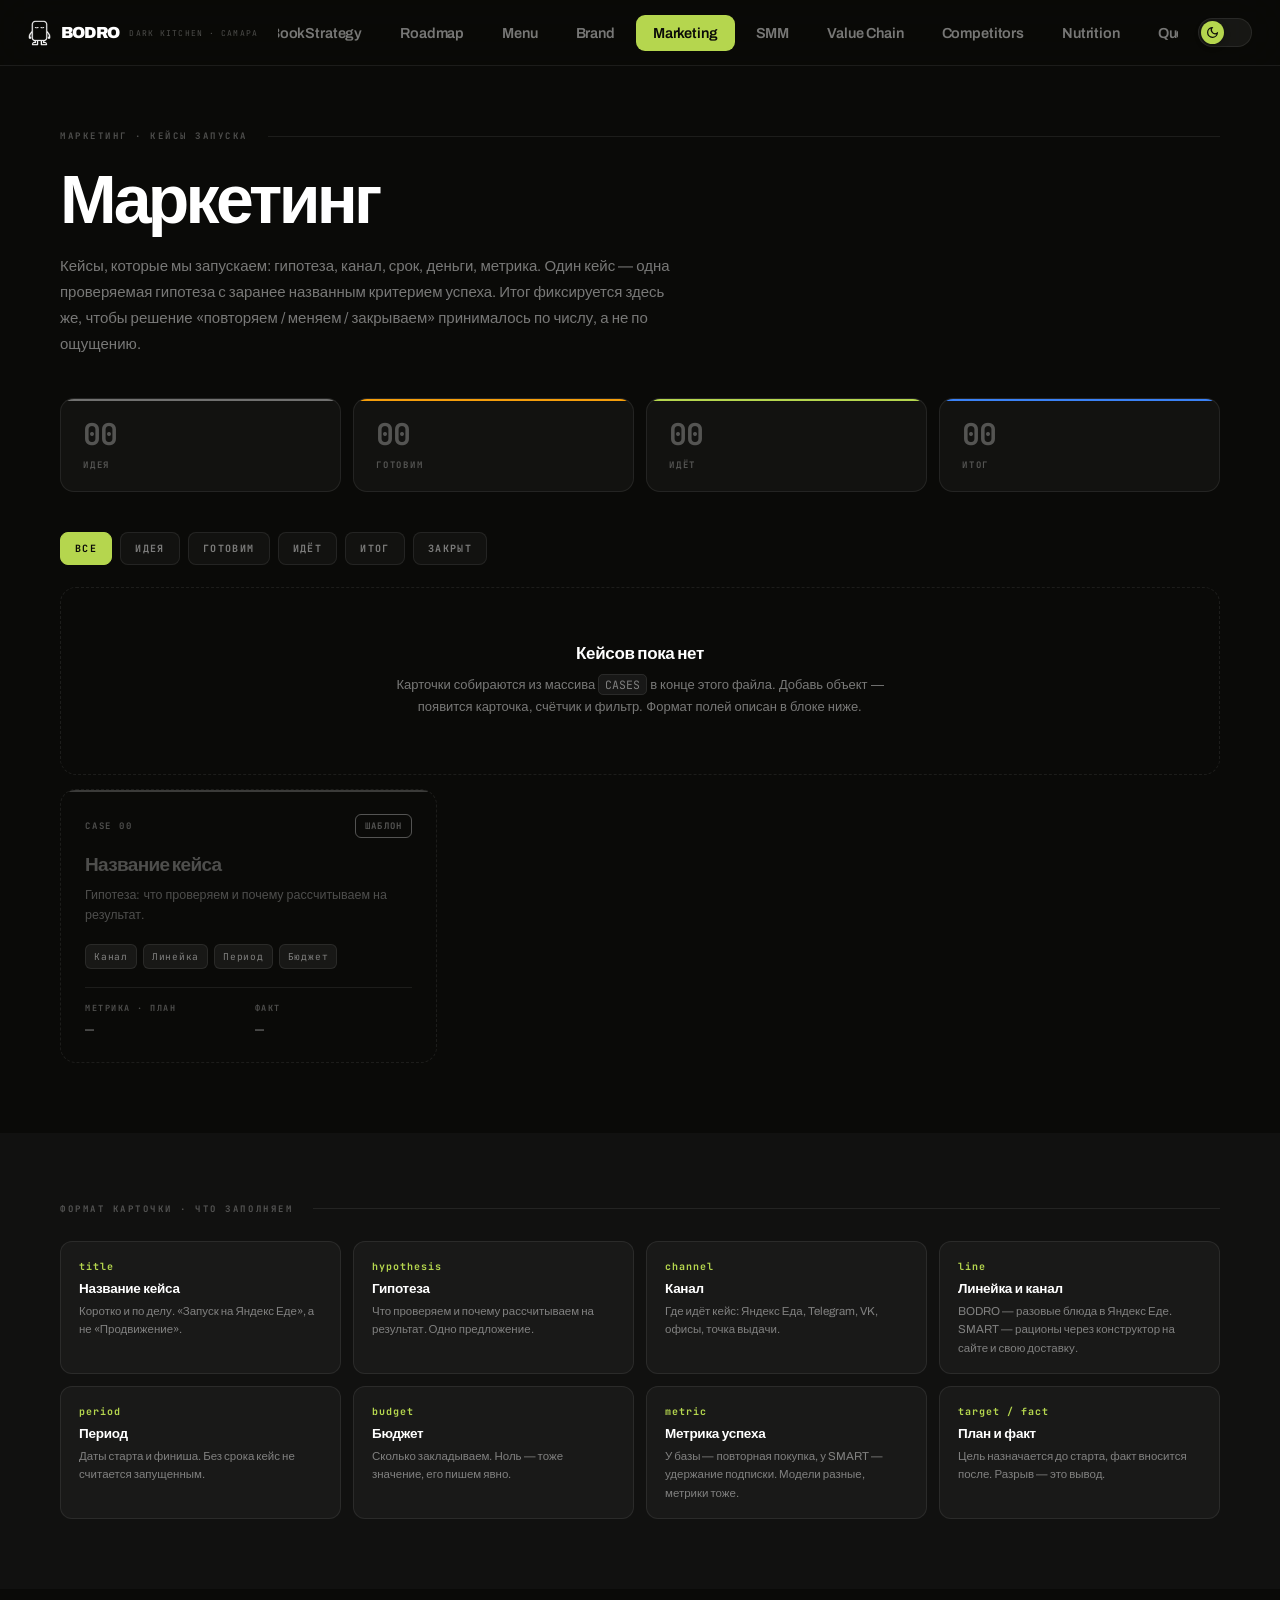
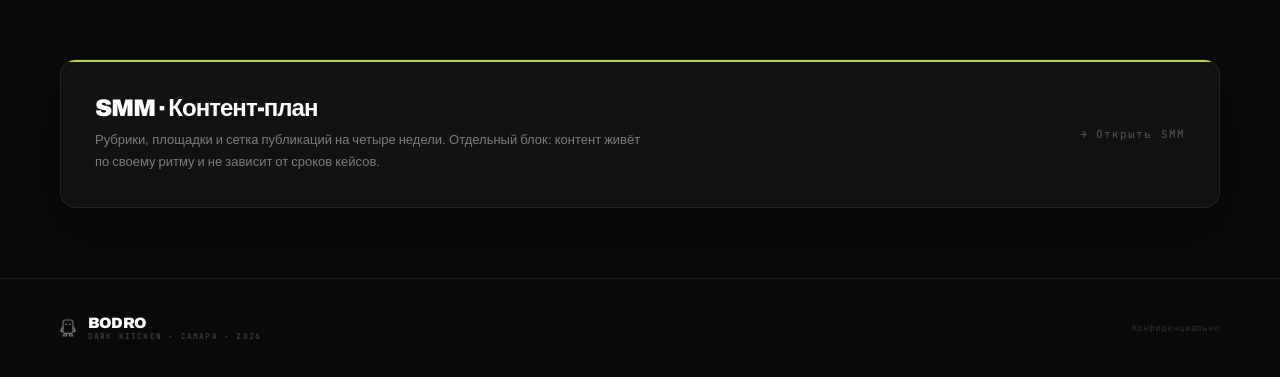
<file: marketing.html>
<!DOCTYPE html>
<html lang="ru">
<head>
<meta charset="UTF-8">
<meta name="viewport" content="width=device-width, initial-scale=1.0">
<link rel="stylesheet" href="site-nav.css">
<script src="site-nav.js" defer></script>
<script>(function(){if(localStorage.getItem('bodro-theme')==='light')document.documentElement.setAttribute('data-theme','light');})();</script>
<title>Marketing — BODRO</title>
<link rel="preconnect" href="https://fonts.googleapis.com">
<link href="https://fonts.googleapis.com/css2?family=Archivo:wght@300;400;500;600;700;900&family=JetBrains+Mono:wght@400;500;700&display=swap" rel="stylesheet">
<style>
*,*::before,*::after{box-sizing:border-box;margin:0;padding:0;}
html{scroll-behavior:smooth;overflow-x:hidden;}
:root{
  --black:#0A0A08;--black-2:#111110;--sand:#F2EDE5;--lime:#B5D64E;--white:#FFFFFF;--ink:#0A0A08;
  --line:rgba(255,255,255,.08);--sub:rgba(255,255,255,.45);--muted:rgba(255,255,255,.28);
  --glass:rgba(255,255,255,.035);--glass-2:rgba(255,255,255,.06);
  --red:#EF4444;--amber:#F59E0B;--green:#22C55E;--blue:#3B82F6;
  --gs:0 24px 60px rgba(0,0,0,.4);
  --mono:'JetBrains Mono',monospace;
}
[data-theme="light"]{
  --black:#FFFFFF;--black-2:#F5F3EF;--white:#0A0A08;
  --line:rgba(10,10,8,.1);--sub:rgba(10,10,8,.55);--muted:rgba(10,10,8,.35);
  --glass:rgba(10,10,8,.03);--glass-2:rgba(10,10,8,.055);
  --gs:0 18px 40px rgba(10,10,8,.08);
}
body{font-family:'Archivo',sans-serif;background:var(--black);color:var(--white);overflow-x:hidden;padding-top:66px;transition:background .25s,color .25s;}

/* ─ NAV ─ */
.u-nav{position:fixed;top:0;left:0;right:0;width:100%;max-width:100vw;overflow:hidden;z-index:900;height:66px;display:grid;grid-template-columns:auto 1fr auto;align-items:center;gap:20px;padding:0 28px;background:rgba(10,10,8,.85);backdrop-filter:blur(28px) saturate(200%);-webkit-backdrop-filter:blur(28px) saturate(200%);border-bottom:1px solid var(--line);transition:background .25s,border-color .25s;}
[data-theme="light"] .u-nav{background:rgba(255,255,255,.85);}
.u-logo{display:flex;align-items:center;gap:10px;text-decoration:none;flex-shrink:0;}
.u-logo img{height:26px;width:auto;display:block;}
[data-theme="light"] .u-logo img,[data-theme="light"] .ft-left img{filter:invert(1);}
.u-wordmark{font-size:16px;font-weight:900;letter-spacing:-.04em;color:var(--white);}
.u-sub{font-family:var(--mono);font-size:8px;color:var(--muted);letter-spacing:.14em;text-transform:uppercase;white-space:nowrap;}
.u-links{min-width:0;display:flex;gap:4px;overflow-x:auto;scrollbar-width:none;-ms-overflow-style:none;justify-content:flex-start;}
.u-links::-webkit-scrollbar{display:none;}
.u-link{font-size:14.5px;font-weight:600;color:var(--sub);text-decoration:none;padding:10px 17px;border-radius:9px;transition:all .15s;letter-spacing:-.01em;white-space:nowrap;flex-shrink:0;}
.u-link:hover{color:var(--white);background:var(--glass-2);}
.u-link.active{color:var(--ink);background:var(--lime);}
@media(min-width:901px){.u-links{justify-content:center;}}
.theme-toggle{position:relative;display:flex;align-items:center;width:54px;height:29px;border-radius:20px;background:var(--glass-2);border:1px solid var(--line);cursor:pointer;flex-shrink:0;padding:0;}
.tt-knob{position:absolute;top:2px;left:2px;width:23px;height:23px;border-radius:50%;background:var(--lime);display:flex;align-items:center;justify-content:center;transition:transform .25s cubic-bezier(.4,0,.2,1);box-shadow:0 2px 6px rgba(0,0,0,.25);}
.tt-knob svg{width:13px;height:13px;stroke:var(--ink);}
[data-theme="light"] .tt-knob{transform:translateX(25px);}

/* ─ HEAD ─ */
.page-head{padding:64px 60px 40px;max-width:1400px;margin:0 auto;}
.eyebrow{font-family:var(--mono);font-size:9px;font-weight:700;letter-spacing:.28em;text-transform:uppercase;color:var(--muted);display:flex;align-items:center;gap:20px;margin-bottom:26px;}
.eyebrow::after{content:'';flex:1;height:1px;background:var(--line);}
.page-title{font-size:clamp(38px,6vw,68px);font-weight:900;letter-spacing:-.055em;line-height:.95;}
.page-lead{font-size:15px;color:var(--sub);line-height:1.75;max-width:620px;margin-top:20px;}

/* ─ SUMMARY ─ */
.summary{display:grid;grid-template-columns:repeat(4,1fr);gap:12px;max-width:1400px;margin:0 auto;padding:0 60px 8px;}
.st{background:var(--glass);border:1px solid var(--line);border-radius:14px;padding:20px 22px;position:relative;overflow:hidden;}
.st::before{content:'';position:absolute;top:0;left:0;right:0;height:2px;background:var(--accent,rgba(255,255,255,.14));}
.st-num{font-family:var(--mono);font-size:30px;font-weight:700;letter-spacing:-.03em;line-height:1;}
.st-lab{font-family:var(--mono);font-size:9px;font-weight:700;letter-spacing:.2em;text-transform:uppercase;color:var(--muted);margin-top:10px;}

/* ─ FILTER ─ */
.toolbar{max-width:1400px;margin:0 auto;padding:32px 60px 0;display:flex;align-items:center;gap:8px;flex-wrap:wrap;}
.fbtn{font-family:var(--mono);font-size:10px;font-weight:700;letter-spacing:.14em;text-transform:uppercase;color:var(--sub);background:var(--glass);border:1px solid var(--line);border-radius:8px;padding:9px 14px;cursor:pointer;transition:all .15s;}
.fbtn:hover{color:var(--white);background:var(--glass-2);}
.fbtn.on{color:var(--ink);background:var(--lime);border-color:var(--lime);}

/* ─ CASES ─ */
.cases{max-width:1400px;margin:0 auto;padding:22px 60px 40px;}
.cases-grid{display:grid;grid-template-columns:repeat(3,1fr);gap:14px;}
.case{background:var(--glass);border:1px solid var(--line);border-radius:16px;padding:24px 24px 22px;display:flex;flex-direction:column;position:relative;overflow:hidden;box-shadow:var(--gs);transition:background .2s,border-color .2s,transform .2s;}
.case:hover{background:var(--glass-2);border-color:rgba(255,255,255,.16);transform:translateY(-3px);}
[data-theme="light"] .case:hover{border-color:rgba(10,10,8,.14);}
.case::before{content:'';position:absolute;top:0;left:0;right:0;height:2px;background:var(--accent,rgba(255,255,255,.14));}
.c-top{display:flex;align-items:center;justify-content:space-between;gap:12px;margin-bottom:16px;}
.c-id{font-family:var(--mono);font-size:9px;font-weight:700;letter-spacing:.2em;color:var(--muted);}
.badge{font-family:var(--mono);font-size:9px;font-weight:700;letter-spacing:.14em;text-transform:uppercase;padding:5px 9px;border-radius:6px;border:1px solid var(--accent,var(--line));color:var(--accent,var(--sub));white-space:nowrap;}
.c-title{font-size:19px;font-weight:900;letter-spacing:-.035em;line-height:1.15;margin-bottom:9px;}
.c-hyp{font-size:12.5px;color:var(--sub);line-height:1.65;margin-bottom:18px;}
.c-hyp b{font-weight:600;color:var(--white);}
.c-meta{display:flex;flex-wrap:wrap;gap:6px;margin-bottom:18px;}
.chip{font-family:var(--mono);font-size:9.5px;letter-spacing:.08em;color:var(--sub);background:var(--glass-2);border:1px solid var(--line);border-radius:6px;padding:5px 8px;}
.c-kpi{margin-top:auto;border-top:1px solid var(--line);padding-top:14px;display:grid;grid-template-columns:1fr 1fr;gap:12px;}
.kpi-lab{font-family:var(--mono);font-size:8.5px;font-weight:700;letter-spacing:.18em;text-transform:uppercase;color:var(--muted);margin-bottom:6px;}
.kpi-val{font-family:var(--mono);font-size:15px;font-weight:700;letter-spacing:-.02em;}
.kpi-val.dim{color:var(--muted);}

.case.tpl{border-style:dashed;background:transparent;box-shadow:none;}
.case.tpl:hover{transform:none;background:var(--glass);}

.empty{border:1px dashed var(--line);border-radius:16px;padding:56px 30px;text-align:center;grid-column:1/-1;}
.empty-t{font-size:17px;font-weight:700;letter-spacing:-.02em;margin-bottom:10px;}
.empty-d{font-size:13px;color:var(--sub);line-height:1.7;max-width:520px;margin:0 auto;}
.empty-d code{font-family:var(--mono);font-size:11.5px;background:var(--glass-2);border:1px solid var(--line);border-radius:5px;padding:2px 6px;}

/* ─ FIELDS ─ */
.fields{background:var(--black-2);padding:70px 60px;margin-top:30px;}
.fields-in{max-width:1400px;margin:0 auto;}
.f-grid{display:grid;grid-template-columns:repeat(4,1fr);gap:12px;margin-top:26px;}
.f{background:var(--glass);border:1px solid var(--line);border-radius:12px;padding:18px 18px 16px;}
.f-key{font-family:var(--mono);font-size:10px;font-weight:700;letter-spacing:.1em;color:var(--lime);margin-bottom:8px;}
.f-name{font-size:13.5px;font-weight:700;letter-spacing:-.02em;margin-bottom:6px;}
.f-desc{font-size:11.5px;color:var(--sub);line-height:1.6;}

/* ─ LINK OUT ─ */
.linkout{max-width:1400px;margin:0 auto;padding:70px 60px;}
.lo-card{display:flex;align-items:center;justify-content:space-between;gap:26px;flex-wrap:wrap;background:var(--glass);border:1px solid var(--line);border-radius:16px;padding:34px 34px;text-decoration:none;color:var(--white);transition:background .2s,border-color .2s,transform .2s;box-shadow:var(--gs);position:relative;overflow:hidden;}
.lo-card::before{content:'';position:absolute;top:0;left:0;right:0;height:2px;background:var(--lime);}
.lo-card:hover{background:var(--glass-2);transform:translateY(-3px);}
.lo-t{font-size:24px;font-weight:900;letter-spacing:-.04em;margin-bottom:8px;}
.lo-d{font-size:13px;color:var(--sub);line-height:1.65;max-width:560px;}
.lo-a{font-family:var(--mono);font-size:11px;letter-spacing:.1em;color:var(--muted);white-space:nowrap;}
.lo-card:hover .lo-a{color:var(--white);}

/* ─ FOOTER ─ */
footer{padding:36px 60px;border-top:1px solid var(--line);display:flex;align-items:center;justify-content:space-between;}
.ft-left{display:flex;align-items:center;gap:12px;}
.ft-left img{height:18px;width:auto;opacity:.6;}
.ft-logo{font-size:15px;font-weight:900;letter-spacing:-.04em;}
.ft-tag{font-family:var(--mono);font-size:8px;color:var(--muted);letter-spacing:.15em;text-transform:uppercase;}
.ft-right{font-family:var(--mono);font-size:9px;color:rgba(255,255,255,.16);letter-spacing:.1em;}
[data-theme="light"] .ft-right{color:rgba(10,10,8,.2);}

@media(max-width:1100px){
  .summary,.f-grid{grid-template-columns:1fr 1fr;}
  .cases-grid{grid-template-columns:1fr 1fr;}
  .page-head,.summary,.toolbar,.cases,.fields,.linkout,footer{padding-left:28px;padding-right:28px;}
  .u-nav{padding:0 20px;}.u-sub{display:none;}
}
@media(max-width:680px){
  .summary,.f-grid,.cases-grid{grid-template-columns:1fr;}
}
</style>
</head>
<body>

<!-- NAV -->
<nav class="u-nav">
  <a href="index.html" class="u-logo">
    <img src="images/icon-mascot.png" alt="BODRO">
    <span class="u-wordmark">BODRO</span>
    <span class="u-sub">Dark Kitchen · Самара</span>
  </a>
  <div class="u-links">
    <a href="BrandBookStrategy.html" class="u-link">BrandBookStrategy</a>
    <a href="roadmap.html" class="u-link">Roadmap</a>
    <a href="menu.html" class="u-link">Menu</a>
    <a href="brand.html" class="u-link">Brand</a>
    <a href="marketing.html" class="u-link active">Marketing</a>
    <a href="smm.html" class="u-link">SMM</a>
    <a href="valuechain.html" class="u-link">Value Chain</a>
    <a href="competitor-analysis.html" class="u-link">Competitors</a>
    <a href="nutrition-table.html" class="u-link">Nutrition</a>
    <a href="questions.html" class="u-link">Questions</a>
  </div>
  <button class="theme-toggle" id="themeToggle" aria-label="Переключить тему" onclick="toggleTheme()">
    <span class="tt-knob">
      <svg id="ttIconSun" viewBox="0 0 24 24" fill="none" stroke="currentColor" stroke-width="2.2" stroke-linecap="round" style="display:none"><circle cx="12" cy="12" r="4"/><path d="M12 2v2M12 20v2M4.93 4.93l1.4 1.4M17.66 17.66l1.4 1.4M2 12h2M20 12h2M4.93 19.07l1.4-1.4M17.66 6.34l1.4-1.4"/></svg>
      <svg id="ttIconMoon" viewBox="0 0 24 24" fill="none" stroke="currentColor" stroke-width="2.2" stroke-linecap="round"><path d="M21 12.79A9 9 0 1111.21 3 7 7 0 0021 12.79z"/></svg>
    </span>
  </button>
</nav>

<!-- HEAD -->
<section class="page-head">
  <div class="eyebrow">Маркетинг · Кейсы запуска</div>
  <h1 class="page-title">Маркетинг</h1>
  <p class="page-lead">Кейсы, которые мы запускаем: гипотеза, канал, срок, деньги, метрика. Один кейс — одна проверяемая гипотеза с заранее названным критерием успеха. Итог фиксируется здесь же, чтобы решение «повторяем / меняем / закрываем» принималось по числу, а не по ощущению.</p>
</section>

<!-- SUMMARY -->
<section class="summary" id="summary"></section>

<!-- FILTER -->
<div class="toolbar" id="toolbar"></div>

<!-- CASES -->
<section class="cases">
  <div class="cases-grid" id="casesGrid"></div>
</section>

<!-- FIELDS -->
<section class="fields">
  <div class="fields-in">
    <div class="eyebrow">Формат карточки · Что заполняем</div>
    <div class="f-grid">
      <div class="f"><div class="f-key">title</div><div class="f-name">Название кейса</div><div class="f-desc">Коротко и по делу. «Запуск на Яндекс Еде», а не «Продвижение».</div></div>
      <div class="f"><div class="f-key">hypothesis</div><div class="f-name">Гипотеза</div><div class="f-desc">Что проверяем и почему рассчитываем на результат. Одно предложение.</div></div>
      <div class="f"><div class="f-key">channel</div><div class="f-name">Канал</div><div class="f-desc">Где идёт кейс: Яндекс Еда, Telegram, VK, офисы, точка выдачи.</div></div>
      <div class="f"><div class="f-key">line</div><div class="f-name">Линейка и канал</div><div class="f-desc">BODRO — разовые блюда в Яндекс Еде. SMART — рационы через конструктор на сайте и свою доставку.</div></div>
      <div class="f"><div class="f-key">period</div><div class="f-name">Период</div><div class="f-desc">Даты старта и финиша. Без срока кейс не считается запущенным.</div></div>
      <div class="f"><div class="f-key">budget</div><div class="f-name">Бюджет</div><div class="f-desc">Сколько закладываем. Ноль — тоже значение, его пишем явно.</div></div>
      <div class="f"><div class="f-key">metric</div><div class="f-name">Метрика успеха</div><div class="f-desc">У базы — повторная покупка, у SMART — удержание подписки. Модели разные, метрики тоже.</div></div>
      <div class="f"><div class="f-key">target / fact</div><div class="f-name">План и факт</div><div class="f-desc">Цель назначается до старта, факт вносится после. Разрыв — это вывод.</div></div>
    </div>
  </div>
</section>

<!-- LINK OUT -->
<section class="linkout">
  <a href="smm.html" class="lo-card">
    <div>
      <div class="lo-t">SMM · Контент-план</div>
      <div class="lo-d">Рубрики, площадки и сетка публикаций на четыре недели. Отдельный блок: контент живёт по своему ритму и не зависит от сроков кейсов.</div>
    </div>
    <div class="lo-a">→ Открыть SMM</div>
  </a>
</section>

<!-- FOOTER -->
<footer>
  <div class="ft-left">
    <img src="images/icon-mascot.png" alt="">
    <div>
      <div class="ft-logo">BODRO</div>
      <div class="ft-tag">Dark Kitchen · Самара · 2026</div>
    </div>
  </div>
  <div class="ft-right">Конфиденциально</div>
</footer>

<script>
/* ══════════════════════════════════════════════════════════════════════
   ДАННЫЕ КЕЙСОВ

   Добавляй объекты в массив CASES — карточки, счётчики и фильтр
   пересоберутся сами. Поля:

   {
     id:        '01',                       // порядковый номер
     title:     'Название кейса',
     hypothesis:'Что проверяем и почему.',
     channel:   'Яндекс Еда',               // канал
     line:      'BODRO',                    // 'BODRO' | 'SMART'
     period:    '01.10 — 31.10',
     budget:    '0 ₽',
     metric:    'Заказов в неделю',         // что считаем
     target:    '30',                       // план (до старта)
     fact:      null,                       // факт (после; null = ещё нет)
     status:    'idea'                      // см. STATUSES ниже
   }
   ══════════════════════════════════════════════════════════════════════ */

const CASES = [];

const STATUSES = [
  {key:'idea',   label:'Идея',    color:'rgba(255,255,255,.4)'},
  {key:'prep',   label:'Готовим', color:'#F59E0B'},
  {key:'live',   label:'Идёт',    color:'#B5D64E'},
  {key:'done',   label:'Итог',    color:'#3B82F6'},
  {key:'stop',   label:'Закрыт',  color:'#EF4444'}
];

const statusOf = k => STATUSES.find(s => s.key === k) || STATUSES[0];

/* ── Сводка ── */
function renderSummary(){
  document.getElementById('summary').innerHTML = STATUSES.slice(0,4).map(s => {
    const n = CASES.filter(c => c.status === s.key).length;
    return `<div class="st" style="--accent:${s.color}">
      <div class="st-num"${n ? '' : ' style="color:var(--muted)"'}>${String(n).padStart(2,'0')}</div>
      <div class="st-lab">${s.label}</div>
    </div>`;
  }).join('');
}

/* ── Фильтр ── */
let filter = 'all';
function renderToolbar(){
  const items = [{key:'all', label:'Все'}].concat(STATUSES.map(s => ({key:s.key, label:s.label})));
  document.getElementById('toolbar').innerHTML = items.map(i =>
    `<button class="fbtn${filter === i.key ? ' on' : ''}" data-f="${i.key}">${i.label}</button>`
  ).join('');
  document.querySelectorAll('.fbtn').forEach(b => b.addEventListener('click', () => {
    filter = b.dataset.f; renderToolbar(); renderCases();
  }));
}

/* ── Карточка ── */
function caseCard(c){
  const s = statusOf(c.status);
  const chips = [c.channel, c.line, c.period, c.budget].filter(Boolean)
    .map(v => `<span class="chip">${v}</span>`).join('');
  return `<article class="case" style="--accent:${s.color}">
    <div class="c-top">
      <div class="c-id">CASE ${c.id}</div>
      <div class="badge" style="--accent:${s.color}">${s.label}</div>
    </div>
    <div class="c-title">${c.title}</div>
    <div class="c-hyp">${c.hypothesis || ''}</div>
    <div class="c-meta">${chips}</div>
    <div class="c-kpi">
      <div>
        <div class="kpi-lab">${c.metric || 'Метрика'} · план</div>
        <div class="kpi-val">${c.target != null ? c.target : '—'}</div>
      </div>
      <div>
        <div class="kpi-lab">Факт</div>
        <div class="kpi-val${c.fact == null ? ' dim' : ''}">${c.fact != null ? c.fact : '—'}</div>
      </div>
    </div>
  </article>`;
}

/* ── Пустое состояние + карточка-шаблон ── */
function emptyState(){
  return `<div class="empty">
      <div class="empty-t">Кейсов пока нет</div>
      <div class="empty-d">Карточки собираются из массива <code>CASES</code> в конце этого файла. Добавь объект — появится карточка, счётчик и фильтр. Формат полей описан в блоке ниже.</div>
    </div>
    <article class="case tpl" style="--accent:rgba(255,255,255,.2)">
      <div class="c-top">
        <div class="c-id">CASE 00</div>
        <div class="badge" style="--accent:rgba(255,255,255,.3)">Шаблон</div>
      </div>
      <div class="c-title" style="color:var(--muted)">Название кейса</div>
      <div class="c-hyp" style="color:var(--muted)">Гипотеза: что проверяем и почему рассчитываем на результат.</div>
      <div class="c-meta">
        <span class="chip">Канал</span><span class="chip">Линейка</span>
        <span class="chip">Период</span><span class="chip">Бюджет</span>
      </div>
      <div class="c-kpi">
        <div><div class="kpi-lab">Метрика · план</div><div class="kpi-val dim">—</div></div>
        <div><div class="kpi-lab">Факт</div><div class="kpi-val dim">—</div></div>
      </div>
    </article>`;
}

function renderCases(){
  const grid = document.getElementById('casesGrid');
  if(!CASES.length){ grid.innerHTML = emptyState(); return; }
  const list = filter === 'all' ? CASES : CASES.filter(c => c.status === filter);
  grid.innerHTML = list.length
    ? list.map(caseCard).join('')
    : `<div class="empty"><div class="empty-t">В этом статусе пусто</div><div class="empty-d">Выбери другой статус или добавь кейс.</div></div>`;
}

renderSummary(); renderToolbar(); renderCases();

/* ── Тема ── */
function updateThemeIcon(){
  const isLight = document.documentElement.getAttribute('data-theme') === 'light';
  const sun = document.getElementById('ttIconSun'), moon = document.getElementById('ttIconMoon');
  if(sun && moon){ sun.style.display = isLight ? 'block' : 'none'; moon.style.display = isLight ? 'none' : 'block'; }
}
function toggleTheme(){
  const html = document.documentElement;
  if(html.getAttribute('data-theme') === 'light'){ html.removeAttribute('data-theme'); localStorage.setItem('bodro-theme','dark'); }
  else { html.setAttribute('data-theme','light'); localStorage.setItem('bodro-theme','light'); }
  updateThemeIcon();
}
updateThemeIcon();
</script>
</body>
</html>
</file>
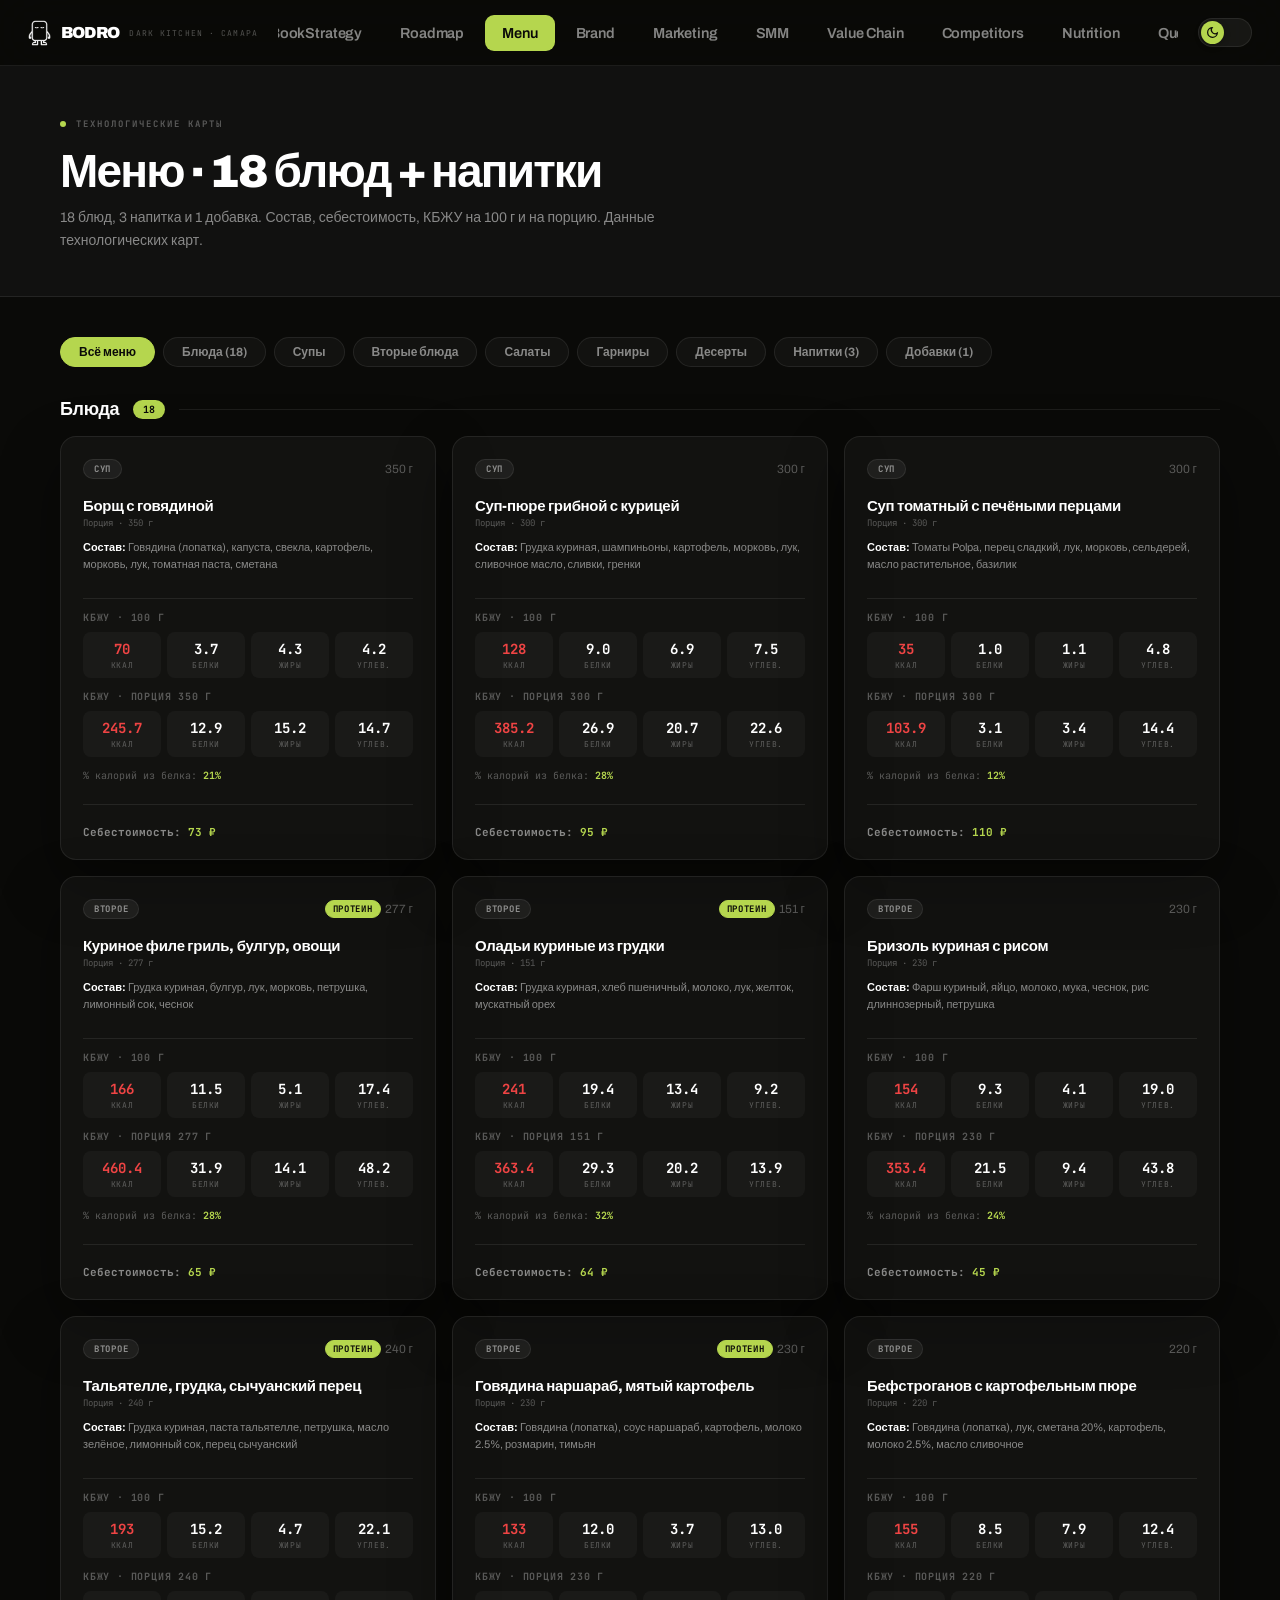
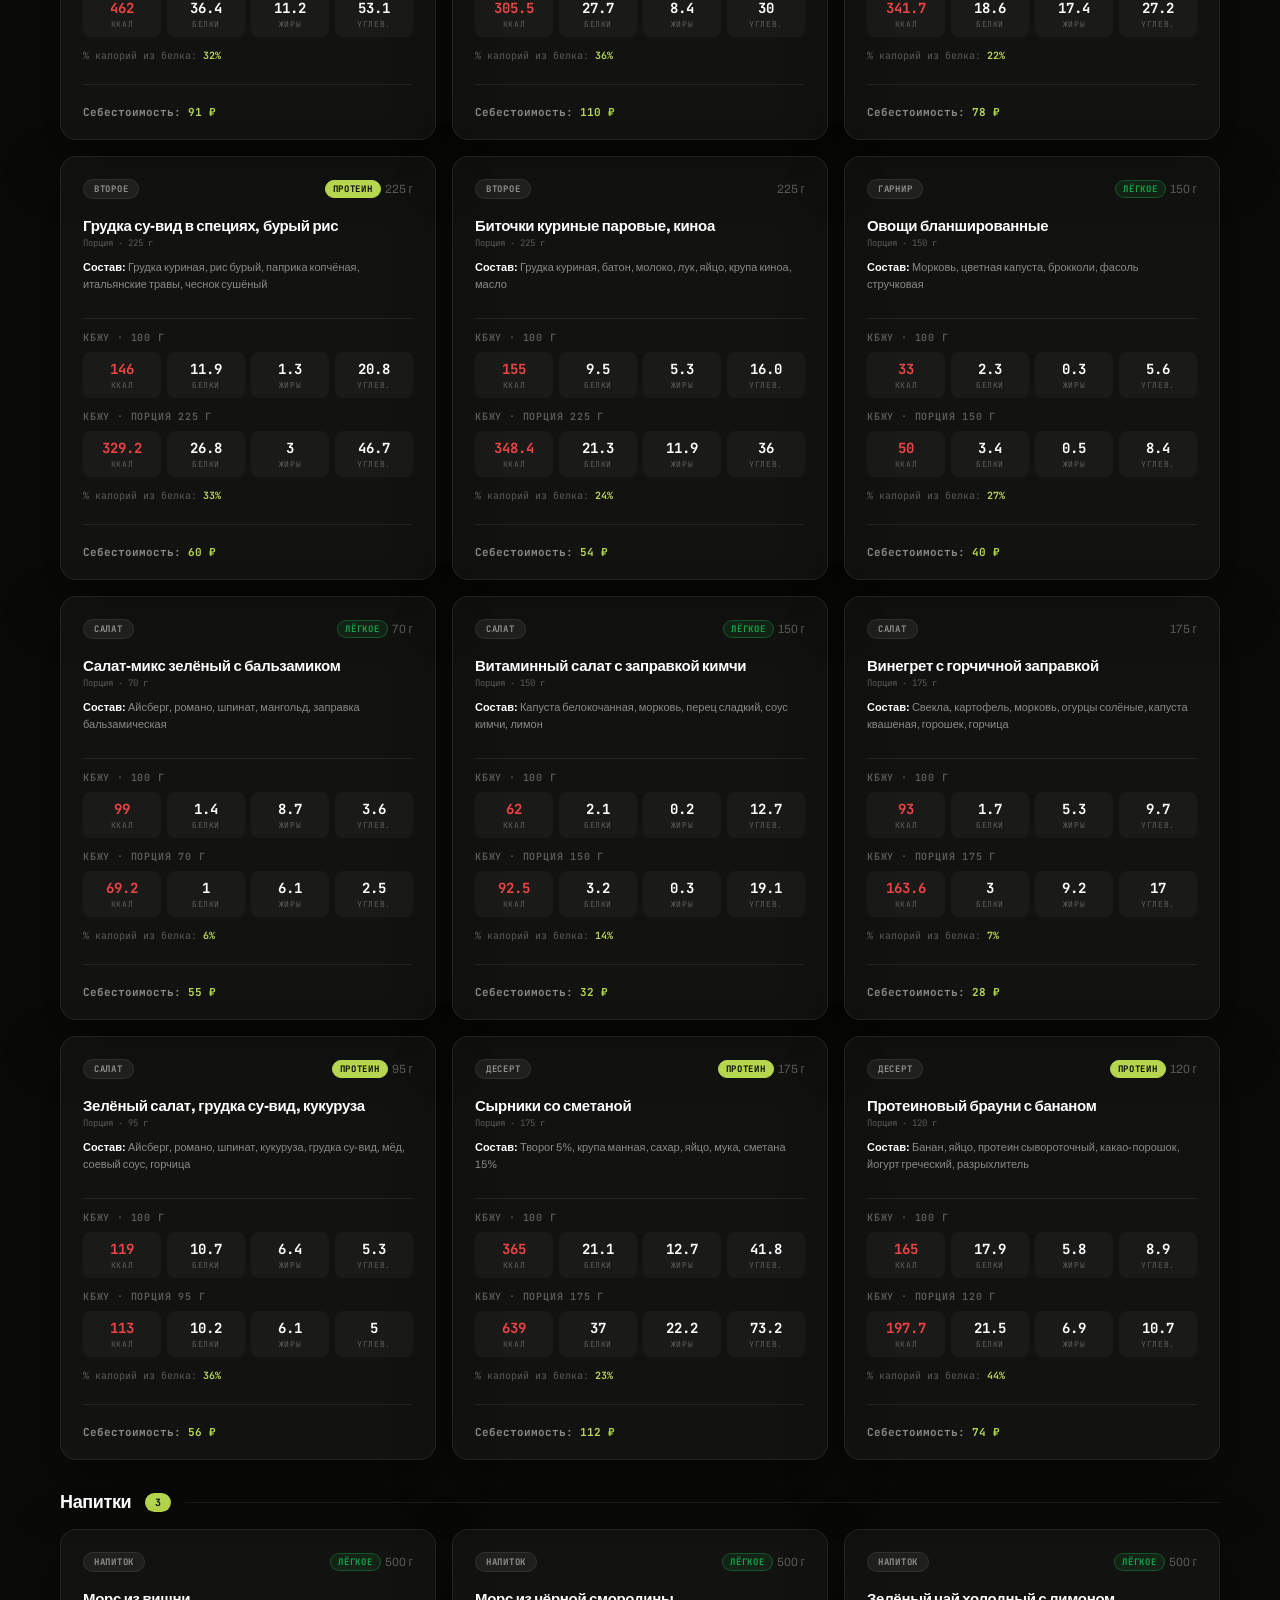
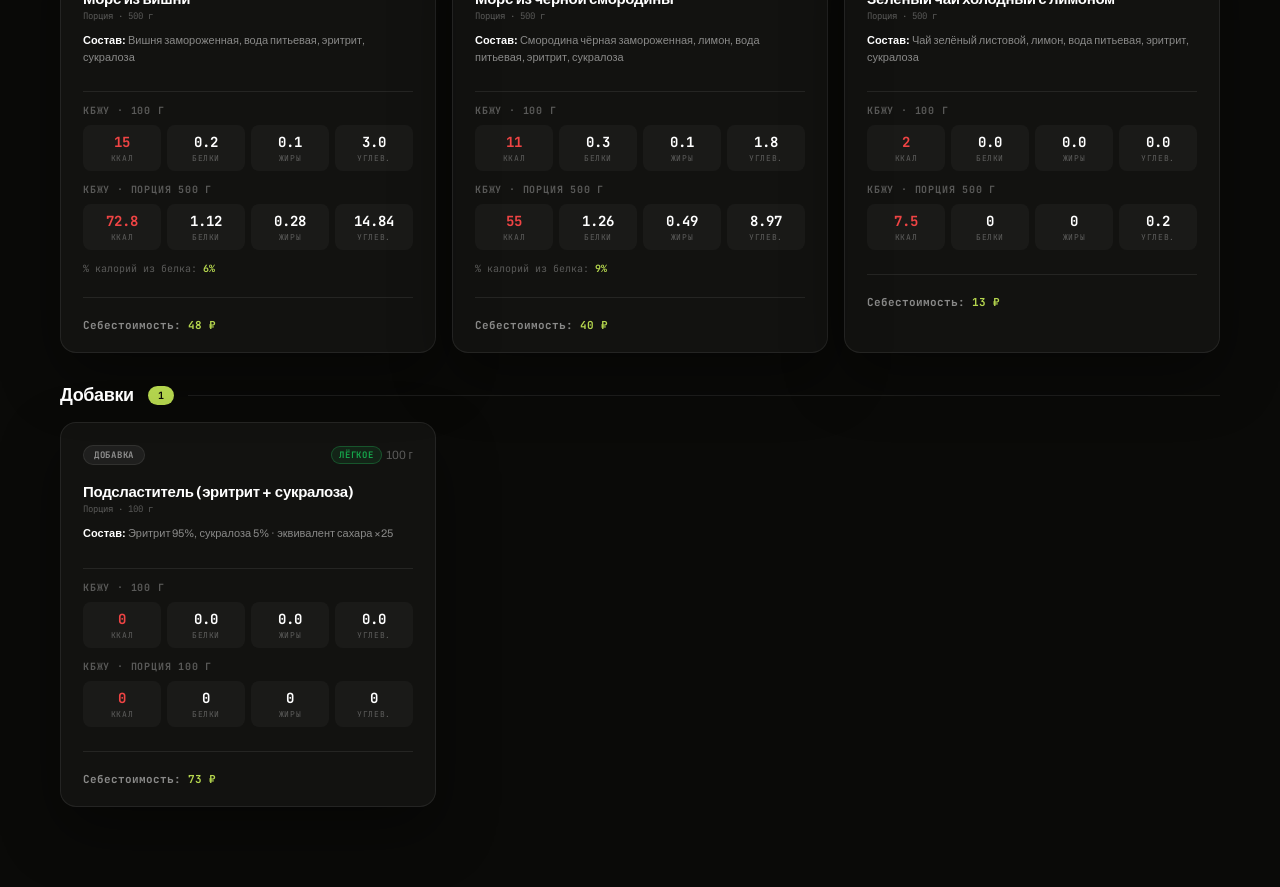
<file: menu.html>
<!DOCTYPE html>
<html lang="ru">
<head>
<meta charset="UTF-8">
<meta name="viewport" content="width=device-width, initial-scale=1.0">
<link rel="stylesheet" href="site-nav.css">
<script src="site-nav.js" defer></script>
<script>(function(){if(localStorage.getItem('bodro-theme')==='light')document.documentElement.setAttribute('data-theme','light');})();</script>
<title>Menu — BODRO Dark Kitchen</title>
<link href="https://fonts.googleapis.com/css2?family=Archivo:wght@400;600;700;900&family=JetBrains+Mono:wght@400;500;700&display=swap" rel="stylesheet">
<style>
*,*::before,*::after{box-sizing:border-box;margin:0;padding:0;}
html{overflow-x:hidden;}
:root{
  --black:#0A0A08;--black-2:#111110;--sand:#F2EDE5;--lime:#B5D64E;--white:#FFFFFF;--ink:#0A0A08;
  --line:rgba(255,255,255,.08);--sub:rgba(255,255,255,.5);--muted:rgba(255,255,255,.3);
  --glass:rgba(255,255,255,.035);--glass-2:rgba(255,255,255,.06);
  --gs:0 24px 60px rgba(0,0,0,.4);--mono:'JetBrains Mono',monospace;--red:#EF4444;--green:#22C55E;
}
[data-theme="light"]{
  --black:#FFFFFF;--black-2:#F5F3EF;--white:#0A0A08;
  --line:rgba(10,10,8,.1);--sub:rgba(10,10,8,.55);--muted:rgba(10,10,8,.35);
  --glass:rgba(10,10,8,.03);--glass-2:rgba(10,10,8,.055);
  --gs:0 18px 40px rgba(10,10,8,.08);
}
body{font-family:'Archivo',sans-serif;background:var(--black);color:var(--white);padding-top:66px;overflow-x:hidden;transition:background .25s,color .25s;}

/* NAV */
.u-nav{position:fixed;top:0;left:0;right:0;width:100%;max-width:100vw;overflow:hidden;z-index:900;height:66px;display:grid;grid-template-columns:auto 1fr auto;align-items:center;gap:20px;padding:0 28px;background:rgba(10,10,8,.85);backdrop-filter:blur(28px) saturate(200%);-webkit-backdrop-filter:blur(28px) saturate(200%);border-bottom:1px solid var(--line);transition:background .25s,border-color .25s;}
[data-theme="light"] .u-nav{background:rgba(255,255,255,.85);}
.u-logo{display:flex;align-items:center;gap:10px;text-decoration:none;flex-shrink:0;}
.u-logo img{height:26px;width:auto;display:block;}
[data-theme="light"] .u-logo img{filter:invert(1);}
.u-wordmark{font-size:16px;font-weight:900;letter-spacing:-.04em;color:var(--white);}
.u-sub{font-family:var(--mono);font-size:8px;color:var(--muted);letter-spacing:.14em;text-transform:uppercase;white-space:nowrap;}
.u-links{min-width:0;display:flex;gap:4px;overflow-x:auto;scrollbar-width:none;-ms-overflow-style:none;justify-content:flex-start;}
.u-links::-webkit-scrollbar{display:none;}
.u-link{font-size:14.5px;font-weight:600;color:var(--sub);text-decoration:none;padding:10px 17px;border-radius:9px;transition:all .15s;letter-spacing:-.01em;white-space:nowrap;flex-shrink:0;}
.u-link:hover{color:var(--white);background:var(--glass-2);}
.u-link.active{color:var(--ink);background:var(--lime);}
@media(min-width:901px){.u-links{justify-content:center;}}

.theme-toggle{position:relative;display:flex;align-items:center;width:54px;height:29px;border-radius:20px;background:var(--glass-2);border:1px solid var(--line);cursor:pointer;flex-shrink:0;padding:0;}
.tt-knob{position:absolute;top:2px;left:2px;width:23px;height:23px;border-radius:50%;background:var(--lime);display:flex;align-items:center;justify-content:center;transition:transform .25s cubic-bezier(.4,0,.2,1);box-shadow:0 2px 6px rgba(0,0,0,.25);}
.tt-knob svg{width:13px;height:13px;stroke:var(--ink);}
[data-theme="light"] .tt-knob{transform:translateX(25px);}

/* PAGE */
.page-head{background:var(--black-2);color:var(--white);padding:52px 60px 44px;border-bottom:1px solid var(--line);}
.page-eyebrow{display:flex;align-items:center;gap:10px;font-family:var(--mono);font-size:9px;font-weight:700;letter-spacing:.22em;text-transform:uppercase;color:var(--muted);margin-bottom:14px;}
.ey-dot{width:6px;height:6px;border-radius:50%;background:var(--lime);flex-shrink:0;}
.page-title{font-size:clamp(30px,3.6vw,46px);font-weight:900;letter-spacing:-.04em;margin-bottom:8px;}
.page-desc{font-size:14px;color:var(--sub);line-height:1.65;max-width:600px;}

.wrap{padding:40px 60px 80px;max-width:1500px;margin:0 auto;}

/* PILLS */
.pills{display:flex;flex-wrap:wrap;gap:8px;margin-bottom:32px;}
.pill{padding:7px 18px;border-radius:999px;font-size:12px;font-weight:700;cursor:pointer;border:1.5px solid var(--line);background:var(--glass);color:var(--sub);transition:all .15s;user-select:none;}
.pill:hover{border-color:var(--muted);color:var(--white);}
.pill.active{background:var(--lime);border-color:var(--lime);color:var(--ink);}

/* MENU GRID */
.g-auto{display:grid;grid-template-columns:repeat(auto-fill,minmax(300px,1fr));gap:16px;}
.m-card{background:var(--glass);border:1px solid var(--line);border-radius:16px;padding:22px 22px 20px;box-shadow:var(--gs);display:flex;flex-direction:column;}
.chip{display:inline-block;padding:3px 10px;border-radius:999px;font-family:var(--mono);font-size:9px;font-weight:700;letter-spacing:.08em;text-transform:uppercase;background:var(--glass-2);border:1px solid var(--line);color:var(--sub);}
.chip-dark{background:var(--lime);color:var(--ink);border-color:var(--lime);}
.m-name{font-size:15px;font-weight:800;letter-spacing:-.02em;margin:10px 0 3px;color:var(--white);}
.m-cat{font-family:var(--mono);font-size:9px;color:var(--muted);margin-bottom:10px;}
.m-ingr{font-size:11px;color:var(--sub);line-height:1.5;margin-bottom:14px;}
.m-ingr strong{color:var(--white);}
.divider{height:1px;background:var(--line);margin:12px 0;}
.kbju-grid{display:grid;grid-template-columns:repeat(4,1fr);gap:6px;}
.kbju-cell{background:var(--glass);border-radius:8px;padding:8px 6px;text-align:center;}
.kbju-v{font-family:var(--mono);font-size:14px;font-weight:700;margin-bottom:2px;color:var(--white);}
.kbju-red{color:var(--red);}
.kbju-l{font-family:var(--mono);font-size:8px;color:var(--muted);letter-spacing:.08em;text-transform:uppercase;}
.m-fc{font-family:var(--mono);font-size:11px;font-weight:700;color:var(--sub);}
.m-fc strong{color:var(--lime);}
.flex{display:flex;}.justify-between{justify-content:space-between;}.items-center{align-items:center;}.mb8{margin-bottom:8px;}.mb12{margin-bottom:12px;}.mt4{margin-top:4px;}
.fs12{font-size:12px;}.fs10{font-size:10px;}.c-muted{color:var(--muted);}

@media(max-width:900px){.wrap{padding:32px 20px 60px;}.page-head{padding:44px 20px 36px;}.u-nav{padding:0 20px;}.u-sub{display:none;}.g-auto{grid-template-columns:1fr;}}
</style>
</head>
<body>
<nav class="u-nav">
  <a href="index.html" class="u-logo">
    <img src="images/icon-mascot.png" alt="BODRO">
    <span class="u-wordmark">BODRO</span>
    <span class="u-sub">Dark Kitchen · Самара</span>
  </a>
  <div class="u-links">
    <a href="BrandBookStrategy.html" class="u-link">BrandBookStrategy</a>
    <a href="roadmap.html" class="u-link">Roadmap</a>
    <a href="menu.html" class="u-link active">Menu</a>
    <a href="brand.html" class="u-link">Brand</a>
    <a href="marketing.html" class="u-link">Marketing</a>
    <a href="smm.html" class="u-link">SMM</a>
    <a href="valuechain.html" class="u-link">Value Chain</a>
    <a href="competitor-analysis.html" class="u-link">Competitors</a>
    <a href="nutrition-table.html" class="u-link">Nutrition</a>
    <a href="questions.html" class="u-link">Questions</a>
  </div>
  <button class="theme-toggle" id="themeToggle" aria-label="Переключить тему" onclick="toggleTheme()">
    <span class="tt-knob">
      <svg id="ttIconSun" viewBox="0 0 24 24" fill="none" stroke="currentColor" stroke-width="2.2" stroke-linecap="round" style="display:none"><circle cx="12" cy="12" r="4"/><path d="M12 2v2M12 20v2M4.93 4.93l1.4 1.4M17.66 17.66l1.4 1.4M2 12h2M20 12h2M4.93 19.07l1.4-1.4M17.66 6.34l1.4-1.4"/></svg>
      <svg id="ttIconMoon" viewBox="0 0 24 24" fill="none" stroke="currentColor" stroke-width="2.2" stroke-linecap="round"><path d="M21 12.79A9 9 0 1111.21 3 7 7 0 0021 12.79z"/></svg>
    </span>
  </button>
</nav>

<div class="page-head">
  <div class="page-eyebrow"><div class="ey-dot"></div>ТЕХНОЛОГИЧЕСКИЕ КАРТЫ</div>
  <div class="page-title">Меню · 18 блюд + напитки</div>
  <div class="page-desc">18 блюд, 3 напитка и 1 добавка. Состав, себестоимость, КБЖУ на 100 г и на порцию. Данные технологических карт.</div>
</div>

<div class="wrap">
  <div class="pills" id="menuPills">
    <div class="pill active" onclick="filterMenu('all',this)">Всё меню</div>
    <div class="pill" onclick="filterMenu('dishes',this)">Блюда (18)</div>
    <div class="pill" onclick="filterMenu('Суп',this)">Супы</div>
    <div class="pill" onclick="filterMenu('Второе',this)">Вторые блюда</div>
    <div class="pill" onclick="filterMenu('Салат',this)">Салаты</div>
    <div class="pill" onclick="filterMenu('Гарнир',this)">Гарниры</div>
    <div class="pill" onclick="filterMenu('Десерт',this)">Десерты</div>
    <div class="pill" onclick="filterMenu('Напиток',this)">Напитки (3)</div>
    <div class="pill" onclick="filterMenu('Добавка',this)">Добавки (1)</div>
  </div>
  <div id="menuGrid"></div>
</div>

<script>
const MENU_DATA=[
  {name:"Борщ с говядиной",cat:"Суп",weight:350,fc:73,kcal_p:245.7,b_p:12.9,f_p:15.2,c_p:14.7,ingr:"Говядина (лопатка), капуста, свекла, картофель, морковь, лук, томатная паста, сметана"},
  {name:"Суп-пюре грибной с курицей",cat:"Суп",weight:300,fc:95,kcal_p:385.2,b_p:26.9,f_p:20.7,c_p:22.6,ingr:"Грудка куриная, шампиньоны, картофель, морковь, лук, сливочное масло, сливки, гренки"},
  {name:"Суп томатный с печёными перцами",cat:"Суп",weight:300,fc:110,kcal_p:103.9,b_p:3.1,f_p:3.4,c_p:14.4,ingr:"Томаты Polpa, перец сладкий, лук, морковь, сельдерей, масло растительное, базилик"},
  {name:"Куриное филе гриль, булгур, овощи",cat:"Второе",weight:277,fc:65,kcal_p:460.4,b_p:31.9,f_p:14.1,c_p:48.2,ingr:"Грудка куриная, булгур, лук, морковь, петрушка, лимонный сок, чеснок"},
  {name:"Оладьи куриные из грудки",cat:"Второе",weight:151,fc:64,kcal_p:363.4,b_p:29.3,f_p:20.2,c_p:13.9,ingr:"Грудка куриная, хлеб пшеничный, молоко, лук, желток, мускатный орех"},
  {name:"Бризоль куриная с рисом",cat:"Второе",weight:230,fc:45,kcal_p:353.4,b_p:21.5,f_p:9.4,c_p:43.8,ingr:"Фарш куриный, яйцо, молоко, мука, чеснок, рис длиннозерный, петрушка"},
  {name:"Тальятелле, грудка, сычуанский перец",cat:"Второе",weight:240,fc:91,kcal_p:462,b_p:36.4,f_p:11.2,c_p:53.1,ingr:"Грудка куриная, паста тальятелле, петрушка, масло зелёное, лимонный сок, перец сычуанский"},
  {name:"Говядина наршараб, мятый картофель",cat:"Второе",weight:230,fc:110,kcal_p:305.5,b_p:27.7,f_p:8.4,c_p:30.0,ingr:"Говядина (лопатка), соус наршараб, картофель, молоко 2.5%, розмарин, тимьян"},
  {name:"Бефстроганов с картофельным пюре",cat:"Второе",weight:220,fc:78,kcal_p:341.7,b_p:18.6,f_p:17.4,c_p:27.2,ingr:"Говядина (лопатка), лук, сметана 20%, картофель, молоко 2.5%, масло сливочное"},
  {name:"Грудка су-вид в специях, бурый рис",cat:"Второе",weight:225,fc:60,kcal_p:329.2,b_p:26.8,f_p:3.0,c_p:46.7,ingr:"Грудка куриная, рис бурый, паприка копчёная, итальянские травы, чеснок сушёный"},
  {name:"Биточки куриные паровые, киноа",cat:"Второе",weight:225,fc:54,kcal_p:348.4,b_p:21.3,f_p:11.9,c_p:36.0,ingr:"Грудка куриная, батон, молоко, лук, яйцо, крупа киноа, масло"},
  {name:"Овощи бланшированные",cat:"Гарнир",weight:150,fc:40,kcal_p:50,b_p:3.4,f_p:0.5,c_p:8.4,ingr:"Морковь, цветная капуста, брокколи, фасоль стручковая"},
  {name:"Салат-микс зелёный с бальзамиком",cat:"Салат",weight:70,fc:55,kcal_p:69.2,b_p:1.0,f_p:6.1,c_p:2.5,ingr:"Айсберг, романо, шпинат, мангольд, заправка бальзамическая"},
  {name:"Витаминный салат с заправкой кимчи",cat:"Салат",weight:150,fc:32,kcal_p:92.5,b_p:3.2,f_p:0.3,c_p:19.1,ingr:"Капуста белокочанная, морковь, перец сладкий, соус кимчи, лимон"},
  {name:"Винегрет с горчичной заправкой",cat:"Салат",weight:175,fc:28,kcal_p:163.6,b_p:3.0,f_p:9.2,c_p:17.0,ingr:"Свекла, картофель, морковь, огурцы солёные, капуста квашеная, горошек, горчица"},
  {name:"Зелёный салат, грудка су-вид, кукуруза",cat:"Салат",weight:95,fc:56,kcal_p:113,b_p:10.2,f_p:6.1,c_p:5.0,ingr:"Айсберг, романо, шпинат, кукуруза, грудка су-вид, мёд, соевый соус, горчица"},
  {name:"Сырники со сметаной",cat:"Десерт",weight:175,fc:112,kcal_p:639,b_p:37.0,f_p:22.2,c_p:73.2,ingr:"Творог 5%, крупа манная, сахар, яйцо, мука, сметана 15%"},
  {name:"Протеиновый брауни с бананом",cat:"Десерт",weight:120,fc:74,kcal_p:197.7,b_p:21.5,f_p:6.9,c_p:10.7,ingr:"Банан, яйцо, протеин сывороточный, какао-порошок, йогурт греческий, разрыхлитель"},
  {name:"Морс из вишни",cat:"Напиток",weight:500,fc:48,kcal_p:72.8,b_p:1.12,f_p:0.28,c_p:14.84,ingr:"Вишня замороженная, вода питьевая, эритрит, сукралоза"},
  {name:"Морс из чёрной смородины",cat:"Напиток",weight:500,fc:40,kcal_p:55,b_p:1.26,f_p:0.49,c_p:8.97,ingr:"Смородина чёрная замороженная, лимон, вода питьевая, эритрит, сукралоза"},
  {name:"Зелёный чай холодный с лимоном",cat:"Напиток",weight:500,fc:13,kcal_p:7.5,b_p:0,f_p:0,c_p:0.2,ingr:"Чай зелёный листовой, лимон, вода питьевая, эритрит, сукралоза"},
  {name:"Подсластитель (эритрит + сукралоза)",cat:"Добавка",weight:100,fc:73,kcal_p:0,b_p:0,f_p:0,c_p:0,ingr:"Эритрит 95%, сукралоза 5% · эквивалент сахара ×25"},
];
const DISH_CATS=['Суп','Второе','Салат','Гарнир','Десерт']; // напитки и добавки — не блюда

function filterMenu(filter,btn){
  document.querySelectorAll('#menuPills .pill').forEach(p=>p.classList.remove('active'));
  btn.classList.add('active');
  renderMenu(filter);
}
function pickItems(filter){
  if(filter==='all') return MENU_DATA;
  if(filter==='dishes') return MENU_DATA.filter(m=>DISH_CATS.includes(m.cat));
  return MENU_DATA.filter(m=>m.cat===filter);
}
function renderMenu(filter){
  const grid=document.getElementById('menuGrid');
  if(filter==='all'){
    const dishes=MENU_DATA.filter(m=>DISH_CATS.includes(m.cat));
    const drinks=MENU_DATA.filter(m=>m.cat==='Напиток');
    const extras=MENU_DATA.filter(m=>m.cat==='Добавка');
    grid.innerHTML=
      groupHeader('Блюда',dishes.length)+`<div class="g-auto" style="margin-bottom:32px;">${dishes.map(cardHTML).join('')}</div>`+
      groupHeader('Напитки',drinks.length)+`<div class="g-auto" style="margin-bottom:32px;">${drinks.map(cardHTML).join('')}</div>`+
      groupHeader('Добавки',extras.length)+`<div class="g-auto">${extras.map(cardHTML).join('')}</div>`;
  } else {
    grid.innerHTML=`<div class="g-auto">${pickItems(filter).map(cardHTML).join('')}</div>`;
  }
}
function groupHeader(title,count){
  return `<div style="display:flex;align-items:center;gap:14px;margin:8px 0 16px;">
    <div style="font-size:18px;font-weight:900;letter-spacing:-.02em;">${title}</div>
    <div style="font-family:var(--mono);font-size:10px;font-weight:700;background:var(--lime);color:var(--ink);padding:3px 10px;border-radius:999px;">${count}</div>
    <div style="flex:1;height:1px;background:var(--line);"></div>
  </div>`;
}
function cardHTML(m){
    const w=m.weight;
    const k100=(m.kcal_p/w*100).toFixed(0),b100=(m.b_p/w*100).toFixed(1),f100=(m.f_p/w*100).toFixed(1),c100=(m.c_p/w*100).toFixed(1);
    const isHighProt=parseFloat(b100)>=10;
    const isLowCal=m.kcal_p<100;
    const fcPct=m.kcal_p>0?Math.round(m.b_p*4/m.kcal_p*100):0;
    return `<div class="m-card">
      <div class="flex justify-between items-center mb8">
        <span class="chip">${m.cat}</span>
        <div style="display:flex;gap:4px;align-items:center;">
          ${isHighProt?'<span class="chip chip-dark" style="font-size:9px;padding:2px 7px;">ПРОТЕИН</span>':''}
          ${isLowCal?'<span class="chip" style="font-size:9px;padding:2px 7px;background:rgba(34,197,94,.1);border-color:rgba(34,197,94,.3);color:#16A34A;">ЛЁГКОЕ</span>':''}
          <span class="fs12 c-muted">${m.weight} г</span>
        </div>
      </div>
      <div class="m-name">${m.name}</div>
      <div class="m-cat">Порция · ${m.weight} г</div>
      <div class="m-ingr"><strong>Состав:</strong> ${m.ingr}</div>
      <div class="divider"></div>
      <div style="font-family:var(--mono);font-size:10px;color:var(--muted);text-transform:uppercase;letter-spacing:.08em;font-weight:700;margin-bottom:8px;">КБЖУ · 100 г</div>
      <div class="kbju-grid mb12">
        <div class="kbju-cell"><div class="kbju-v kbju-red">${k100}</div><div class="kbju-l">ККАЛ</div></div>
        <div class="kbju-cell"><div class="kbju-v">${b100}</div><div class="kbju-l">БЕЛКИ</div></div>
        <div class="kbju-cell"><div class="kbju-v">${f100}</div><div class="kbju-l">ЖИРЫ</div></div>
        <div class="kbju-cell"><div class="kbju-v">${c100}</div><div class="kbju-l">УГЛЕВ.</div></div>
      </div>
      <div style="font-family:var(--mono);font-size:10px;color:var(--muted);text-transform:uppercase;letter-spacing:.08em;font-weight:700;margin-bottom:8px;">КБЖУ · порция ${w} г</div>
      <div class="kbju-grid mb12">
        <div class="kbju-cell"><div class="kbju-v kbju-red">${m.kcal_p}</div><div class="kbju-l">ККАЛ</div></div>
        <div class="kbju-cell"><div class="kbju-v">${m.b_p}</div><div class="kbju-l">БЕЛКИ</div></div>
        <div class="kbju-cell"><div class="kbju-v">${m.f_p}</div><div class="kbju-l">ЖИРЫ</div></div>
        <div class="kbju-cell"><div class="kbju-v">${m.c_p}</div><div class="kbju-l">УГЛЕВ.</div></div>
      </div>
      ${fcPct>0?`<div style="font-family:var(--mono);font-size:10px;color:var(--muted);margin-bottom:10px;">% калорий из белка: <strong style="color:var(--lime)">${fcPct}%</strong></div>`:''}
      <div class="divider"></div>
      <div class="m-fc" style="margin-top:8px;">Себестоимость: <strong>${m.fc} ₽</strong></div>
    </div>`;
}
renderMenu('all');

function updateThemeIcon(){
  const isLight = document.documentElement.getAttribute('data-theme') === 'light';
  const sun = document.getElementById('ttIconSun'), moon = document.getElementById('ttIconMoon');
  if (sun && moon) { sun.style.display = isLight ? 'block' : 'none'; moon.style.display = isLight ? 'none' : 'block'; }
}
function toggleTheme(){
  const html = document.documentElement;
  const isLight = html.getAttribute('data-theme') === 'light';
  if (isLight) { html.removeAttribute('data-theme'); localStorage.setItem('bodro-theme','dark'); }
  else { html.setAttribute('data-theme','light'); localStorage.setItem('bodro-theme','light'); }
  updateThemeIcon();
}
updateThemeIcon();
</script>
</body>
</html>
</file>
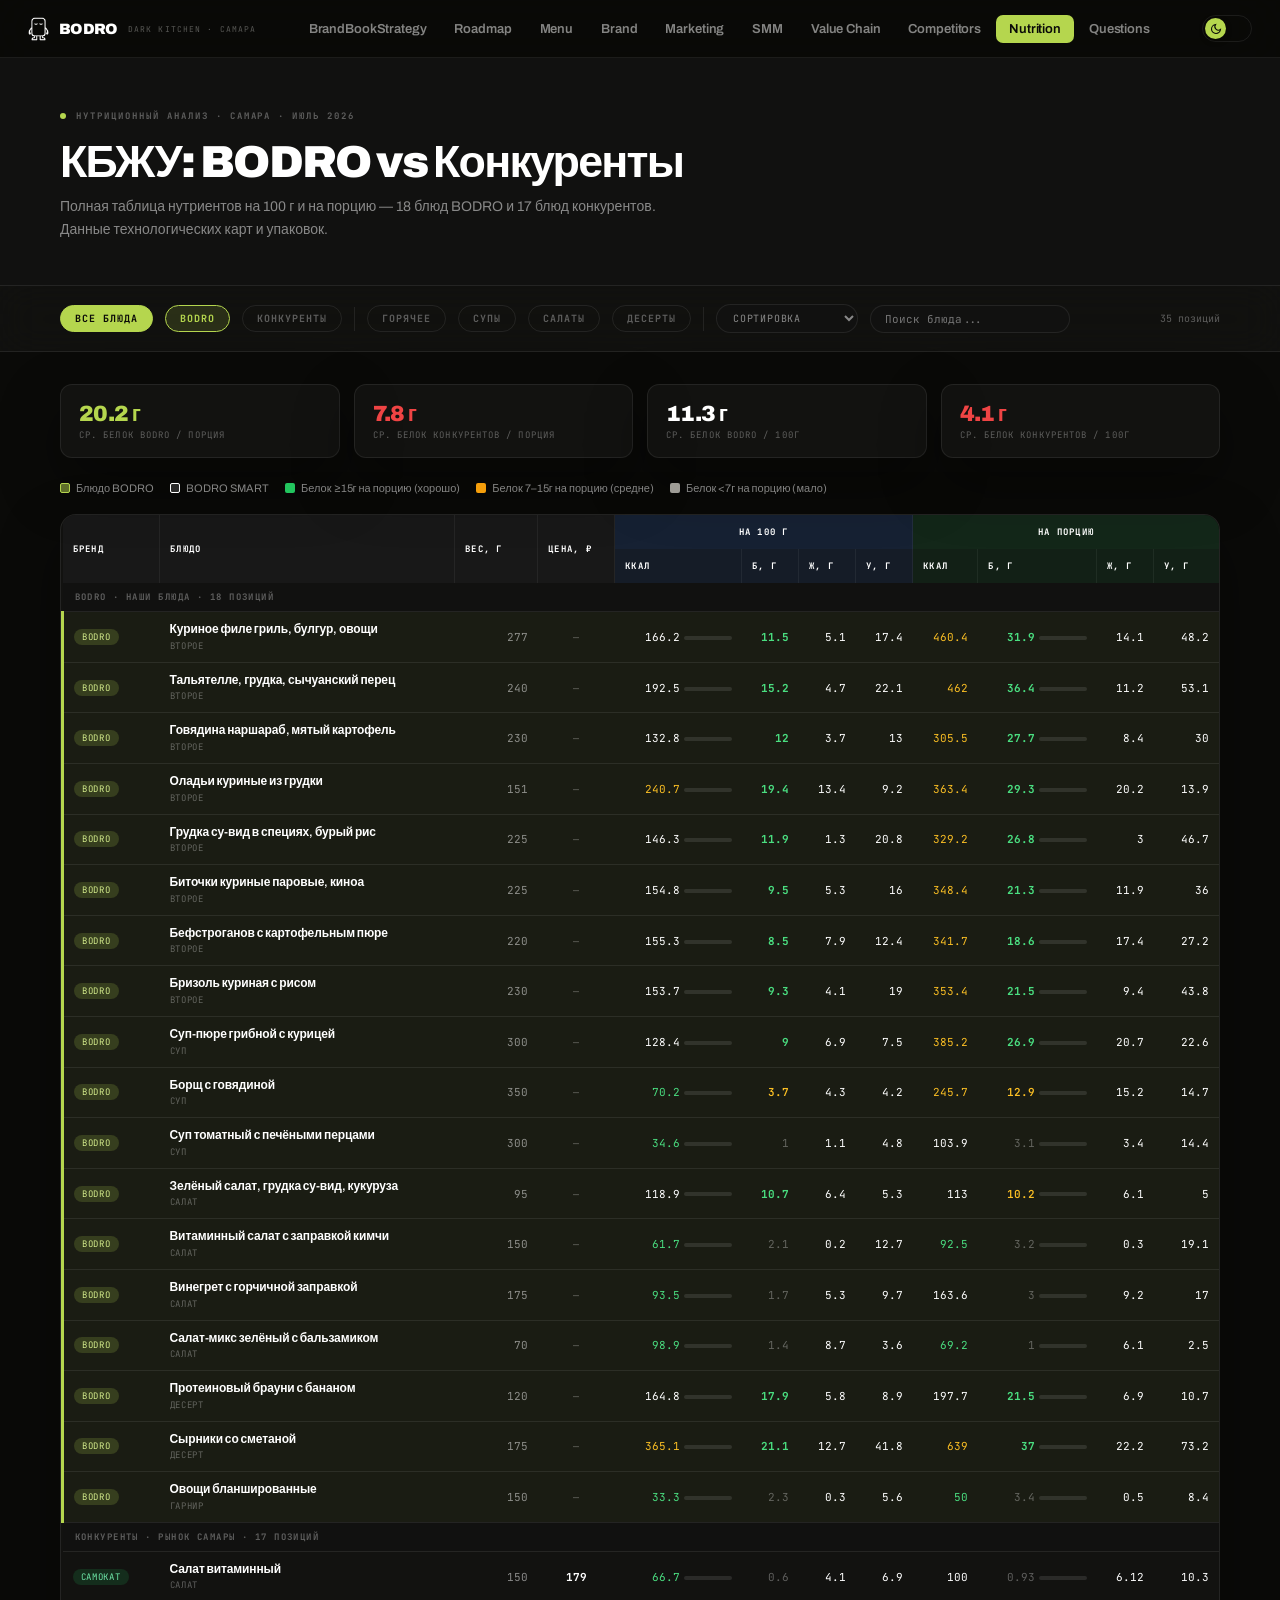
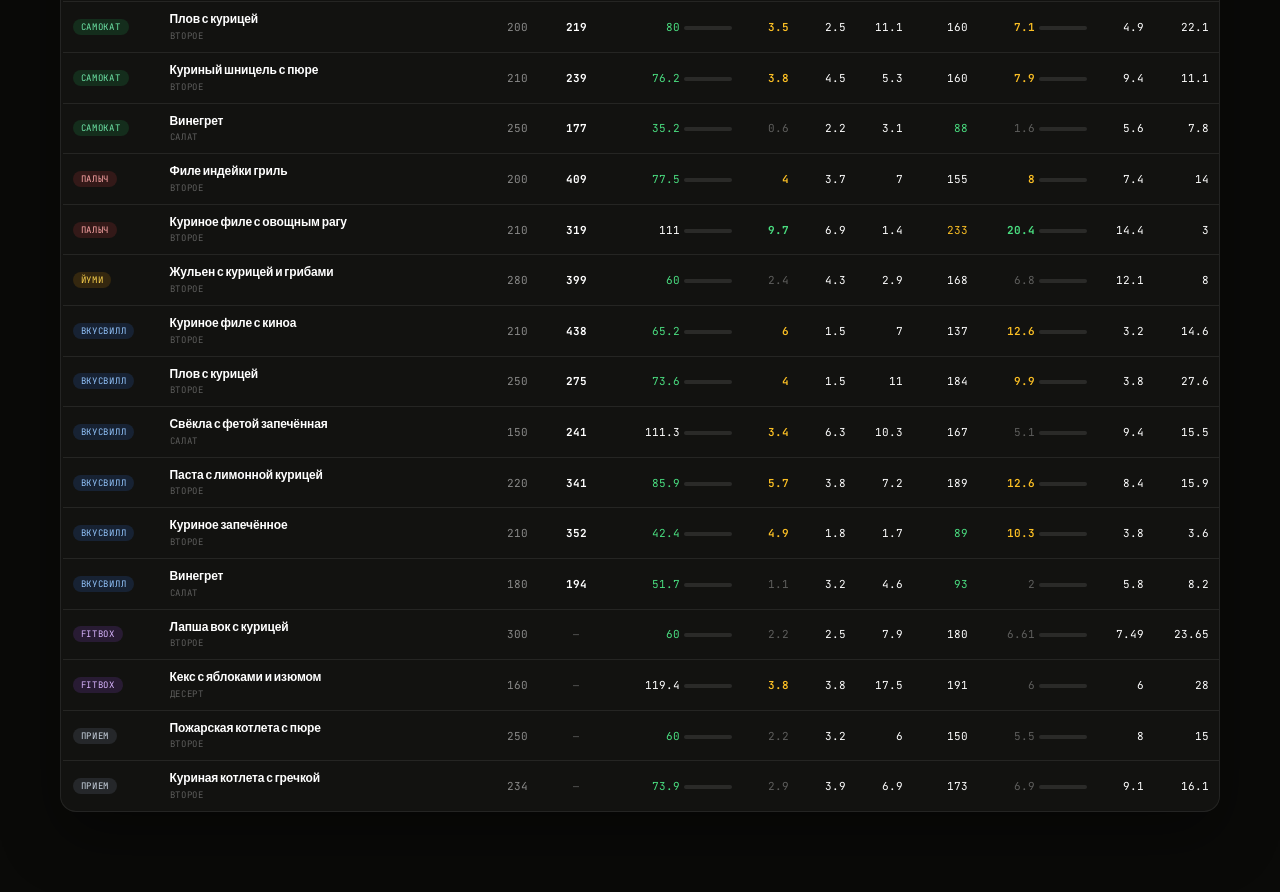
<file: nutrition-table.html>
<!DOCTYPE html>
<html lang="ru">
<head>
<meta charset="UTF-8">
<meta name="viewport" content="width=device-width, initial-scale=1.0">
<link rel="stylesheet" href="site-nav.css">
<script src="site-nav.js" defer></script>
<script>(function(){if(localStorage.getItem('bodro-theme')==='light')document.documentElement.setAttribute('data-theme','light');})();</script>
<title>КБЖУ — BODRO vs Конкуренты</title>
<link href="https://fonts.googleapis.com/css2?family=Archivo:wght@400;600;700;900&family=JetBrains+Mono:wght@400;500;700&display=swap" rel="stylesheet">
<style>
*,*::before,*::after{box-sizing:border-box;margin:0;padding:0;}
html{overflow-x:hidden;}
:root{
  --black:#0A0A08;--black-2:#111110;--sand:#F2EDE5;--lime:#B5D64E;--white:#fff;
  --bg:#0A0A08;--line:rgba(255,255,255,.08);--sub:rgba(255,255,255,.5);--muted:rgba(255,255,255,.32);
  --gb:rgba(255,255,255,.035);--gs:0 24px 60px rgba(0,0,0,.4);
  --mono:'JetBrains Mono',monospace;--ink:#0A0A08;
  --bodro:#fff;--smart:var(--lime);
}
body{font-family:'Archivo',sans-serif;background:var(--bg);color:var(--white);padding-top:58px;overflow-x:hidden;transition:background .25s,color .25s;}
[data-theme="light"]{--black:#FFFFFF;--black-2:#F5F3EF;--bg:#FFFFFF;--white:#0A0A08;--line:rgba(10,10,8,.1);--sub:rgba(10,10,8,.55);--muted:rgba(10,10,8,.4);--glass:rgba(10,10,8,.03);--glass-2:rgba(10,10,8,.055);--gb:rgba(10,10,8,.03);--gs:0 18px 40px rgba(10,10,8,.08);--bodro:#0A0A08;}
.u-nav{transition:background .25s,border-color .25s;}
[data-theme="light"] .u-nav{background:rgba(255,255,255,.85);}
.theme-toggle{position:relative;display:flex;align-items:center;width:50px;height:27px;border-radius:20px;background:var(--glass-2);border:1px solid var(--line);cursor:pointer;flex-shrink:0;padding:0;}
.tt-knob{position:absolute;top:2px;left:2px;width:21px;height:21px;border-radius:50%;background:var(--lime);display:flex;align-items:center;justify-content:center;transition:transform .25s cubic-bezier(.4,0,.2,1);box-shadow:0 2px 6px rgba(0,0,0,.25);}
.tt-knob svg{width:12px;height:12px;stroke:var(--ink);}
[data-theme="light"] .tt-knob{transform:translateX(23px);}
[data-theme="light"] .u-logo img{filter:invert(1);}

/* NAV */
.u-nav{position:fixed;top:0;left:0;right:0;width:100%;max-width:100vw;overflow:hidden;z-index:900;height:58px;display:flex;align-items:center;gap:20px;padding:0 28px;background:rgba(10,10,8,.85);backdrop-filter:blur(28px) saturate(200%);-webkit-backdrop-filter:blur(28px) saturate(200%);border-bottom:1px solid var(--line);}
.u-logo{display:flex;align-items:center;gap:10px;text-decoration:none;flex-shrink:0;}
.u-logo img{height:24px;width:auto;display:block;}
.u-wordmark{font-size:15px;font-weight:900;letter-spacing:-.04em;color:var(--white);}
.u-sub{font-family:var(--mono);font-size:8px;color:var(--muted);letter-spacing:.14em;text-transform:uppercase;white-space:nowrap;}
.u-links{flex:1;display:flex;gap:2px;overflow-x:auto;scrollbar-width:none;-ms-overflow-style:none;justify-content:flex-start;min-width:0;}
.u-links::-webkit-scrollbar{display:none;}
.u-link{font-size:13px;font-weight:600;color:var(--sub);text-decoration:none;padding:7px 13px;border-radius:7px;transition:all .15s;letter-spacing:-.01em;white-space:nowrap;flex-shrink:0;}
.u-link:hover{color:var(--white);background:rgba(255,255,255,.06);}
.u-link.active{color:var(--ink);background:var(--lime);}
@media(min-width:901px){.u-links{justify-content:center;}}

/* PAGE HEADER */
.page-head{background:var(--black-2);color:var(--white);padding:52px 60px 44px;border-bottom:1px solid var(--line);}
.page-eyebrow{display:flex;align-items:center;gap:10px;font-family:var(--mono);font-size:9px;font-weight:700;letter-spacing:.22em;text-transform:uppercase;color:var(--muted);margin-bottom:14px;}
.ey-dot{width:6px;height:6px;border-radius:50%;background:var(--lime);flex-shrink:0;}
.page-title{font-size:clamp(28px,3.5vw,48px);font-weight:900;letter-spacing:-.04em;margin-bottom:8px;}
.page-desc{font-size:14px;color:var(--sub);line-height:1.65;max-width:640px;}

/* CONTROLS */
.controls{padding:18px 60px;background:rgba(255,255,255,.03);backdrop-filter:blur(20px);border-bottom:1px solid var(--line);display:flex;align-items:center;gap:12px;flex-wrap:wrap;position:sticky;top:58px;z-index:800;}
.filter-btn{font-family:var(--mono);font-size:10px;font-weight:700;letter-spacing:.1em;text-transform:uppercase;padding:6px 14px;border-radius:20px;border:1.5px solid var(--line);background:transparent;cursor:pointer;color:var(--muted);transition:all .15s;}
.filter-btn:hover{border-color:var(--muted);color:var(--white);}
.filter-btn.active{background:var(--lime);border-color:var(--lime);color:var(--black);}
.filter-btn.active-lime{background:var(--lime);border-color:var(--lime);color:var(--black);}
.ctrl-sep{width:1px;height:24px;background:var(--line);}
.sort-select{font-family:var(--mono);font-size:10px;letter-spacing:.08em;text-transform:uppercase;padding:6px 12px;border-radius:20px;border:1.5px solid var(--line);background:var(--black-2);cursor:pointer;color:var(--sub);}
.search-box{font-family:var(--mono);font-size:11px;padding:6px 14px;border-radius:20px;border:1.5px solid var(--line);background:var(--black-2);outline:none;width:200px;color:var(--white);}
.search-box:focus{border-color:var(--lime);}
.count-badge{font-family:var(--mono);font-size:10px;color:var(--muted);margin-left:auto;}

/* TABLE WRAPPER */
.wrap{padding:32px 60px 80px;max-width:1500px;margin:0 auto;}
.table-wrap{background:var(--gb);border-radius:16px;box-shadow:var(--gs);overflow:hidden;border:1px solid var(--line);overflow-x:auto;}

/* TABLE */
table{width:100%;border-collapse:collapse;font-size:12px;}
thead tr{background:var(--black-2);color:var(--white);}
thead th{
  font-family:var(--mono);font-size:9px;letter-spacing:.14em;text-transform:uppercase;
  padding:11px 10px;text-align:left;white-space:nowrap;font-weight:700;
  border-right:1px solid rgba(255,255,255,.06);
}
thead th:last-child{border-right:none;}

/* Column groups */
.th-per100{background:rgba(59,130,246,.2);}
.th-per-p{background:rgba(34,197,94,.16);}
.th-name{background:rgba(255,255,255,.03);}

tbody tr{border-bottom:1px solid var(--line);transition:background .1s;}
tbody tr:last-child{border-bottom:none;}
tbody tr:hover{background:rgba(255,255,255,.04);}

/* BODRO rows */
tbody tr.row-bodro{background:rgba(181,214,78,.05);}
tbody tr.row-bodro:hover{background:rgba(181,214,78,.1);}
tbody tr.row-bodro td:first-child{border-left:3px solid var(--lime);}
tbody tr.row-bodro-smart{background:rgba(255,255,255,.03);}
tbody tr.row-bodro-smart:hover{background:rgba(255,255,255,.06);}
tbody tr.row-bodro-smart td:first-child{border-left:3px solid #fff;}

td{padding:10px 10px;vertical-align:middle;color:var(--white);}
td.td-num{font-family:var(--mono);font-size:11px;text-align:right;}
td.td-center{text-align:center;}

/* Brand badge */
.brand-badge{display:inline-flex;align-items:center;gap:5px;font-family:var(--mono);font-size:9px;letter-spacing:.08em;text-transform:uppercase;padding:2px 8px;border-radius:10px;white-space:nowrap;}
.bb-bodro{background:rgba(181,214,78,.18);color:#D4EC8C;}
.bb-smart{background:rgba(255,255,255,.1);color:var(--white);}
.bb-samocat{background:rgba(34,197,94,.15);color:#6EE7A8;}
.bb-palych{background:rgba(239,68,68,.15);color:#FCA5A5;}
.bb-yumi{background:rgba(245,158,11,.15);color:#FCD34D;}
.bb-vv{background:rgba(59,130,246,.15);color:#93C5FD;}
.bb-fitbox{background:rgba(168,85,247,.15);color:#D8B4FE;}
.bb-priem{background:rgba(148,163,184,.15);color:#CBD5E1;}

/* Dish name */
.dish-name{font-size:12px;font-weight:600;letter-spacing:-.01em;line-height:1.3;color:var(--white);}
.dish-cat{font-family:var(--mono);font-size:9px;color:var(--muted);letter-spacing:.08em;text-transform:uppercase;margin-top:2px;}

/* Protein highlight */
.prot-high{color:#4ADE80;font-weight:700;}
.prot-med{color:#FBBF24;font-weight:600;}
.prot-low{color:var(--muted);}

/* Kcal color */
.kcal-low{color:#4ADE80;}
.kcal-med{color:var(--white);}
.kcal-high{color:#FBBF24;}

/* Price */
.price-tag{font-family:var(--mono);font-size:11px;font-weight:700;color:var(--white);}
.price-none{color:var(--muted);font-size:10px;}

/* Weight */
.weight-tag{font-family:var(--mono);font-size:11px;color:var(--sub);}

/* Bar mini */
.mini-bar{height:4px;border-radius:2px;background:rgba(255,255,255,.1);overflow:hidden;width:48px;display:inline-block;vertical-align:middle;margin-left:4px;}
.mini-fill{height:100%;border-radius:2px;}

/* Separator rows */
tr.sep-row td{background:var(--black-2);font-family:var(--mono);font-size:9px;font-weight:700;letter-spacing:.16em;text-transform:uppercase;color:var(--muted);padding:8px 12px;border-bottom:1px solid var(--line);}

/* Summary bar */
.summary-bar{display:grid;grid-template-columns:repeat(4,1fr);gap:14px;margin-bottom:24px;}
.sum-card{background:var(--gb);border:1px solid var(--line);border-radius:12px;padding:16px 18px;box-shadow:var(--gs);min-width:0;}
.sum-lbl{overflow-wrap:break-word;}
.sum-val{font-size:22px;font-weight:900;letter-spacing:-.03em;margin-bottom:2px;color:var(--white);}
.sum-lbl{font-family:var(--mono);font-size:9px;color:var(--muted);letter-spacing:.12em;text-transform:uppercase;}

/* Legend */
.legend{display:flex;flex-wrap:wrap;gap:16px;margin-bottom:20px;font-size:11px;color:var(--sub);}
.leg-item{display:flex;align-items:center;gap:6px;}
.leg-dot{width:10px;height:10px;border-radius:2px;flex-shrink:0;}

.hidden{display:none;}

@media(max-width:900px){
  .wrap{padding:20px 12px 60px;}
  .controls{padding:14px 16px;}
  .page-head{padding:40px 20px 32px;}
  .u-nav{padding:0 16px;}
  .u-sub{display:none;}
  table{font-size:11px;}
  .search-box{width:140px;}
}
</style>
</head>
<body>

<nav class="u-nav">
  <a href="index.html" class="u-logo">
    <img src="images/icon-mascot.png" alt="BODRO">
    <span class="u-wordmark">BODRO</span>
    <span class="u-sub">Dark Kitchen · Самара</span>
  </a>
  <div class="u-links">
    <a href="BrandBookStrategy.html" class="u-link">BrandBookStrategy</a>
    <a href="roadmap.html" class="u-link">Roadmap</a>
    <a href="menu.html" class="u-link">Menu</a>
    <a href="brand.html" class="u-link">Brand</a>
    <a href="marketing.html" class="u-link">Marketing</a>
    <a href="smm.html" class="u-link">SMM</a>
    <a href="valuechain.html" class="u-link">Value Chain</a>
    <a href="competitor-analysis.html" class="u-link">Competitors</a>
    <a href="nutrition-table.html" class="u-link active">Nutrition</a>
    <a href="questions.html" class="u-link">Questions</a>
  </div>
  <button class="theme-toggle" aria-label="Переключить тему" onclick="toggleTheme()">
    <span class="tt-knob">
      <svg id="ttIconSun" viewBox="0 0 24 24" fill="none" stroke="currentColor" stroke-width="2.2" stroke-linecap="round" style="display:none"><circle cx="12" cy="12" r="4"/><path d="M12 2v2M12 20v2M4.93 4.93l1.4 1.4M17.66 17.66l1.4 1.4M2 12h2M20 12h2M4.93 19.07l1.4-1.4M17.66 6.34l1.4-1.4"/></svg>
      <svg id="ttIconMoon" viewBox="0 0 24 24" fill="none" stroke="currentColor" stroke-width="2.2" stroke-linecap="round"><path d="M21 12.79A9 9 0 1111.21 3 7 7 0 0021 12.79z"/></svg>
    </span>
  </button>
</nav>

<div class="page-head">
  <div class="page-eyebrow"><div class="ey-dot"></div>НУТРИЦИОННЫЙ АНАЛИЗ · САМАРА · ИЮЛЬ 2026</div>
  <div class="page-title">КБЖУ: BODRO vs Конкуренты</div>
  <div class="page-desc">Полная таблица нутриентов на 100 г и на порцию — 18 блюд BODRO и 17 блюд конкурентов. Данные технологических карт и упаковок.</div>
</div>

<div class="controls" id="controls">
  <button class="filter-btn active" onclick="setFilter('all',this)">Все блюда</button>
  <button class="filter-btn active-lime" onclick="setFilter('bodro',this)" style="background:rgba(181,214,78,.15);border-color:var(--lime);color:var(--lime);">BODRO</button>
  <button class="filter-btn" onclick="setFilter('comp',this)">Конкуренты</button>
  <div class="ctrl-sep"></div>
  <button class="filter-btn" onclick="setCat('Второе',this)">Горячее</button>
  <button class="filter-btn" onclick="setCat('Суп',this)">Супы</button>
  <button class="filter-btn" onclick="setCat('Салат',this)">Салаты</button>
  <button class="filter-btn" onclick="setCat('Десерт',this)">Десерты</button>
  <div class="ctrl-sep"></div>
  <select class="sort-select" onchange="setSort(this.value)">
    <option value="">Сортировка</option>
    <option value="prot_p_desc">↓ Белок/порция</option>
    <option value="prot_100_desc">↓ Белок/100г</option>
    <option value="kcal_100_asc">↑ Ккал/100г</option>
    <option value="kcal_p_asc">↑ Ккал/порция</option>
    <option value="price_asc">↑ Цена</option>
  </select>
  <input type="text" class="search-box" placeholder="Поиск блюда..." oninput="doSearch(this.value)" />
  <span class="count-badge" id="countBadge">35 позиций</span>
</div>

<div class="wrap">

  <div class="summary-bar">
    <div class="sum-card">
      <div class="sum-val" style="color:#B5D64E;">20.2 г</div>
      <div class="sum-lbl">Ср. белок BODRO / порция</div>
    </div>
    <div class="sum-card">
      <div class="sum-val" style="color:#EF4444;">7.8 г</div>
      <div class="sum-lbl">Ср. белок конкурентов / порция</div>
    </div>
    <div class="sum-card">
      <div class="sum-val">11.3 г</div>
      <div class="sum-lbl">Ср. белок BODRO / 100г</div>
    </div>
    <div class="sum-card">
      <div class="sum-val" style="color:#EF4444;">4.1 г</div>
      <div class="sum-lbl">Ср. белок конкурентов / 100г</div>
    </div>
  </div>

  <div class="legend">
    <div class="leg-item"><div class="leg-dot" style="background:rgba(181,214,78,.5);border:1.5px solid var(--lime);"></div>Блюдо BODRO</div>
    <div class="leg-item"><div class="leg-dot" style="background:rgba(255,255,255,.15);border:1.5px solid #fff;"></div>BODRO SMART</div>
    <div class="leg-item"><div class="leg-dot" style="background:#22C55E;"></div>Белок ≥15г на порцию (хорошо)</div>
    <div class="leg-item"><div class="leg-dot" style="background:#F59E0B;"></div>Белок 7–15г на порцию (средне)</div>
    <div class="leg-item"><div class="leg-dot" style="background:#9E9C96;"></div>Белок &lt;7г на порцию (мало)</div>
  </div>

  <div class="table-wrap">
    <table id="mainTable">
      <thead>
        <tr>
          <th rowspan="2" class="th-name" style="min-width:52px;">Бренд</th>
          <th rowspan="2" class="th-name" style="min-width:200px;">Блюдо</th>
          <th rowspan="2" class="th-name" style="min-width:70px;">Вес, г</th>
          <th rowspan="2" class="th-name" style="min-width:60px;">Цена, ₽</th>
          <th colspan="4" class="th-per100" style="text-align:center;background:rgba(59,130,246,.15);">На 100 г</th>
          <th colspan="4" class="th-per-p" style="text-align:center;background:rgba(34,197,94,.12);">На порцию</th>
        </tr>
        <tr>
          <th class="th-per100" style="background:rgba(59,130,246,.1);">Ккал</th>
          <th class="th-per100" style="background:rgba(59,130,246,.1);">Б, г</th>
          <th class="th-per100" style="background:rgba(59,130,246,.1);">Ж, г</th>
          <th class="th-per100" style="background:rgba(59,130,246,.1);">У, г</th>
          <th class="th-per-p" style="background:rgba(34,197,94,.08);">Ккал</th>
          <th class="th-per-p" style="background:rgba(34,197,94,.08);">Б, г</th>
          <th class="th-per-p" style="background:rgba(34,197,94,.08);">Ж, г</th>
          <th class="th-per-p" style="background:rgba(34,197,94,.08);">У, г</th>
        </tr>
      </thead>
      <tbody id="tableBody"></tbody>
    </table>
  </div>
</div>

<script>
// ─── DATA ───────────────────────────────────────────────────────────────
// type: 'bodro' | 'bodro-smart' | 'comp'
// cat: 'Второе' | 'Суп' | 'Салат' | 'Десерт' | 'comp-горячее' | 'comp-салат' | 'comp-десерт'
// All kcal/protein/fat/carbs are per PORTION; per-100g calculated automatically

const DATA = [
  // ── BODRO ──
  { brand:'BODRO', type:'bodro', cat:'Второе', name:'Куриное филе гриль, булгур, овощи', w:277, price:null,
    kcal_p:460.4, b_p:31.9, f_p:14.1, c_p:48.2 },
  { brand:'BODRO', type:'bodro', cat:'Второе', name:'Тальятелле, грудка, сычуанский перец', w:240, price:null,
    kcal_p:462, b_p:36.4, f_p:11.2, c_p:53.1 },
  { brand:'BODRO', type:'bodro', cat:'Второе', name:'Говядина наршараб, мятый картофель', w:230, price:null,
    kcal_p:305.5, b_p:27.7, f_p:8.4, c_p:30.0 },
  { brand:'BODRO', type:'bodro', cat:'Второе', name:'Оладьи куриные из грудки', w:151, price:null,
    kcal_p:363.4, b_p:29.3, f_p:20.2, c_p:13.9 },
  { brand:'BODRO', type:'bodro', cat:'Второе', name:'Грудка су-вид в специях, бурый рис', w:225, price:null,
    kcal_p:329.2, b_p:26.8, f_p:3.0, c_p:46.7 },
  { brand:'BODRO', type:'bodro', cat:'Второе', name:'Биточки куриные паровые, киноа', w:225, price:null,
    kcal_p:348.4, b_p:21.3, f_p:11.9, c_p:36.0 },
  { brand:'BODRO', type:'bodro', cat:'Второе', name:'Бефстроганов с картофельным пюре', w:220, price:null,
    kcal_p:341.7, b_p:18.6, f_p:17.4, c_p:27.2 },
  { brand:'BODRO', type:'bodro', cat:'Второе', name:'Бризоль куриная с рисом', w:230, price:null,
    kcal_p:353.4, b_p:21.5, f_p:9.4, c_p:43.8 },
  { brand:'BODRO', type:'bodro', cat:'Суп', name:'Суп-пюре грибной с курицей', w:300, price:null,
    kcal_p:385.2, b_p:26.9, f_p:20.7, c_p:22.6 },
  { brand:'BODRO', type:'bodro', cat:'Суп', name:'Борщ с говядиной', w:350, price:null,
    kcal_p:245.7, b_p:12.9, f_p:15.2, c_p:14.7 },
  { brand:'BODRO', type:'bodro', cat:'Суп', name:'Суп томатный с печёными перцами', w:300, price:null,
    kcal_p:103.9, b_p:3.1, f_p:3.4, c_p:14.4 },
  { brand:'BODRO', type:'bodro', cat:'Салат', name:'Зелёный салат, грудка су-вид, кукуруза', w:95, price:null,
    kcal_p:113, b_p:10.2, f_p:6.1, c_p:5.0 },
  { brand:'BODRO', type:'bodro', cat:'Салат', name:'Витаминный салат с заправкой кимчи', w:150, price:null,
    kcal_p:92.5, b_p:3.2, f_p:0.3, c_p:19.1 },
  { brand:'BODRO', type:'bodro', cat:'Салат', name:'Винегрет с горчичной заправкой', w:175, price:null,
    kcal_p:163.6, b_p:3.0, f_p:9.2, c_p:17.0 },
  { brand:'BODRO', type:'bodro', cat:'Салат', name:'Салат-микс зелёный с бальзамиком', w:70, price:null,
    kcal_p:69.2, b_p:1.0, f_p:6.1, c_p:2.5 },
  { brand:'BODRO', type:'bodro', cat:'Десерт', name:'Протеиновый брауни с бананом', w:120, price:null,
    kcal_p:197.7, b_p:21.5, f_p:6.9, c_p:10.7 },
  { brand:'BODRO', type:'bodro', cat:'Десерт', name:'Сырники со сметаной', w:175, price:null,
    kcal_p:639, b_p:37.0, f_p:22.2, c_p:73.2 },
  { brand:'BODRO', type:'bodro', cat:'Гарнир', name:'Овощи бланшированные', w:150, price:null,
    kcal_p:50, b_p:3.4, f_p:0.5, c_p:8.4 },

  // ── КОНКУРЕНТЫ ──
  // Самокат
  { brand:'Самокат', type:'comp', cat:'Салат', name:'Салат витаминный', w:150, price:179,
    kcal_p:100, b_p:0.93, f_p:6.12, c_p:10.3 },
  { brand:'Самокат', type:'comp', cat:'Второе', name:'Плов с курицей', w:200, price:219,
    kcal_p:160, b_p:7.1, f_p:4.9, c_p:22.1 },
  { brand:'Самокат', type:'comp', cat:'Второе', name:'Куриный шницель с пюре', w:210, price:239,
    kcal_p:160, b_p:7.9, f_p:9.4, c_p:11.1 },
  { brand:'Самокат', type:'comp', cat:'Салат', name:'Винегрет', w:250, price:177,
    kcal_p:88, b_p:1.6, f_p:5.6, c_p:7.8 },
  // Палыч
  { brand:'Палыч', type:'comp', cat:'Второе', name:'Филе индейки гриль', w:200, price:409,
    kcal_p:155, b_p:8.0, f_p:7.4, c_p:14.0 },
  { brand:'Палыч', type:'comp', cat:'Второе', name:'Куриное филе с овощным рагу', w:210, price:319,
    kcal_p:233, b_p:20.4, f_p:14.4, c_p:3.0 },
  // ЙУМИ
  { brand:'ЙУМИ', type:'comp', cat:'Второе', name:'Жульен с курицей и грибами', w:280, price:399,
    kcal_p:168, b_p:6.8, f_p:12.1, c_p:8.0 },
  // ВкусВилл
  { brand:'ВкусВилл', type:'comp', cat:'Второе', name:'Куриное филе с киноа', w:210, price:438,
    kcal_p:137, b_p:12.6, f_p:3.2, c_p:14.6 },
  { brand:'ВкусВилл', type:'comp', cat:'Второе', name:'Плов с курицей', w:250, price:275,
    kcal_p:184, b_p:9.9, f_p:3.8, c_p:27.6 },
  { brand:'ВкусВилл', type:'comp', cat:'Салат', name:'Свёкла с фетой запечённая', w:150, price:241,
    kcal_p:167, b_p:5.1, f_p:9.4, c_p:15.5 },
  { brand:'ВкусВилл', type:'comp', cat:'Второе', name:'Паста с лимонной курицей', w:220, price:341,
    kcal_p:189, b_p:12.6, f_p:8.4, c_p:15.9 },
  { brand:'ВкусВилл', type:'comp', cat:'Второе', name:'Куриное запечённое', w:210, price:352,
    kcal_p:89, b_p:10.3, f_p:3.8, c_p:3.6 },
  { brand:'ВкусВилл', type:'comp', cat:'Салат', name:'Винегрет', w:180, price:194,
    kcal_p:93, b_p:2.0, f_p:5.8, c_p:8.2 },
  // FitBox
  { brand:'FitBox', type:'comp', cat:'Второе', name:'Лапша вок с курицей', w:300, price:null,
    kcal_p:180, b_p:6.61, f_p:7.49, c_p:23.65 },
  { brand:'FitBox', type:'comp', cat:'Десерт', name:'Кекс с яблоками и изюмом', w:160, price:null,
    kcal_p:191, b_p:6.0, f_p:6.0, c_p:28.0 },
  // ПриЕм
  { brand:'ПриЕм', type:'comp', cat:'Второе', name:'Пожарская котлета с пюре', w:250, price:null,
    kcal_p:150, b_p:5.5, f_p:8.0, c_p:15.0 },
  { brand:'ПриЕм', type:'comp', cat:'Второе', name:'Куриная котлета с гречкой', w:234, price:null,
    kcal_p:173, b_p:6.9, f_p:9.1, c_p:16.1 },
];

// Compute per-100g
DATA.forEach(d => {
  const k = 100 / d.w;
  d.kcal_100 = +(d.kcal_p * k).toFixed(1);
  d.b_100    = +(d.b_p    * k).toFixed(1);
  d.f_100    = +(d.f_p    * k).toFixed(1);
  d.c_100    = +(d.c_p    * k).toFixed(1);
});

// ─── STATE ───────────────────────────────────────────────────────────────
let filterType = 'all'; // all | bodro | comp
let filterCat  = null;
let sortKey    = null;
let searchQ    = '';

// ─── BRAND CONFIG ────────────────────────────────────────────────────────
const BRAND_CLASS = {
  'BODRO':'bb-bodro','Самокат':'bb-samocat','Палыч':'bb-palych',
  'ЙУМИ':'bb-yumi','ВкусВилл':'bb-vv','FitBox':'bb-fitbox','ПриЕм':'bb-priem'
};

function protClass(v, perPortion=false) {
  const tHigh = perPortion ? 15 : 7;
  const tMed  = perPortion ? 7  : 3;
  if (v >= tHigh) return 'prot-high';
  if (v >= tMed)  return 'prot-med';
  return 'prot-low';
}
function kcalClass(v) {
  if (v < 100) return 'kcal-low';
  if (v < 200) return 'kcal-med';
  return 'kcal-high';
}

function miniBar(v, max, color) {
  const pct = Math.min(100, (v / max) * 100);
  return `<span class="mini-bar"><span class="mini-fill" style="width:${pct}%;background:${color};"></span></span>`;
}

// ─── RENDER ──────────────────────────────────────────────────────────────
function render() {
  let rows = [...DATA];

  // filter type
  if (filterType === 'bodro') rows = rows.filter(d => d.type === 'bodro' || d.type === 'bodro-smart');
  if (filterType === 'comp')  rows = rows.filter(d => d.type === 'comp');

  // filter cat
  if (filterCat) rows = rows.filter(d => d.cat === filterCat);

  // search
  if (searchQ) {
    const q = searchQ.toLowerCase();
    rows = rows.filter(d => d.name.toLowerCase().includes(q) || d.brand.toLowerCase().includes(q));
  }

  // sort
  if (sortKey === 'prot_p_desc') rows.sort((a,b) => b.b_p - a.b_p);
  if (sortKey === 'prot_100_desc') rows.sort((a,b) => b.b_100 - a.b_100);
  if (sortKey === 'kcal_100_asc') rows.sort((a,b) => a.kcal_100 - b.kcal_100);
  if (sortKey === 'kcal_p_asc') rows.sort((a,b) => a.kcal_p - b.kcal_p);
  if (sortKey === 'price_asc') rows.sort((a,b) => (a.price||999) - (b.price||999));

  document.getElementById('countBadge').textContent = rows.length + ' позиций';

  // Group by BODRO vs конкуренты (only if showing all and no sort)
  const useGroups = filterType === 'all' && !sortKey && !searchQ && !filterCat;

  const tbody = document.getElementById('tableBody');
  tbody.innerHTML = '';

  if (useGroups) {
    renderGroup(tbody, rows.filter(d => d.type==='bodro'||d.type==='bodro-smart'), 'BODRO · Наши блюда');
    renderGroup(tbody, rows.filter(d => d.type==='comp'), 'Конкуренты · Рынок Самары');
  } else {
    rows.forEach(d => tbody.appendChild(makeRow(d)));
  }
}

function renderGroup(tbody, rows, label) {
  if (!rows.length) return;
  const sep = document.createElement('tr');
  sep.className = 'sep-row';
  sep.innerHTML = `<td colspan="12">${label} · ${rows.length} позиций</td>`;
  tbody.appendChild(sep);
  rows.forEach(d => tbody.appendChild(makeRow(d)));
}

function makeRow(d) {
  const tr = document.createElement('tr');
  tr.className = d.type==='bodro' ? 'row-bodro' : d.type==='bodro-smart' ? 'row-bodro-smart' : '';
  tr.setAttribute('data-type', d.type);
  tr.setAttribute('data-cat', d.cat);

  const badgeClass = BRAND_CLASS[d.brand] || 'bb-priem';
  const priceHtml = d.price
    ? `<span class="price-tag">${d.price}</span>`
    : `<span class="price-none">—</span>`;

  const bProtClass100 = protClass(d.b_100, false);
  const bProtClassP   = protClass(d.b_p,   true);

  // Protein bar max ~20g per 100g, ~40g per portion
  const barP   = miniBar(d.b_p,   45, d.b_p>=15?'#22C55E':d.b_p>=7?'#F59E0B':'#9E9C96');
  const barK100= miniBar(d.kcal_100, 350, '#3B82F6');

  tr.innerHTML = `
    <td><span class="brand-badge ${badgeClass}">${d.brand}</span></td>
    <td>
      <div class="dish-name">${d.name}</div>
      <div class="dish-cat">${d.cat}</div>
    </td>
    <td class="td-num"><span class="weight-tag">${d.w}</span></td>
    <td class="td-num td-center">${priceHtml}</td>
    <td class="td-num ${kcalClass(d.kcal_100)}">${d.kcal_100}${barK100}</td>
    <td class="td-num ${bProtClass100}">${d.b_100}</td>
    <td class="td-num">${d.f_100}</td>
    <td class="td-num">${d.c_100}</td>
    <td class="td-num ${kcalClass(d.kcal_p)}">${d.kcal_p}</td>
    <td class="td-num ${bProtClassP}">${d.b_p}${barP}</td>
    <td class="td-num">${d.f_p}</td>
    <td class="td-num">${d.c_p}</td>
  `;
  return tr;
}

// ─── CONTROLS ────────────────────────────────────────────────────────────
let activeCatBtn = null;
let activeTypeBtn = null;

function setFilter(type, btn) {
  filterType = type;
  document.querySelectorAll('.filter-btn').forEach(b => {
    if (['all','bodro','comp'].some(v => b.getAttribute('onclick')?.includes(`'${v}'`))) {
      b.className = 'filter-btn';
    }
  });
  btn.className = type === 'bodro' ? 'filter-btn active-lime' : 'filter-btn active';
  render();
}

function setCat(cat, btn) {
  if (filterCat === cat) {
    filterCat = null;
    btn.className = 'filter-btn';
  } else {
    filterCat = cat;
    document.querySelectorAll('.filter-btn').forEach(b => {
      if (['Второе','Суп','Салат','Десерт'].some(v => b.getAttribute('onclick')?.includes(`'${v}'`))) {
        b.className = 'filter-btn';
      }
    });
    btn.className = 'filter-btn active';
  }
  render();
}

function setSort(v) { sortKey = v || null; render(); }
function doSearch(v) { searchQ = v; render(); }

// ─── INIT ────────────────────────────────────────────────────────────────
render();
</script>
<script>
function updateThemeIcon(){var isLight=document.documentElement.getAttribute('data-theme')==='light';var s=document.getElementById('ttIconSun'),m=document.getElementById('ttIconMoon');if(s&&m){s.style.display=isLight?'block':'none';m.style.display=isLight?'none':'block';}}
function toggleTheme(){var h=document.documentElement;if(h.getAttribute('data-theme')==='light'){h.removeAttribute('data-theme');localStorage.setItem('bodro-theme','dark');}else{h.setAttribute('data-theme','light');localStorage.setItem('bodro-theme','light');}updateThemeIcon();}
updateThemeIcon();
</script>
</body>
</html>
</file>
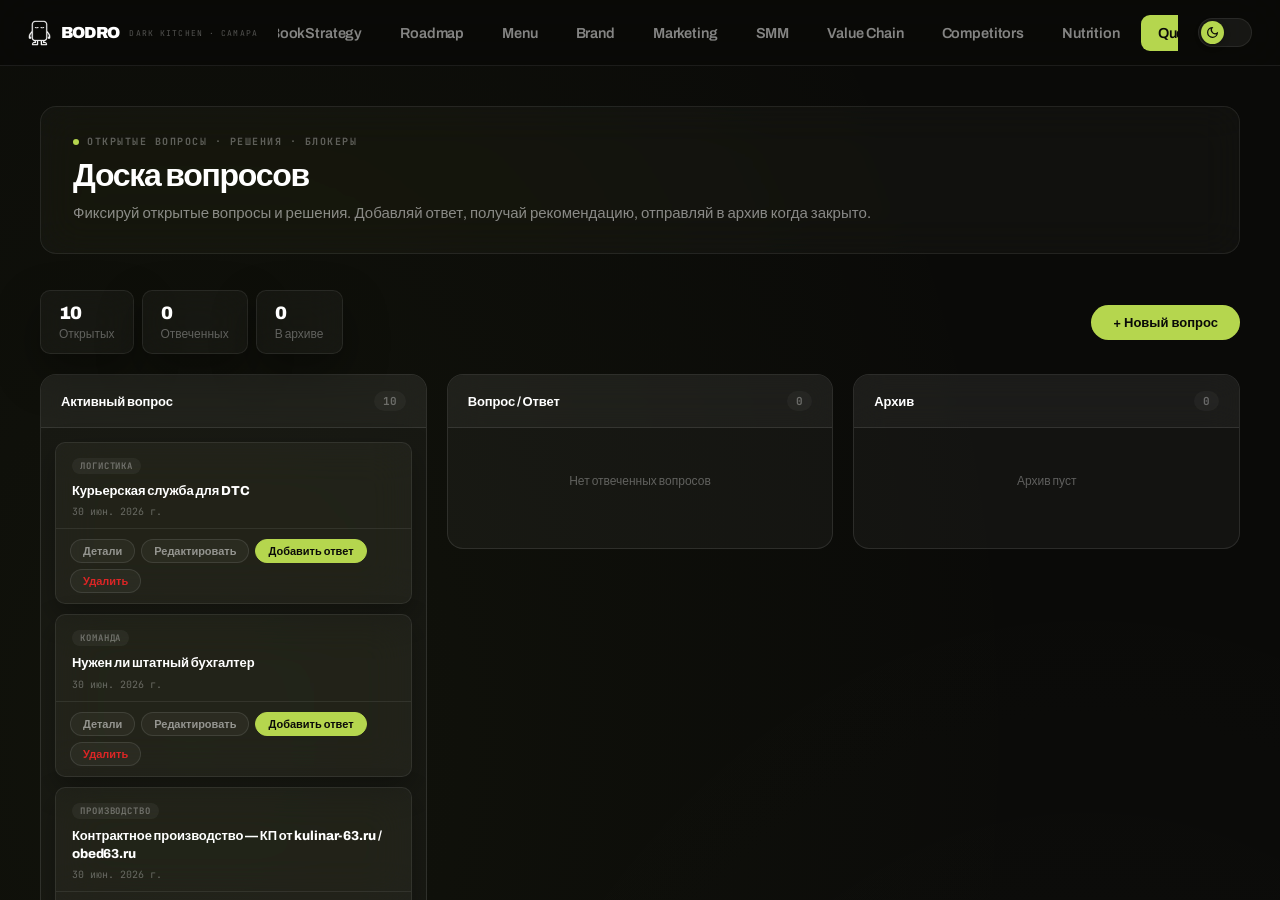
<file: questions.html>
<!DOCTYPE html>
<html lang="ru">
<head>
<meta charset="UTF-8">
<meta name="viewport" content="width=device-width, initial-scale=1.0">
<link rel="stylesheet" href="site-nav.css">
<script src="site-nav.js" defer></script>
<script>(function(){if(localStorage.getItem('bodro-theme')==='light')document.documentElement.setAttribute('data-theme','light');})();</script>
<title>Questions — BODRO</title>
<link href="https://fonts.googleapis.com/css2?family=Archivo:wght@400;700;900&family=JetBrains+Mono:wght@400;700&display=swap" rel="stylesheet">
<style>
*,*::before,*::after{box-sizing:border-box;margin:0;padding:0;}
html{overflow-x:hidden;}
:root{--mono:'JetBrains Mono',monospace;--lime:#B5D64E;--ink:#0A0A08;--line:rgba(255,255,255,.08);--muted:rgba(255,255,255,.3);--glass-2:rgba(255,255,255,.06);--sub:rgba(255,255,255,.5);--black:#0A0A08;--white:#fff;}
[data-theme="light"]{--line:rgba(10,10,8,.1);--muted:rgba(10,10,8,.35);--glass-2:rgba(10,10,8,.055);--sub:rgba(10,10,8,.55);--black:#fff;--white:#0A0A08;}
body{font-family:'Archivo',sans-serif;background:var(--black);color:var(--white);padding-top:66px;height:100vh;display:flex;flex-direction:column;overflow-x:hidden;transition:background .25s,color .25s;}
.u-nav{position:fixed;top:0;left:0;right:0;width:100%;max-width:100vw;overflow:hidden;z-index:900;height:66px;display:grid;grid-template-columns:auto 1fr auto;align-items:center;gap:20px;padding:0 28px;background:rgba(10,10,8,.85);backdrop-filter:blur(28px) saturate(200%);-webkit-backdrop-filter:blur(28px) saturate(200%);border-bottom:1px solid var(--line);transition:background .25s,border-color .25s;}
[data-theme="light"] .u-nav{background:rgba(255,255,255,.85);}
.u-logo{display:flex;align-items:center;gap:10px;text-decoration:none;flex-shrink:0;}
.u-logo img{height:26px;width:auto;display:block;}
[data-theme="light"] .u-logo img{filter:invert(1);}
.u-wordmark{font-size:16px;font-weight:900;letter-spacing:-.04em;color:var(--white);}
.u-sub{font-family:var(--mono);font-size:8px;color:var(--muted);letter-spacing:.14em;text-transform:uppercase;white-space:nowrap;}
.u-links{min-width:0;display:flex;gap:4px;overflow-x:auto;scrollbar-width:none;-ms-overflow-style:none;justify-content:flex-start;}
.u-links::-webkit-scrollbar{display:none;}
.u-link{font-size:14.5px;font-weight:600;color:var(--sub);text-decoration:none;padding:10px 17px;border-radius:9px;transition:all .15s;letter-spacing:-.01em;white-space:nowrap;flex-shrink:0;}
.u-link:hover{color:var(--white);background:var(--glass-2);}
.u-link.active{color:var(--ink);background:var(--lime);}
@media(min-width:901px){.u-links{justify-content:center;}}
iframe{flex:1;border:none;width:100%;display:block;}
@media(max-width:900px){.u-nav{padding:0 20px;}.u-sub{display:none;}}

.theme-toggle{position:relative;display:flex;align-items:center;width:54px;height:29px;border-radius:20px;background:var(--glass-2);border:1px solid var(--line);cursor:pointer;flex-shrink:0;padding:0;}
.tt-knob{position:absolute;top:2px;left:2px;width:23px;height:23px;border-radius:50%;background:var(--lime);display:flex;align-items:center;justify-content:center;transition:transform .25s cubic-bezier(.4,0,.2,1);box-shadow:0 2px 6px rgba(0,0,0,.25);}
.tt-knob svg{width:13px;height:13px;stroke:var(--ink);}
[data-theme="light"] .tt-knob{transform:translateX(25px);}
</style>
</head>
<body>
<nav class="u-nav">
  <a href="index.html" class="u-logo">
    <img src="images/icon-mascot.png" alt="BODRO">
    <span class="u-wordmark">BODRO</span>
    <span class="u-sub">Dark Kitchen · Самара</span>
  </a>
  <div class="u-links">
    <a href="BrandBookStrategy.html" class="u-link">BrandBookStrategy</a>
    <a href="roadmap.html" class="u-link">Roadmap</a>
    <a href="menu.html" class="u-link">Menu</a>
    <a href="brand.html" class="u-link">Brand</a>
    <a href="marketing.html" class="u-link">Marketing</a>
    <a href="smm.html" class="u-link">SMM</a>
    <a href="valuechain.html" class="u-link">Value Chain</a>
    <a href="competitor-analysis.html" class="u-link">Competitors</a>
    <a href="nutrition-table.html" class="u-link">Nutrition</a>
    <a href="questions.html" class="u-link active">Questions</a>
  </div>
  <button class="theme-toggle" id="themeToggle" aria-label="Переключить тему" onclick="toggleTheme()">
    <span class="tt-knob">
      <svg id="ttIconSun" viewBox="0 0 24 24" fill="none" stroke="currentColor" stroke-width="2.2" stroke-linecap="round" style="display:none"><circle cx="12" cy="12" r="4"/><path d="M12 2v2M12 20v2M4.93 4.93l1.4 1.4M17.66 17.66l1.4 1.4M2 12h2M20 12h2M4.93 19.07l1.4-1.4M17.66 6.34l1.4-1.4"/></svg>
      <svg id="ttIconMoon" viewBox="0 0 24 24" fill="none" stroke="currentColor" stroke-width="2.2" stroke-linecap="round"><path d="M21 12.79A9 9 0 1111.21 3 7 7 0 0021 12.79z"/></svg>
    </span>
  </button>
</nav>
<iframe id="questionsFrame" src="DarkKitchen_Service_v4.html?embed=1&page=questions" title="Questions Board"></iframe>
<script>
function updateThemeIcon(){
  const isLight = document.documentElement.getAttribute('data-theme') === 'light';
  const sun = document.getElementById('ttIconSun'), moon = document.getElementById('ttIconMoon');
  if (sun && moon) { sun.style.display = isLight ? 'block' : 'none'; moon.style.display = isLight ? 'none' : 'block'; }
}
function currentTheme(){
  return document.documentElement.getAttribute('data-theme') === 'light' ? 'light' : 'dark';
}
function syncFrameTheme(){
  const frame = document.getElementById('questionsFrame');
  if (frame && frame.contentWindow) frame.contentWindow.postMessage({bodroTheme: currentTheme()}, '*');
}
function toggleTheme(){
  const html = document.documentElement;
  const isLight = html.getAttribute('data-theme') === 'light';
  if (isLight) { html.removeAttribute('data-theme'); localStorage.setItem('bodro-theme','dark'); }
  else { html.setAttribute('data-theme','light'); localStorage.setItem('bodro-theme','light'); }
  updateThemeIcon();
  syncFrameTheme();
}
updateThemeIcon();
document.getElementById('questionsFrame').addEventListener('load', syncFrameTheme);
</script>
</body>
</html>
</file>
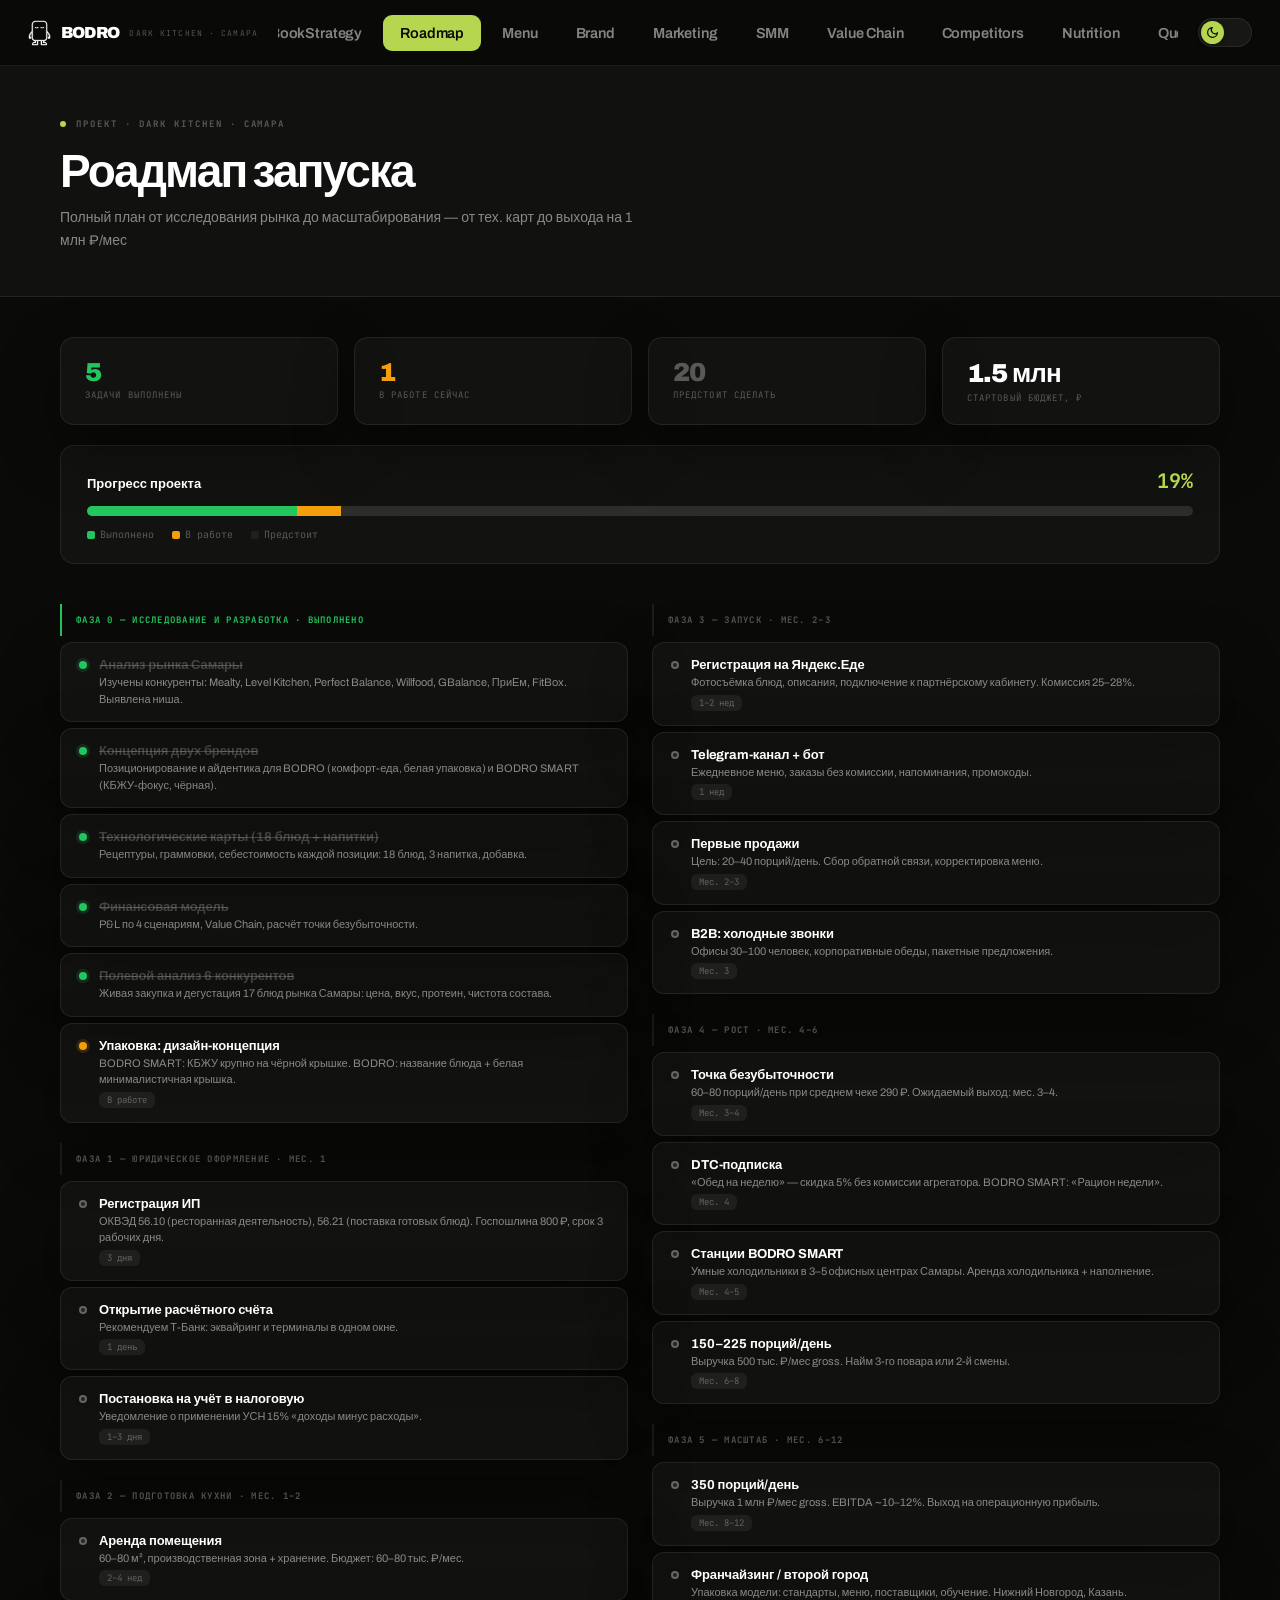
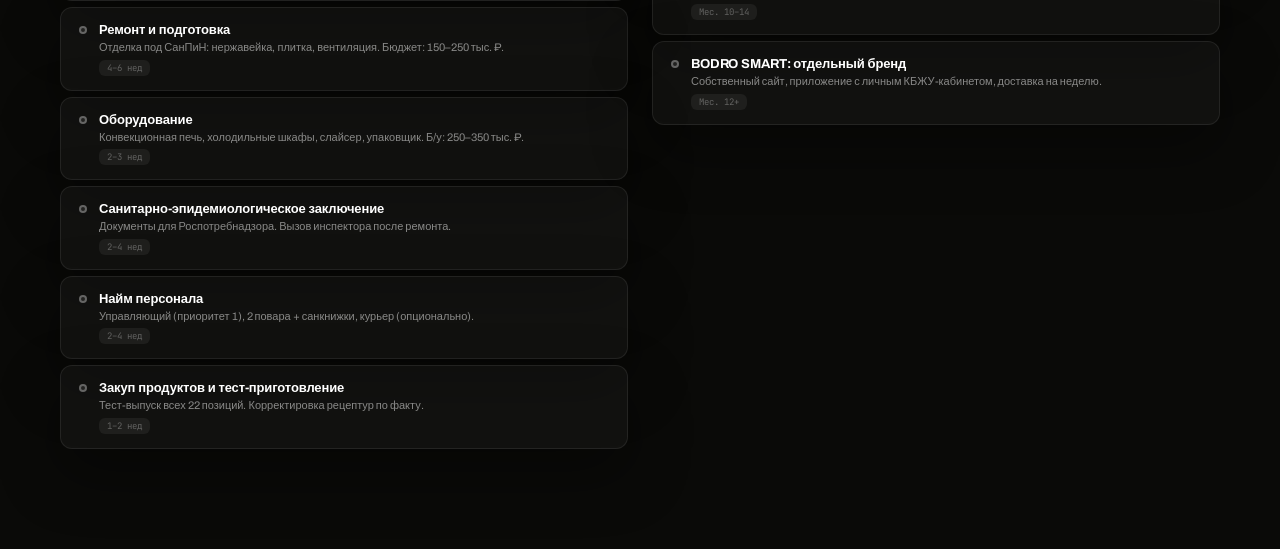
<file: roadmap.html>
<!DOCTYPE html>
<html lang="ru">
<head>
<meta charset="UTF-8">
<meta name="viewport" content="width=device-width, initial-scale=1.0">
<link rel="stylesheet" href="site-nav.css">
<script src="site-nav.js" defer></script>
<script>(function(){if(localStorage.getItem('bodro-theme')==='light')document.documentElement.setAttribute('data-theme','light');})();</script>
<title>Roadmap — BODRO Dark Kitchen</title>
<link href="https://fonts.googleapis.com/css2?family=Archivo:wght@400;600;700;900&family=JetBrains+Mono:wght@400;500;700&display=swap" rel="stylesheet">
<style>
*,*::before,*::after{box-sizing:border-box;margin:0;padding:0;}
html{overflow-x:hidden;}
:root{
  --black:#0A0A08;--black-2:#111110;--sand:#F2EDE5;--lime:#B5D64E;--white:#FFFFFF;--ink:#0A0A08;
  --line:rgba(255,255,255,.08);--sub:rgba(255,255,255,.5);--muted:rgba(255,255,255,.3);
  --glass:rgba(255,255,255,.035);--glass-2:rgba(255,255,255,.06);
  --gs:0 24px 60px rgba(0,0,0,.4);--mono:'JetBrains Mono',monospace;
  --green:#22C55E;--amber:#F59E0B;
}
[data-theme="light"]{
  --black:#FFFFFF;--black-2:#F5F3EF;--white:#0A0A08;
  --line:rgba(10,10,8,.1);--sub:rgba(10,10,8,.55);--muted:rgba(10,10,8,.35);
  --glass:rgba(10,10,8,.03);--glass-2:rgba(10,10,8,.055);
  --gs:0 18px 40px rgba(10,10,8,.08);
}
body{font-family:'Archivo',sans-serif;background:var(--black);color:var(--white);padding-top:66px;overflow-x:hidden;transition:background .25s,color .25s;}

/* NAV */
.u-nav{position:fixed;top:0;left:0;right:0;width:100%;max-width:100vw;overflow:hidden;z-index:900;height:66px;display:grid;grid-template-columns:auto 1fr auto;align-items:center;gap:20px;padding:0 28px;background:rgba(10,10,8,.85);backdrop-filter:blur(28px) saturate(200%);-webkit-backdrop-filter:blur(28px) saturate(200%);border-bottom:1px solid var(--line);transition:background .25s,border-color .25s;}
[data-theme="light"] .u-nav{background:rgba(255,255,255,.85);}
.u-logo{display:flex;align-items:center;gap:10px;text-decoration:none;flex-shrink:0;}
.u-logo img{height:26px;width:auto;display:block;}
[data-theme="light"] .u-logo img{filter:invert(1);}
.u-wordmark{font-size:16px;font-weight:900;letter-spacing:-.04em;color:var(--white);}
.u-sub{font-family:var(--mono);font-size:8px;color:var(--muted);letter-spacing:.14em;text-transform:uppercase;white-space:nowrap;}
.u-links{min-width:0;display:flex;gap:4px;overflow-x:auto;scrollbar-width:none;-ms-overflow-style:none;justify-content:flex-start;}
.u-links::-webkit-scrollbar{display:none;}
.u-link{font-size:14.5px;font-weight:600;color:var(--sub);text-decoration:none;padding:10px 17px;border-radius:9px;transition:all .15s;letter-spacing:-.01em;white-space:nowrap;flex-shrink:0;}
.u-link:hover{color:var(--white);background:var(--glass-2);}
.u-link.active{color:var(--ink);background:var(--lime);}
@media(min-width:901px){.u-links{justify-content:center;}}

.theme-toggle{position:relative;display:flex;align-items:center;width:54px;height:29px;border-radius:20px;background:var(--glass-2);border:1px solid var(--line);cursor:pointer;flex-shrink:0;padding:0;}
.tt-knob{position:absolute;top:2px;left:2px;width:23px;height:23px;border-radius:50%;background:var(--lime);display:flex;align-items:center;justify-content:center;transition:transform .25s cubic-bezier(.4,0,.2,1);box-shadow:0 2px 6px rgba(0,0,0,.25);}
.tt-knob svg{width:13px;height:13px;stroke:var(--ink);}
[data-theme="light"] .tt-knob{transform:translateX(25px);}

/* PAGE */
.page-head{background:var(--black-2);color:var(--white);padding:52px 60px 44px;border-bottom:1px solid var(--line);}
.page-eyebrow{display:flex;align-items:center;gap:10px;font-family:var(--mono);font-size:9px;font-weight:700;letter-spacing:.22em;text-transform:uppercase;color:var(--muted);margin-bottom:14px;}
.ey-dot{width:6px;height:6px;border-radius:50%;background:var(--lime);flex-shrink:0;}
.page-title{font-size:clamp(30px,3.6vw,46px);font-weight:900;letter-spacing:-.04em;margin-bottom:8px;}
.page-desc{font-size:14px;color:var(--sub);line-height:1.65;max-width:600px;}

.wrap{padding:40px 60px 80px;max-width:1400px;margin:0 auto;}

/* STATS */
.stats-row{display:grid;grid-template-columns:repeat(4,1fr);gap:16px;margin-bottom:20px;}
.stat{background:var(--glass);border:1px solid var(--line);border-radius:14px;padding:20px 24px;box-shadow:var(--gs);}
.stat-val{font-size:26px;font-weight:900;letter-spacing:-.03em;margin-bottom:3px;}
.stat-lbl{font-family:var(--mono);font-size:9px;color:var(--muted);letter-spacing:.12em;text-transform:uppercase;}

/* OVERALL PROGRESS */
.progress-card{background:var(--glass);border:1px solid var(--line);border-radius:14px;padding:22px 26px;margin-bottom:40px;}
.progress-top{display:flex;justify-content:space-between;align-items:baseline;margin-bottom:12px;}
.progress-title{font-size:13px;font-weight:700;color:var(--white);}
.progress-pct{font-family:var(--mono);font-size:20px;font-weight:700;color:var(--lime);}
.progress-outer{height:10px;background:var(--glass-2);border-radius:6px;overflow:hidden;display:flex;}
.progress-seg{height:100%;}
.progress-legend{display:flex;gap:18px;margin-top:12px;font-family:var(--mono);font-size:10px;color:var(--muted);}
.progress-legend span{display:inline-flex;align-items:center;gap:5px;}
.progress-legend i{width:8px;height:8px;border-radius:2px;display:inline-block;}

/* PHASES */
.phases{display:grid;grid-template-columns:1fr 1fr;gap:24px;}
.tl-phase{margin-bottom:20px;}
.tl-phase-label{font-family:var(--mono);font-size:9px;font-weight:700;letter-spacing:.14em;text-transform:uppercase;color:var(--muted);padding:10px 0 10px 14px;border-left:2px solid var(--line);}
.tl-phase-label.done{border-color:var(--green);color:var(--green);}
.tl-phase-label.prog{border-color:var(--amber);color:var(--amber);}
.tl-items{margin-top:6px;display:flex;flex-direction:column;gap:6px;}
.tl-item{display:flex;gap:12px;align-items:flex-start;background:var(--glass);border:1px solid var(--line);border-radius:12px;padding:14px 18px;box-shadow:var(--gs);}
.s-dot{width:8px;height:8px;border-radius:50%;flex-shrink:0;margin-top:4px;}
.s-done{background:var(--green);box-shadow:0 0 0 3px rgba(34,197,94,.15);}
.s-prog{background:var(--amber);box-shadow:0 0 0 3px rgba(245,158,11,.15);}
.s-pend{background:var(--line);border:2px solid var(--muted);}
.tl-name{font-size:13px;font-weight:700;letter-spacing:-.01em;margin-bottom:2px;color:var(--white);}
.tl-name.done-text{color:var(--muted);text-decoration:line-through;opacity:.7;}
.tl-desc{font-size:11px;color:var(--sub);line-height:1.5;}
.tl-dur{display:inline-block;background:var(--glass-2);padding:2px 8px;border-radius:6px;font-family:var(--mono);font-size:9px;margin-top:4px;color:var(--muted);}

@media(max-width:900px){.wrap{padding:32px 20px 60px;}.page-head{padding:44px 20px 36px;}.phases{grid-template-columns:1fr;}.stats-row{grid-template-columns:1fr 1fr;}.u-nav{padding:0 20px;}.u-sub{display:none;}}
</style>
</head>
<body>
<nav class="u-nav">
  <a href="index.html" class="u-logo">
    <img src="images/icon-mascot.png" alt="BODRO">
    <span class="u-wordmark">BODRO</span>
    <span class="u-sub">Dark Kitchen · Самара</span>
  </a>
  <div class="u-links">
    <a href="BrandBookStrategy.html" class="u-link">BrandBookStrategy</a>
    <a href="roadmap.html" class="u-link active">Roadmap</a>
    <a href="menu.html" class="u-link">Menu</a>
    <a href="brand.html" class="u-link">Brand</a>
    <a href="marketing.html" class="u-link">Marketing</a>
    <a href="smm.html" class="u-link">SMM</a>
    <a href="valuechain.html" class="u-link">Value Chain</a>
    <a href="competitor-analysis.html" class="u-link">Competitors</a>
    <a href="nutrition-table.html" class="u-link">Nutrition</a>
    <a href="questions.html" class="u-link">Questions</a>
  </div>
  <button class="theme-toggle" id="themeToggle" aria-label="Переключить тему" onclick="toggleTheme()">
    <span class="tt-knob">
      <svg id="ttIconSun" viewBox="0 0 24 24" fill="none" stroke="currentColor" stroke-width="2.2" stroke-linecap="round" style="display:none"><circle cx="12" cy="12" r="4"/><path d="M12 2v2M12 20v2M4.93 4.93l1.4 1.4M17.66 17.66l1.4 1.4M2 12h2M20 12h2M4.93 19.07l1.4-1.4M17.66 6.34l1.4-1.4"/></svg>
      <svg id="ttIconMoon" viewBox="0 0 24 24" fill="none" stroke="currentColor" stroke-width="2.2" stroke-linecap="round"><path d="M21 12.79A9 9 0 1111.21 3 7 7 0 0021 12.79z"/></svg>
    </span>
  </button>
</nav>

<div class="page-head">
  <div class="page-eyebrow"><div class="ey-dot"></div>ПРОЕКТ · DARK KITCHEN · САМАРА</div>
  <div class="page-title">Роадмап запуска</div>
  <div class="page-desc">Полный план от исследования рынка до масштабирования — от тех. карт до выхода на 1 млн ₽/мес</div>
</div>

<div class="wrap">
  <div class="stats-row" id="statsRow"></div>
  <div class="progress-card">
    <div class="progress-top">
      <div class="progress-title">Прогресс проекта</div>
      <div class="progress-pct" id="progressPct">—</div>
    </div>
    <div class="progress-outer" id="progressBar"></div>
    <div class="progress-legend">
      <span><i style="background:var(--green);"></i>Выполнено</span>
      <span><i style="background:var(--amber);"></i>В работе</span>
      <span><i style="background:var(--glass-2);"></i>Предстоит</span>
    </div>
  </div>
  <div class="phases">
    <div>
      <div class="tl-phase"><div class="tl-phase-label done">Фаза 0 — Исследование и разработка · Выполнено</div><div id="phase0" class="tl-items"></div></div>
      <div class="tl-phase"><div class="tl-phase-label">Фаза 1 — Юридическое оформление · Мес. 1</div><div id="phase1" class="tl-items"></div></div>
      <div class="tl-phase"><div class="tl-phase-label">Фаза 2 — Подготовка кухни · Мес. 1–2</div><div id="phase2" class="tl-items"></div></div>
    </div>
    <div>
      <div class="tl-phase"><div class="tl-phase-label">Фаза 3 — Запуск · Мес. 2–3</div><div id="phase3" class="tl-items"></div></div>
      <div class="tl-phase"><div class="tl-phase-label">Фаза 4 — Рост · Мес. 4–6</div><div id="phase4" class="tl-items"></div></div>
      <div class="tl-phase"><div class="tl-phase-label">Фаза 5 — Масштаб · Мес. 6–12</div><div id="phase5" class="tl-items"></div></div>
    </div>
  </div>
</div>

<script>
const ROADMAP = {
  phase0:[
    {done:true,name:"Анализ рынка Самары",desc:"Изучены конкуренты: Mealty, Level Kitchen, Perfect Balance, Willfood, GBalance, ПриЕм, FitBox. Выявлена ниша.",dur:""},
    {done:true,name:"Концепция двух брендов",desc:"Позиционирование и айдентика для BODRO (комфорт-еда, белая упаковка) и BODRO SMART (КБЖУ-фокус, чёрная).",dur:""},
    {done:true,name:"Технологические карты (18 блюд + напитки)",desc:"Рецептуры, граммовки, себестоимость каждой позиции: 18 блюд, 3 напитка, добавка.",dur:""},
    {done:true,name:"Финансовая модель",desc:"P&L по 4 сценариям, Value Chain, расчёт точки безубыточности.",dur:""},
    {done:true,name:"Полевой анализ 6 конкурентов",desc:"Живая закупка и дегустация 17 блюд рынка Самары: цена, вкус, протеин, чистота состава.",dur:""},
    {prog:true,name:"Упаковка: дизайн-концепция",desc:"BODRO SMART: КБЖУ крупно на чёрной крышке. BODRO: название блюда + белая минималистичная крышка.",dur:"В работе"},
  ],
  phase1:[
    {name:"Регистрация ИП",desc:"ОКВЭД 56.10 (ресторанная деятельность), 56.21 (поставка готовых блюд). Госпошлина 800 ₽, срок 3 рабочих дня.",dur:"3 дня"},
    {name:"Открытие расчётного счёта",desc:"Рекомендуем Т-Банк: эквайринг и терминалы в одном окне.",dur:"1 день"},
    {name:"Постановка на учёт в налоговую",desc:"Уведомление о применении УСН 15% «доходы минус расходы».",dur:"1–3 дня"},
  ],
  phase2:[
    {name:"Аренда помещения",desc:"60–80 м², производственная зона + хранение. Бюджет: 60–80 тыс. ₽/мес.",dur:"2–4 нед"},
    {name:"Ремонт и подготовка",desc:"Отделка под СанПиН: нержавейка, плитка, вентиляция. Бюджет: 150–250 тыс. ₽.",dur:"4–6 нед"},
    {name:"Оборудование",desc:"Конвекционная печь, холодильные шкафы, слайсер, упаковщик. Б/у: 250–350 тыс. ₽.",dur:"2–3 нед"},
    {name:"Санитарно-эпидемиологическое заключение",desc:"Документы для Роспотребнадзора. Вызов инспектора после ремонта.",dur:"2–4 нед"},
    {name:"Найм персонала",desc:"Управляющий (приоритет 1), 2 повара + санкнижки, курьер (опционально).",dur:"2–4 нед"},
    {name:"Закуп продуктов и тест-приготовление",desc:"Тест-выпуск всех 22 позиций. Корректировка рецептур по факту.",dur:"1–2 нед"},
  ],
  phase3:[
    {name:"Регистрация на Яндекс.Еде",desc:"Фотосъёмка блюд, описания, подключение к партнёрскому кабинету. Комиссия 25–28%.",dur:"1–2 нед"},
    {name:"Telegram-канал + бот",desc:"Ежедневное меню, заказы без комиссии, напоминания, промокоды.",dur:"1 нед"},
    {name:"Первые продажи",desc:"Цель: 20–40 порций/день. Сбор обратной связи, корректировка меню.",dur:"Мес. 2–3"},
    {name:"B2B: холодные звонки",desc:"Офисы 30–100 человек, корпоративные обеды, пакетные предложения.",dur:"Мес. 3"},
  ],
  phase4:[
    {name:"Точка безубыточности",desc:"60–80 порций/день при среднем чеке 290 ₽. Ожидаемый выход: мес. 3–4.",dur:"Мес. 3–4"},
    {name:"DTC-подписка",desc:"«Обед на неделю» — скидка 5% без комиссии агрегатора. BODRO SMART: «Рацион недели».",dur:"Мес. 4"},
    {name:"Станции BODRO SMART",desc:"Умные холодильники в 3–5 офисных центрах Самары. Аренда холодильника + наполнение.",dur:"Мес. 4–5"},
    {name:"150–225 порций/день",desc:"Выручка 500 тыс. ₽/мес gross. Найм 3-го повара или 2-й смены.",dur:"Мес. 6–8"},
  ],
  phase5:[
    {name:"350 порций/день",desc:"Выручка 1 млн ₽/мес gross. EBITDA ~10–12%. Выход на операционную прибыль.",dur:"Мес. 8–12"},
    {name:"Франчайзинг / второй город",desc:"Упаковка модели: стандарты, меню, поставщики, обучение. Нижний Новгород, Казань.",dur:"Мес. 10–14"},
    {name:"BODRO SMART: отдельный бренд",desc:"Собственный сайт, приложение с личным КБЖУ-кабинетом, доставка на неделю.",dur:"Мес. 12+"},
  ],
};
function renderPhase(key,id){
  const items=ROADMAP[key]||[];
  document.getElementById(id).innerHTML=items.map(t=>`
    <div class="tl-item">
      <div class="${t.done?'s-dot s-done':t.prog?'s-dot s-prog':'s-dot s-pend'}"></div>
      <div>
        <div class="tl-name ${t.done?'done-text':''}">${t.name}</div>
        <div class="tl-desc">${t.desc}</div>
        ${t.dur?`<div class="tl-dur">${t.dur}</div>`:''}
      </div>
    </div>`).join('');
}
['phase0','phase1','phase2','phase3','phase4','phase5'].forEach(k=>renderPhase(k,k));

// Compute real stats from data (fixes stale hardcoded counts)
const all = Object.values(ROADMAP).flat();
const doneCount = all.filter(t=>t.done).length;
const progCount = all.filter(t=>t.prog).length;
const pendCount = all.length - doneCount - progCount;
document.getElementById('statsRow').innerHTML = `
  <div class="stat"><div class="stat-val" style="color:var(--green);">${doneCount}</div><div class="stat-lbl">Задачи выполнены</div></div>
  <div class="stat"><div class="stat-val" style="color:var(--amber);">${progCount}</div><div class="stat-lbl">В работе сейчас</div></div>
  <div class="stat"><div class="stat-val" style="color:var(--muted);">${pendCount}</div><div class="stat-lbl">Предстоит сделать</div></div>
  <div class="stat"><div class="stat-val">1.5 млн</div><div class="stat-lbl">Стартовый бюджет, ₽</div></div>
`;
const donePct = Math.round(doneCount/all.length*100);
const progPct = Math.round(progCount/all.length*100);
document.getElementById('progressPct').textContent = donePct + '%';
document.getElementById('progressBar').innerHTML = `
  <div class="progress-seg" style="width:${donePct}%;background:var(--green);"></div>
  <div class="progress-seg" style="width:${progPct}%;background:var(--amber);"></div>
  <div class="progress-seg" style="width:${100-donePct-progPct}%;background:var(--glass-2);"></div>
`;

function updateThemeIcon(){
  const isLight = document.documentElement.getAttribute('data-theme') === 'light';
  const sun = document.getElementById('ttIconSun'), moon = document.getElementById('ttIconMoon');
  if (sun && moon) { sun.style.display = isLight ? 'block' : 'none'; moon.style.display = isLight ? 'none' : 'block'; }
}
function toggleTheme(){
  const html = document.documentElement;
  const isLight = html.getAttribute('data-theme') === 'light';
  if (isLight) { html.removeAttribute('data-theme'); localStorage.setItem('bodro-theme','dark'); }
  else { html.setAttribute('data-theme','light'); localStorage.setItem('bodro-theme','light'); }
  updateThemeIcon();
}
updateThemeIcon();
</script>
</body>
</html>
</file>
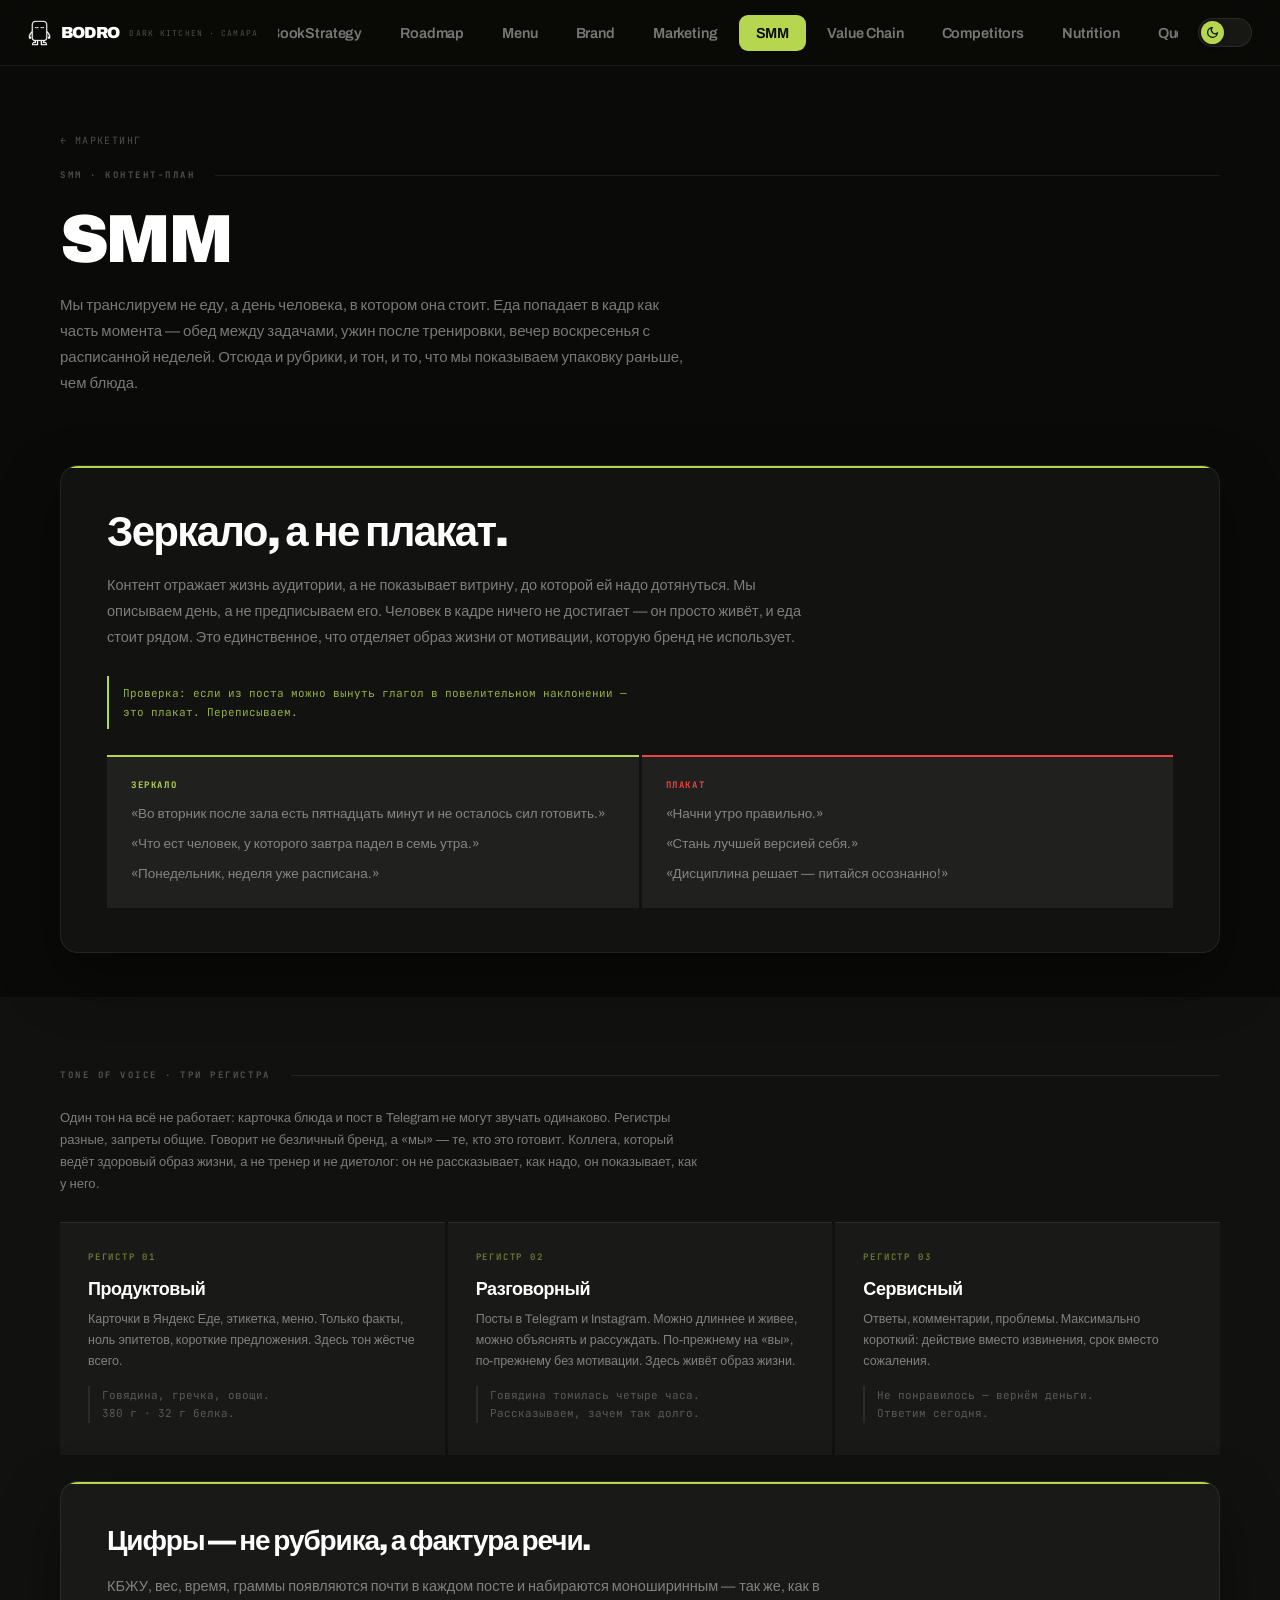
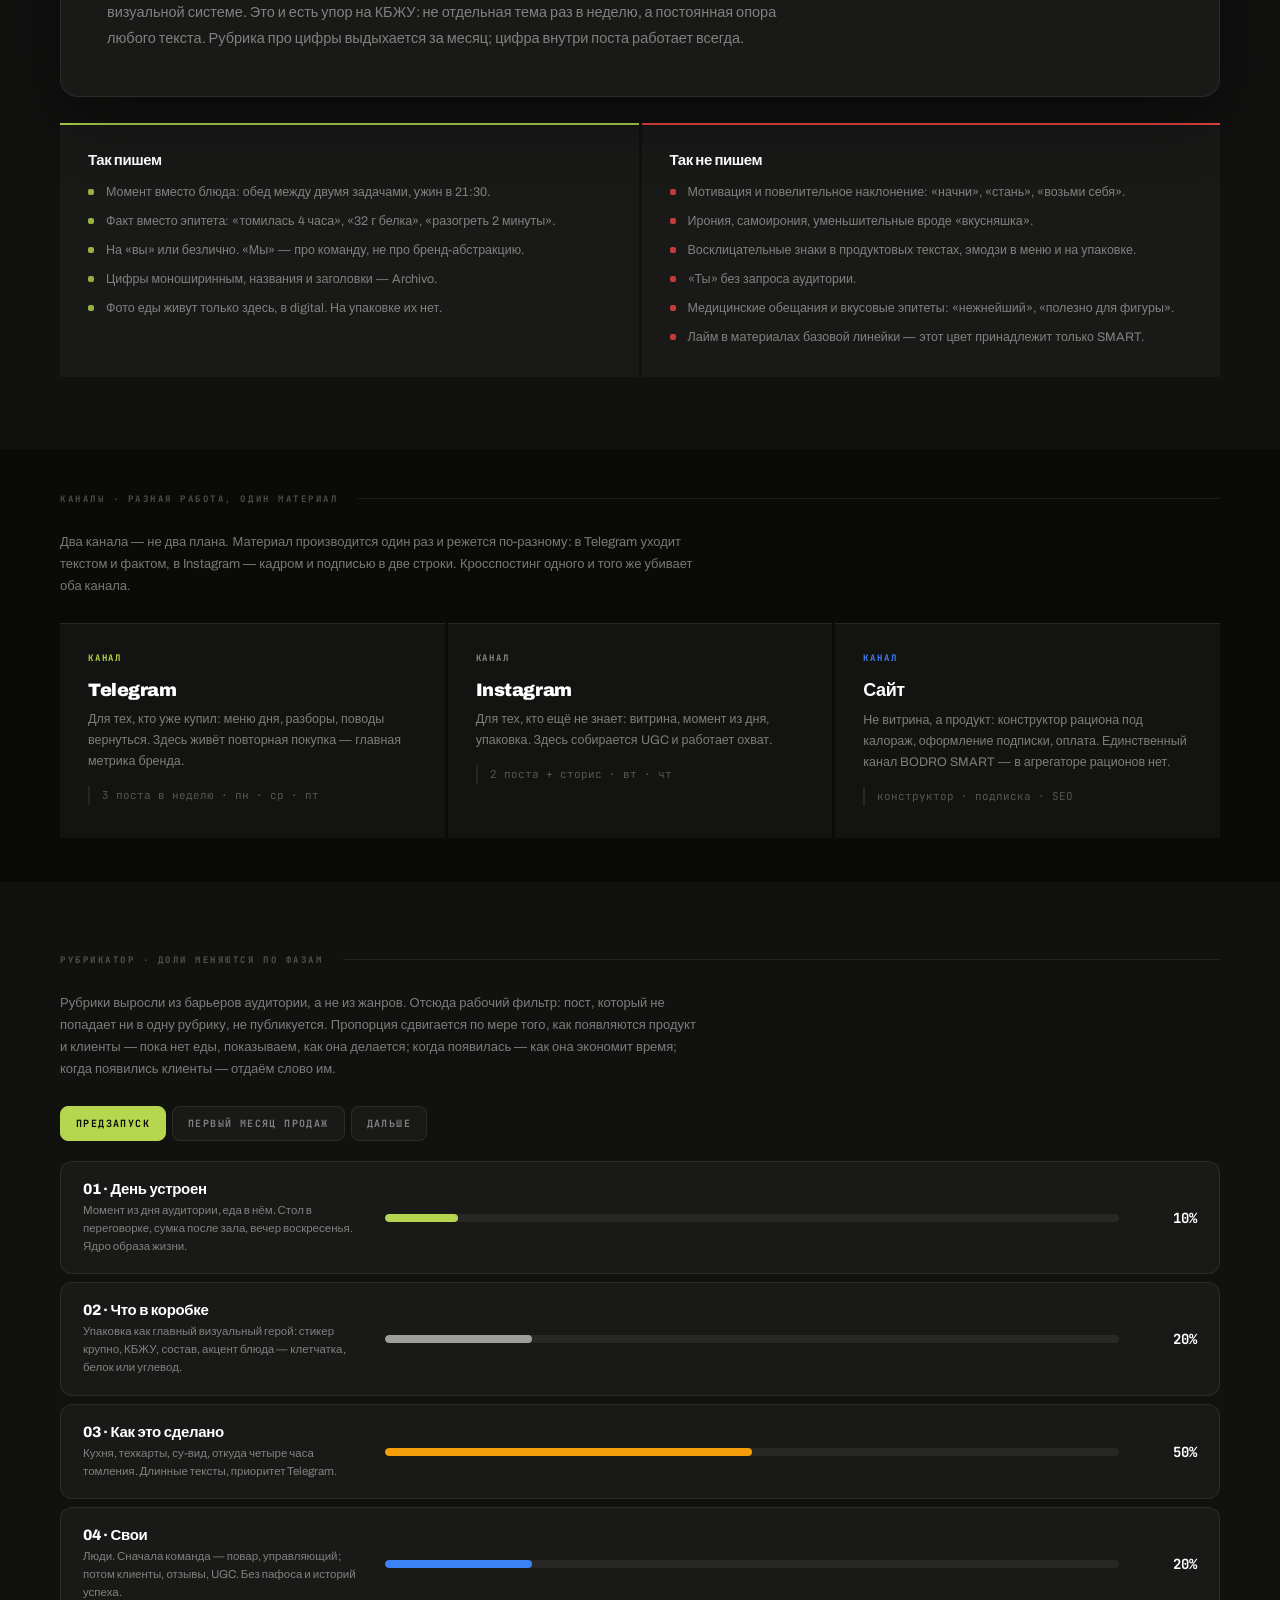
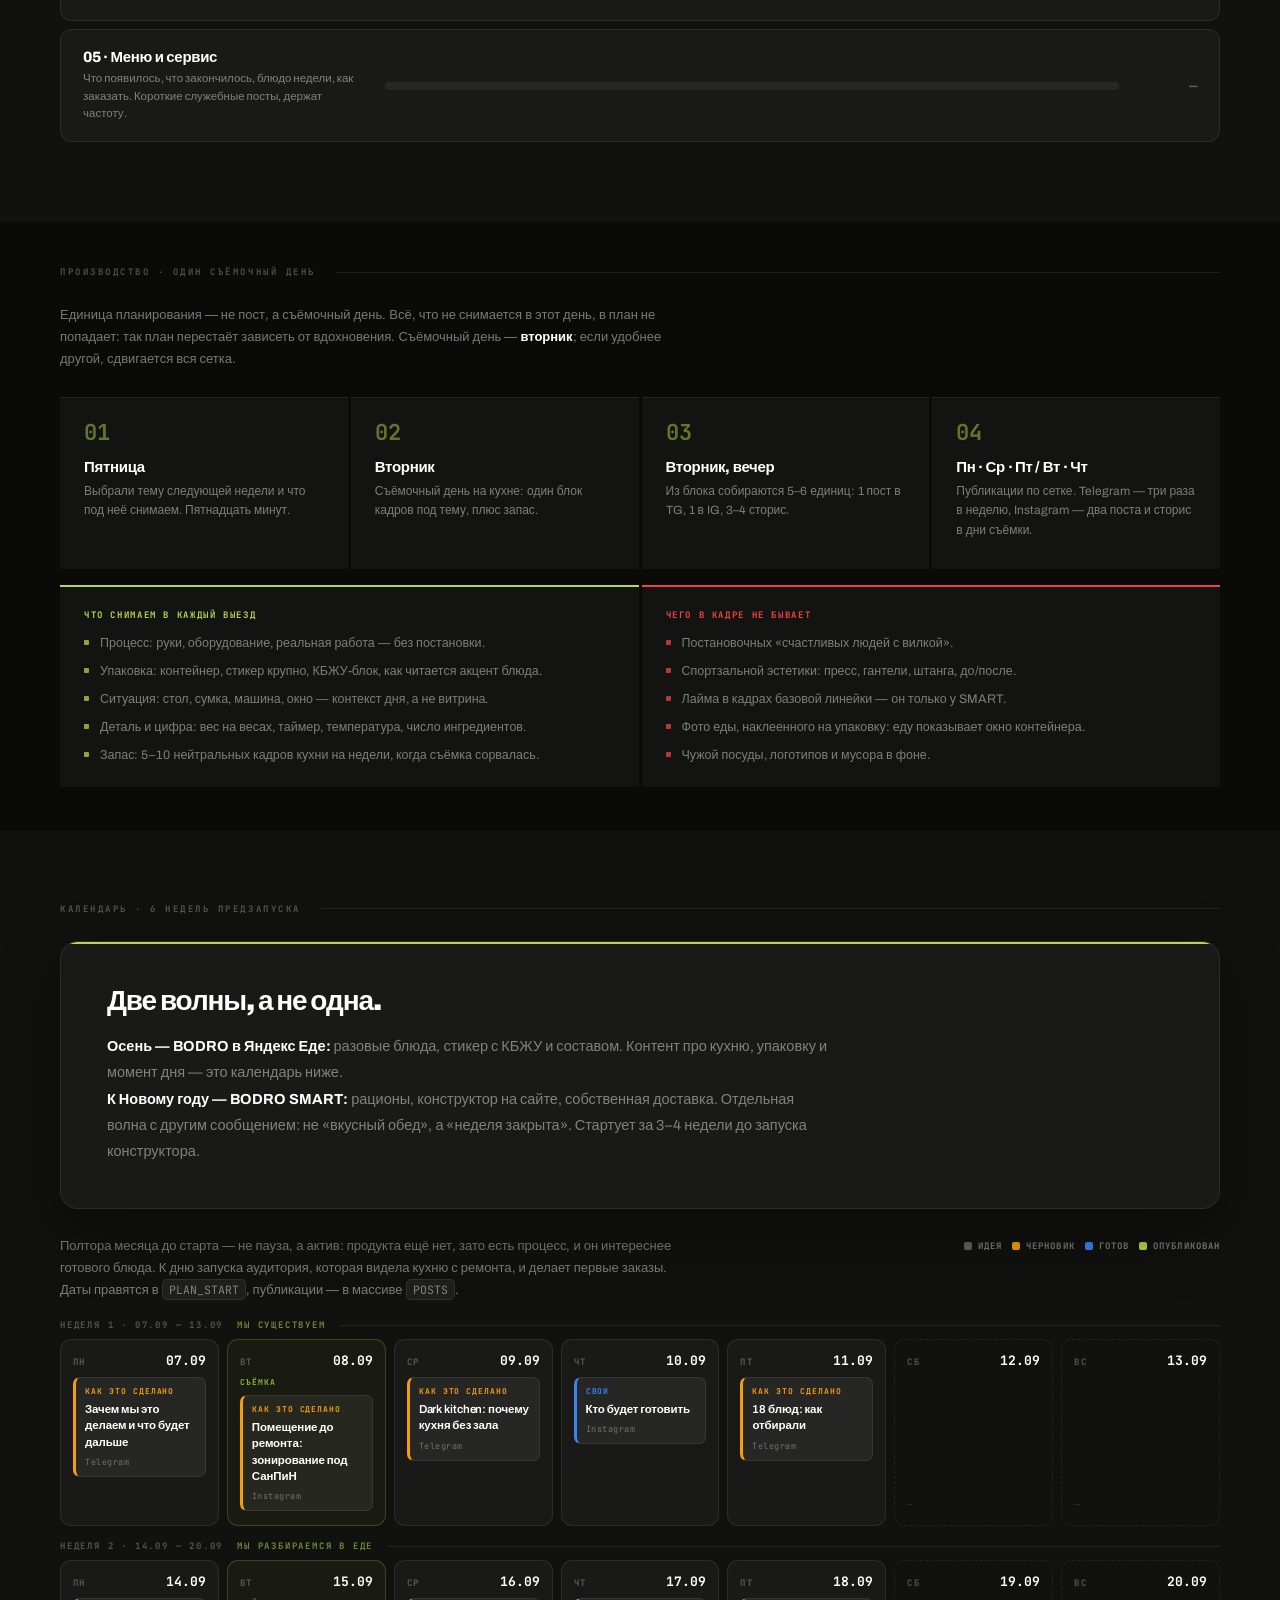
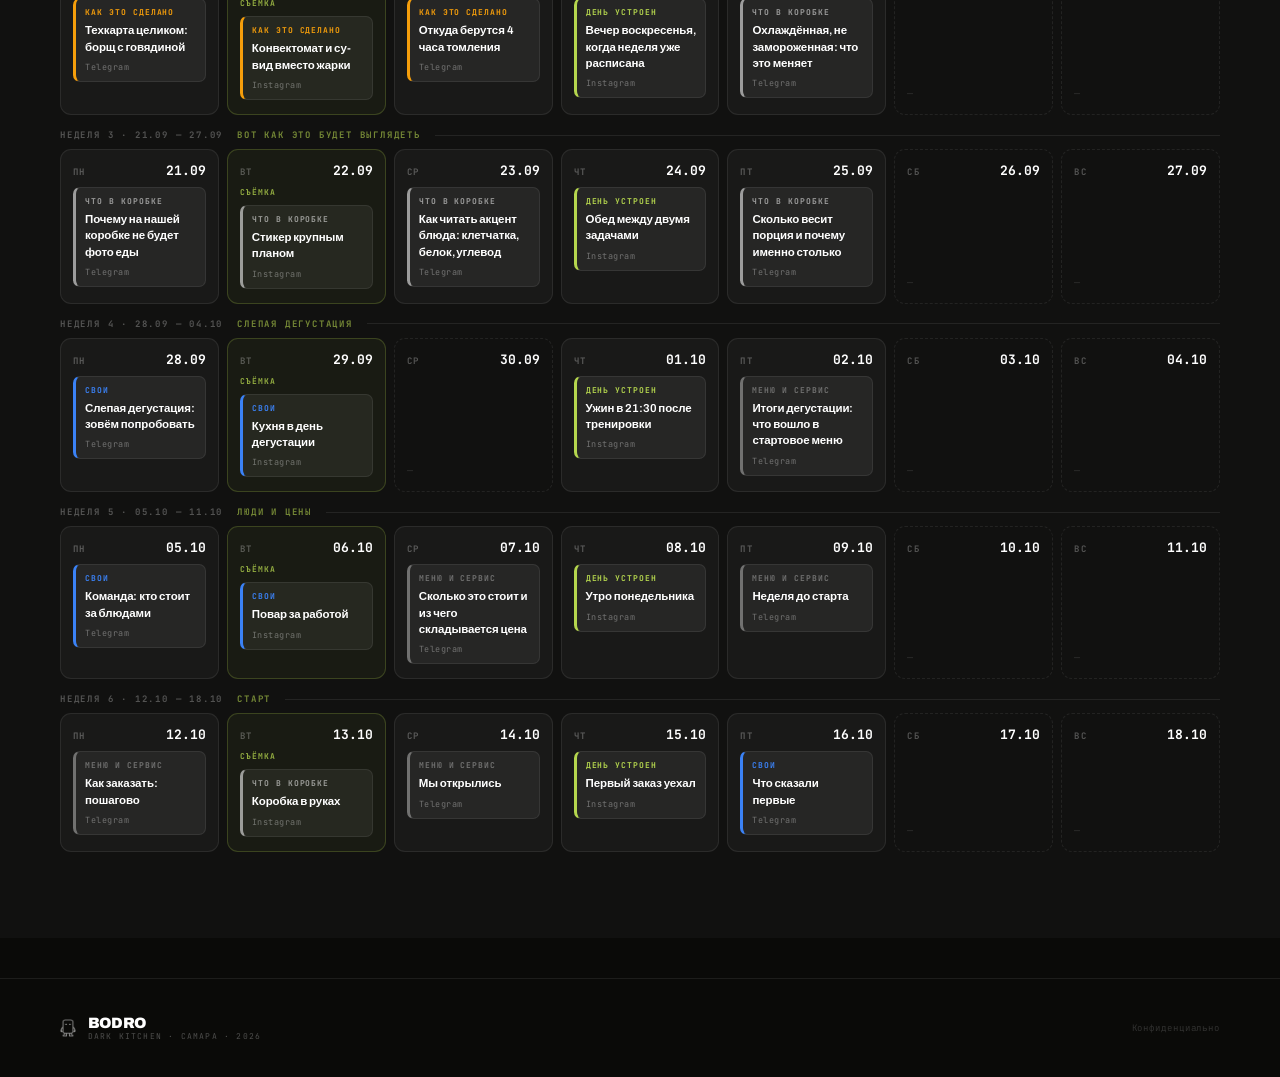
<file: smm.html>
<!DOCTYPE html>
<html lang="ru">
<head>
<meta charset="UTF-8">
<meta name="viewport" content="width=device-width, initial-scale=1.0">
<link rel="stylesheet" href="site-nav.css">
<script src="site-nav.js" defer></script>
<script>(function(){if(localStorage.getItem('bodro-theme')==='light')document.documentElement.setAttribute('data-theme','light');})();</script>
<title>SMM — BODRO</title>
<link rel="preconnect" href="https://fonts.googleapis.com">
<link href="https://fonts.googleapis.com/css2?family=Archivo:wght@300;400;500;600;700;900&family=JetBrains+Mono:wght@400;500;700&display=swap" rel="stylesheet">
<style>
*,*::before,*::after{box-sizing:border-box;margin:0;padding:0;}
html{scroll-behavior:smooth;overflow-x:hidden;}
:root{
  --black:#0A0A08;--black-2:#111110;--sand:#F2EDE5;--lime:#B5D64E;--white:#FFFFFF;--ink:#0A0A08;
  --line:rgba(255,255,255,.08);--sub:rgba(255,255,255,.45);--muted:rgba(255,255,255,.28);
  --glass:rgba(255,255,255,.035);--glass-2:rgba(255,255,255,.06);
  --red:#EF4444;--amber:#F59E0B;--green:#22C55E;--blue:#3B82F6;
  --gs:0 24px 60px rgba(0,0,0,.4);
  --mono:'JetBrains Mono',monospace;
}
[data-theme="light"]{
  --black:#FFFFFF;--black-2:#F5F3EF;--white:#0A0A08;
  --line:rgba(10,10,8,.1);--sub:rgba(10,10,8,.55);--muted:rgba(10,10,8,.35);
  --glass:rgba(10,10,8,.03);--glass-2:rgba(10,10,8,.055);
  --gs:0 18px 40px rgba(10,10,8,.08);
}
body{font-family:'Archivo',sans-serif;background:var(--black);color:var(--white);overflow-x:hidden;padding-top:66px;transition:background .25s,color .25s;}

/* ─ NAV ─ */
.u-nav{position:fixed;top:0;left:0;right:0;width:100%;max-width:100vw;overflow:hidden;z-index:900;height:66px;display:grid;grid-template-columns:auto 1fr auto;align-items:center;gap:20px;padding:0 28px;background:rgba(10,10,8,.85);backdrop-filter:blur(28px) saturate(200%);-webkit-backdrop-filter:blur(28px) saturate(200%);border-bottom:1px solid var(--line);transition:background .25s,border-color .25s;}
[data-theme="light"] .u-nav{background:rgba(255,255,255,.85);}
.u-logo{display:flex;align-items:center;gap:10px;text-decoration:none;flex-shrink:0;}
.u-logo img{height:26px;width:auto;display:block;}
[data-theme="light"] .u-logo img,[data-theme="light"] .ft-left img{filter:invert(1);}
.u-wordmark{font-size:16px;font-weight:900;letter-spacing:-.04em;color:var(--white);}
.u-sub{font-family:var(--mono);font-size:8px;color:var(--muted);letter-spacing:.14em;text-transform:uppercase;white-space:nowrap;}
.u-links{min-width:0;display:flex;gap:4px;overflow-x:auto;scrollbar-width:none;-ms-overflow-style:none;justify-content:flex-start;}
.u-links::-webkit-scrollbar{display:none;}
.u-link{font-size:14.5px;font-weight:600;color:var(--sub);text-decoration:none;padding:10px 17px;border-radius:9px;transition:all .15s;letter-spacing:-.01em;white-space:nowrap;flex-shrink:0;}
.u-link:hover{color:var(--white);background:var(--glass-2);}
.u-link.active{color:var(--ink);background:var(--lime);}
@media(min-width:901px){.u-links{justify-content:center;}}
.theme-toggle{position:relative;display:flex;align-items:center;width:54px;height:29px;border-radius:20px;background:var(--glass-2);border:1px solid var(--line);cursor:pointer;flex-shrink:0;padding:0;}
.tt-knob{position:absolute;top:2px;left:2px;width:23px;height:23px;border-radius:50%;background:var(--lime);display:flex;align-items:center;justify-content:center;transition:transform .25s cubic-bezier(.4,0,.2,1);box-shadow:0 2px 6px rgba(0,0,0,.25);}
.tt-knob svg{width:13px;height:13px;stroke:var(--ink);}
[data-theme="light"] .tt-knob{transform:translateX(25px);}

/* ─ LAYOUT ─ */
.page-head{padding:64px 60px 24px;max-width:1400px;margin:0 auto;}
.eyebrow{font-family:var(--mono);font-size:9px;font-weight:700;letter-spacing:.28em;text-transform:uppercase;color:var(--muted);display:flex;align-items:center;gap:20px;margin-bottom:26px;}
.eyebrow::after{content:'';flex:1;height:1px;background:var(--line);}
.page-title{font-size:clamp(38px,6vw,68px);font-weight:900;letter-spacing:-.055em;line-height:.95;}
.page-lead{font-size:15px;color:var(--sub);line-height:1.75;max-width:640px;margin-top:20px;}
.back{font-family:var(--mono);font-size:10px;letter-spacing:.14em;text-transform:uppercase;color:var(--muted);text-decoration:none;display:inline-block;margin-bottom:22px;}
.back:hover{color:var(--white);}
.sec{max-width:1400px;margin:0 auto;padding:44px 60px;}
.sec.alt{max-width:none;background:var(--black-2);padding:72px 60px;}
.sec-in{max-width:1400px;margin:0 auto;}
.note{font-size:13px;color:var(--sub);line-height:1.7;max-width:640px;}
.note code{font-family:var(--mono);font-size:11.5px;background:var(--glass-2);border:1px solid var(--line);border-radius:5px;padding:2px 6px;}

/* ─ ПРИНЦИП ─ */
.principle{background:var(--glass);border:1px solid var(--line);border-radius:18px;padding:44px 46px;box-shadow:var(--gs);position:relative;overflow:hidden;}
.principle::before{content:'';position:absolute;top:0;left:0;right:0;height:2px;background:var(--lime);}
.pr-t{font-size:clamp(26px,3.4vw,42px);font-weight:900;letter-spacing:-.04em;line-height:1.05;}
.pr-d{font-size:14.5px;color:var(--sub);line-height:1.8;max-width:720px;margin-top:18px;}
.pr-check{margin-top:26px;display:inline-block;font-family:var(--mono);font-size:11px;line-height:1.7;color:rgba(181,214,78,.8);border-left:2px solid var(--lime);padding:8px 0 8px 14px;}
.vs{display:grid;grid-template-columns:1fr 1fr;gap:3px;margin-top:26px;}
.vs-c{padding:22px 24px;background:var(--glass-2);border-top:2px solid var(--accent);}
.vs-l{font-family:var(--mono);font-size:9px;font-weight:700;letter-spacing:.18em;text-transform:uppercase;color:var(--accent);margin-bottom:12px;}
.vs-c p{font-size:13.5px;line-height:1.7;color:var(--sub);margin-bottom:7px;}
.vs-c p:last-child{margin-bottom:0;}

/* ─ РЕГИСТРЫ / КАНАЛЫ ─ */
.grid3{display:grid;grid-template-columns:repeat(3,1fr);gap:3px;margin-top:26px;}
.card{padding:28px 28px 32px;background:var(--glass);border-top:1px solid var(--line);transition:background .25s;}
.card:hover{background:var(--glass-2);}
.card-k{font-family:var(--mono);font-size:9px;font-weight:700;letter-spacing:.2em;text-transform:uppercase;color:rgba(181,214,78,.5);margin-bottom:16px;}
.card-t{font-size:18px;font-weight:900;letter-spacing:-.025em;margin-bottom:9px;}
.card-d{font-size:12.5px;color:var(--sub);line-height:1.68;}
.card-ex{font-family:var(--mono);font-size:11px;color:var(--muted);line-height:1.7;margin-top:14px;border-left:2px solid var(--line);padding-left:12px;}

/* ─ РУБРИКАТОР ─ */
.phase-switch{display:flex;gap:6px;flex-wrap:wrap;margin:26px 0 20px;}
.ph{font-family:var(--mono);font-size:10px;font-weight:700;letter-spacing:.14em;text-transform:uppercase;color:var(--sub);background:var(--glass);border:1px solid var(--line);border-radius:8px;padding:10px 15px;cursor:pointer;transition:all .15s;}
.ph:hover{color:var(--white);background:var(--glass-2);}
.ph.on{color:var(--ink);background:var(--lime);border-color:var(--lime);}
.rub{background:var(--glass);border:1px solid var(--line);border-radius:12px;padding:18px 22px;display:grid;grid-template-columns:280px 1fr 56px;align-items:center;gap:22px;margin-bottom:8px;}
.rub-n{font-size:15px;font-weight:800;letter-spacing:-.02em;}
.rub-n small{display:block;font-weight:400;font-size:11.5px;color:var(--sub);letter-spacing:0;margin-top:5px;line-height:1.55;}
.rub-bar{height:8px;border-radius:4px;background:var(--glass-2);overflow:hidden;}
.rub-fill{height:100%;border-radius:4px;background:var(--accent);transition:width .45s cubic-bezier(.16,1,.3,1);}
.rub-p{font-family:var(--mono);font-size:14px;font-weight:700;text-align:right;}
.rub-p.zero{color:var(--muted);}

/* ─ ПРОИЗВОДСТВО ─ */
.flow{display:grid;grid-template-columns:repeat(4,1fr);gap:3px;margin-top:26px;}
.fl{padding:24px 24px 28px;background:var(--glass);border-top:1px solid var(--line);}
.fl-n{font-family:var(--mono);font-size:22px;font-weight:700;color:rgba(181,214,78,.5);line-height:1;margin-bottom:14px;}
.fl-t{font-size:15px;font-weight:800;letter-spacing:-.02em;margin-bottom:7px;}
.fl-d{font-size:12px;color:var(--sub);line-height:1.65;}
.shotlist{display:grid;grid-template-columns:1fr 1fr;gap:3px;margin-top:16px;}
.sl{padding:22px 24px;background:var(--glass);border-top:2px solid var(--accent);}
.sl-l{font-family:var(--mono);font-size:9px;font-weight:700;letter-spacing:.18em;text-transform:uppercase;color:var(--accent);margin-bottom:12px;}
.sl ul{list-style:none;display:flex;flex-direction:column;gap:8px;}
.sl li{font-size:12.5px;color:var(--sub);line-height:1.6;padding-left:16px;position:relative;}
.sl li::before{content:'';position:absolute;left:0;top:7px;width:5px;height:5px;border-radius:1px;background:var(--accent);opacity:.75;}

/* ─ КАЛЕНДАРЬ ─ */
.cal-head{display:flex;align-items:baseline;justify-content:space-between;gap:20px;flex-wrap:wrap;margin-bottom:18px;}
.legend{display:flex;gap:10px;flex-wrap:wrap;}
.lg{font-family:var(--mono);font-size:9px;font-weight:700;letter-spacing:.12em;text-transform:uppercase;color:var(--sub);display:flex;align-items:center;gap:6px;}
.lg i{width:8px;height:8px;border-radius:2px;background:var(--accent);display:block;}
.week{margin-bottom:14px;}
.week-lab{font-family:var(--mono);font-size:9px;font-weight:700;letter-spacing:.2em;text-transform:uppercase;color:var(--muted);margin-bottom:8px;display:flex;align-items:center;gap:14px;}
.week-lab span{color:rgba(181,214,78,.6);}
.week-lab::after{content:'';flex:1;height:1px;background:var(--line);}
.week-grid{display:grid;grid-template-columns:repeat(7,1fr);gap:8px;}
.day{background:var(--glass);border:1px solid var(--line);border-radius:11px;padding:12px 12px 14px;min-height:132px;display:flex;flex-direction:column;gap:8px;}
.day.today{border-color:var(--lime);}
.day.shoot{background:rgba(181,214,78,.05);border-color:rgba(181,214,78,.22);}
.day.empty{background:transparent;border-style:dashed;}
.d-top{display:flex;align-items:baseline;justify-content:space-between;}
.d-dow{font-family:var(--mono);font-size:9px;font-weight:700;letter-spacing:.16em;text-transform:uppercase;color:var(--muted);}
.d-date{font-family:var(--mono);font-size:13px;font-weight:700;}
.d-shoot{font-family:var(--mono);font-size:8px;font-weight:700;letter-spacing:.14em;text-transform:uppercase;color:rgba(181,214,78,.8);}
.d-slot{font-family:var(--mono);font-size:10px;color:var(--muted);opacity:.45;margin-top:auto;}
.post{border:1px solid var(--line);border-left:3px solid var(--accent);border-radius:7px;padding:8px 9px;background:var(--glass-2);}
.post-r{font-family:var(--mono);font-size:8px;font-weight:700;letter-spacing:.12em;text-transform:uppercase;color:var(--accent);margin-bottom:5px;}
.post-t{font-size:11.5px;line-height:1.42;font-weight:600;letter-spacing:-.01em;}
.post-p{font-family:var(--mono);font-size:8.5px;color:var(--muted);margin-top:6px;letter-spacing:.06em;}

/* ─ ТОН: ЗАПРЕТЫ ─ */
.tone{display:grid;grid-template-columns:1fr 1fr;gap:3px;margin-top:26px;}
.tone-c{background:var(--glass);border-top:2px solid var(--accent);padding:26px 28px 30px;}
.tone-t{font-size:15px;font-weight:900;letter-spacing:-.03em;margin-bottom:14px;}
.tone-l{list-style:none;display:flex;flex-direction:column;gap:9px;}
.tone-l li{font-size:12.5px;color:var(--sub);line-height:1.6;padding-left:18px;position:relative;}
.tone-l li::before{content:'';position:absolute;left:0;top:7px;width:6px;height:6px;border-radius:2px;background:var(--accent);opacity:.8;}

/* ─ FOOTER ─ */
footer{padding:36px 60px;border-top:1px solid var(--line);display:flex;align-items:center;justify-content:space-between;margin-top:40px;}
.ft-left{display:flex;align-items:center;gap:12px;}
.ft-left img{height:18px;width:auto;opacity:.6;}
.ft-logo{font-size:15px;font-weight:900;letter-spacing:-.04em;}
.ft-tag{font-family:var(--mono);font-size:8px;color:var(--muted);letter-spacing:.15em;text-transform:uppercase;}
.ft-right{font-family:var(--mono);font-size:9px;color:rgba(255,255,255,.16);letter-spacing:.1em;}
[data-theme="light"] .ft-right{color:rgba(10,10,8,.2);}

@media(max-width:1100px){
  .grid3,.flow{grid-template-columns:1fr 1fr;}
  .vs,.tone,.shotlist{grid-template-columns:1fr;}
  .rub{grid-template-columns:180px 1fr 50px;gap:16px;}
  .page-head,.sec,.sec.alt,footer{padding-left:28px;padding-right:28px;}
  .u-nav{padding:0 20px;}.u-sub{display:none;}
  .week-grid{grid-template-columns:repeat(4,1fr);}
}
@media(max-width:680px){
  .grid3,.flow{grid-template-columns:1fr;}
  .week-grid{grid-template-columns:1fr 1fr;}
  .rub{grid-template-columns:1fr;gap:10px;}
  .rub-p{text-align:left;}
  .principle{padding:30px 24px;}
}
</style>
</head>
<body>

<!-- NAV -->
<nav class="u-nav">
  <a href="index.html" class="u-logo">
    <img src="images/icon-mascot.png" alt="BODRO">
    <span class="u-wordmark">BODRO</span>
    <span class="u-sub">Dark Kitchen · Самара</span>
  </a>
  <div class="u-links">
    <a href="BrandBookStrategy.html" class="u-link">BrandBookStrategy</a>
    <a href="roadmap.html" class="u-link">Roadmap</a>
    <a href="menu.html" class="u-link">Menu</a>
    <a href="brand.html" class="u-link">Brand</a>
    <a href="marketing.html" class="u-link">Marketing</a>
    <a href="smm.html" class="u-link active">SMM</a>
    <a href="valuechain.html" class="u-link">Value Chain</a>
    <a href="competitor-analysis.html" class="u-link">Competitors</a>
    <a href="nutrition-table.html" class="u-link">Nutrition</a>
    <a href="questions.html" class="u-link">Questions</a>
  </div>
  <button class="theme-toggle" id="themeToggle" aria-label="Переключить тему" onclick="toggleTheme()">
    <span class="tt-knob">
      <svg id="ttIconSun" viewBox="0 0 24 24" fill="none" stroke="currentColor" stroke-width="2.2" stroke-linecap="round" style="display:none"><circle cx="12" cy="12" r="4"/><path d="M12 2v2M12 20v2M4.93 4.93l1.4 1.4M17.66 17.66l1.4 1.4M2 12h2M20 12h2M4.93 19.07l1.4-1.4M17.66 6.34l1.4-1.4"/></svg>
      <svg id="ttIconMoon" viewBox="0 0 24 24" fill="none" stroke="currentColor" stroke-width="2.2" stroke-linecap="round"><path d="M21 12.79A9 9 0 1111.21 3 7 7 0 0021 12.79z"/></svg>
    </span>
  </button>
</nav>

<!-- HEAD -->
<section class="page-head">
  <a href="marketing.html" class="back">← Маркетинг</a>
  <div class="eyebrow">SMM · Контент-план</div>
  <h1 class="page-title">SMM</h1>
  <p class="page-lead">Мы транслируем не еду, а день человека, в котором она стоит. Еда попадает в кадр как часть момента — обед между задачами, ужин после тренировки, вечер воскресенья с расписанной неделей. Отсюда и рубрики, и тон, и то, что мы показываем упаковку раньше, чем блюда.</p>
</section>

<!-- ПРИНЦИП -->
<section class="sec">
  <div class="principle">
    <div class="pr-t">Зеркало, а не плакат.</div>
    <div class="pr-d">Контент отражает жизнь аудитории, а не показывает витрину, до которой ей надо дотянуться. Мы описываем день, а не предписываем его. Человек в кадре ничего не достигает — он просто живёт, и еда стоит рядом. Это единственное, что отделяет образ жизни от мотивации, которую бренд не использует.</div>
    <div class="pr-check">Проверка: если из поста можно вынуть глагол в повелительном наклонении —<br>это плакат. Переписываем.</div>
    <div class="vs">
      <div class="vs-c" style="--accent:var(--lime)">
        <div class="vs-l">Зеркало</div>
        <p>«Во вторник после зала есть пятнадцать минут и не осталось сил готовить.»</p>
        <p>«Что ест человек, у которого завтра падел в семь утра.»</p>
        <p>«Понедельник, неделя уже расписана.»</p>
      </div>
      <div class="vs-c" style="--accent:var(--red)">
        <div class="vs-l">Плакат</div>
        <p>«Начни утро правильно.»</p>
        <p>«Стань лучшей версией себя.»</p>
        <p>«Дисциплина решает — питайся осознанно!»</p>
      </div>
    </div>
  </div>
</section>

<!-- TONE OF VOICE -->
<section class="sec alt">
  <div class="sec-in">
    <div class="eyebrow">Tone of Voice · Три регистра</div>
    <p class="note">Один тон на всё не работает: карточка блюда и пост в Telegram не могут звучать одинаково. Регистры разные, запреты общие. Говорит не безличный бренд, а «мы» — те, кто это готовит. Коллега, который ведёт здоровый образ жизни, а не тренер и не диетолог: он не рассказывает, как надо, он показывает, как у него.</p>
    <div class="grid3">
      <div class="card">
        <div class="card-k">Регистр 01</div>
        <div class="card-t">Продуктовый</div>
        <div class="card-d">Карточки в Яндекс Еде, этикетка, меню. Только факты, ноль эпитетов, короткие предложения. Здесь тон жёстче всего.</div>
        <div class="card-ex">Говядина, гречка, овощи.<br>380 г · 32 г белка.</div>
      </div>
      <div class="card">
        <div class="card-k">Регистр 02</div>
        <div class="card-t">Разговорный</div>
        <div class="card-d">Посты в Telegram и Instagram. Можно длиннее и живее, можно объяснять и рассуждать. По-прежнему на «вы», по-прежнему без мотивации. Здесь живёт образ жизни.</div>
        <div class="card-ex">Говядина томилась четыре часа.<br>Рассказываем, зачем так долго.</div>
      </div>
      <div class="card">
        <div class="card-k">Регистр 03</div>
        <div class="card-t">Сервисный</div>
        <div class="card-d">Ответы, комментарии, проблемы. Максимально короткий: действие вместо извинения, срок вместо сожаления.</div>
        <div class="card-ex">Не понравилось — вернём деньги.<br>Ответим сегодня.</div>
      </div>
    </div>

    <div class="principle" style="margin-top:26px;">
      <div class="pr-t" style="font-size:clamp(20px,2.4vw,28px);">Цифры — не рубрика, а фактура речи.</div>
      <div class="pr-d">КБЖУ, вес, время, граммы появляются почти в каждом посте и набираются моноширинным — так же, как в визуальной системе. Это и есть упор на КБЖУ: не отдельная тема раз в неделю, а постоянная опора любого текста. Рубрика про цифры выдыхается за месяц; цифра внутри поста работает всегда.</div>
    </div>

    <div class="tone">
      <div class="tone-c" style="--accent:var(--lime)">
        <div class="tone-t">Так пишем</div>
        <ul class="tone-l">
          <li>Момент вместо блюда: обед между двумя задачами, ужин в 21:30.</li>
          <li>Факт вместо эпитета: «томилась 4 часа», «32 г белка», «разогреть 2 минуты».</li>
          <li>На «вы» или безлично. «Мы» — про команду, не про бренд-абстракцию.</li>
          <li>Цифры моноширинным, названия и заголовки — Archivo.</li>
          <li>Фото еды живут только здесь, в digital. На упаковке их нет.</li>
        </ul>
      </div>
      <div class="tone-c" style="--accent:var(--red)">
        <div class="tone-t">Так не пишем</div>
        <ul class="tone-l">
          <li>Мотивация и повелительное наклонение: «начни», «стань», «возьми себя».</li>
          <li>Ирония, самоирония, уменьшительные вроде «вкусняшка».</li>
          <li>Восклицательные знаки в продуктовых текстах, эмодзи в меню и на упаковке.</li>
          <li>«Ты» без запроса аудитории.</li>
          <li>Медицинские обещания и вкусовые эпитеты: «нежнейший», «полезно для фигуры».</li>
          <li>Лайм в материалах базовой линейки — этот цвет принадлежит только SMART.</li>
        </ul>
      </div>
    </div>
  </div>
</section>

<!-- КАНАЛЫ -->
<section class="sec">
  <div class="eyebrow">Каналы · Разная работа, один материал</div>
  <p class="note">Два канала — не два плана. Материал производится один раз и режется по-разному: в Telegram уходит текстом и фактом, в Instagram — кадром и подписью в две строки. Кросспостинг одного и того же убивает оба канала.</p>
  <div class="grid3" id="platGrid"></div>
</section>

<!-- РУБРИКАТОР -->
<section class="sec alt">
  <div class="sec-in">
    <div class="eyebrow">Рубрикатор · Доли меняются по фазам</div>
    <p class="note">Рубрики выросли из барьеров аудитории, а не из жанров. Отсюда рабочий фильтр: пост, который не попадает ни в одну рубрику, не публикуется. Пропорция сдвигается по мере того, как появляются продукт и клиенты — пока нет еды, показываем, как она делается; когда появилась — как она экономит время; когда появились клиенты — отдаём слово им.</p>
    <div class="phase-switch" id="phaseSwitch"></div>
    <div id="rubList"></div>
  </div>
</section>

<!-- ПРОИЗВОДСТВО -->
<section class="sec">
  <div class="eyebrow">Производство · Один съёмочный день</div>
  <p class="note">Единица планирования — не пост, а съёмочный день. Всё, что не снимается в этот день, в план не попадает: так план перестаёт зависеть от вдохновения. Съёмочный день — <b style="color:var(--white)">вторник</b>; если удобнее другой, сдвигается вся сетка.</p>
  <div class="flow">
    <div class="fl"><div class="fl-n">01</div><div class="fl-t">Пятница</div><div class="fl-d">Выбрали тему следующей недели и что под неё снимаем. Пятнадцать минут.</div></div>
    <div class="fl"><div class="fl-n">02</div><div class="fl-t">Вторник</div><div class="fl-d">Съёмочный день на кухне: один блок кадров под тему, плюс запас.</div></div>
    <div class="fl"><div class="fl-n">03</div><div class="fl-t">Вторник, вечер</div><div class="fl-d">Из блока собираются 5–6 единиц: 1 пост в TG, 1 в IG, 3–4 сторис.</div></div>
    <div class="fl"><div class="fl-n">04</div><div class="fl-t">Пн · Ср · Пт / Вт · Чт</div><div class="fl-d">Публикации по сетке. Telegram — три раза в неделю, Instagram — два поста и сторис в дни съёмки.</div></div>
  </div>

  <div class="shotlist">
    <div class="sl" style="--accent:var(--lime)">
      <div class="sl-l">Что снимаем в каждый выезд</div>
      <ul>
        <li>Процесс: руки, оборудование, реальная работа — без постановки.</li>
        <li>Упаковка: контейнер, стикер крупно, КБЖУ-блок, как читается акцент блюда.</li>
        <li>Ситуация: стол, сумка, машина, окно — контекст дня, а не витрина.</li>
        <li>Деталь и цифра: вес на весах, таймер, температура, число ингредиентов.</li>
        <li>Запас: 5–10 нейтральных кадров кухни на недели, когда съёмка сорвалась.</li>
      </ul>
    </div>
    <div class="sl" style="--accent:var(--red)">
      <div class="sl-l">Чего в кадре не бывает</div>
      <ul>
        <li>Постановочных «счастливых людей с вилкой».</li>
        <li>Спортзальной эстетики: пресс, гантели, штанга, до/после.</li>
        <li>Лайма в кадрах базовой линейки — он только у SMART.</li>
        <li>Фото еды, наклеенного на упаковку: еду показывает окно контейнера.</li>
        <li>Чужой посуды, логотипов и мусора в фоне.</li>
      </ul>
    </div>
  </div>
</section>

<!-- КАЛЕНДАРЬ -->
<section class="sec alt">
  <div class="sec-in">
    <div class="eyebrow">Календарь · 6 недель предзапуска</div>
    <div class="principle" style="margin-bottom:26px;">
      <div class="pr-t" style="font-size:clamp(20px,2.4vw,28px);">Две волны, а не одна.</div>
      <div class="pr-d"><b style="color:var(--white)">Осень — BODRO в Яндекс Еде:</b> разовые блюда, стикер с КБЖУ и составом. Контент про кухню, упаковку и момент дня — это календарь ниже.<br><b style="color:var(--white)">К Новому году — BODRO SMART:</b> рационы, конструктор на сайте, собственная доставка. Отдельная волна с другим сообщением: не «вкусный обед», а «неделя закрыта». Стартует за 3–4 недели до запуска конструктора.</div>
    </div>
    <div class="cal-head">
      <p class="note">Полтора месяца до старта — не пауза, а актив: продукта ещё нет, зато есть процесс, и он интереснее готового блюда. К дню запуска аудитория, которая видела кухню с ремонта, и делает первые заказы. Даты правятся в <code>PLAN_START</code>, публикации — в массиве <code>POSTS</code>.</p>
      <div class="legend" id="legend"></div>
    </div>
    <div id="calendar"></div>
  </div>
</section>

<!-- FOOTER -->
<footer>
  <div class="ft-left">
    <img src="images/icon-mascot.png" alt="">
    <div>
      <div class="ft-logo">BODRO</div>
      <div class="ft-tag">Dark Kitchen · Самара · 2026</div>
    </div>
  </div>
  <div class="ft-right">Конфиденциально</div>
</footer>

<script>
/* ══════════════════════════════════════════════════════════════════════
   ДАННЫЕ КОНТЕНТ-ПЛАНА

   PLAN_START — понедельник первой недели предзапуска (ГГГГ-ММ-ДД).
   SHOOT_DOW  — съёмочный день недели: 0 = понедельник … 6 = воскресенье.
   POSTS      — публикации: { date, rubric, title, platform, status }
                статусы: 'idea' | 'draft' | 'ready' | 'live'
   ══════════════════════════════════════════════════════════════════════ */

const PLAN_START = '2026-09-07';
const SHOOT_DOW  = 1;            // вторник
const WEEKS      = 6;

const PLATFORMS = [
  {name:'Telegram', role:'Для тех, кто уже купил: меню дня, разборы, поводы вернуться. Здесь живёт повторная покупка — главная метрика бренда.', formats:'3 поста в неделю · пн · ср · пт', color:'#B5D64E'},
  {name:'Instagram', role:'Для тех, кто ещё не знает: витрина, момент из дня, упаковка. Здесь собирается UGC и работает охват.', formats:'2 поста + сторис · вт · чт', color:'rgba(255,255,255,.5)'},
  {name:'Сайт', role:'Не витрина, а продукт: конструктор рациона под калораж, оформление подписки, оплата. Единственный канал BODRO SMART — в агрегаторе рационов нет.', formats:'конструктор · подписка · SEO', color:'#3B82F6'}
];

const PHASES = [
  {key:'pre',   label:'Предзапуск'},
  {key:'first', label:'Первый месяц продаж'},
  {key:'later', label:'Дальше'}
];

const RUBRICS = [
  {name:'01 · День устроен',  desc:'Момент из дня аудитории, еда в нём. Стол в переговорке, сумка после зала, вечер воскресенья. Ядро образа жизни.', color:'#B5D64E', share:{pre:10, first:25, later:25}},
  {name:'02 · Что в коробке', desc:'Упаковка как главный визуальный герой: стикер крупно, КБЖУ, состав, акцент блюда — клетчатка, белок или углевод.', color:'rgba(255,255,255,.55)', share:{pre:20, first:25, later:20}},
  {name:'03 · Как это сделано', desc:'Кухня, техкарты, су-вид, откуда четыре часа томления. Длинные тексты, приоритет Telegram.', color:'#F59E0B', share:{pre:50, first:25, later:20}},
  {name:'04 · Свои',          desc:'Люди. Сначала команда — повар, управляющий; потом клиенты, отзывы, UGC. Без пафоса и историй успеха.', color:'#3B82F6', share:{pre:20, first:10, later:15}},
  {name:'05 · Меню и сервис', desc:'Что появилось, что закончилось, блюдо недели, как заказать. Короткие служебные посты, держат частоту.', color:'rgba(255,255,255,.35)', share:{pre:0, first:15, later:20}}
];

const POSTS = [
  // ── Неделя 1 · мы существуем ───────────────────────────────────────
  {date:'2026-09-07', rubric:'03', title:'Зачем мы это делаем и что будет дальше', platform:'Telegram', status:'idea'},
  {date:'2026-09-08', rubric:'03', title:'Помещение до ремонта: зонирование под СанПиН', platform:'Instagram', status:'idea'},
  {date:'2026-09-09', rubric:'03', title:'Dark kitchen: почему кухня без зала', platform:'Telegram', status:'idea'},
  {date:'2026-09-10', rubric:'04', title:'Кто будет готовить', platform:'Instagram', status:'idea'},
  {date:'2026-09-11', rubric:'03', title:'18 блюд: как отбирали', platform:'Telegram', status:'idea'},

  // ── Неделя 2 · мы разбираемся в еде ────────────────────────────────
  {date:'2026-09-14', rubric:'03', title:'Техкарта целиком: борщ с говядиной', platform:'Telegram', status:'idea'},
  {date:'2026-09-15', rubric:'03', title:'Конвектомат и су-вид вместо жарки', platform:'Instagram', status:'idea'},
  {date:'2026-09-16', rubric:'03', title:'Откуда берутся 4 часа томления', platform:'Telegram', status:'idea'},
  {date:'2026-09-17', rubric:'01', title:'Вечер воскресенья, когда неделя уже расписана', platform:'Instagram', status:'idea'},
  {date:'2026-09-18', rubric:'02', title:'Охлаждённая, не замороженная: что это меняет', platform:'Telegram', status:'idea'},

  // ── Неделя 3 · вот как это будет выглядеть ─────────────────────────
  {date:'2026-09-21', rubric:'02', title:'Почему на нашей коробке не будет фото еды', platform:'Telegram', status:'idea'},
  {date:'2026-09-22', rubric:'02', title:'Стикер крупным планом', platform:'Instagram', status:'idea'},
  {date:'2026-09-23', rubric:'02', title:'Как читать акцент блюда: клетчатка, белок, углевод', platform:'Telegram', status:'idea'},
  {date:'2026-09-24', rubric:'01', title:'Обед между двумя задачами', platform:'Instagram', status:'idea'},
  {date:'2026-09-25', rubric:'02', title:'Сколько весит порция и почему именно столько', platform:'Telegram', status:'idea'},

  // ── Неделя 4 · слепая дегустация ───────────────────────────────────
  {date:'2026-09-28', rubric:'04', title:'Слепая дегустация: зовём попробовать', platform:'Telegram', status:'idea'},
  {date:'2026-09-29', rubric:'04', title:'Кухня в день дегустации', platform:'Instagram', status:'idea'},
  {date:'2026-10-01', rubric:'01', title:'Ужин в 21:30 после тренировки', platform:'Instagram', status:'idea'},
  {date:'2026-10-02', rubric:'05', title:'Итоги дегустации: что вошло в стартовое меню', platform:'Telegram', status:'idea'},

  // ── Неделя 5 · люди и цены ─────────────────────────────────────────
  {date:'2026-10-05', rubric:'04', title:'Команда: кто стоит за блюдами', platform:'Telegram', status:'idea'},
  {date:'2026-10-06', rubric:'04', title:'Повар за работой', platform:'Instagram', status:'idea'},
  {date:'2026-10-07', rubric:'05', title:'Сколько это стоит и из чего складывается цена', platform:'Telegram', status:'idea'},
  {date:'2026-10-08', rubric:'01', title:'Утро понедельника', platform:'Instagram', status:'idea'},
  {date:'2026-10-09', rubric:'05', title:'Неделя до старта', platform:'Telegram', status:'idea'},

  // ── Неделя 6 · старт ───────────────────────────────────────────────
  {date:'2026-10-12', rubric:'05', title:'Как заказать: пошагово', platform:'Telegram', status:'idea'},
  {date:'2026-10-13', rubric:'02', title:'Коробка в руках', platform:'Instagram', status:'idea'},
  {date:'2026-10-14', rubric:'05', title:'Мы открылись', platform:'Telegram', status:'idea'},
  {date:'2026-10-15', rubric:'01', title:'Первый заказ уехал', platform:'Instagram', status:'idea'},
  {date:'2026-10-16', rubric:'04', title:'Что сказали первые', platform:'Telegram', status:'idea'}
];

const WEEK_TITLES = [
  'Мы существуем',
  'Мы разбираемся в еде',
  'Вот как это будет выглядеть',
  'Слепая дегустация',
  'Люди и цены',
  'Старт'
];

const P_STATUS = [
  {key:'idea',  label:'Идея',       color:'rgba(255,255,255,.35)'},
  {key:'draft', label:'Черновик',   color:'#F59E0B'},
  {key:'ready', label:'Готов',      color:'#3B82F6'},
  {key:'live',  label:'Опубликован',color:'#B5D64E'}
];

/* ── Каналы ── */
document.getElementById('platGrid').innerHTML = PLATFORMS.map(p => `
  <div class="card">
    <div class="card-k" style="color:${p.color}">Канал</div>
    <div class="card-t">${p.name}</div>
    <div class="card-d">${p.role}</div>
    <div class="card-ex">${p.formats}</div>
  </div>`).join('');

/* ── Рубрикатор с фазами ── */
let phase = 'pre';
function renderPhases(){
  document.getElementById('phaseSwitch').innerHTML = PHASES.map(p =>
    `<button class="ph${phase === p.key ? ' on' : ''}" data-p="${p.key}">${p.label}</button>`).join('');
  document.querySelectorAll('.ph').forEach(b => b.addEventListener('click', () => {
    phase = b.dataset.p; renderPhases(); renderRubrics();
  }));
}
function renderRubrics(){
  const el = document.getElementById('rubList');
  el.innerHTML = RUBRICS.map(r => {
    const v = r.share[phase];
    return `<div class="rub" style="--accent:${r.color}">
      <div class="rub-n">${r.name}<small>${r.desc}</small></div>
      <div class="rub-bar"><div class="rub-fill" style="width:${v}%"></div></div>
      <div class="rub-p${v ? '' : ' zero'}">${v ? v + '%' : '—'}</div>
    </div>`;
  }).join('');
  const sum = RUBRICS.reduce((a, r) => a + r.share[phase], 0);
  if(sum !== 100){
    el.insertAdjacentHTML('beforeend',
      `<div class="note" style="color:var(--amber);margin-top:10px">Сумма долей — ${sum}%. Приведи к 100%.</div>`);
  }
}

/* ── Легенда ── */
document.getElementById('legend').innerHTML = P_STATUS.map(s =>
  `<span class="lg" style="--accent:${s.color}"><i></i>${s.label}</span>`).join('');

/* ── Календарь ── */
const DOW = ['Пн','Вт','Ср','Чт','Пт','Сб','Вс'];
const iso = d => d.getFullYear() + '-' + String(d.getMonth()+1).padStart(2,'0') + '-' + String(d.getDate()).padStart(2,'0');
const fmt = d => String(d.getDate()).padStart(2,'0') + '.' + String(d.getMonth()+1).padStart(2,'0');
const rubricOf = code => RUBRICS.find(r => r.name.startsWith(code)) || {color:'rgba(255,255,255,.25)', name:''};

function renderCalendar(){
  const [y,m,d] = PLAN_START.split('-').map(Number);
  const start = new Date(y, m-1, d);
  const todayIso = iso(new Date());
  let html = '';

  for(let w = 0; w < WEEKS; w++){
    const wStart = new Date(start); wStart.setDate(start.getDate() + w * 7);
    const wEnd = new Date(wStart); wEnd.setDate(wStart.getDate() + 6);
    let days = '';

    for(let i = 0; i < 7; i++){
      const dt = new Date(wStart); dt.setDate(wStart.getDate() + i);
      const key = iso(dt);
      const dayPosts = POSTS.filter(p => p.date === key);
      const cls = ['day'];
      if(key === todayIso) cls.push('today');
      if(i === SHOOT_DOW) cls.push('shoot');
      if(!dayPosts.length && i !== SHOOT_DOW) cls.push('empty');

      const body = dayPosts.length
        ? dayPosts.map(p => {
            const r = rubricOf(p.rubric);
            const st = P_STATUS.find(s => s.key === p.status) || P_STATUS[0];
            return `<div class="post" style="--accent:${r.color}">
                <div class="post-r">${r.name.replace(/^\d+ · /,'')}</div>
                <div class="post-t">${p.title}</div>
                <div class="post-p" style="color:${st.color}">${p.platform}</div>
              </div>`;
          }).join('')
        : '<div class="d-slot">—</div>';

      days += `<div class="${cls.join(' ')}">
        <div class="d-top"><span class="d-dow">${DOW[i]}</span><span class="d-date">${fmt(dt)}</span></div>
        ${i === SHOOT_DOW ? '<div class="d-shoot">Съёмка</div>' : ''}
        ${body}
      </div>`;
    }

    html += `<div class="week">
      <div class="week-lab">Неделя ${w+1} · ${fmt(wStart)} — ${fmt(wEnd)} <span>${WEEK_TITLES[w] || ''}</span></div>
      <div class="week-grid">${days}</div>
    </div>`;
  }
  document.getElementById('calendar').innerHTML = html;
}

renderPhases(); renderRubrics(); renderCalendar();

/* ── Тема ── */
function updateThemeIcon(){
  const isLight = document.documentElement.getAttribute('data-theme') === 'light';
  const sun = document.getElementById('ttIconSun'), moon = document.getElementById('ttIconMoon');
  if(sun && moon){ sun.style.display = isLight ? 'block' : 'none'; moon.style.display = isLight ? 'none' : 'block'; }
}
function toggleTheme(){
  const html = document.documentElement;
  if(html.getAttribute('data-theme') === 'light'){ html.removeAttribute('data-theme'); localStorage.setItem('bodro-theme','dark'); }
  else { html.setAttribute('data-theme','light'); localStorage.setItem('bodro-theme','light'); }
  updateThemeIcon();
}
updateThemeIcon();
</script>
</body>
</html>
</file>
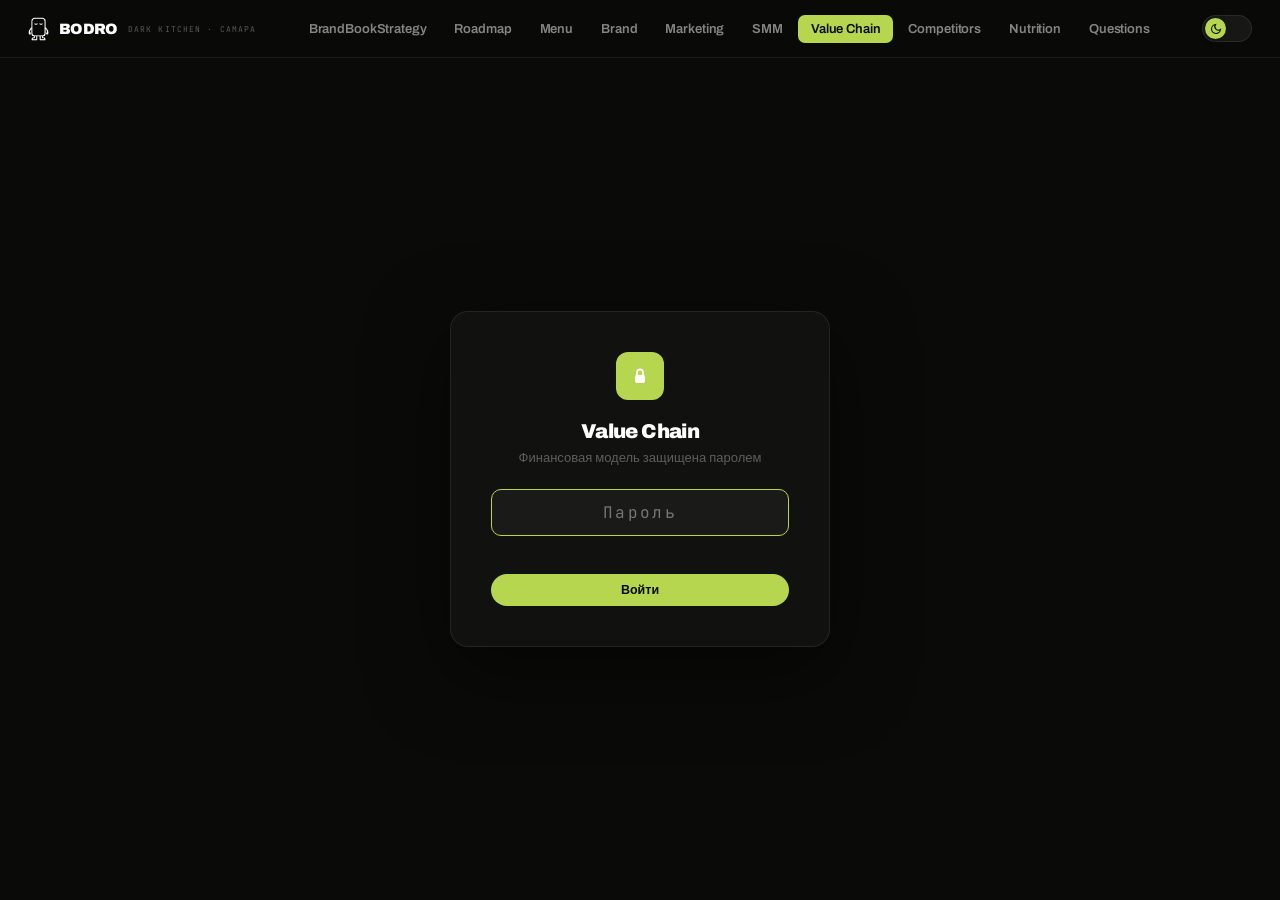
<file: valuechain.html>
<!DOCTYPE html>
<html lang="ru">
<head>
<meta charset="UTF-8">
<meta name="viewport" content="width=device-width, initial-scale=1.0">
<link rel="stylesheet" href="site-nav.css">
<script src="site-nav.js" defer></script>
<script>(function(){if(localStorage.getItem('bodro-theme')==='light')document.documentElement.setAttribute('data-theme','light');})();</script>
<title>Value Chain — BODRO</title>
<link href="https://fonts.googleapis.com/css2?family=Archivo:wght@400;600;700;900&family=JetBrains+Mono:wght@400;500;700&display=swap" rel="stylesheet">
<style>
*,*::before,*::after{box-sizing:border-box;margin:0;padding:0;}
html{overflow-x:hidden;}
:root{
  --black:#0A0A08;--black-2:#111110;--sand:#F2EDE5;--lime:#B5D64E;--white:#FFFFFF;
  --line:rgba(255,255,255,.08);--sub:rgba(255,255,255,.5);--muted:rgba(255,255,255,.32);
  --glass:rgba(255,255,255,.035);--glass-2:rgba(255,255,255,.06);
  --red:#EF4444;--green:#22C55E;--blue:#3B82F6;--amber:#F59E0B;
  --gs:0 24px 60px rgba(0,0,0,.4);--mono:'JetBrains Mono',monospace;--ink:#0A0A08;
}
body{font-family:'Archivo',sans-serif;background:var(--black);color:var(--white);padding-top:58px;overflow-x:hidden;transition:background .25s,color .25s;}
[data-theme="light"]{--black:#FFFFFF;--black-2:#F5F3EF;--bg:#FFFFFF;--white:#0A0A08;--line:rgba(10,10,8,.1);--sub:rgba(10,10,8,.55);--muted:rgba(10,10,8,.4);--glass:rgba(10,10,8,.03);--glass-2:rgba(10,10,8,.055);--gb:rgba(10,10,8,.03);--gs:0 18px 40px rgba(10,10,8,.08);--bodro:#0A0A08;}
[data-theme="light"] body{background:#FAFAF8;}
[data-theme="light"] .card,
[data-theme="light"] .formula-card,
[data-theme="light"] .kpi-stat,
[data-theme="light"] .insight{background:#fff;border-color:rgba(10,10,8,.11);box-shadow:0 10px 28px rgba(10,10,8,.055);}
[data-theme="light"] .footnote,
[data-theme="light"] .bench,
[data-theme="light"] .param-row.hl,
[data-theme="light"] .sens-row{background:rgba(10,10,8,.025);}
[data-theme="light"] .control input,
[data-theme="light"] .num-input,
[data-theme="light"] .dish-table .rrp-inp,
[data-theme="light"] .dish-table .qty-inp,
[data-theme="light"] .lock-inp{background:#fff;border-color:rgba(10,10,8,.12);}
.u-nav{transition:background .25s,border-color .25s;}
[data-theme="light"] .u-nav{background:rgba(255,255,255,.85);}
.theme-toggle{position:relative;display:flex;align-items:center;width:50px;height:27px;border-radius:20px;background:var(--glass-2);border:1px solid var(--line);cursor:pointer;flex-shrink:0;padding:0;}
.tt-knob{position:absolute;top:2px;left:2px;width:21px;height:21px;border-radius:50%;background:var(--lime);display:flex;align-items:center;justify-content:center;transition:transform .25s cubic-bezier(.4,0,.2,1);box-shadow:0 2px 6px rgba(0,0,0,.25);}
.tt-knob svg{width:12px;height:12px;stroke:var(--ink);}
[data-theme="light"] .tt-knob{transform:translateX(23px);}
[data-theme="light"] .u-logo img{filter:invert(1);}

/* NAV */
.u-nav{position:fixed;top:0;left:0;right:0;width:100%;max-width:100vw;overflow:hidden;z-index:900;height:58px;display:flex;align-items:center;gap:20px;padding:0 28px;background:rgba(10,10,8,.85);backdrop-filter:blur(28px) saturate(200%);-webkit-backdrop-filter:blur(28px) saturate(200%);border-bottom:1px solid var(--line);}
.u-logo{display:flex;align-items:center;gap:10px;text-decoration:none;flex-shrink:0;}
.u-logo img{height:24px;width:auto;display:block;}
.u-wordmark{font-size:15px;font-weight:900;letter-spacing:-.04em;color:var(--white);}
.u-sub{font-family:var(--mono);font-size:8px;color:var(--muted);letter-spacing:.14em;text-transform:uppercase;white-space:nowrap;}
.u-links{flex:1;display:flex;gap:2px;overflow-x:auto;scrollbar-width:none;-ms-overflow-style:none;justify-content:flex-start;min-width:0;}
.u-links::-webkit-scrollbar{display:none;}
.u-link{font-size:13px;font-weight:600;color:var(--sub);text-decoration:none;padding:7px 13px;border-radius:7px;transition:all .15s;letter-spacing:-.01em;white-space:nowrap;flex-shrink:0;}
.u-link:hover{color:var(--white);background:var(--glass-2);}
.u-link.active{color:var(--ink);background:var(--lime);}
@media(min-width:901px){.u-links{justify-content:center;}}

/* PAGE HEAD */
.page-head{background:var(--black-2);color:var(--white);padding:52px 60px 44px;border-bottom:1px solid var(--line);}
.page-eyebrow{display:flex;align-items:center;gap:10px;font-family:var(--mono);font-size:9px;font-weight:700;letter-spacing:.22em;text-transform:uppercase;color:var(--muted);margin-bottom:14px;}
.ey-dot{width:6px;height:6px;border-radius:50%;background:var(--lime);flex-shrink:0;}
.page-title{font-size:clamp(30px,3.6vw,46px);font-weight:900;letter-spacing:-.04em;margin-bottom:8px;}
.page-desc{font-size:14px;color:var(--sub);line-height:1.65;max-width:640px;}

.wrap{padding:28px 40px 90px;max-width:1680px;margin:0 auto;}

/* CARDS */
.card{background:var(--glass);border:1px solid var(--line);border-radius:10px;box-shadow:var(--gs);}
.card-p{padding:20px 22px;}
.sec-label{font-family:var(--mono);font-size:9px;font-weight:700;letter-spacing:.18em;text-transform:uppercase;color:var(--muted);margin-bottom:6px;}
.sec-title{font-size:18px;font-weight:900;letter-spacing:-.01em;margin-bottom:14px;color:var(--white);line-height:1.15;}
.g2{display:grid;grid-template-columns:1fr 1fr;gap:14px;}
.g3{display:grid;grid-template-columns:repeat(3,1fr);gap:12px;}
.g4{display:grid;grid-template-columns:repeat(4,1fr);gap:12px;}
.g5{display:grid;grid-template-columns:repeat(5,1fr);gap:12px;}
.g6{display:grid;grid-template-columns:repeat(6,1fr);gap:12px;}
.mb20{margin-bottom:14px;}
.mono{font-family:var(--mono);}

/* PARAM ROWS */
.param-row{display:grid;grid-template-columns:minmax(180px,1fr) auto;align-items:center;gap:16px;padding:10px 0;border-bottom:1px solid var(--line);}
.param-row:last-child{border-bottom:none;}
.param-row.hl{background:var(--glass-2);border-radius:8px;padding:11px 12px;border-bottom:none;}
.param-name{font-size:13px;font-weight:600;color:var(--white);}
.param-name.strong{font-weight:800;}
.param-hint{font-size:11px;color:var(--muted);display:block;}
.param-val{font-family:var(--mono);font-weight:700;font-size:14px;white-space:nowrap;color:var(--white);}
.sl-wrap{display:grid;grid-template-columns:minmax(150px,1fr) 56px;align-items:center;gap:10px;min-width:230px;}
.sl-wrap input[type=range]{width:100%;accent-color:var(--lime);}
.sl-val{font-family:var(--mono);font-size:13px;font-weight:700;min-width:52px;text-align:right;color:var(--lime);}
input[type=range]{-webkit-appearance:none;height:4px;background:rgba(255,255,255,.14);border-radius:999px;outline:none;cursor:pointer;}
[data-theme="light"] input[type=range]{background:rgba(10,10,8,.16);}
input[type=range]::-webkit-slider-thumb{-webkit-appearance:none;width:17px;height:17px;background:var(--black);border:3px solid var(--lime);border-radius:50%;cursor:pointer;box-shadow:0 1px 5px rgba(0,0,0,.22);}
[data-theme="light"] input[type=range]::-webkit-slider-thumb{background:#fff;border-color:var(--lime);}
.num-input{width:110px;height:38px;padding:7px 10px;border:1.5px solid var(--line);border-radius:8px;font-family:var(--mono);font-size:13px;font-weight:700;text-align:right;background:rgba(255,255,255,.04);color:var(--white);outline:none;transition:border-color .15s;}
.num-input:focus{border-color:var(--lime);}
.fc-tax{font-family:var(--mono);font-size:12px;font-weight:700;color:var(--sub);min-width:64px;text-align:right;}
.input-with-note{display:grid;grid-template-columns:110px 70px;gap:8px;align-items:center;justify-content:end;}
.card-head{display:flex;justify-content:space-between;align-items:flex-start;flex-wrap:wrap;gap:12px;margin-bottom:2px;}

/* DISH TABLE */
.dish-table{width:100%;border-collapse:separate;border-spacing:0;min-width:1280px;}
.dish-table th{position:sticky;top:58px;z-index:2;background:var(--black);font-family:var(--mono);font-size:9px;font-weight:700;text-transform:uppercase;letter-spacing:.06em;color:var(--muted);padding:10px 8px;text-align:right;border-bottom:1.5px solid var(--line);white-space:nowrap;}
[data-theme="light"] .dish-table th{background:#FAFAF8;}
.dish-table th:first-child{text-align:left;}
.dish-table td{padding:8px;border-bottom:1px solid var(--line);font-size:12.5px;text-align:right;white-space:nowrap;color:var(--white);}
.dish-table td:first-child{text-align:left;font-weight:600;white-space:normal;}
.dish-table .cat-chip{display:inline-block;font-family:var(--mono);font-size:8.5px;font-weight:700;letter-spacing:.06em;text-transform:uppercase;color:var(--muted);background:rgba(255,255,255,.05);padding:2px 8px;border-radius:999px;margin-left:8px;}
.dish-table .m{font-family:var(--mono);font-weight:700;}
.dish-table .rrp-inp{width:76px;height:32px;padding:5px 8px;border:1.5px solid var(--line);border-radius:7px;font-family:var(--mono);font-size:13px;font-weight:700;text-align:right;background:rgba(255,255,255,.04);color:var(--white);outline:none;}
.dish-table .rrp-inp:focus{border-color:var(--lime);}
.dish-table .rrp-inp.ovr{border-color:var(--lime);background:rgba(181,214,78,.08);}
.dish-table .qty-inp{width:58px;height:32px;padding:5px 8px;border:1.5px solid var(--line);border-radius:7px;font-family:var(--mono);font-size:13px;font-weight:700;text-align:right;background:rgba(255,255,255,.04);color:var(--white);outline:none;}
.dish-table .qty-inp:focus{border-color:var(--lime);}
.dish-table .price-rec{color:var(--lime);}
.dish-table .risk-tag{display:inline-flex;align-items:center;justify-content:center;min-width:76px;padding:3px 8px;border-radius:999px;font-family:var(--mono);font-size:9px;font-weight:800;letter-spacing:.04em;text-transform:uppercase;}
.risk-ok{background:rgba(34,197,94,.12);color:var(--green);}
.risk-mid{background:rgba(245,158,11,.12);color:var(--amber);}
.risk-bad{background:rgba(239,68,68,.12);color:var(--red);}
.dish-table tr.group-row td{background:var(--black-2);color:var(--lime);font-family:var(--mono);font-size:9.5px;font-weight:700;letter-spacing:.14em;text-transform:uppercase;padding:8px 10px;text-align:left;border-radius:0;}
.dish-table tr.total-row td{background:rgba(255,255,255,.05);font-weight:800;padding:11px 8px;}
.fc-bad{color:var(--red);}
.fc-ok{color:var(--green);}
.fc-mid{color:var(--amber);}

/* KPI */
.kpi-stat{text-align:center;padding:16px 14px;background:var(--glass);border:1px solid var(--line);border-radius:10px;box-shadow:var(--gs);min-height:112px;display:flex;flex-direction:column;justify-content:center;}
.stat-label-sm{font-size:9px;font-weight:700;text-transform:uppercase;letter-spacing:.1em;color:var(--muted);margin-bottom:8px;font-family:var(--mono);}
.kpi-num{font-size:28px;font-weight:900;letter-spacing:-.02em;line-height:1;color:var(--white);}
.kpi-ok{color:var(--green);}
.kpi-bad{color:var(--red);}
.stat-note{font-size:11px;color:var(--sub);margin-top:6px;line-height:1.4;}

/* CONSTRUCTOR */
.formula-strip{display:grid;grid-template-columns:minmax(360px,1fr) minmax(360px,1.05fr) minmax(420px,1.2fr);gap:14px;margin-bottom:14px;align-items:start;}
.formula-card{background:var(--black-2);border:1px solid var(--line);border-radius:10px;padding:18px 20px;box-shadow:var(--gs);}
.formula-main{font-size:26px;font-weight:900;letter-spacing:-.02em;color:var(--white);line-height:1.05;margin:8px 0;white-space:nowrap;}
.formula-main span{color:var(--lime);}
.formula-caption{font-size:12px;line-height:1.55;color:var(--sub);}
.bench-grid{display:grid;grid-template-columns:repeat(4,minmax(0,1fr));gap:8px;margin-top:14px;}
.bench{min-height:68px;padding:10px;border-radius:8px;border:1px solid var(--line);background:var(--glass);display:flex;flex-direction:column;justify-content:center;}
.bench b{display:block;font-family:var(--mono);font-size:15px;margin-bottom:3px;}
.bench small{font-size:10px;color:var(--muted);line-height:1.3;}
.control-grid{display:grid;grid-template-columns:repeat(auto-fit,minmax(132px,1fr));gap:12px;align-items:end;}
.control{padding:0;border-bottom:none;min-width:0;}
.control label{display:flex;align-items:flex-end;min-height:28px;font-size:10px;font-weight:800;color:var(--muted);text-transform:uppercase;letter-spacing:.08em;margin-bottom:6px;font-family:var(--mono);line-height:1.25;}
.control input{width:100%;height:40px;padding:9px 10px;border:1.5px solid var(--line);border-radius:8px;background:rgba(255,255,255,.04);color:var(--white);font-family:var(--mono);font-size:13px;font-weight:700;outline:none;}
.control input:focus{border-color:var(--lime);}
.scale-meter{height:12px;background:var(--glass-2);border-radius:999px;overflow:hidden;margin-top:9px;}
.scale-meter > div{height:100%;background:var(--lime);border-radius:999px;transition:width .25s;}
.insight-list{display:grid;grid-template-columns:repeat(3,1fr);gap:12px;}
.insight{background:var(--glass);border:1px solid var(--line);border-radius:10px;padding:16px 18px;min-height:116px;}
.insight .label{font-family:var(--mono);font-size:9px;font-weight:800;letter-spacing:.12em;text-transform:uppercase;color:var(--muted);margin-bottom:6px;}
.insight .value{font-size:22px;font-weight:900;letter-spacing:-.03em;color:var(--white);line-height:1;}
.insight .hint{font-size:11px;line-height:1.45;color:var(--sub);margin-top:6px;}

/* P&L */
.pl-row{display:flex;justify-content:space-between;align-items:center;padding:9px 14px;border-radius:8px;font-size:13px;}
.pl-row:nth-child(odd){background:rgba(255,255,255,.025);}
.pl-row.pl-total{background:rgba(255,255,255,.06);font-weight:800;font-size:14px;border-radius:10px;margin-top:4px;padding:13px 14px;}
.pl-name{color:var(--sub);font-weight:500;}
.pl-name.strong{color:var(--white);font-weight:700;}
.pl-amount{font-family:var(--mono);font-weight:700;color:var(--white);}

/* COST STRUCTURE */
.cs-row{display:grid;grid-template-columns:190px 1fr 90px 70px;gap:12px;align-items:center;padding:8px 0;border-bottom:1px solid var(--line);}
.cs-row:last-child{border-bottom:none;}
.cs-name{font-size:12.5px;font-weight:600;color:var(--white);}
.cs-bar-outer{height:16px;background:rgba(255,255,255,.05);border-radius:5px;overflow:hidden;}
.cs-bar{height:100%;border-radius:5px;transition:width .4s;}
.cs-amt{font-family:var(--mono);font-size:12px;font-weight:700;text-align:right;color:var(--white);}
.cs-pct{font-family:var(--mono);font-size:12px;font-weight:700;text-align:right;color:var(--sub);}

/* SENSITIVITY */
.sens-row{display:flex;justify-content:space-between;align-items:center;padding:10px 14px;border-radius:10px;margin-bottom:6px;background:var(--glass);border:1px solid var(--line);}
.sens-name{font-size:13px;font-weight:600;color:var(--white);}
.sens-name small{display:block;font-size:11px;color:var(--muted);font-weight:400;}
.sens-val{font-family:var(--mono);font-size:14px;font-weight:800;}

/* SCENARIOS */
.sc-table{width:100%;border-collapse:collapse;}
.sc-table th{font-family:var(--mono);font-size:9px;font-weight:700;text-transform:uppercase;letter-spacing:.08em;color:var(--muted);padding:9px 10px;text-align:right;border-bottom:1.5px solid var(--line);}
.sc-table th:first-child{text-align:left;}
.sc-table td{padding:10px;border-bottom:1px solid var(--line);font-size:13px;text-align:right;font-family:var(--mono);font-weight:600;color:var(--white);}
.sc-table td:first-child{text-align:left;font-family:'Archivo';font-weight:700;}
.sc-table tr.now td{background:rgba(181,214,78,.1);}

/* BUTTONS */
.btn{display:inline-flex;align-items:center;gap:8px;padding:9px 20px;border-radius:999px;font-size:12.5px;font-weight:700;cursor:pointer;border:none;transition:all .15s;font-family:inherit;}
.btn-black{background:var(--lime);color:var(--black);}
.btn-black:hover{background:#c5e56a;}
.btn-ghost{background:transparent;color:var(--white);border:1.5px solid var(--line);}
.btn-ghost:hover{border-color:var(--white);}

.footnote{font-size:11px;color:var(--muted);line-height:1.55;margin-top:12px;padding:10px 12px;background:var(--glass);border-radius:8px;border-left:2px solid var(--line);}
.footnote strong{color:var(--sub);}

/* LOCK */
.lock-screen{min-height:calc(100vh - 58px);display:flex;align-items:center;justify-content:center;padding:24px;}
.lock-card{background:var(--black-2);border:1px solid var(--line);border-radius:18px;padding:40px;width:100%;max-width:380px;text-align:center;box-shadow:0 24px 80px rgba(0,0,0,.5);}
.lock-icon{width:48px;height:48px;background:var(--lime);border-radius:12px;display:flex;align-items:center;justify-content:center;margin:0 auto 20px;}
.lock-title{font-size:20px;font-weight:900;letter-spacing:-.03em;margin-bottom:8px;color:var(--white);}
.lock-sub{font-size:13px;color:var(--muted);margin-bottom:24px;}
.lock-inp{width:100%;border:1.5px solid var(--line);border-radius:10px;padding:12px 14px;font-size:16px;text-align:center;letter-spacing:.15em;outline:none;font-family:var(--mono);margin-bottom:8px;background:rgba(255,255,255,.04);color:var(--white);}
.lock-inp:focus{border-color:var(--lime);}
.lock-err{font-size:12px;color:var(--red);min-height:18px;margin-bottom:12px;}

@media(max-width:1280px){.formula-strip{grid-template-columns:1fr 1fr;}.formula-strip .formula-card:first-child{grid-column:1/-1;}.formula-main{white-space:normal;}}
@media(max-width:1100px){.g2,.g3,.formula-strip{grid-template-columns:1fr;}.formula-strip .formula-card:first-child{grid-column:auto;}.g4,.g5,.g6,.insight-list{grid-template-columns:1fr 1fr;}.control-grid{grid-template-columns:1fr 1fr;}.wrap{padding:26px 20px 80px;}.page-head{padding:44px 20px 36px;}.u-nav{padding:0 20px;}.u-sub{display:none;}.cs-row{grid-template-columns:130px 1fr 80px 56px;}.table-scroll{overflow-x:auto;}}
@media(max-width:640px){.g4,.g5,.g6,.insight-list,.control-grid,.bench-grid{grid-template-columns:1fr;}.formula-main{font-size:24px;}.param-row{grid-template-columns:1fr;}.sl-wrap{min-width:0;}.input-with-note{grid-template-columns:1fr;}}
.table-scroll{overflow-x:auto;border:1px solid var(--line);border-radius:8px;}
.table-scroll .dish-table,.table-scroll .sc-table{border-radius:8px;overflow:hidden;}
</style>
</head>
<body>
<nav class="u-nav">
  <a href="index.html" class="u-logo">
    <img src="images/icon-mascot.png" alt="BODRO">
    <span class="u-wordmark">BODRO</span>
    <span class="u-sub">Dark Kitchen · Самара</span>
  </a>
  <div class="u-links">
    <a href="BrandBookStrategy.html" class="u-link">BrandBookStrategy</a>
    <a href="roadmap.html" class="u-link">Roadmap</a>
    <a href="menu.html" class="u-link">Menu</a>
    <a href="brand.html" class="u-link">Brand</a>
    <a href="marketing.html" class="u-link">Marketing</a>
    <a href="smm.html" class="u-link">SMM</a>
    <a href="valuechain.html" class="u-link active">Value Chain</a>
    <a href="competitor-analysis.html" class="u-link">Competitors</a>
    <a href="nutrition-table.html" class="u-link">Nutrition</a>
    <a href="questions.html" class="u-link">Questions</a>
  </div>
  <button class="theme-toggle" aria-label="Переключить тему" onclick="toggleTheme()">
    <span class="tt-knob">
      <svg id="ttIconSun" viewBox="0 0 24 24" fill="none" stroke="currentColor" stroke-width="2.2" stroke-linecap="round" style="display:none"><circle cx="12" cy="12" r="4"/><path d="M12 2v2M12 20v2M4.93 4.93l1.4 1.4M17.66 17.66l1.4 1.4M2 12h2M20 12h2M4.93 19.07l1.4-1.4M17.66 6.34l1.4-1.4"/></svg>
      <svg id="ttIconMoon" viewBox="0 0 24 24" fill="none" stroke="currentColor" stroke-width="2.2" stroke-linecap="round"><path d="M21 12.79A9 9 0 1111.21 3 7 7 0 0021 12.79z"/></svg>
    </span>
  </button>
</nav>

<!-- LOCK -->
<div class="lock-screen" id="lock">
  <div class="lock-card">
    <div class="lock-icon">
      <svg width="20" height="20" viewBox="0 0 20 20" fill="none"><rect x="5" y="9" width="10" height="8" rx="2" fill="white"/><path d="M7 9V6.5a3 3 0 016 0V9" stroke="white" stroke-width="1.8" fill="none" stroke-linecap="round"/></svg>
    </div>
    <div class="lock-title">Value Chain</div>
    <div class="lock-sub">Финансовая модель защищена паролем</div>
    <input type="password" class="lock-inp" id="vc-pass" placeholder="Пароль" maxlength="20">
    <div class="lock-err" id="vc-err"></div>
    <button class="btn btn-black" style="width:100%;justify-content:center;" onclick="checkPass()">Войти</button>
  </div>
</div>

<!-- CONTENT (injected after auth) -->
<div id="vc-root" style="display:none;"></div>

<script>
'use strict';
const _VC_HASH = '65dad6e7090344b1f7875b9ce52bc92220438350338fe40651fe82ad9f8f6a3e';

async function _sha256(str){
  const buf = await crypto.subtle.digest('SHA-256', new TextEncoder().encode(str));
  return Array.from(new Uint8Array(buf)).map(b=>b.toString(16).padStart(2,'0')).join('');
}
function checkPass(){
  const inp=document.getElementById('vc-pass');
  _sha256(inp.value).then(h=>{
    if(h===_VC_HASH){ sessionStorage.setItem('_vcu','ok'); unlock(); }
    else{
      document.getElementById('vc-err').textContent='Неверный пароль';
      inp.style.borderColor='var(--red)'; inp.select();
      setTimeout(()=>{ inp.style.borderColor=''; document.getElementById('vc-err').textContent=''; },1400);
    }
  });
}
document.getElementById('vc-pass').addEventListener('keydown',e=>{ if(e.key==='Enter') checkPass(); });

/* ══════════════ DATA ══════════════ */
// Себестоимость — из ТК технолога (Себес_оценочный_предварительный_v2)
const DISHES=[
  {id:'borsch',   name:'Борщ с говядиной',                     cat:'Суп',     fc:73,  qty:4},
  {id:'mushsoup', name:'Суп-пюре грибной с курицей',            cat:'Суп',     fc:95,  qty:3},
  {id:'tomsoup',  name:'Суп томатный с печёными перцами',       cat:'Суп',     fc:110, qty:2},
  {id:'grillbul', name:'Куриное филе гриль, булгур, овощи',     cat:'Второе',  fc:65,  qty:5},
  {id:'oladi',    name:'Оладьи куриные из грудки',              cat:'Второе',  fc:64,  qty:3},
  {id:'brizol',   name:'Бризоль куриная с рисом',               cat:'Второе',  fc:45,  qty:3},
  {id:'taglia',   name:'Тальятелле, грудка, сычуанский перец',  cat:'Второе',  fc:91,  qty:4},
  {id:'narsharab',name:'Говядина наршараб, мятый картофель',    cat:'Второе',  fc:110, qty:3},
  {id:'befstrog', name:'Бефстроганов с картофельным пюре',      cat:'Второе',  fc:78,  qty:4},
  {id:'suvidrice',name:'Грудка су-вид в специях, бурый рис',    cat:'Второе',  fc:60,  qty:4},
  {id:'bitochki', name:'Биточки куриные паровые, киноа',        cat:'Второе',  fc:54,  qty:3},
  {id:'veggies',  name:'Овощи бланшированные',                  cat:'Гарнир',  fc:40,  qty:2},
  {id:'mixsalad', name:'Салат-микс зелёный с бальзамиком',      cat:'Салат',   fc:55,  qty:2},
  {id:'vitsalad', name:'Витаминный салат с заправкой кимчи',    cat:'Салат',   fc:32,  qty:2},
  {id:'vinegret', name:'Винегрет с горчичной заправкой',        cat:'Салат',   fc:28,  qty:2},
  {id:'greensuv', name:'Зелёный салат, грудка су-вид, кукуруза',cat:'Салат',   fc:56,  qty:3},
  {id:'syrniki',  name:'Сырники со сметаной',                   cat:'Десерт',  fc:112, qty:4},
  {id:'brownie',  name:'Протеиновый брауни с бананом',          cat:'Десерт',  fc:74,  qty:3},
  {id:'morsvish', name:'Морс из вишни · 500 мл',                cat:'Напиток', fc:48,  qty:4},
  {id:'morssmor', name:'Морс из чёрной смородины · 500 мл',     cat:'Напиток', fc:40,  qty:3},
  {id:'greentea', name:'Зелёный чай холодный с лимоном · 500 мл',cat:'Напиток',fc:13,  qty:4},
  {id:'sweet',    name:'Подсластитель (эритрит + сукралоза) · 100 г',cat:'Добавка',fc:73,qty:1},
];
const DISH_CATS=['Суп','Второе','Гарнир','Салат','Десерт'];
const CAT_MARKUP_DEF={ 'Суп':230, 'Второе':260, 'Гарнир':200, 'Салат':200, 'Десерт':200, 'Напиток':150, 'Добавка':100 };
const CAT_LIST=Object.keys(CAT_MARKUP_DEF);
const MARKET_DEFAULT={population:1173000,segmentPct:9,ordersMonth:4,avgCheck:320,capturePct:1.5};

const LS_KEY='bodro_vc_v2';
let S=null; // state

function clamp(n,min,max){ return Math.min(max,Math.max(min,Number.isFinite(+n)?+n:min)); }
function normalizeChannelShares(state, changed){
  state.yaShare=clamp(state.yaShare,0,100);
  state.dtcShare=clamp(state.dtcShare,0,80);
  const total=state.yaShare+state.dtcShare;
  if(total<=100) return;
  if(changed==='yaShare') state.dtcShare=Math.max(0,100-state.yaShare);
  else if(changed==='dtcShare') state.yaShare=Math.max(0,100-state.dtcShare);
  else {
    state.yaShare=Math.round(state.yaShare/total*100);
    state.dtcShare=100-state.yaShare;
  }
}
function setChannelShare(key,value){
  S[key]=+value||0;
  normalizeChannelShares(S,key);
  calc();
}

function defaultState(){
  return {
    pkg:15, pkgDrink:10,
    markup:{...CAT_MARKUP_DEF},
    over:{},                              // per-dish RRP overrides
    qty:Object.fromEntries(DISHES.map(d=>[d.id,d.qty])),
    ya:28, yaShare:70, dtc:7, dtcShare:20,
    wkend:60,
    capacity:1000, targetFc:32, targetProfit:250000,
    market:{...MARKET_DEFAULT},
    fot:{manager:100000,cook1:60000,cook2:60000,acc:10000},
    fix:{rent:80000,util:25000,mkt:20000,other:15000},
  };
}
function loadState(){
  try{
    const raw=localStorage.getItem(LS_KEY);
    if(!raw) return defaultState();
    const s={...defaultState(),...JSON.parse(raw)};
    s.markup={...CAT_MARKUP_DEF,...(s.markup||{})};
    s.fot={...defaultState().fot,...(s.fot||{})};
    s.fix={...defaultState().fix,...(s.fix||{})};
    s.qty={...defaultState().qty,...(s.qty||{})};
    s.market={...MARKET_DEFAULT,...(s.market||{})};
    s.capacity=clamp(s.capacity,1,5000);
    s.targetFc=clamp(s.targetFc,15,60);
    s.targetProfit=clamp(s.targetProfit,-1000000,5000000);
    normalizeChannelShares(s);
    return s;
  }catch(e){ return defaultState(); }
}
function saveState(){ try{ localStorage.setItem(LS_KEY,JSON.stringify(S)); }catch(e){} }

/* ══════════════ MODEL ══════════════ */
function isDrink(d){ return d.cat==='Напиток'||d.cat==='Добавка'; }
function cogsOf(d){ return d.fc + (isDrink(d)?S.pkgDrink:S.pkg); }
function autoPrice(d){
  const c=cogsOf(d);
  const raw=c*(1+(S.markup[d.cat]||200)/100);
  const r=Math.max(Math.ceil((c+1)/10)*10, Math.round(raw/10)*10); // честное округление до 10 ₽
  return r;
}
function targetPriceForCogs(c, targetFc=S.targetFc){ return Math.ceil((c/(targetFc/100))/10)*10; }
function priceOf(d){ return S.over[d.id]!=null ? S.over[d.id] : autoPrice(d); }

// Полная модель. opts: {qtyScale, yaComm, fotScale, rentScale, fcScale, extraQty}
function computeModel(opts={}){
  const qs=opts.qtyScale??1;
  const yaComm=(opts.yaComm??S.ya)/100;
  normalizeChannelShares(S);
  const dtcDisc=S.dtc/100, yaShare=S.yaShare/100, dtcShare=S.dtcShare/100;
  const b2bShare=Math.max(0,1-yaShare-dtcShare);
  const wtdComm=yaShare*yaComm+dtcShare*dtcDisc+b2bShare*0.10;
  const wf=S.wkend/100;
  const fcScale=opts.fcScale??1;
  let dayPortions=0,dayRev=0,dayCogs=0;
  DISHES.forEach(d=>{
    let q=(S.qty[d.id]||0)*qs;
    dayPortions+=q;
    dayRev+=q*priceOf(d);
    dayCogs+=q*(d.fc*fcScale+(isDrink(d)?S.pkgDrink:S.pkg));
  });
  if(opts.extraQty){ // равномерная добавка порций по среднему чеку
    const avgP=dayPortions>0?dayRev/dayPortions:0, avgC=dayPortions>0?dayCogs/dayPortions:0;
    dayPortions+=opts.extraQty; dayRev+=opts.extraQty*avgP; dayCogs+=opts.extraQty*avgC;
  }
  const monthFactor=22+8*wf;
  const monthPortions=Math.round(dayPortions*monthFactor);
  const revGross=dayRev*monthFactor;
  const commLoss=revGross*wtdComm;
  const revNet=revGross-commLoss;
  const cogsTotal=dayCogs*monthFactor;
  const gp=revNet-cogsTotal;
  const fot=(S.fot.manager+S.fot.cook1+S.fot.cook2+S.fot.acc)*1.3*(opts.fotScale??1);
  const rent=S.fix.rent*(opts.rentScale??1);
  const fixedOther=rent+S.fix.util+S.fix.mkt+S.fix.other;
  const allFixed=fot+fixedOther;
  const ebitda=gp-allFixed;
  const avgCheck=dayPortions>0?dayRev/dayPortions:0;
  const avgCogs=dayPortions>0?dayCogs/dayPortions:0;
  const netPerPortion=avgCheck*(1-wtdComm)-avgCogs;
  const beMonthly=netPerPortion>0?allFixed/netPerPortion:0;
  const beDaily=beMonthly>0?Math.ceil(beMonthly/monthFactor):0;
  const targetDaily=netPerPortion>0?Math.ceil((allFixed+(S.targetProfit||0))/netPerPortion/monthFactor):0;
  return {dayPortions,dayRev,avgCheck,avgCogs,monthPortions,revGross,commLoss,revNet,cogsTotal,gp,fot,rent,fixedOther,allFixed,ebitda,wtdComm,beDaily,targetDaily,netPerPortion,
    gpPct:revNet>0?gp/revNet*100:0, ebitdaPct:revNet>0?ebitda/revNet*100:0,
    foodCostPct:revGross>0?cogsTotal/revGross*100:0, cogsToNetPct:revNet>0?cogsTotal/revNet*100:0};
}
function marketModel(){
  const m=S.market||MARKET_DEFAULT;
  const buyers=(+m.population||0)*(+m.segmentPct||0)/100;
  const portionsMonth=buyers*(+m.ordersMonth||0);
  const portionsDay=portionsMonth/30;
  const revMonth=portionsMonth*(+m.avgCheck||0);
  const captureDay=portionsDay*(+m.capturePct||0)/100;
  const captureMonth=captureDay*30*(+m.avgCheck||0);
  return {buyers,portionsMonth,portionsDay,revMonth,captureDay,captureMonth};
}
function setMarket(key,value){ S.market[key]=+value||0; calc(); }
function setNumber(key,value,min,max){ S[key]=clamp(+value||0,min,max); calc(); }

/* ══════════════ RENDER ══════════════ */
const fmt=n=>(n<0?'–':'')+Math.abs(Math.round(n)).toLocaleString('ru')+' ₽';
const fmtK=n=>(n<0?'–':'')+Math.abs(Math.round(n/1000)).toLocaleString('ru')+'к ₽';

function buildUI(){
  document.getElementById('vc-root').innerHTML=`
<div class="page-head">
  <div class="page-eyebrow"><div class="ey-dot"></div>VALUE CHAIN · SKU PRICE CONSTRUCTOR · CFO VIEW</div>
  <div class="page-title">Конструктор цены и масштаба</div>
  <div class="page-desc">Себестоимость SKU → Food Cost → РРЦ → маржа на порцию → нужный объём продаж → мощность кухни 1 000 блюд/день → оценка рынка Самары. Все вводные крутятся вживую и сохраняются в браузере.</div>
</div>

<div class="wrap">

  <!-- FORMULA -->
  <div class="formula-strip">
    <div class="formula-card">
      <div class="sec-label">Формула из пищёвки</div>
      <div class="formula-main"><span>Food Cost</span> = COGS / РРЦ</div>
      <div class="formula-caption">COGS = себестоимость по ТК + упаковка. Если FC выше 35%, SKU начинает съедать выручку; выше 40% — работаешь на поставщика или нужно менять цену/себестоимость/позицию.</div>
      <div class="bench-grid">
        <div class="bench"><b class="kpi-ok">≤30%</b><small>отлично</small></div>
        <div class="bench"><b class="fc-mid">30–35%</b><small>норма</small></div>
        <div class="bench"><b class="kpi-bad">&gt;35%</b><small>тревога</small></div>
        <div class="bench"><b class="kpi-bad">&gt;40%</b><small>стоп-сигнал</small></div>
      </div>
    </div>
    <div class="formula-card">
      <div class="sec-label">Цели конструктора</div>
      <div class="sec-title">Что хотим получить</div>
      <div class="control-grid">
        <div class="control"><label>Целевой FC, %</label><input type="number" value="${S.targetFc}" min="15" max="60" step="1" oninput="setNumber('targetFc',this.value,15,60)"></div>
        <div class="control"><label>EBITDA цель/мес</label><input type="number" value="${S.targetProfit}" step="50000" oninput="setNumber('targetProfit',this.value,-1000000,5000000)"></div>
        <div class="control"><label>Мощность кухни/день</label><input type="number" value="${S.capacity}" min="1" max="5000" step="50" oninput="setNumber('capacity',this.value,1,5000)"></div>
      </div>
      <div class="footnote">Рекомендованная РРЦ в таблице = COGS / целевой Food Cost, округление вверх до 10 ₽. Это быстрый ответ на вопрос «какая цена должна быть у SKU».</div>
    </div>
    <div class="formula-card">
      <div class="sec-label">Рынок Самары · модель снизу вверх</div>
      <div class="sec-title">Пока нет точной цифры — считаем через допущения</div>
      <div class="control-grid">
        <div class="control"><label>Население</label><input type="number" value="${S.market.population}" step="10000" oninput="setMarket('population',this.value)"></div>
        <div class="control"><label>ЦА, % жителей</label><input type="number" value="${S.market.segmentPct}" step=".5" oninput="setMarket('segmentPct',this.value)"></div>
        <div class="control"><label>Заказов/мес на ЦА</label><input type="number" value="${S.market.ordersMonth}" step=".5" oninput="setMarket('ordersMonth',this.value)"></div>
        <div class="control"><label>Средний чек рынка</label><input type="number" value="${S.market.avgCheck}" step="10" oninput="setMarket('avgCheck',this.value)"></div>
        <div class="control"><label>Наша доля, %</label><input type="number" value="${S.market.capturePct}" step=".1" oninput="setMarket('capturePct',this.value)"></div>
      </div>
      <div class="footnote">Стартовая база: население Самары по переписи 2021 — около 1.17 млн. Остальные поля — управленческие допущения: доля ЦА, частота заказов и чек. Так мы получаем не «магическую цифру рынка», а понятный TAM/SOM-конструктор.</div>
    </div>
  </div>

  <!-- KPI -->
  <div class="g5 mb20">
    <div class="kpi-stat"><div class="stat-label-sm">EBITDA / мес</div><div class="kpi-num" id="kpi_ebitda">—</div><div class="stat-note" id="kpi_ebitda_pct"></div></div>
    <div class="kpi-stat"><div class="stat-label-sm">Точка безубыточности</div><div class="kpi-num" id="kpi_be">—</div><div class="stat-note">порций в день</div></div>
    <div class="kpi-stat"><div class="stat-label-sm">До цели EBITDA</div><div class="kpi-num" id="kpi_target">—</div><div class="stat-note" id="kpi_target_note">порций в день</div></div>
    <div class="kpi-stat"><div class="stat-label-sm">Средний чек</div><div class="kpi-num" id="kpi_check">—</div><div class="stat-note" id="kpi_check_note">по прогнозу продаж</div></div>
    <div class="kpi-stat"><div class="stat-label-sm">Food cost</div><div class="kpi-num" id="kpi_fc">—</div><div class="stat-note">COGS / РРЦ gross · норма &lt;35%</div></div>
  </div>

  <div class="insight-list mb20">
    <div class="insight"><div class="label">Мощность кухни</div><div class="value" id="cap_used">—</div><div class="scale-meter"><div id="cap_bar"></div></div><div class="hint" id="cap_hint">—</div></div>
    <div class="insight"><div class="label">Оценка рынка</div><div class="value" id="market_day">—</div><div class="hint" id="market_hint">—</div></div>
    <div class="insight"><div class="label">Реалистичность цели</div><div class="value" id="real_status">—</div><div class="hint" id="real_hint">—</div></div>
  </div>

  <!-- НАЦЕНКА ПО КАТЕГОРИЯМ + УПАКОВКА -->
  <div class="g2 mb20">
    <div class="card card-p">
      <div class="sec-label">Ценообразование</div>
      <div class="sec-title">Наценка на COGS по категориям</div>
      <div id="markup_rows"></div>
      <div class="footnote">РРЦ = (себес + упаковка) × (1 + наценка), честное округление до 10 ₽ без психологических цен. Цену любого блюда можно переопределить вручную прямо в таблице — она подсветится. <strong>«Сбросить цены»</strong> вернёт расчёт по наценке.</div>
    </div>
    <div class="card card-p">
      <div class="sec-label">Упаковка и объёмы</div>
      <div class="sec-title">Общие параметры</div>
      <div class="param-row">
        <div><span class="param-name">Упаковка — блюдо</span><span class="param-hint">PP-контейнер + стикер</span></div>
        <div class="sl-wrap"><input type="range" min="1" max="50" value="${S.pkg}" oninput="S.pkg=+this.value;calc()" id="sl_pkg"><span class="sl-val" id="lbl_pkg">${S.pkg} ₽</span></div>
      </div>
      <div class="param-row">
        <div><span class="param-name">Упаковка — напиток</span><span class="param-hint">бутылка ПЭТ + этикетка</span></div>
        <div class="sl-wrap"><input type="range" min="1" max="40" value="${S.pkgDrink}" oninput="S.pkgDrink=+this.value;calc()" id="sl_pkgd"><span class="sl-val" id="lbl_pkgd">${S.pkgDrink} ₽</span></div>
      </div>
      <div class="param-row">
        <div><span class="param-name">Выходные — % от буднего объёма</span><span class="param-hint">суббота + воскресенье, 8 дней/мес</span></div>
        <div class="sl-wrap"><input type="range" min="0" max="100" value="${S.wkend}" oninput="S.wkend=+this.value;calc()" id="sl_wkend"><span class="sl-val" id="lbl_wkend">${S.wkend}%</span></div>
      </div>
      <div class="param-row hl">
        <div><span class="param-name strong">Порций в день (будни)</span><span class="param-hint">сумма прогноза из таблицы блюд</span></div>
        <span class="param-val" id="res_day_portions">—</span>
      </div>
      <div class="param-row hl">
        <div><span class="param-name strong">Порций в месяц</span><span class="param-hint" id="res_month_note">—</span></div>
        <span class="param-val" id="res_month_portions">—</span>
      </div>
    </div>
  </div>

  <!-- ТАБЛИЦА БЛЮД -->
  <div class="card card-p mb20">
    <div class="card-head">
      <div>
        <div class="sec-label">Меню · РРЦ · Прогноз продаж</div>
        <div class="sec-title">Каждая позиция: себес → COGS → РРЦ → Food Cost → маржа</div>
      </div>
      <button class="btn btn-ghost" onclick="resetPrices()">↺ Сбросить цены к наценке</button>
    </div>
    <div class="table-scroll">
      <table class="dish-table" id="dish_table"></table>
    </div>
    <div class="footnote"><strong>Food cost %</strong> = COGS / РРЦ. <strong>РРЦ target</strong> показывает минимальную честную цену под целевой FC. <strong>Вклад</strong> — деньги с порции после средневзвешенной комиссии каналов и COGS; именно он платит ФОТ, аренду и прибыль.</div>
  </div>

  <!-- КАНАЛЫ + РАСХОДЫ -->
  <div class="g2 mb20">
    <div class="card card-p">
      <div class="sec-label">Каналы дистрибуции</div>
      <div class="sec-title">Комиссии и доли</div>
      <div class="param-row">
        <div><span class="param-name">Яндекс.Еда — комиссия</span><span class="param-hint">типичная 25–35%</span></div>
        <div class="sl-wrap"><input type="range" min="15" max="40" value="${S.ya}" oninput="S.ya=+this.value;calc()"><span class="sl-val" id="lbl_ya">${S.ya}%</span></div>
      </div>
      <div class="param-row">
        <div><span class="param-name">Доля Яндекс.Еды в объёме</span></div>
        <div class="sl-wrap"><input type="range" min="0" max="100" value="${S.yaShare}" oninput="setChannelShare('yaShare',this.value)" id="sl_yash"><span class="sl-val" id="lbl_yash">${S.yaShare}%</span></div>
      </div>
      <div class="param-row">
        <div><span class="param-name">DTC — скидка на прямой заказ</span><span class="param-hint">Telegram-бот, подписка</span></div>
        <div class="sl-wrap"><input type="range" min="0" max="20" value="${S.dtc}" oninput="S.dtc=+this.value;calc()"><span class="sl-val" id="lbl_dtc">${S.dtc}%</span></div>
      </div>
      <div class="param-row">
        <div><span class="param-name">Доля DTC в объёме</span></div>
        <div class="sl-wrap"><input type="range" min="0" max="80" value="${S.dtcShare}" oninput="setChannelShare('dtcShare',this.value)" id="sl_dtcsh"><span class="sl-val" id="lbl_dtcsh">${S.dtcShare}%</span></div>
      </div>
      <div class="param-row hl">
        <div><span class="param-name">B2B — остаток объёма</span><span class="param-hint">корп. обеды · комиссия 10%</span></div>
        <span class="param-val" id="lbl_b2b">—</span>
      </div>
      <div class="param-row hl">
        <div><span class="param-name strong">Средневзвешенная комиссия</span></div>
        <span class="param-val" id="lbl_wtdcomm">—</span>
      </div>
    </div>

    <div class="card card-p">
      <div class="sec-label">Постоянные расходы</div>
      <div class="sec-title">ФОТ (×1.3 с налогами) и операционка</div>
      <div class="param-row">
        <div><span class="param-name">Управляющий</span></div>
        <div class="input-with-note"><input type="number" class="num-input" value="${S.fot.manager}" step="5000" oninput="S.fot.manager=+this.value||0;calc()"><span class="fc-tax" id="tax_manager">—</span></div>
      </div>
      <div class="param-row">
        <div><span class="param-name">Повар 1</span></div>
        <div class="input-with-note"><input type="number" class="num-input" value="${S.fot.cook1}" step="5000" oninput="S.fot.cook1=+this.value||0;calc()"><span class="fc-tax" id="tax_cook1">—</span></div>
      </div>
      <div class="param-row">
        <div><span class="param-name">Повар 2</span></div>
        <div class="input-with-note"><input type="number" class="num-input" value="${S.fot.cook2}" step="5000" oninput="S.fot.cook2=+this.value||0;calc()"><span class="fc-tax" id="tax_cook2">—</span></div>
      </div>
      <div class="param-row">
        <div><span class="param-name">Бухгалтер (аутсорс)</span></div>
        <div class="input-with-note"><input type="number" class="num-input" value="${S.fot.acc}" step="1000" oninput="S.fot.acc=+this.value||0;calc()"><span class="fc-tax" id="tax_acc">—</span></div>
      </div>
      <div class="param-row">
        <div><span class="param-name">Аренда помещения</span><span class="param-hint">60–80 м²</span></div>
        <input type="number" class="num-input" value="${S.fix.rent}" step="5000" oninput="S.fix.rent=+this.value||0;calc()">
      </div>
      <div class="param-row">
        <div><span class="param-name">Коммуналка</span><span class="param-hint">свет, вода, газ</span></div>
        <input type="number" class="num-input" value="${S.fix.util}" step="5000" oninput="S.fix.util=+this.value||0;calc()">
      </div>
      <div class="param-row">
        <div><span class="param-name">Маркетинг</span></div>
        <input type="number" class="num-input" value="${S.fix.mkt}" step="5000" oninput="S.fix.mkt=+this.value||0;calc()">
      </div>
      <div class="param-row">
        <div><span class="param-name">Прочие расходы</span></div>
        <input type="number" class="num-input" value="${S.fix.other}" step="5000" oninput="S.fix.other=+this.value||0;calc()">
      </div>
      <div class="param-row hl">
        <div><span class="param-name strong">Постоянные расходы итого</span></div>
        <span class="param-val" id="lbl_fixed">—</span>
      </div>
    </div>
  </div>

  <!-- P&L + СТРУКТУРА ЗАТРАТ -->
  <div class="g2 mb20">
    <div class="card card-p">
      <div class="sec-label">Доходы и расходы · месяц</div>
      <div class="sec-title">P&L Waterfall</div>
      <div id="pl_waterfall"></div>
    </div>
    <div class="card card-p">
      <div class="sec-label">Куда уходит выручка</div>
      <div class="sec-title">Структура затрат · % от выручки gross</div>
      <div id="cost_structure"></div>
      <div class="footnote" id="cs_insight"></div>
    </div>
  </div>

  <!-- ЧУВСТВИТЕЛЬНОСТЬ -->
  <div class="card card-p mb20">
    <div class="sec-label">На что давить · что резать</div>
    <div class="sec-title">Чувствительность EBITDA к рычагам</div>
    <div class="g2" style="gap:10px;" id="sens_grid"></div>
    <div class="footnote">Каждая строка — изменение <strong>одного</strong> параметра при прочих равных. Отсортировано по влиянию на EBITDA/мес: верхние рычаги — приоритет для менеджмента.</div>
  </div>

  <!-- СЦЕНАРИИ -->
  <div class="card card-p mb20">
    <div class="sec-label">Сценарный анализ</div>
    <div class="sec-title">Что если изменить объём продаж?</div>
    <div class="table-scroll"><table class="sc-table" id="sc_table"></table></div>
    <div class="footnote">Микс блюд сохраняется как в прогнозе, масштабируется общий объём. Строка с подсветкой — текущий план.</div>
  </div>

  <!-- ВЫРУЧКА ПО КАТЕГОРИЯМ -->
  <div class="card card-p">
    <div class="sec-label">Разрез по категориям</div>
    <div class="sec-title">Выручка и маржа по группам меню · будний день</div>
    <div class="table-scroll"><table class="sc-table" id="cat_table"></table></div>
  </div>

</div>`;
  renderMarkupRows();
  renderDishTable();
}

function renderMarkupRows(){
  document.getElementById('markup_rows').innerHTML=CAT_LIST.map(c=>`
    <div class="param-row">
      <div><span class="param-name">${c==='Добавка'?'Добавки':c==='Напиток'?'Напитки':c==='Второе'?'Вторые блюда':c==='Суп'?'Супы':c==='Салат'?'Салаты':c==='Гарнир'?'Гарниры':'Десерты'}</span></div>
      <div class="sl-wrap">
        <input type="range" min="50" max="500" step="10" value="${S.markup[c]}" oninput="S.markup['${c}']=+this.value;onMarkupChange();">
        <span class="sl-val" id="mk_${c}">+${S.markup[c]}%</span>
      </div>
    </div>`).join('');
}

function dishRow(d){
  const c=cogsOf(d), p=priceOf(d), ovr=S.over[d.id]!=null;
  return `<tr>
    <td>${d.name}<span class="cat-chip">${d.cat}</span></td>
    <td class="m">${d.fc} ₽</td>
    <td class="m" id="cogs_${d.id}">${c} ₽</td>
    <td class="m price-rec" id="rec_${d.id}">—</td>
    <td><input type="number" class="rrp-inp ${ovr?'ovr':''}" id="rrp_${d.id}" value="${p}" min="1" step="1"
      oninput="S.over['${d.id}']=Math.max(1,+this.value||1);this.classList.add('ovr');calc()"></td>
    <td class="m" id="mg_${d.id}">—</td>
    <td class="m" id="fcp_${d.id}">—</td>
    <td class="m" id="gm_${d.id}">—</td>
    <td class="m" id="net_${d.id}">—</td>
    <td id="risk_${d.id}">—</td>
    <td><input type="number" class="qty-inp" id="qty_${d.id}" value="${S.qty[d.id]||0}" min="0" step="1"
      oninput="S.qty['${d.id}']=Math.max(0,+this.value||0);calc()"></td>
    <td class="m" id="rev_${d.id}">—</td>
  </tr>`;
}

function renderDishTable(){
  const head=`<thead><tr>
    <th>Позиция</th><th>Себес</th><th>COGS</th><th>РРЦ target</th><th>РРЦ ₽</th><th>Маржа ₽</th><th>FC %</th><th>GM %</th><th>Вклад</th><th>Решение</th><th>Продажи/день</th><th>Выручка/день</th>
  </tr></thead>`;
  const dishes=DISHES.filter(d=>DISH_CATS.includes(d.cat));
  const drinks=DISHES.filter(d=>d.cat==='Напиток');
  const extras=DISHES.filter(d=>d.cat==='Добавка');
  document.getElementById('dish_table').innerHTML=head+`<tbody>
    <tr class="group-row"><td colspan="12">Блюда · ${dishes.length} позиций</td></tr>
    ${dishes.map(dishRow).join('')}
    <tr class="group-row"><td colspan="12">Напитки · ${drinks.length} позиции</td></tr>
    ${drinks.map(dishRow).join('')}
    <tr class="group-row"><td colspan="12">Добавки · ${extras.length} позиция</td></tr>
    ${extras.map(dishRow).join('')}
    <tr class="total-row">
      <td>Итого · будний день</td><td></td><td></td>
      <td class="m" id="tot_rec">—</td>
      <td class="m" id="tot_avgcheck">—</td>
      <td class="m" id="tot_margin">—</td>
      <td class="m" id="tot_fcp">—</td>
      <td class="m" id="tot_gm">—</td>
      <td class="m" id="tot_net">—</td>
      <td></td>
      <td class="m" id="tot_qty">—</td>
      <td class="m" id="tot_rev">—</td>
    </tr>
  </tbody>`;
}

function onMarkupChange(){
  CAT_LIST.forEach(c=>{ const el=document.getElementById('mk_'+c); if(el) el.textContent='+'+S.markup[c]+'%'; });
  // обновить авто-цены для непереопределённых позиций
  DISHES.forEach(d=>{
    if(S.over[d.id]==null){
      const inp=document.getElementById('rrp_'+d.id);
      if(inp){ inp.value=autoPrice(d); inp.classList.remove('ovr'); }
    }
  });
  calc();
}

function resetPrices(){
  S.over={};
  DISHES.forEach(d=>{
    const inp=document.getElementById('rrp_'+d.id);
    if(inp){ inp.value=autoPrice(d); inp.classList.remove('ovr'); }
  });
  calc();
}

/* ══════════════ CALC ══════════════ */
function calc(){
  normalizeChannelShares(S);
  const M=computeModel();
  const MM=marketModel();

  // labels
  const set=(id,txt)=>{ const el=document.getElementById(id); if(el) el.textContent=txt; };
  set('lbl_pkg',S.pkg+' ₽'); set('lbl_pkgd',S.pkgDrink+' ₽'); set('lbl_wkend',S.wkend+'%');
  set('lbl_ya',S.ya+'%'); set('lbl_yash',S.yaShare+'%'); set('lbl_dtc',S.dtc+'%'); set('lbl_dtcsh',S.dtcShare+'%');
  const slYash=document.getElementById('sl_yash'), slDtcsh=document.getElementById('sl_dtcsh');
  if(slYash) slYash.value=S.yaShare;
  if(slDtcsh) slDtcsh.value=S.dtcShare;
  const b2b=Math.max(0,100-S.yaShare-S.dtcShare);
  set('lbl_b2b',b2b+'%');
  set('lbl_wtdcomm',(M.wtdComm*100).toFixed(1)+'%');
  set('res_day_portions',Math.round(M.dayPortions));
  set('res_month_portions',M.monthPortions.toLocaleString('ru'));
  set('res_month_note',`${Math.round(M.dayPortions)}×22 будних + ${Math.round(M.dayPortions*S.wkend/100)}×8 выходных`);
  ['manager','cook1','cook2','acc'].forEach(k=>set('tax_'+k,fmt(S.fot[k]*1.3)));
  set('lbl_fixed',fmt(M.allFixed));

  // per-dish computed cells
  let recSum=0, netDay=0;
  DISHES.forEach(d=>{
    const c=cogsOf(d), p=priceOf(d), q=S.qty[d.id]||0;
    const rec=targetPriceForCogs(c), mg=p-c, fcp=p>0?c/p*100:0, gm=p>0?mg/p*100:0;
    const net=p*(1-M.wtdComm)-c;
    recSum+=rec*q; netDay+=net*q;
    set('cogs_'+d.id,c+' ₽');
    set('rec_'+d.id,rec+' ₽');
    const mgEl=document.getElementById('mg_'+d.id);
    if(mgEl){ mgEl.textContent='+'+Math.round(mg)+' ₽'; mgEl.style.color=mg>0?'var(--green)':'var(--red)'; }
    const fcEl=document.getElementById('fcp_'+d.id);
    if(fcEl){ fcEl.textContent=fcp.toFixed(0)+'%'; fcEl.className='m '+(fcp<30?'fc-ok':fcp<=35?'fc-mid':'fc-bad'); }
    const gmEl=document.getElementById('gm_'+d.id);
    if(gmEl){ gmEl.textContent=gm.toFixed(0)+'%'; gmEl.style.color=gm>=65?'var(--green)':gm>=55?'var(--amber)':'var(--red)'; }
    const netEl=document.getElementById('net_'+d.id);
    if(netEl){ netEl.textContent=(net>=0?'+':'')+Math.round(net)+' ₽'; netEl.style.color=net>0?'var(--green)':'var(--red)'; }
    const riskEl=document.getElementById('risk_'+d.id);
    if(riskEl){
      const cls=fcp<=S.targetFc?'risk-ok':fcp<=35?'risk-mid':'risk-bad';
      const txt=fcp<=S.targetFc?'ОК':fcp<=35?'следить':fcp<=40?'поднять':'стоп';
      riskEl.innerHTML=`<span class="risk-tag ${cls}">${txt}</span>`;
    }
    set('rev_'+d.id,fmt(p*q));
  });
  set('tot_qty',Math.round(M.dayPortions));
  set('tot_rev',fmt(M.dayRev));
  set('tot_rec','ø '+Math.round(recSum/Math.max(M.dayPortions,1))+' ₽');
  set('tot_avgcheck','ø '+Math.round(M.avgCheck)+' ₽');
  set('tot_margin','ø +'+Math.round(M.avgCheck-M.avgCogs)+' ₽');
  set('tot_fcp',M.avgCheck>0?Math.round(M.avgCogs/M.avgCheck*100)+'%':'—');
  set('tot_gm',M.avgCheck>0?Math.round((M.avgCheck-M.avgCogs)/M.avgCheck*100)+'%':'—');
  set('tot_net','ø +'+Math.round(netDay/Math.max(M.dayPortions,1))+' ₽');

  // KPI
  const e=document.getElementById('kpi_ebitda');
  if(e){ e.textContent=fmt(M.ebitda); e.className='kpi-num '+(M.ebitda>=0?'kpi-ok':'kpi-bad'); }
  set('kpi_ebitda_pct',(M.ebitdaPct>0?'+':'')+M.ebitdaPct.toFixed(0)+'% от выручки нетто');
  const be=document.getElementById('kpi_be');
  if(be){ be.textContent=M.beDaily>0?M.beDaily:'—'; be.className='kpi-num '+(M.beDaily>0&&M.dayPortions>=M.beDaily?'kpi-ok':'kpi-bad'); }
  const target=document.getElementById('kpi_target');
  if(target){ target.textContent=M.targetDaily>0?M.targetDaily:'—'; target.className='kpi-num '+(M.targetDaily<=S.capacity?'kpi-ok':'kpi-bad'); }
  set('kpi_target_note',fmt(S.targetProfit)+' EBITDA/мес');
  set('kpi_check',Math.round(M.avgCheck)+' ₽');
  const fc=document.getElementById('kpi_fc');
  if(fc){ fc.textContent=M.foodCostPct.toFixed(0)+'%'; fc.className='kpi-num '+(M.foodCostPct<=S.targetFc?'kpi-ok':M.foodCostPct<=35?'':'kpi-bad'); }

  // Capacity and market
  const capPct=M.dayPortions/Math.max(S.capacity,1)*100;
  const targetCapPct=M.targetDaily/Math.max(S.capacity,1)*100;
  set('cap_used',capPct.toFixed(1)+'%');
  set('cap_hint',`${Math.round(M.dayPortions)} из ${S.capacity} блюд/день сейчас. Для цели: ${M.targetDaily} блюд/день (${targetCapPct.toFixed(1)}% мощности).`);
  const capBar=document.getElementById('cap_bar');
  if(capBar){ capBar.style.width=Math.min(100,capPct).toFixed(1)+'%'; capBar.style.background=capPct>100?'var(--red)':capPct>80?'var(--amber)':'var(--lime)'; }
  set('market_day',Math.round(MM.portionsDay).toLocaleString('ru')+' / день');
  set('market_hint',`ЦА ~${Math.round(MM.buyers).toLocaleString('ru')} чел., рынок ~${fmtK(MM.revMonth)}/мес. ${S.market.capturePct}% доли = ${Math.round(MM.captureDay)} порций/день.`);
  const possibleByCap=M.targetDaily<=S.capacity;
  const possibleByMarket=M.targetDaily<=MM.captureDay || M.beDaily<=MM.captureDay;
  const status=possibleByCap?(possibleByMarket?'реально':'нужен спрос'):'упрёмся';
  const rs=document.getElementById('real_status');
  if(rs){ rs.textContent=status; rs.style.color=possibleByCap&&possibleByMarket?'var(--green)':possibleByCap?'var(--amber)':'var(--red)'; }
  set('real_hint', possibleByCap
    ? `Кухня выдерживает цель. Проверь, можешь ли забрать ${Math.max(M.targetDaily,M.beDaily)} порций/день: это ${(Math.max(M.targetDaily,M.beDaily)/Math.max(MM.portionsDay,1)*100).toFixed(2)}% оценочного рынка.`
    : `Цель требует ${M.targetDaily} порций/день, выше текущей мощности ${S.capacity}. Нужна сменность, заготовки или вторая точка.`);

  // P&L waterfall
  const rows=[
    {name:'Выручка (gross)',val:M.revGross,bold:true},
    {name:'— Комиссии каналов ('+(M.wtdComm*100).toFixed(1)+'%)',val:-M.commLoss},
    {name:'Выручка нетто',val:M.revNet,bold:true},
    {name:'— COGS (ингредиенты + упаковка)',val:-M.cogsTotal},
    {name:'Валовая прибыль (GP '+M.gpPct.toFixed(0)+'%)',val:M.gp,bold:true},
    {name:'— ФОТ с налогами',val:-M.fot},
    {name:'— Аренда + коммуналка',val:-(S.fix.rent+S.fix.util)},
    {name:'— Маркетинг + прочее',val:-(S.fix.mkt+S.fix.other)},
    {name:'EBITDA ('+M.ebitdaPct.toFixed(0)+'%)',val:M.ebitda,bold:true,total:true},
  ];
  document.getElementById('pl_waterfall').innerHTML=rows.map(r=>{
    const color=r.total?(r.val>=0?'var(--green)':'var(--red)'):r.val<0?'var(--red)':'var(--white)';
    return `<div class="${r.total?'pl-row pl-total':'pl-row'}">
      <span class="${r.bold?'pl-name strong':'pl-name'}">${r.name}</span>
      <span class="pl-amount" style="color:${color};">${fmt(r.val)}</span>
    </div>`;
  }).join('');

  // Cost structure
  const items=[
    {name:'COGS · продукты + упаковка',val:M.cogsTotal,color:'#B5D64E'},
    {name:'Комиссии каналов',val:M.commLoss,color:'#EF4444'},
    {name:'ФОТ с налогами',val:M.fot,color:'rgba(255,255,255,.55)'},
    {name:'Аренда',val:S.fix.rent,color:'#3B82F6'},
    {name:'Коммуналка',val:S.fix.util,color:'rgba(255,255,255,.32)'},
    {name:'Маркетинг',val:S.fix.mkt,color:'#F59E0B'},
    {name:'Прочее',val:S.fix.other,color:'rgba(255,255,255,.18)'},
  ].sort((a,b)=>b.val-a.val);
  const maxV=Math.max(...items.map(i=>i.val),1);
  document.getElementById('cost_structure').innerHTML=items.map(i=>{
    const pct=M.revGross>0?i.val/M.revGross*100:0;
    return `<div class="cs-row">
      <div class="cs-name">${i.name}</div>
      <div class="cs-bar-outer"><div class="cs-bar" style="width:${Math.max(2,i.val/maxV*100)}%;background:${i.color};"></div></div>
      <div class="cs-amt">${fmtK(i.val)}</div>
      <div class="cs-pct">${pct.toFixed(1)}%</div>
    </div>`;
  }).join('');
  const top3=items.slice(0,3).map(i=>i.name.split(' ·')[0]).join(', ');
  document.getElementById('cs_insight').innerHTML=`Топ-3 статьи: <strong>${top3}</strong> — ${(items.slice(0,3).reduce((s,i)=>s+i.val,0)/Math.max(M.revGross,1)*100).toFixed(0)}% выручки. Остальное (${fmtK(M.ebitda)}) — EBITDA ${M.ebitdaPct.toFixed(0)}%.`;

  // Sensitivity
  const base=M.ebitda;
  const sens=[
    {name:'+10 порций/день',hint:'рост объёма при том же миксе',m:computeModel({extraQty:10})},
    {name:'Доля DTC +10 п.п. вместо Яндекса',hint:'перевод трафика в свой канал',m:(()=>{const s1=S.dtcShare,s2=S.yaShare;S.dtcShare=Math.min(80,s1+10);S.yaShare=Math.max(0,s2-10);const r=computeModel();S.dtcShare=s1;S.yaShare=s2;return r;})()},
    {name:'Комиссия Яндекса −5 п.п.',hint:'переговоры / смена тарифа',m:computeModel({yaComm:Math.max(0,S.ya-5)})},
    {name:'Себестоимость −10%',hint:'закупки, сезонность, ТТК',m:computeModel({fcScale:0.9})},
    {name:'ФОТ −10%',hint:'график смен, аутсорс',m:computeModel({fotScale:0.9})},
    {name:'Аренда −20%',hint:'помещение дальше от центра',m:computeModel({rentScale:0.8})},
    {name:'Цены +5% (все РРЦ)',hint:'проверка эластичности',m:(()=>{const ov={...S.over};DISHES.forEach(d=>{S.over[d.id]=Math.round(priceOf(d)*1.05);});const r=computeModel();S.over=ov;return r;})()},
  ].map(s=>({...s,delta:s.m.ebitda-base})).sort((a,b)=>b.delta-a.delta);
  document.getElementById('sens_grid').innerHTML=sens.map(s=>`
    <div class="sens-row">
      <div class="sens-name">${s.name}<small>${s.hint}</small></div>
      <div class="sens-val" style="color:${s.delta>=0?'var(--green)':'var(--red)'};">${s.delta>=0?'+':''}${fmtK(s.delta)}/мес</div>
    </div>`).join('');

  // Scenarios
  const scales=[0.5,0.75,1,1.25,1.5,2,3];
  document.getElementById('sc_table').innerHTML=`
    <thead><tr><th>Сценарий</th><th>Порций/день</th><th>Загрузка кухни</th><th>Доля рынка</th><th>Выручка gross</th><th>Выручка нетто</th><th>GP</th><th>EBITDA</th><th>EBITDA %</th></tr></thead>
    <tbody>${scales.map(sc=>{
      const m=computeModel({qtyScale:sc});
      const cap=m.dayPortions/Math.max(S.capacity,1)*100;
      const share=m.dayPortions/Math.max(MM.portionsDay,1)*100;
      return `<tr class="${sc===1?'now':''}">
        <td>${sc===1?'Текущий план':'×'+sc}</td>
        <td>${Math.round(m.dayPortions)}</td>
        <td style="color:${cap<=80?'var(--green)':cap<=100?'var(--amber)':'var(--red)'};">${cap.toFixed(1)}%</td>
        <td>${share.toFixed(2)}%</td>
        <td>${fmtK(m.revGross)}</td>
        <td>${fmtK(m.revNet)}</td>
        <td>${fmtK(m.gp)}</td>
        <td style="color:${m.ebitda>=0?'var(--green)':'var(--red)'};">${m.ebitda>=0?'+':''}${fmtK(m.ebitda)}</td>
        <td style="color:${m.ebitda>=0?'var(--green)':'var(--red)'};">${m.ebitdaPct.toFixed(0)}%</td>
      </tr>`;}).join('')}</tbody>`;

  // Category breakdown
  const catAgg={};
  DISHES.forEach(d=>{
    const q=S.qty[d.id]||0, p=priceOf(d), c=cogsOf(d);
    if(!catAgg[d.cat]) catAgg[d.cat]={qty:0,rev:0,cogs:0};
    catAgg[d.cat].qty+=q; catAgg[d.cat].rev+=q*p; catAgg[d.cat].cogs+=q*c;
  });
  document.getElementById('cat_table').innerHTML=`
    <thead><tr><th>Категория</th><th>Порций/день</th><th>Выручка/день</th><th>COGS/день</th><th>Маржа/день</th><th>Маржа %</th></tr></thead>
    <tbody>${CAT_LIST.filter(c=>catAgg[c]&&catAgg[c].qty>0).map(c=>{
      const a=catAgg[c], mg=a.rev-a.cogs, mgp=a.rev>0?mg/a.rev*100:0;
      const label=c==='Второе'?'Вторые блюда':c==='Суп'?'Супы':c==='Салат'?'Салаты':c==='Гарнир'?'Гарниры':c==='Десерт'?'Десерты':c==='Напиток'?'Напитки':'Добавки';
      return `<tr><td>${label}</td><td>${a.qty}</td><td>${fmt(a.rev)}</td><td>${fmt(a.cogs)}</td><td style="color:var(--green);">+${fmt(mg)}</td><td>${mgp.toFixed(0)}%</td></tr>`;}).join('')}</tbody>`;

  saveState();
}

/* ══════════════ BOOT ══════════════ */
function unlock(){
  document.getElementById('lock').style.display='none';
  const root=document.getElementById('vc-root');
  root.style.display='block';
  if(!root.dataset.built){ root.dataset.built='1'; S=loadState(); buildUI(); calc(); }
}
if(sessionStorage.getItem('_vcu')==='ok'){ unlock(); }
else{ setTimeout(()=>document.getElementById('vc-pass').focus(),200); }
</script>
<script>
function updateThemeIcon(){var isLight=document.documentElement.getAttribute('data-theme')==='light';var s=document.getElementById('ttIconSun'),m=document.getElementById('ttIconMoon');if(s&&m){s.style.display=isLight?'block':'none';m.style.display=isLight?'none':'block';}}
function toggleTheme(){var h=document.documentElement;if(h.getAttribute('data-theme')==='light'){h.removeAttribute('data-theme');localStorage.setItem('bodro-theme','dark');}else{h.setAttribute('data-theme','light');localStorage.setItem('bodro-theme','light');}updateThemeIcon();}
updateThemeIcon();
</script>
</body>
</html>
</file>
<file: site-nav.css>
/* Shared mobile navigation for the working BODRO pages. */
.nav-menu-toggle{display:none;align-items:center;justify-content:center;width:34px;height:34px;padding:0;border:1px solid var(--line,rgba(255,255,255,.12));border-radius:8px;background:var(--glass-2,rgba(255,255,255,.06));color:var(--white,#fff);cursor:pointer;flex-shrink:0;}
.nav-menu-toggle svg{width:18px;height:18px;stroke:currentColor;}

@media(max-width:900px){
  .u-nav{overflow:visible!important;}
  .nav-menu-toggle{display:inline-flex;}
  .u-links{display:none!important;position:absolute!important;top:calc(100% + 8px);left:16px!important;right:16px!important;min-width:0!important;max-height:calc(100vh - 84px);padding:8px!important;overflow-y:auto!important;flex-direction:column!important;align-items:stretch!important;justify-content:flex-start!important;background:var(--black-2,#111110)!important;border:1px solid var(--line,rgba(255,255,255,.12))!important;border-radius:8px;box-shadow:0 18px 40px rgba(0,0,0,.28);transform:none!important;z-index:901;}
  .u-links.is-open{display:flex!important;}
  .u-link{width:100%;padding:11px 13px!important;}
}
</file>
